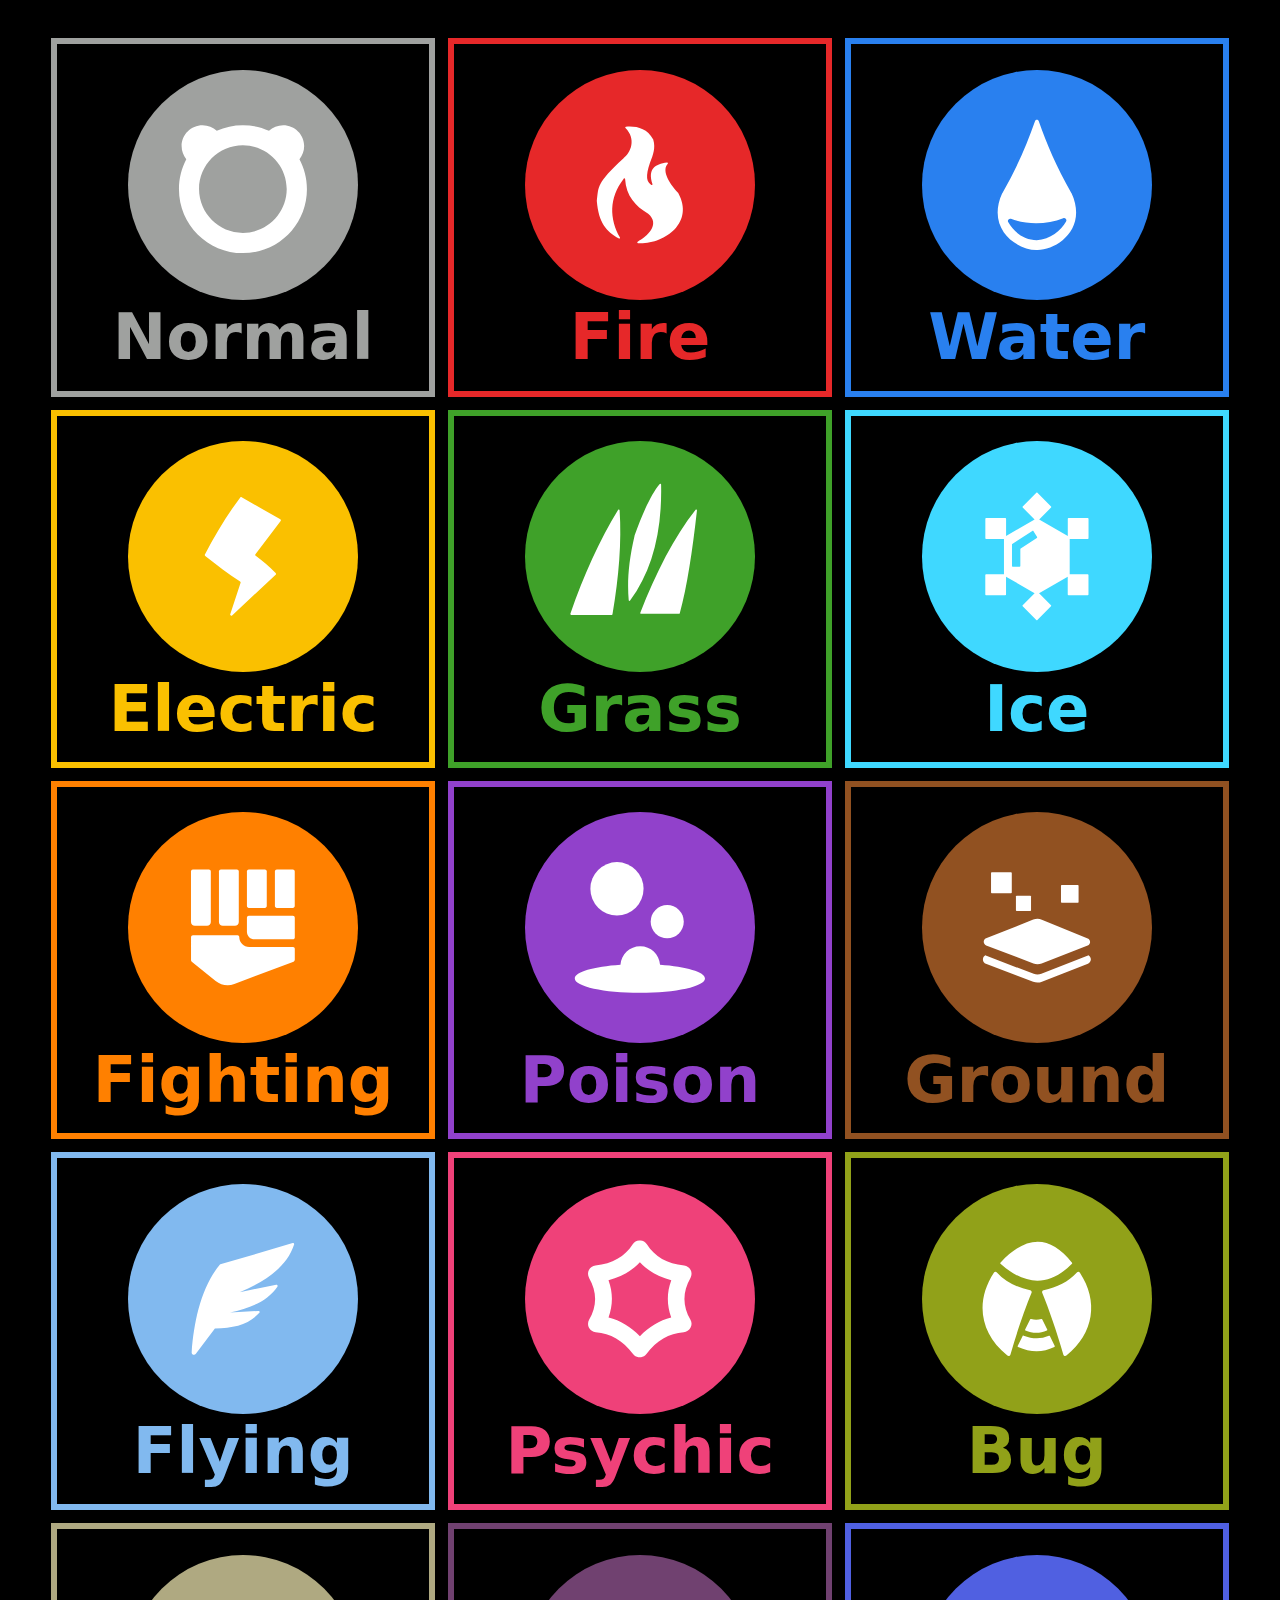
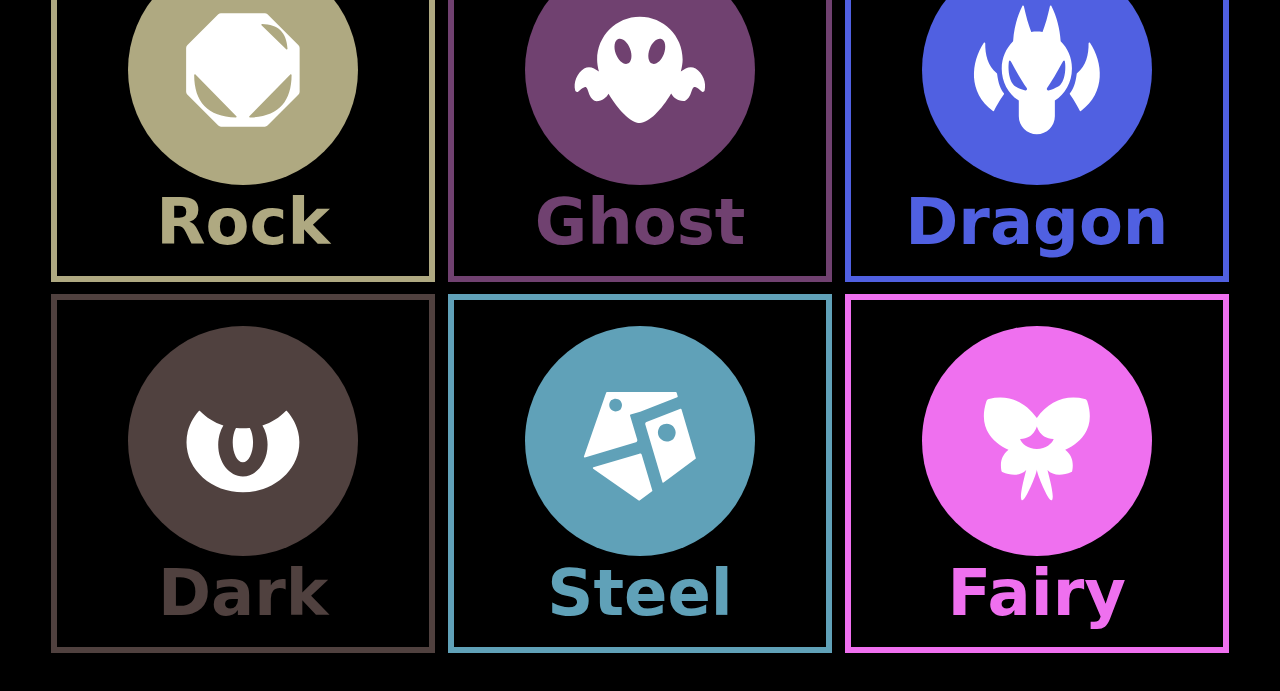
<file: index.html>
<!DOCTYPE html>
<html lang='en'>
<head>
  <meta charset='UTF-8'>
  <meta name='viewport' content='width=device-width, initial-scale=1.0'>
  <title>Gengar's Type Chart</title>
  <!--
  Type Chart data thanks to: https://pokemondb.net/type
  SVG icons thanks to: https://github.com/Elginive/pokemon-type-icons
  -->
  <link rel="icon" href="data:image/svg+xml,<svg xmlns='http://www.w3.org/2000/svg' viewBox='0 0 100 100'><text y='.9em' font-size='90'>😈</text></svg>">
  <link rel='stylesheet' href='style.css'>
</head>
<body>
  <details name='type' class='normal'>
    <summary></summary>
    <div class='details bottom'>
      <div class='scrolldetails'>
        <div class='defending'>
          <div class='strong'>
            <div class='fighting against'></div>
          </div>
          <div class='nothing'>
            <div class='ghost against'></div>
          </div>
        </div>
        <div class='attacking'>
          <div class='weak'>
            <div class='rock against'></div>
            <div class='steel against'></div>
          </div>
          <div class='nothing'>
            <div class='ghost against'></div>
          </div>
        </div>
      </div>
    </div>
  </details>
  <details name='type' class='fire'>
    <summary></summary>
    <div class='details bottom'>
      <div class='scrolldetails'>
        <div class='defending'>
          <div class='strong'>
            <div class='water against'></div>
            <div class='ground against'></div>
            <div class='rock against'></div>
          </div>
          <div class='weak'>
            <div class='fire against'></div>
            <div class='grass against'></div>
            <div class='ice against'></div>
            <div class='bug against'></div>
            <div class='steel against'></div>
            <div class='fairy against'></div>
          </div>
        </div>
        <div class='attacking'>
          <div class='strong'>
            <div class='grass against'></div>
            <div class='ice against'></div>
            <div class='bug against'></div>
            <div class='steel against'></div>
          </div>
          <div class='weak'>
            <div class='fire against'></div>
            <div class='water against'></div>
            <div class='rock against'></div>
            <div class='dragon against'></div>
          </div>
        </div>
      </div>
    </div>
  </details>
  <details name='type' class='water'>
    <summary></summary>
    <div class='details bottom'>
      <div class='scrolldetails'>
        <div class='defending'>
          <div class='strong'>
            <div class='electric against'></div>
            <div class='grass against'></div>
          </div>
          <div class='weak'>
            <div class='fire against'></div>
            <div class='water against'></div>
            <div class='ice against'></div>
            <div class='steel against'></div>
          </div>
        </div>
        <div class='attacking'>
          <div class='strong'>
            <div class='fire against'></div>
            <div class='ground against'></div>
            <div class='rock against'></div>
          </div>
          <div class='weak'>
            <div class='water against'></div>
            <div class='grass against'></div>
            <div class='dragon against'></div>
          </div>
        </div>
      </div>
    </div>
  </details>
  <details name='type' class='electric'>
    <summary></summary>
    <div class='details bottom'>
      <div class='scrolldetails'>
        <div class='defending'>
          <div class='strong'>
            <div class='ground against'></div>
          </div>
          <div class='weak'>
            <div class='electric against'></div>
            <div class='flying against'></div>
            <div class='steel against'></div>
          </div>
        </div>
        <div class='attacking'>
          <div class='strong'>
            <div class='water against'></div>
            <div class='flying against'></div>
          </div>
          <div class='weak'>
            <div class='electric against'></div>
            <div class='grass against'></div>
            <div class='dragon against'></div>
          </div>
          <div class='nothing'>
            <div class='ground against'></div>
          </div>
        </div>
      </div>
    </div>
  </details>
  <details name='type' class='grass'>
    <summary></summary>
    <div class='details bottom'>
      <div class='scrolldetails'>
        <div class='defending'>
          <div class='strong'>
            <div class='fire against'></div>
            <div class='ice against'></div>
            <div class='poison against'></div>
            <div class='flying against'></div>
            <div class='bug against'></div>
          </div>
          <div class='weak'>
            <div class='water against'></div>
            <div class='electric against'></div>
            <div class='grass against'></div>
            <div class='ground against'></div>
          </div>
        </div>
        <div class='attacking'>
          <div class='strong'>
            <div class='water against'></div>
            <div class='ground against'></div>
            <div class='rock against'></div>
          </div>
          <div class='weak'>
            <div class='fire against'></div>
            <div class='grass against'></div>
            <div class='poison against'></div>
            <div class='flying against'></div>
            <div class='bug against'></div>
            <div class='dragon against'></div>
            <div class='steel against'></div>
          </div>
        </div>
      </div>
    </div>
  </details>
  <details name='type' class='ice'>
    <summary></summary>
    <div class='details bottom'>
      <div class='scrolldetails'>
        <div class='defending'>
          <div class='strong'>
            <div class='fire against'></div>
            <div class='fighting against'></div>
            <div class='rock against'></div>
            <div class='steel against'></div>
          </div>
          <div class='weak'>
            <div class='ice against'></div>
          </div>
        </div>
        <div class='attacking'>
          <div class='strong'>
            <div class='grass against'></div>
            <div class='ground against'></div>
            <div class='flying against'></div>
            <div class='dragon against'></div>
          </div>
          <div class='weak'>
            <div class='fire against'></div>
            <div class='water against'></div>
            <div class='ice against'></div>
            <div class='steel against'></div>
          </div>
        </div>
      </div>
    </div>
  </details>
  <details name='type' class='fighting'>
    <summary></summary>
    <div class='details bottom'>
      <div class='scrolldetails'>
        <div class='defending'>
          <div class='strong'>
            <div class='flying against'></div>
            <div class='psychic against'></div>
            <div class='fairy against'></div>
          </div>
          <div class='weak'>
            <div class='bug against'></div>
            <div class='rock against'></div>
            <div class='dark against'></div>
          </div>
        </div>
        <div class='attacking'>
          <div class='strong'>
            <div class='normal against'></div>
            <div class='ice against'></div>
            <div class='rock against'></div>
            <div class='dark against'></div>
            <div class='steel against'></div>
          </div>
          <div class='weak'>
            <div class='poison against'></div>
            <div class='flying against'></div>
            <div class='psychic against'></div>
            <div class='bug against'></div>
            <div class='fairy against'></div>
          </div>
          <div class='nothing'>
            <div class='ghost against'></div>
          </div>
        </div>
      </div>
    </div>
  </details>
  <details name='type' class='poison'>
    <summary></summary>
    <div class='details bottom'>
      <div class='scrolldetails'>
        <div class='defending'>
          <div class='strong'>
            <div class='ground against'></div>
            <div class='psychic against'></div>
          </div>
          <div class='weak'>
            <div class='grass against'></div>
            <div class='fighting against'></div>
            <div class='poison against'></div>
            <div class='bug against'></div>
            <div class='fairy against'></div>
          </div>
        </div>
        <div class='attacking'>
          <div class='strong'>
            <div class='grass against'></div>
            <div class='fairy against'></div>
          </div>
          <div class='weak'>
            <div class='poison against'></div>
            <div class='ground against'></div>
            <div class='rock against'></div>
            <div class='ghost against'></div>
          </div>
          <div class='nothing'>
            <div class='steel against'></div>
          </div>
        </div>
      </div>
    </div>
  </details>
  <details name='type' class='ground'>
    <summary></summary>
    <div class='details bottom'>
      <div class='scrolldetails'>
        <div class='defending'>
          <div class='strong'>
            <div class='water against'></div>
            <div class='grass against'></div>
            <div class='ice against'></div>
          </div>
          <div class='weak'>
            <div class='poison against'></div>
            <div class='rock against'></div>
          </div>
          <div class='nothing'>
            <div class='electric against'></div>
          </div>
        </div>
        <div class='attacking'>
          <div class='strong'>
            <div class='fire against'></div>
            <div class='electric against'></div>
            <div class='poison against'></div>
            <div class='rock against'></div>
            <div class='steel against'></div>
          </div>
          <div class='weak'>
            <div class='grass against'></div>
            <div class='bug against'></div>
          </div>
          <div class='nothing'>
            <div class='flying against'></div>
          </div>
        </div>
      </div>
    </div>
  </details>
  <details name='type' class='flying'>
    <summary></summary>
    <div class='details top'>
      <div class='scrolldetails'>
        <div class='defending'>
          <div class='strong'>
            <div class='electric against'></div>
            <div class='ice against'></div>
            <div class='rock against'></div>
          </div>
          <div class='weak'>
            <div class='grass against'></div>
            <div class='fighting against'></div>
            <div class='bug against'></div>
          </div>
          <div class='nothing'>
            <div class='ground against'></div>
          </div>
        </div>
        <div class='attacking'>
          <div class='strong'>
            <div class='grass against'></div>
            <div class='fighting against'></div>
            <div class='bug against'></div>
          </div>
          <div class='weak'>
            <div class='electric against'></div>
            <div class='rock against'></div>
            <div class='steel against'></div>
          </div>
        </div>
      </div>
    </div>
  </details>
  <details name='type' class='psychic'>
    <summary></summary>
    <div class='details top'>
      <div class='scrolldetails'>
        <div class='defending'>
          <div class='strong'>
            <div class='bug against'></div>
            <div class='ghost against'></div>
            <div class='dark against'></div>
          </div>
          <div class='weak'>
            <div class='fighting against'></div>
            <div class='psychic against'></div>
          </div>
        </div>
        <div class='attacking'>
          <div class='strong'>
            <div class='fighting against'></div>
            <div class='poison against'></div>
          </div>
          <div class='weak'>
            <div class='psychic against'></div>
            <div class='steel against'></div>
          </div>
          <div class='nothing'>
            <div class='dark against'></div>
          </div>
        </div>
      </div>
    </div>
  </details>
  <details name='type' class='bug'>
    <summary></summary>
    <div class='details top'>
      <div class='scrolldetails'>
        <div class='defending'>
          <div class='strong'>
            <div class='fire against'></div>
            <div class='flying against'></div>
            <div class='rock against'></div>
          </div>
          <div class='weak'>
            <div class='grass against'></div>
            <div class='fighting against'></div>
            <div class='ground against'></div>
          </div>
        </div>
        <div class='attacking'>
          <div class='strong'>
            <div class='grass against'></div>
            <div class='psychic against'></div>
            <div class='dark against'></div>
          </div>
          <div class='weak'>
            <div class='fire against'></div>
            <div class='fighting against'></div>
            <div class='poison against'></div>
            <div class='flying against'></div>
            <div class='ghost against'></div>
            <div class='steel against'></div>
            <div class='fairy against'></div>
          </div>
        </div>
      </div>
    </div>
  </details>
  <details name='type' class='rock'>
    <summary></summary>
    <div class='details top'>
      <div class='scrolldetails'>
        <div class='defending'>
          <div class='strong'>
            <div class='water against'></div>
            <div class='grass against'></div>
            <div class='fighting against'></div>
            <div class='ground against'></div>
            <div class='steel against'></div>
          </div>
          <div class='weak'>
            <div class='normal against'></div>
            <div class='fire against'></div>
            <div class='poison against'></div>
            <div class='flying against'></div>
          </div>
        </div>
        <div class='attacking'>
          <div class='strong'>
            <div class='fire against'></div>
            <div class='ice against'></div>
            <div class='flying against'></div>
            <div class='bug against'></div>
          </div>
          <div class='weak'>
            <div class='fighting against'></div>
            <div class='ground against'></div>
            <div class='steel against'></div>
          </div>
        </div>
      </div>
    </div>
  </details>
  <details name='type' class='ghost'>
    <summary></summary>
    <div class='details top'>
      <div class='scrolldetails'>
        <div class='defending'>
          <div class='strong'>
            <div class='ghost against'></div>
            <div class='dark against'></div>
          </div>
          <div class='weak'>
            <div class='poison against'></div>
            <div class='bug against'></div>
          </div>
          <div class='nothing'>
            <div class='normal against'></div>
            <div class='fighting against'></div>
          </div>
        </div>
        <div class='attacking'>
          <div class='strong'>
            <div class='psychic against'></div>
            <div class='ghost against'></div>
          </div>
          <div class='weak'>
            <div class='dark against'></div>
          </div>
          <div class='nothing'>
            <div class='normal against'></div>
          </div>
        </div>
      </div>
    </div>
  </details>
  <details name='type' class='dragon'>
    <summary></summary>
    <div class='details top'>
      <div class='scrolldetails'>
        <div class='defending'>
          <div class='strong'>
            <div class='ice against'></div>
            <div class='dragon against'></div>
            <div class='fairy against'></div>
          </div>
          <div class='weak'>
            <div class='fire against'></div>
            <div class='water against'></div>
            <div class='electric against'></div>
            <div class='grass against'></div>
          </div>
        </div>
        <div class='attacking'>
          <div class='strong'>
            <div class='dragon against'></div>
          </div>
          <div class='weak'>
            <div class='steel against'></div>
          </div>
          <div class='nothing'>
            <div class='fairy against'></div>
          </div>
        </div>
      </div>
    </div>
  </details>
  <details name='type' class='dark'>
    <summary></summary>
    <div class='details top'>
      <div class='scrolldetails'>
        <div class='defending'>
          <div class='strong'>
            <div class='fighting against'></div>
            <div class='bug against'></div>
            <div class='fairy against'></div>
          </div>
          <div class='weak'>
            <div class='ghost against'></div>
            <div class='dark against'></div>
          </div>
          <div class='nothing'>
            <div class='psychic against'></div>
          </div>
        </div>
        <div class='attacking'>
          <div class='strong'>
            <div class='psychic against'></div>
            <div class='ghost against'></div>
          </div>
          <div class='weak'>
            <div class='fighting against'></div>
            <div class='dark against'></div>
            <div class='fairy against'></div>
          </div>
        </div>
      </div>
    </div>
  </details>
  <details name='type' class='steel'>
    <summary></summary>
    <div class='details top'>
      <div class='scrolldetails'>
        <div class='defending'>
          <div class='strong'>
            <div class='fire against'></div>
            <div class='fighting against'></div>
            <div class='ground against'></div>
          </div>
          <div class='weak'>
            <div class='normal against'></div>
            <div class='grass against'></div>
            <div class='ice against'></div>
            <div class='flying against'></div>
            <div class='psychic against'></div>
            <div class='bug against'></div>
            <div class='rock against'></div>
            <div class='dragon against'></div>
            <div class='steel against'></div>
            <div class='fairy against'></div>
          </div>
          <div class='nothing'>
            <div class='poison against'></div>
          </div>
        </div>
        <div class='attacking'>
          <div class='strong'>
            <div class='ice against'></div>
            <div class='rock against'></div>
            <div class='fairy against'></div>
          </div>
          <div class='weak'>
            <div class='fire against'></div>
            <div class='water against'></div>
            <div class='electric against'></div>
            <div class='steel against'></div>
          </div>
        </div>
      </div>
    </div>
  </details>
  <details name='type' class='fairy'>
    <summary></summary>
    <div class='details top'>
      <div class='scrolldetails'>
        <div class='defending'>
          <div class='strong'>
            <div class='poison against'></div>
            <div class='steel against'></div>
          </div>
          <div class='weak'>
            <div class='fighting against'></div>
            <div class='bug against'></div>
            <div class='dark against'></div>
          </div>
          <div class='nothing'>
            <div class='dragon against'></div>
          </div>
        </div>
        <div class='attacking'>
          <div class='strong'>
            <div class='fighting against'></div>
            <div class='dragon against'></div>
            <div class='dark against'></div>
          </div>
          <div class='weak'>
            <div class='fire against'></div>
            <div class='poison against'></div>
            <div class='steel against'></div>
          </div>
        </div>
      </div>
    </div>
  </details>
</body>
</html>
</file>
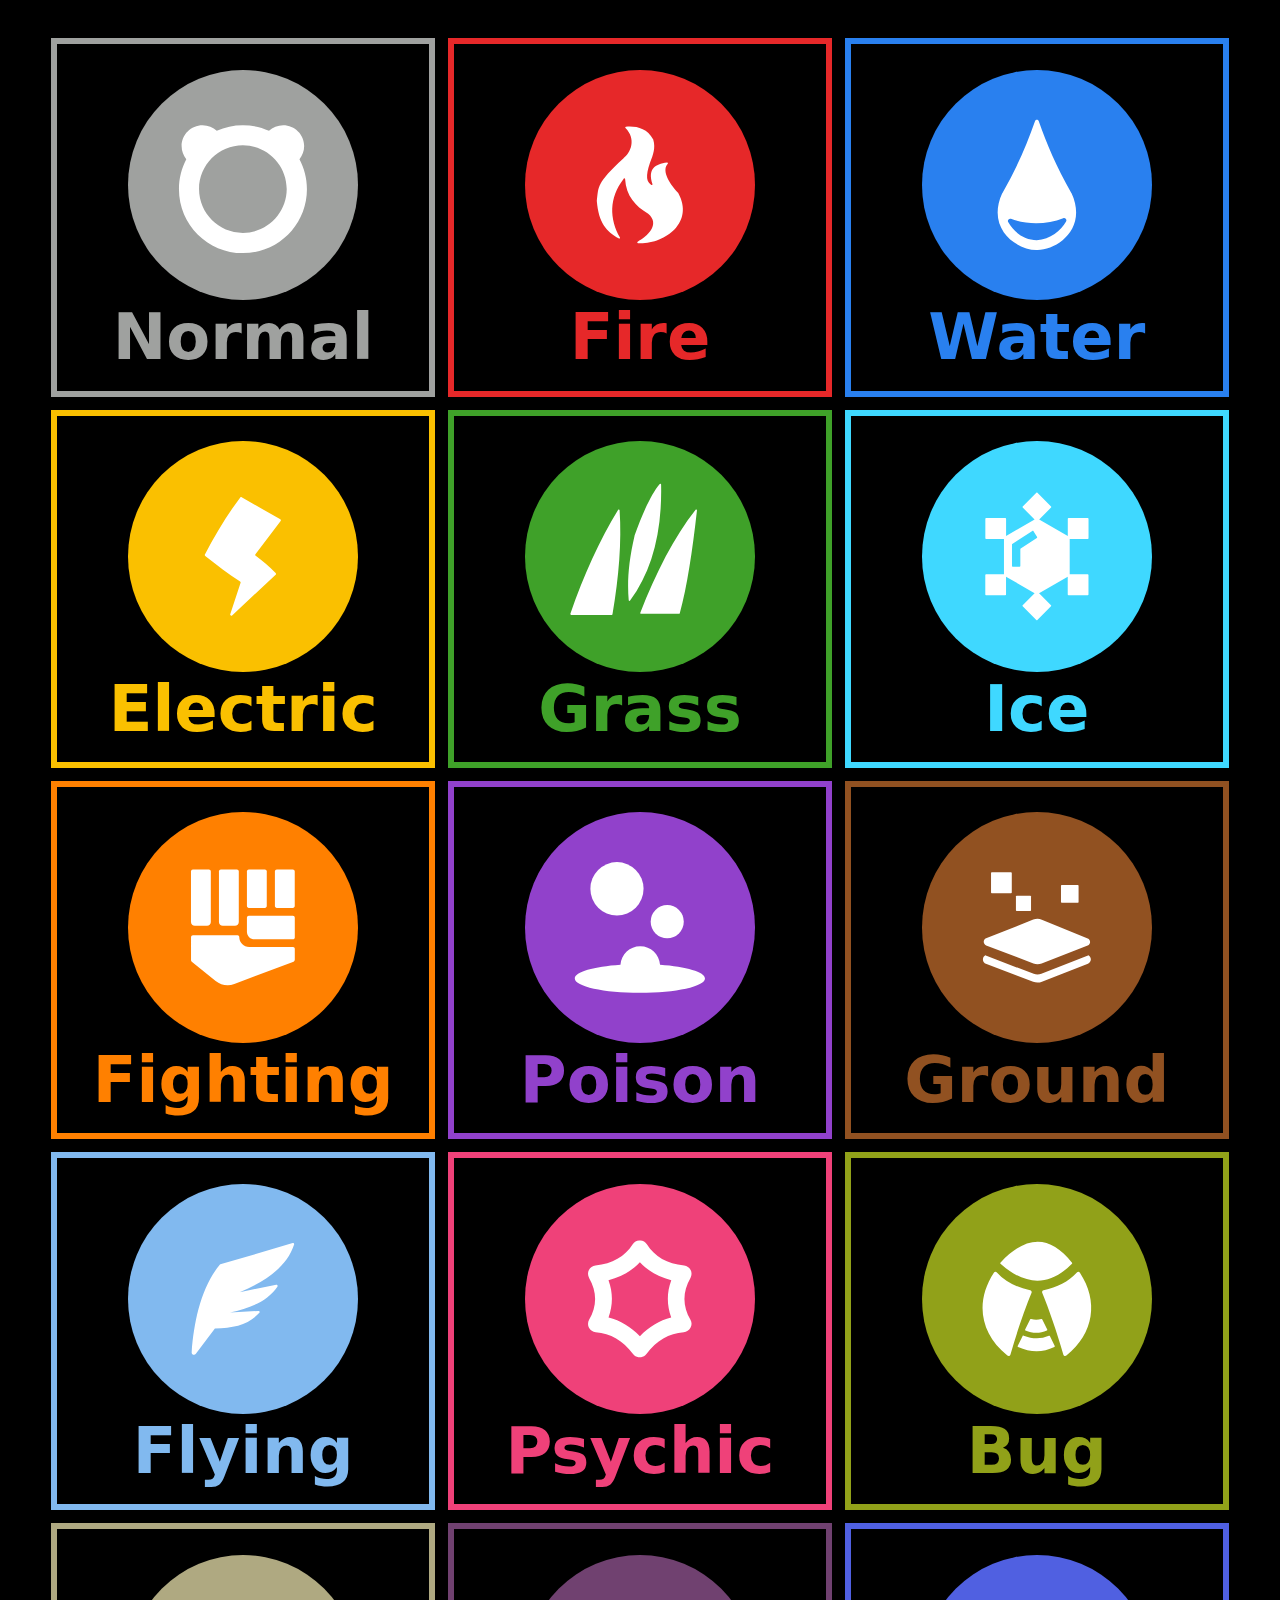
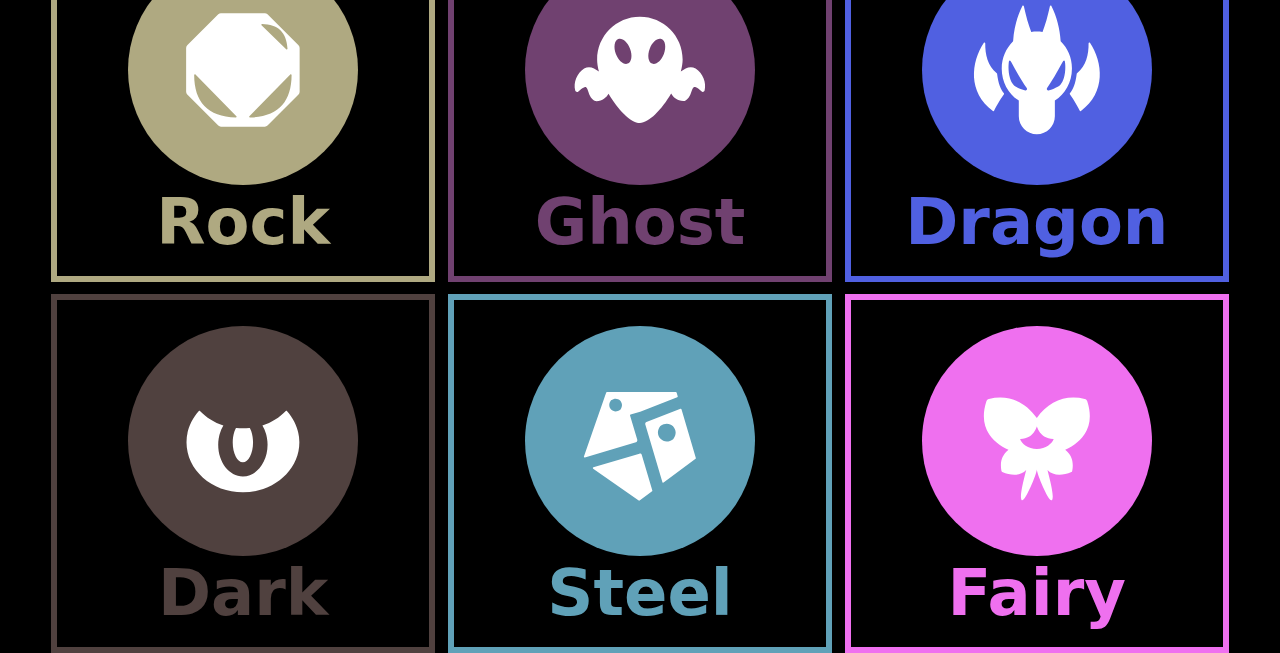
<file: docs/index.html>
<!DOCTYPE html>
<html lang='en'>
<head>
  <meta charset='UTF-8'>
  <meta name='viewport' content='width=device-width, initial-scale=1.0'>
  <title>Gengar's Type Chart</title>
  <!--
  Type Chart data thanks to: https://pokemondb.net/type
  SVG icons thanks to: https://github.com/Elginive/pokemon-type-icons
  -->
  <link rel="icon" href="data:image/svg+xml,<svg xmlns='http://www.w3.org/2000/svg' viewBox='0 0 100 100'><text y='.9em' font-size='90'>😈</text></svg>">
  <style>
*, *::before, *::after {
    box-sizing: border-box;
    font-family: system-ui;
}
body { 
    margin: 0; padding: 0;
    background: black;
    overscroll-behavior: contain;
}
main, section, aside {
    position: absolute;
    top: 0; left: 0;
}
main, section {
    padding-top: 3dvw;
    display: flex;
    flex-direction: row;
    flex-wrap: wrap;
    justify-content: center;
    gap: 1dvw;
}
section {
    display: none;
    --first-name: var(--name);
    --first-color: var(--color);
}
section:target, section:has(aside:target) {
    display: flex;
}
aside {
    display: none;
    width: 100dvw;
    height: 100dvh;
    border: 3dvw solid black;
    padding: 1dvw;
    background: linear-gradient(to bottom right, var(--first-color), var(--color));
    color: white;
    --type: var(--first-name) '/' var(--name)  
}
aside.only {
    --type: var(--first-name)
}
aside:target {
    display: block;
}
a.type {
    display: block;
    text-decoration: none;
    width: 30dvw; height: 28dvw;
    border: 0.5dvw solid var(--color);
    background-color: black;
    color: var(--color);
}
a.type.only {
    background-color: var(--color);
    color: white;
}
a.type::before {
    content: "";
    display: block;
    background-image: var(--icon);
    background-repeat: no-repeat;
    background-position: center;
    background-size: 18dvw;
    width: 20dvw; height: 18dvw;
    margin: 2dvw auto;
}
a.type::after {
    content: var(--name);
    display: block;
    text-align: center;
    font-weight: bold;
    font-size: 5dvw;
    margin-top: -2dvw;
}
a.reset {
    position: absolute;
    display: block;
    top: 1dvw; right: 1dvw;
    width: 6dvw; height: 6dvw;
    background-image: url("data:image/svg+xml,<svg version='1.1' xmlns='http://www.w3.org/2000/svg' viewBox='0 0 64 64'><rect width='64' height='64' fill='black'/><path d='M 12 12 L 52 52 M 52 12 L 12 52' stroke='red' stroke-width='8' stroke-linecap='round'/></svg>");
    background-size: cover;
}
div.defending, div.attacking {
    filter: drop-shadow(0 0 1px black);
}
div.defending::before { content: 'Against ' var(--type) ' Pokémon, these attacks are:' }
div.attacking::before { content: var(--type) ' moves against other Pokémon are:' }
div.defending::before, div.attacking::before {
    display: block;
    color: white;
    font-weight: bold;
    font-size: 3dvw;
    margin-bottom: 2dvw;
}
div.attacking {
    margin-top: 3dvw;
    padding-top: 1dvw;
    border-top: 0.5dvw solid white;
}
div.attacking>div, div.defending>div {
    padding: 1dvw;
    margin-top: 1dvw;
}
div.x400::before { content: "“Super Effective” (quadruple damage)"; }
div.x200::before { content: "“Super Effective” (double damage)"; }
div.x50::before { content: "“Not Very Effective” (half damage)";}
div.x25::before { content: "“Not Very Effective” (quarter damage)";}
div.x0::before { content: "“Have No Effect” (no damage)"; }
div.x400::before, div.x200::before, div.x50::before, div.x25::before, div.x0::before {
    display: block;
    color: white;
    margin-top: -1dvw;
    font-size: 3dvw;
}
a.move {
    display: inline-block;
    width: 14dvw; height: 14dvw;
    background-color: black;
    text-decoration: none;
    margin: 2px 0; padding: 0;
}
a.move::before {
    content: "";
    display: block;
    background-image: var(--icon);
    background-repeat: no-repeat;
    background-position: center;
    background-size: 9dvw;
    width: 9dvw; height: 9dvw;
    margin: 1dvw auto;
}
a.move::after {
    content: var(--name);
    color: var(--color);
    display: block;
    text-align: center;
    font-weight: bold;
    font-size: 2.5dvw;
    margin-top: -1dvw;
}
.normal {
    --name: 'Normal';
    --color: #9fa19f;
    --icon: url([data-uri])
}
.fire {
    --name: 'Fire';
    --color: #e62829;
    --icon: url([data-uri])
}
.water {
    --name: 'Water';
    --color: #2980ef;
    --icon: url([data-uri])
}
.electric {
    --name: 'Electric';
    --color: #fac000;
    --icon: url([data-uri])
}
.grass {
    --name: 'Grass';
    --color: #3fa129;
    --icon: url([data-uri])
}
.ice {
    --name: 'Ice';
    --color: #3fd8ff;
    --icon: url([data-uri])
}
.fighting {
    --name: 'Fighting';
    --color: #ff8000;
    --icon: url([data-uri])
}
.poison {
    --name: 'Poison';
    --color: #9141cb;
    --icon: url([data-uri])
}
.ground {
    --name: 'Ground';
    --color: #915121;
    --icon: url([data-uri])
}
.flying {
    --name: 'Flying';
    --color: #81b9ef;
    --icon: url([data-uri])
}
.psychic {
    --name: 'Psychic';
    --color: #ef4179;
    --icon: url([data-uri])
}
.bug {
    --name: 'Bug';
    --color: #91a119;
    --icon: url([data-uri])
}
.rock {
    --name: 'Rock';
    --color: #afa981;
    --icon: url([data-uri])
}
.ghost {
    --name: 'Ghost';
    --color: #704170;
    --icon: url([data-uri])
}
.dragon {
    --name: 'Dragon';
    --color: #5060e1;
    --icon: url([data-uri])
}
.dark {
    --name: 'Dark';
    --color: #50413f;
    --icon: url([data-uri])
}
.steel {
    --name: 'Steel';
    --color: #60a1b8;
    --icon: url([data-uri])
}
.fairy {
    --name: 'Fairy';
    --color: #ef70ef;
    --icon: url([data-uri])
}
  </style>
</head>
<body>
<main>
  <a class='normal type' href='#normal'></a>
  <a class='fire type' href='#fire'></a>
  <a class='water type' href='#water'></a>
  <a class='electric type' href='#electric'></a>
  <a class='grass type' href='#grass'></a>
  <a class='ice type' href='#ice'></a>
  <a class='fighting type' href='#fighting'></a>
  <a class='poison type' href='#poison'></a>
  <a class='ground type' href='#ground'></a>
  <a class='flying type' href='#flying'></a>
  <a class='psychic type' href='#psychic'></a>
  <a class='bug type' href='#bug'></a>
  <a class='rock type' href='#rock'></a>
  <a class='ghost type' href='#ghost'></a>
  <a class='dragon type' href='#dragon'></a>
  <a class='dark type' href='#dark'></a>
  <a class='steel type' href='#steel'></a>
  <a class='fairy type' href='#fairy'></a>
</main>
<section id='normal' class='normal'>
  <a class='normal only type' href='#normal-normal'></a>
  <aside id='normal-normal' class='normal only'>
    <div class='defending'>
      <div class='x200'>
        <a class='fighting move' href='#fighting-fighting'></a>
      </div>
      <div class='x0'>
        <a class='ghost move' href='#ghost-ghost'></a>
      </div>
    </div>
    <div class='attacking'>
      <div class='x50'>
        <a class='rock move' href='#rock-rock'></a>
        <a class='steel move' href='#steel-steel'></a>
      </div>
      <div class='x0'>
        <a class='ghost move' href='#ghost-ghost'></a>
      </div>
    </div>
    <a class='reset' href='#'></a>
  </aside>
  <a class='fire type' href='#normal-fire'></a>
  <aside id='normal-fire' class='fire'>
    <div class='defending'>
      <div class='x200'>
        <a class='water move' href='#water-water'></a>
        <a class='fighting move' href='#fighting-fighting'></a>
        <a class='ground move' href='#ground-ground'></a>
        <a class='rock move' href='#rock-rock'></a>
      </div>
      <div class='x50'>
        <a class='fire move' href='#fire-fire'></a>
        <a class='grass move' href='#grass-grass'></a>
        <a class='ice move' href='#ice-ice'></a>
        <a class='bug move' href='#bug-bug'></a>
        <a class='steel move' href='#steel-steel'></a>
        <a class='fairy move' href='#fairy-fairy'></a>
      </div>
      <div class='x0'>
        <a class='ghost move' href='#ghost-ghost'></a>
      </div>
    </div>
    <a class='reset' href='#'></a>
  </aside>
  <a class='water type' href='#normal-water'></a>
  <aside id='normal-water' class='water'>
    <div class='defending'>
      <div class='x200'>
        <a class='electric move' href='#electric-electric'></a>
        <a class='grass move' href='#grass-grass'></a>
        <a class='fighting move' href='#fighting-fighting'></a>
      </div>
      <div class='x50'>
        <a class='fire move' href='#fire-fire'></a>
        <a class='water move' href='#water-water'></a>
        <a class='ice move' href='#ice-ice'></a>
        <a class='steel move' href='#steel-steel'></a>
      </div>
      <div class='x0'>
        <a class='ghost move' href='#ghost-ghost'></a>
      </div>
    </div>
    <a class='reset' href='#'></a>
  </aside>
  <a class='electric type' href='#normal-electric'></a>
  <aside id='normal-electric' class='electric'>
    <div class='defending'>
      <div class='x200'>
        <a class='fighting move' href='#fighting-fighting'></a>
        <a class='ground move' href='#ground-ground'></a>
      </div>
      <div class='x50'>
        <a class='electric move' href='#electric-electric'></a>
        <a class='flying move' href='#flying-flying'></a>
        <a class='steel move' href='#steel-steel'></a>
      </div>
      <div class='x0'>
        <a class='ghost move' href='#ghost-ghost'></a>
      </div>
    </div>
    <a class='reset' href='#'></a>
  </aside>
  <a class='grass type' href='#normal-grass'></a>
  <aside id='normal-grass' class='grass'>
    <div class='defending'>
      <div class='x200'>
        <a class='fire move' href='#fire-fire'></a>
        <a class='ice move' href='#ice-ice'></a>
        <a class='fighting move' href='#fighting-fighting'></a>
        <a class='poison move' href='#poison-poison'></a>
        <a class='flying move' href='#flying-flying'></a>
        <a class='bug move' href='#bug-bug'></a>
      </div>
      <div class='x50'>
        <a class='water move' href='#water-water'></a>
        <a class='electric move' href='#electric-electric'></a>
        <a class='grass move' href='#grass-grass'></a>
        <a class='ground move' href='#ground-ground'></a>
      </div>
      <div class='x0'>
        <a class='ghost move' href='#ghost-ghost'></a>
      </div>
    </div>
    <a class='reset' href='#'></a>
  </aside>
  <a class='ice type' href='#normal-ice'></a>
  <aside id='normal-ice' class='ice'>
    <div class='defending'>
      <div class='x400'>
        <a class='fighting move' href='#fighting-fighting'></a>
      </div>
      <div class='x200'>
        <a class='fire move' href='#fire-fire'></a>
        <a class='rock move' href='#rock-rock'></a>
        <a class='steel move' href='#steel-steel'></a>
      </div>
      <div class='x50'>
        <a class='ice move' href='#ice-ice'></a>
      </div>
      <div class='x0'>
        <a class='ghost move' href='#ghost-ghost'></a>
      </div>
    </div>
    <a class='reset' href='#'></a>
  </aside>
  <a class='fighting type' href='#normal-fighting'></a>
  <aside id='normal-fighting' class='fighting'>
    <div class='defending'>
      <div class='x200'>
        <a class='fighting move' href='#fighting-fighting'></a>
        <a class='flying move' href='#flying-flying'></a>
        <a class='psychic move' href='#psychic-psychic'></a>
        <a class='fairy move' href='#fairy-fairy'></a>
      </div>
      <div class='x50'>
        <a class='bug move' href='#bug-bug'></a>
        <a class='rock move' href='#rock-rock'></a>
        <a class='dark move' href='#dark-dark'></a>
      </div>
      <div class='x0'>
        <a class='ghost move' href='#ghost-ghost'></a>
      </div>
    </div>
    <a class='reset' href='#'></a>
  </aside>
  <a class='poison type' href='#normal-poison'></a>
  <aside id='normal-poison' class='poison'>
    <div class='defending'>
      <div class='x200'>
        <a class='ground move' href='#ground-ground'></a>
        <a class='psychic move' href='#psychic-psychic'></a>
      </div>
      <div class='x50'>
        <a class='grass move' href='#grass-grass'></a>
        <a class='poison move' href='#poison-poison'></a>
        <a class='bug move' href='#bug-bug'></a>
        <a class='fairy move' href='#fairy-fairy'></a>
      </div>
      <div class='x0'>
        <a class='ghost move' href='#ghost-ghost'></a>
      </div>
    </div>
    <a class='reset' href='#'></a>
  </aside>
  <a class='ground type' href='#normal-ground'></a>
  <aside id='normal-ground' class='ground'>
    <div class='defending'>
      <div class='x200'>
        <a class='water move' href='#water-water'></a>
        <a class='grass move' href='#grass-grass'></a>
        <a class='ice move' href='#ice-ice'></a>
        <a class='fighting move' href='#fighting-fighting'></a>
      </div>
      <div class='x50'>
        <a class='poison move' href='#poison-poison'></a>
        <a class='rock move' href='#rock-rock'></a>
      </div>
      <div class='x0'>
        <a class='electric move' href='#electric-electric'></a>
        <a class='ghost move' href='#ghost-ghost'></a>
      </div>
    </div>
    <a class='reset' href='#'></a>
  </aside>
  <a class='flying type' href='#normal-flying'></a>
  <aside id='normal-flying' class='flying'>
    <div class='defending'>
      <div class='x200'>
        <a class='electric move' href='#electric-electric'></a>
        <a class='ice move' href='#ice-ice'></a>
        <a class='rock move' href='#rock-rock'></a>
      </div>
      <div class='x50'>
        <a class='grass move' href='#grass-grass'></a>
        <a class='bug move' href='#bug-bug'></a>
      </div>
      <div class='x0'>
        <a class='ground move' href='#ground-ground'></a>
        <a class='ghost move' href='#ghost-ghost'></a>
      </div>
    </div>
    <a class='reset' href='#'></a>
  </aside>
  <a class='psychic type' href='#normal-psychic'></a>
  <aside id='normal-psychic' class='psychic'>
    <div class='defending'>
      <div class='x200'>
        <a class='bug move' href='#bug-bug'></a>
        <a class='dark move' href='#dark-dark'></a>
      </div>
      <div class='x50'>
        <a class='psychic move' href='#psychic-psychic'></a>
      </div>
      <div class='x0'>
        <a class='ghost move' href='#ghost-ghost'></a>
      </div>
    </div>
    <a class='reset' href='#'></a>
  </aside>
  <a class='bug type' href='#normal-bug'></a>
  <aside id='normal-bug' class='bug'>
    <div class='defending'>
      <div class='x200'>
        <a class='fire move' href='#fire-fire'></a>
        <a class='flying move' href='#flying-flying'></a>
        <a class='rock move' href='#rock-rock'></a>
      </div>
      <div class='x50'>
        <a class='grass move' href='#grass-grass'></a>
        <a class='ground move' href='#ground-ground'></a>
      </div>
      <div class='x0'>
        <a class='ghost move' href='#ghost-ghost'></a>
      </div>
    </div>
    <a class='reset' href='#'></a>
  </aside>
  <a class='rock type' href='#normal-rock'></a>
  <aside id='normal-rock' class='rock'>
    <div class='defending'>
      <div class='x400'>
        <a class='fighting move' href='#fighting-fighting'></a>
      </div>
      <div class='x200'>
        <a class='water move' href='#water-water'></a>
        <a class='grass move' href='#grass-grass'></a>
        <a class='ground move' href='#ground-ground'></a>
        <a class='steel move' href='#steel-steel'></a>
      </div>
      <div class='x50'>
        <a class='normal move' href='#normal-normal'></a>
        <a class='fire move' href='#fire-fire'></a>
        <a class='poison move' href='#poison-poison'></a>
        <a class='flying move' href='#flying-flying'></a>
      </div>
      <div class='x0'>
        <a class='ghost move' href='#ghost-ghost'></a>
      </div>
    </div>
    <a class='reset' href='#'></a>
  </aside>
  <a class='ghost type' href='#normal-ghost'></a>
  <aside id='normal-ghost' class='ghost'>
    <div class='defending'>
      <div class='x200'>
        <a class='dark move' href='#dark-dark'></a>
      </div>
      <div class='x50'>
        <a class='poison move' href='#poison-poison'></a>
        <a class='bug move' href='#bug-bug'></a>
      </div>
      <div class='x0'>
        <a class='normal move' href='#normal-normal'></a>
        <a class='fighting move' href='#fighting-fighting'></a>
        <a class='ghost move' href='#ghost-ghost'></a>
      </div>
    </div>
    <a class='reset' href='#'></a>
  </aside>
  <a class='dragon type' href='#normal-dragon'></a>
  <aside id='normal-dragon' class='dragon'>
    <div class='defending'>
      <div class='x200'>
        <a class='ice move' href='#ice-ice'></a>
        <a class='fighting move' href='#fighting-fighting'></a>
        <a class='dragon move' href='#dragon-dragon'></a>
        <a class='fairy move' href='#fairy-fairy'></a>
      </div>
      <div class='x50'>
        <a class='fire move' href='#fire-fire'></a>
        <a class='water move' href='#water-water'></a>
        <a class='electric move' href='#electric-electric'></a>
        <a class='grass move' href='#grass-grass'></a>
      </div>
      <div class='x0'>
        <a class='ghost move' href='#ghost-ghost'></a>
      </div>
    </div>
    <a class='reset' href='#'></a>
  </aside>
  <a class='dark type' href='#normal-dark'></a>
  <aside id='normal-dark' class='dark'>
    <div class='defending'>
      <div class='x400'>
        <a class='fighting move' href='#fighting-fighting'></a>
      </div>
      <div class='x200'>
        <a class='bug move' href='#bug-bug'></a>
        <a class='fairy move' href='#fairy-fairy'></a>
      </div>
      <div class='x50'>
        <a class='dark move' href='#dark-dark'></a>
      </div>
      <div class='x0'>
        <a class='psychic move' href='#psychic-psychic'></a>
        <a class='ghost move' href='#ghost-ghost'></a>
      </div>
    </div>
    <a class='reset' href='#'></a>
  </aside>
  <a class='steel type' href='#normal-steel'></a>
  <aside id='normal-steel' class='steel'>
    <div class='defending'>
      <div class='x400'>
        <a class='fighting move' href='#fighting-fighting'></a>
      </div>
      <div class='x200'>
        <a class='fire move' href='#fire-fire'></a>
        <a class='ground move' href='#ground-ground'></a>
      </div>
      <div class='x50'>
        <a class='normal move' href='#normal-normal'></a>
        <a class='grass move' href='#grass-grass'></a>
        <a class='ice move' href='#ice-ice'></a>
        <a class='flying move' href='#flying-flying'></a>
        <a class='psychic move' href='#psychic-psychic'></a>
        <a class='bug move' href='#bug-bug'></a>
        <a class='rock move' href='#rock-rock'></a>
        <a class='dragon move' href='#dragon-dragon'></a>
        <a class='steel move' href='#steel-steel'></a>
        <a class='fairy move' href='#fairy-fairy'></a>
      </div>
      <div class='x0'>
        <a class='poison move' href='#poison-poison'></a>
        <a class='ghost move' href='#ghost-ghost'></a>
      </div>
    </div>
    <a class='reset' href='#'></a>
  </aside>
  <a class='fairy type' href='#normal-fairy'></a>
  <aside id='normal-fairy' class='fairy'>
    <div class='defending'>
      <div class='x200'>
        <a class='poison move' href='#poison-poison'></a>
        <a class='steel move' href='#steel-steel'></a>
      </div>
      <div class='x50'>
        <a class='bug move' href='#bug-bug'></a>
        <a class='dark move' href='#dark-dark'></a>
      </div>
      <div class='x0'>
        <a class='ghost move' href='#ghost-ghost'></a>
        <a class='dragon move' href='#dragon-dragon'></a>
      </div>
    </div>
    <a class='reset' href='#'></a>
  </aside>
</section>
<section id='fire' class='fire'>
  <a class='normal type' href='#fire-normal'></a>
  <aside id='fire-normal' class='normal'>
    <div class='defending'>
      <div class='x200'>
        <a class='water move' href='#water-water'></a>
        <a class='fighting move' href='#fighting-fighting'></a>
        <a class='ground move' href='#ground-ground'></a>
        <a class='rock move' href='#rock-rock'></a>
      </div>
      <div class='x50'>
        <a class='fire move' href='#fire-fire'></a>
        <a class='grass move' href='#grass-grass'></a>
        <a class='ice move' href='#ice-ice'></a>
        <a class='bug move' href='#bug-bug'></a>
        <a class='steel move' href='#steel-steel'></a>
        <a class='fairy move' href='#fairy-fairy'></a>
      </div>
      <div class='x0'>
        <a class='ghost move' href='#ghost-ghost'></a>
      </div>
    </div>
    <a class='reset' href='#'></a>
  </aside>
  <a class='fire only type' href='#fire-fire'></a>
  <aside id='fire-fire' class='fire only'>
    <div class='defending'>
      <div class='x200'>
        <a class='water move' href='#water-water'></a>
        <a class='ground move' href='#ground-ground'></a>
        <a class='rock move' href='#rock-rock'></a>
      </div>
      <div class='x50'>
        <a class='fire move' href='#fire-fire'></a>
        <a class='grass move' href='#grass-grass'></a>
        <a class='ice move' href='#ice-ice'></a>
        <a class='bug move' href='#bug-bug'></a>
        <a class='steel move' href='#steel-steel'></a>
        <a class='fairy move' href='#fairy-fairy'></a>
      </div>
    </div>
    <div class='attacking'>
      <div class='x200'>
        <a class='grass move' href='#grass-grass'></a>
        <a class='ice move' href='#ice-ice'></a>
        <a class='bug move' href='#bug-bug'></a>
        <a class='steel move' href='#steel-steel'></a>
      </div>
      <div class='x50'>
        <a class='fire move' href='#fire-fire'></a>
        <a class='water move' href='#water-water'></a>
        <a class='rock move' href='#rock-rock'></a>
        <a class='dragon move' href='#dragon-dragon'></a>
      </div>
    </div>
    <a class='reset' href='#'></a>
  </aside>
  <a class='water type' href='#fire-water'></a>
  <aside id='fire-water' class='water'>
    <div class='defending'>
      <div class='x200'>
        <a class='electric move' href='#electric-electric'></a>
        <a class='ground move' href='#ground-ground'></a>
        <a class='rock move' href='#rock-rock'></a>
      </div>
      <div class='x50'>
        <a class='bug move' href='#bug-bug'></a>
        <a class='fairy move' href='#fairy-fairy'></a>
      </div>
      <div class='x25'>
        <a class='fire move' href='#fire-fire'></a>
        <a class='ice move' href='#ice-ice'></a>
        <a class='steel move' href='#steel-steel'></a>
      </div>
    </div>
    <a class='reset' href='#'></a>
  </aside>
  <a class='electric type' href='#fire-electric'></a>
  <aside id='fire-electric' class='electric'>
    <div class='defending'>
      <div class='x400'>
        <a class='ground move' href='#ground-ground'></a>
      </div>
      <div class='x200'>
        <a class='water move' href='#water-water'></a>
        <a class='rock move' href='#rock-rock'></a>
      </div>
      <div class='x50'>
        <a class='fire move' href='#fire-fire'></a>
        <a class='electric move' href='#electric-electric'></a>
        <a class='grass move' href='#grass-grass'></a>
        <a class='ice move' href='#ice-ice'></a>
        <a class='flying move' href='#flying-flying'></a>
        <a class='bug move' href='#bug-bug'></a>
        <a class='fairy move' href='#fairy-fairy'></a>
      </div>
      <div class='x25'>
        <a class='steel move' href='#steel-steel'></a>
      </div>
    </div>
    <a class='reset' href='#'></a>
  </aside>
  <a class='grass type' href='#fire-grass'></a>
  <aside id='fire-grass' class='grass'>
    <div class='defending'>
      <div class='x200'>
        <a class='poison move' href='#poison-poison'></a>
        <a class='flying move' href='#flying-flying'></a>
        <a class='rock move' href='#rock-rock'></a>
      </div>
      <div class='x50'>
        <a class='electric move' href='#electric-electric'></a>
        <a class='steel move' href='#steel-steel'></a>
        <a class='fairy move' href='#fairy-fairy'></a>
      </div>
      <div class='x25'>
        <a class='grass move' href='#grass-grass'></a>
      </div>
    </div>
    <a class='reset' href='#'></a>
  </aside>
  <a class='ice type' href='#fire-ice'></a>
  <aside id='fire-ice' class='ice'>
    <div class='defending'>
      <div class='x400'>
        <a class='rock move' href='#rock-rock'></a>
      </div>
      <div class='x200'>
        <a class='water move' href='#water-water'></a>
        <a class='fighting move' href='#fighting-fighting'></a>
        <a class='ground move' href='#ground-ground'></a>
      </div>
      <div class='x50'>
        <a class='grass move' href='#grass-grass'></a>
        <a class='bug move' href='#bug-bug'></a>
        <a class='fairy move' href='#fairy-fairy'></a>
      </div>
      <div class='x25'>
        <a class='ice move' href='#ice-ice'></a>
      </div>
    </div>
    <a class='reset' href='#'></a>
  </aside>
  <a class='fighting type' href='#fire-fighting'></a>
  <aside id='fire-fighting' class='fighting'>
    <div class='defending'>
      <div class='x200'>
        <a class='water move' href='#water-water'></a>
        <a class='ground move' href='#ground-ground'></a>
        <a class='flying move' href='#flying-flying'></a>
        <a class='psychic move' href='#psychic-psychic'></a>
      </div>
      <div class='x50'>
        <a class='fire move' href='#fire-fire'></a>
        <a class='grass move' href='#grass-grass'></a>
        <a class='ice move' href='#ice-ice'></a>
        <a class='dark move' href='#dark-dark'></a>
        <a class='steel move' href='#steel-steel'></a>
      </div>
      <div class='x25'>
        <a class='bug move' href='#bug-bug'></a>
      </div>
    </div>
    <a class='reset' href='#'></a>
  </aside>
  <a class='poison type' href='#fire-poison'></a>
  <aside id='fire-poison' class='poison'>
    <div class='defending'>
      <div class='x400'>
        <a class='ground move' href='#ground-ground'></a>
      </div>
      <div class='x200'>
        <a class='water move' href='#water-water'></a>
        <a class='psychic move' href='#psychic-psychic'></a>
        <a class='rock move' href='#rock-rock'></a>
      </div>
      <div class='x50'>
        <a class='fire move' href='#fire-fire'></a>
        <a class='ice move' href='#ice-ice'></a>
        <a class='fighting move' href='#fighting-fighting'></a>
        <a class='poison move' href='#poison-poison'></a>
        <a class='steel move' href='#steel-steel'></a>
      </div>
      <div class='x25'>
        <a class='grass move' href='#grass-grass'></a>
        <a class='bug move' href='#bug-bug'></a>
        <a class='fairy move' href='#fairy-fairy'></a>
      </div>
    </div>
    <a class='reset' href='#'></a>
  </aside>
  <a class='ground type' href='#fire-ground'></a>
  <aside id='fire-ground' class='ground'>
    <div class='defending'>
      <div class='x400'>
        <a class='water move' href='#water-water'></a>
      </div>
      <div class='x200'>
        <a class='ground move' href='#ground-ground'></a>
      </div>
      <div class='x50'>
        <a class='fire move' href='#fire-fire'></a>
        <a class='poison move' href='#poison-poison'></a>
        <a class='bug move' href='#bug-bug'></a>
        <a class='steel move' href='#steel-steel'></a>
        <a class='fairy move' href='#fairy-fairy'></a>
      </div>
      <div class='x0'>
        <a class='electric move' href='#electric-electric'></a>
      </div>
    </div>
    <a class='reset' href='#'></a>
  </aside>
  <a class='flying type' href='#fire-flying'></a>
  <aside id='fire-flying' class='flying'>
    <div class='defending'>
      <div class='x400'>
        <a class='rock move' href='#rock-rock'></a>
      </div>
      <div class='x200'>
        <a class='water move' href='#water-water'></a>
        <a class='electric move' href='#electric-electric'></a>
      </div>
      <div class='x50'>
        <a class='fire move' href='#fire-fire'></a>
        <a class='fighting move' href='#fighting-fighting'></a>
        <a class='steel move' href='#steel-steel'></a>
        <a class='fairy move' href='#fairy-fairy'></a>
      </div>
      <div class='x25'>
        <a class='grass move' href='#grass-grass'></a>
        <a class='bug move' href='#bug-bug'></a>
      </div>
      <div class='x0'>
        <a class='ground move' href='#ground-ground'></a>
      </div>
    </div>
    <a class='reset' href='#'></a>
  </aside>
  <a class='psychic type' href='#fire-psychic'></a>
  <aside id='fire-psychic' class='psychic'>
    <div class='defending'>
      <div class='x200'>
        <a class='water move' href='#water-water'></a>
        <a class='ground move' href='#ground-ground'></a>
        <a class='rock move' href='#rock-rock'></a>
        <a class='ghost move' href='#ghost-ghost'></a>
        <a class='dark move' href='#dark-dark'></a>
      </div>
      <div class='x50'>
        <a class='fire move' href='#fire-fire'></a>
        <a class='grass move' href='#grass-grass'></a>
        <a class='ice move' href='#ice-ice'></a>
        <a class='fighting move' href='#fighting-fighting'></a>
        <a class='psychic move' href='#psychic-psychic'></a>
        <a class='steel move' href='#steel-steel'></a>
        <a class='fairy move' href='#fairy-fairy'></a>
      </div>
    </div>
    <a class='reset' href='#'></a>
  </aside>
  <a class='bug type' href='#fire-bug'></a>
  <aside id='fire-bug' class='bug'>
    <div class='defending'>
      <div class='x400'>
        <a class='rock move' href='#rock-rock'></a>
      </div>
      <div class='x200'>
        <a class='water move' href='#water-water'></a>
        <a class='flying move' href='#flying-flying'></a>
      </div>
      <div class='x50'>
        <a class='ice move' href='#ice-ice'></a>
        <a class='fighting move' href='#fighting-fighting'></a>
        <a class='bug move' href='#bug-bug'></a>
        <a class='steel move' href='#steel-steel'></a>
        <a class='fairy move' href='#fairy-fairy'></a>
      </div>
      <div class='x25'>
        <a class='grass move' href='#grass-grass'></a>
      </div>
    </div>
    <a class='reset' href='#'></a>
  </aside>
  <a class='rock type' href='#fire-rock'></a>
  <aside id='fire-rock' class='rock'>
    <div class='defending'>
      <div class='x400'>
        <a class='water move' href='#water-water'></a>
        <a class='ground move' href='#ground-ground'></a>
      </div>
      <div class='x200'>
        <a class='fighting move' href='#fighting-fighting'></a>
        <a class='rock move' href='#rock-rock'></a>
      </div>
      <div class='x50'>
        <a class='normal move' href='#normal-normal'></a>
        <a class='ice move' href='#ice-ice'></a>
        <a class='poison move' href='#poison-poison'></a>
        <a class='flying move' href='#flying-flying'></a>
        <a class='bug move' href='#bug-bug'></a>
        <a class='fairy move' href='#fairy-fairy'></a>
      </div>
      <div class='x25'>
        <a class='fire move' href='#fire-fire'></a>
      </div>
    </div>
    <a class='reset' href='#'></a>
  </aside>
  <a class='ghost type' href='#fire-ghost'></a>
  <aside id='fire-ghost' class='ghost'>
    <div class='defending'>
      <div class='x200'>
        <a class='water move' href='#water-water'></a>
        <a class='ground move' href='#ground-ground'></a>
        <a class='rock move' href='#rock-rock'></a>
        <a class='ghost move' href='#ghost-ghost'></a>
        <a class='dark move' href='#dark-dark'></a>
      </div>
      <div class='x50'>
        <a class='fire move' href='#fire-fire'></a>
        <a class='grass move' href='#grass-grass'></a>
        <a class='ice move' href='#ice-ice'></a>
        <a class='poison move' href='#poison-poison'></a>
        <a class='steel move' href='#steel-steel'></a>
        <a class='fairy move' href='#fairy-fairy'></a>
      </div>
      <div class='x25'>
        <a class='bug move' href='#bug-bug'></a>
      </div>
      <div class='x0'>
        <a class='normal move' href='#normal-normal'></a>
        <a class='fighting move' href='#fighting-fighting'></a>
      </div>
    </div>
    <a class='reset' href='#'></a>
  </aside>
  <a class='dragon type' href='#fire-dragon'></a>
  <aside id='fire-dragon' class='dragon'>
    <div class='defending'>
      <div class='x200'>
        <a class='ground move' href='#ground-ground'></a>
        <a class='rock move' href='#rock-rock'></a>
        <a class='dragon move' href='#dragon-dragon'></a>
      </div>
      <div class='x50'>
        <a class='electric move' href='#electric-electric'></a>
        <a class='bug move' href='#bug-bug'></a>
        <a class='steel move' href='#steel-steel'></a>
      </div>
      <div class='x25'>
        <a class='fire move' href='#fire-fire'></a>
        <a class='grass move' href='#grass-grass'></a>
      </div>
    </div>
    <a class='reset' href='#'></a>
  </aside>
  <a class='dark type' href='#fire-dark'></a>
  <aside id='fire-dark' class='dark'>
    <div class='defending'>
      <div class='x200'>
        <a class='water move' href='#water-water'></a>
        <a class='fighting move' href='#fighting-fighting'></a>
        <a class='ground move' href='#ground-ground'></a>
        <a class='rock move' href='#rock-rock'></a>
      </div>
      <div class='x50'>
        <a class='fire move' href='#fire-fire'></a>
        <a class='grass move' href='#grass-grass'></a>
        <a class='ice move' href='#ice-ice'></a>
        <a class='ghost move' href='#ghost-ghost'></a>
        <a class='dark move' href='#dark-dark'></a>
        <a class='steel move' href='#steel-steel'></a>
      </div>
      <div class='x0'>
        <a class='psychic move' href='#psychic-psychic'></a>
      </div>
    </div>
    <a class='reset' href='#'></a>
  </aside>
  <a class='steel type' href='#fire-steel'></a>
  <aside id='fire-steel' class='steel'>
    <div class='defending'>
      <div class='x400'>
        <a class='ground move' href='#ground-ground'></a>
      </div>
      <div class='x200'>
        <a class='water move' href='#water-water'></a>
        <a class='fighting move' href='#fighting-fighting'></a>
      </div>
      <div class='x50'>
        <a class='normal move' href='#normal-normal'></a>
        <a class='flying move' href='#flying-flying'></a>
        <a class='psychic move' href='#psychic-psychic'></a>
        <a class='dragon move' href='#dragon-dragon'></a>
      </div>
      <div class='x25'>
        <a class='grass move' href='#grass-grass'></a>
        <a class='ice move' href='#ice-ice'></a>
        <a class='bug move' href='#bug-bug'></a>
        <a class='steel move' href='#steel-steel'></a>
        <a class='fairy move' href='#fairy-fairy'></a>
      </div>
      <div class='x0'>
        <a class='poison move' href='#poison-poison'></a>
      </div>
    </div>
    <a class='reset' href='#'></a>
  </aside>
  <a class='fairy type' href='#fire-fairy'></a>
  <aside id='fire-fairy' class='fairy'>
    <div class='defending'>
      <div class='x200'>
        <a class='water move' href='#water-water'></a>
        <a class='poison move' href='#poison-poison'></a>
        <a class='ground move' href='#ground-ground'></a>
        <a class='rock move' href='#rock-rock'></a>
      </div>
      <div class='x50'>
        <a class='fire move' href='#fire-fire'></a>
        <a class='grass move' href='#grass-grass'></a>
        <a class='ice move' href='#ice-ice'></a>
        <a class='fighting move' href='#fighting-fighting'></a>
        <a class='dark move' href='#dark-dark'></a>
        <a class='fairy move' href='#fairy-fairy'></a>
      </div>
      <div class='x25'>
        <a class='bug move' href='#bug-bug'></a>
      </div>
      <div class='x0'>
        <a class='dragon move' href='#dragon-dragon'></a>
      </div>
    </div>
    <a class='reset' href='#'></a>
  </aside>
</section>
<section id='water' class='water'>
  <a class='normal type' href='#water-normal'></a>
  <aside id='water-normal' class='normal'>
    <div class='defending'>
      <div class='x200'>
        <a class='electric move' href='#electric-electric'></a>
        <a class='grass move' href='#grass-grass'></a>
        <a class='fighting move' href='#fighting-fighting'></a>
      </div>
      <div class='x50'>
        <a class='fire move' href='#fire-fire'></a>
        <a class='water move' href='#water-water'></a>
        <a class='ice move' href='#ice-ice'></a>
        <a class='steel move' href='#steel-steel'></a>
      </div>
      <div class='x0'>
        <a class='ghost move' href='#ghost-ghost'></a>
      </div>
    </div>
    <a class='reset' href='#'></a>
  </aside>
  <a class='fire type' href='#water-fire'></a>
  <aside id='water-fire' class='fire'>
    <div class='defending'>
      <div class='x200'>
        <a class='electric move' href='#electric-electric'></a>
        <a class='ground move' href='#ground-ground'></a>
        <a class='rock move' href='#rock-rock'></a>
      </div>
      <div class='x50'>
        <a class='bug move' href='#bug-bug'></a>
        <a class='fairy move' href='#fairy-fairy'></a>
      </div>
      <div class='x25'>
        <a class='fire move' href='#fire-fire'></a>
        <a class='ice move' href='#ice-ice'></a>
        <a class='steel move' href='#steel-steel'></a>
      </div>
    </div>
    <a class='reset' href='#'></a>
  </aside>
  <a class='water only type' href='#water-water'></a>
  <aside id='water-water' class='water only'>
    <div class='defending'>
      <div class='x200'>
        <a class='electric move' href='#electric-electric'></a>
        <a class='grass move' href='#grass-grass'></a>
      </div>
      <div class='x50'>
        <a class='fire move' href='#fire-fire'></a>
        <a class='water move' href='#water-water'></a>
        <a class='ice move' href='#ice-ice'></a>
        <a class='steel move' href='#steel-steel'></a>
      </div>
    </div>
    <div class='attacking'>
      <div class='x200'>
        <a class='fire move' href='#fire-fire'></a>
        <a class='ground move' href='#ground-ground'></a>
        <a class='rock move' href='#rock-rock'></a>
      </div>
      <div class='x50'>
        <a class='water move' href='#water-water'></a>
        <a class='grass move' href='#grass-grass'></a>
        <a class='dragon move' href='#dragon-dragon'></a>
      </div>
    </div>
    <a class='reset' href='#'></a>
  </aside>
  <a class='electric type' href='#water-electric'></a>
  <aside id='water-electric' class='electric'>
    <div class='defending'>
      <div class='x200'>
        <a class='grass move' href='#grass-grass'></a>
        <a class='ground move' href='#ground-ground'></a>
      </div>
      <div class='x50'>
        <a class='fire move' href='#fire-fire'></a>
        <a class='water move' href='#water-water'></a>
        <a class='ice move' href='#ice-ice'></a>
        <a class='flying move' href='#flying-flying'></a>
      </div>
      <div class='x25'>
        <a class='steel move' href='#steel-steel'></a>
      </div>
    </div>
    <a class='reset' href='#'></a>
  </aside>
  <a class='grass type' href='#water-grass'></a>
  <aside id='water-grass' class='grass'>
    <div class='defending'>
      <div class='x200'>
        <a class='poison move' href='#poison-poison'></a>
        <a class='flying move' href='#flying-flying'></a>
        <a class='bug move' href='#bug-bug'></a>
      </div>
      <div class='x50'>
        <a class='ground move' href='#ground-ground'></a>
        <a class='steel move' href='#steel-steel'></a>
      </div>
      <div class='x25'>
        <a class='water move' href='#water-water'></a>
      </div>
    </div>
    <a class='reset' href='#'></a>
  </aside>
  <a class='ice type' href='#water-ice'></a>
  <aside id='water-ice' class='ice'>
    <div class='defending'>
      <div class='x200'>
        <a class='electric move' href='#electric-electric'></a>
        <a class='grass move' href='#grass-grass'></a>
        <a class='fighting move' href='#fighting-fighting'></a>
        <a class='rock move' href='#rock-rock'></a>
      </div>
      <div class='x50'>
        <a class='water move' href='#water-water'></a>
      </div>
      <div class='x25'>
        <a class='ice move' href='#ice-ice'></a>
      </div>
    </div>
    <a class='reset' href='#'></a>
  </aside>
  <a class='fighting type' href='#water-fighting'></a>
  <aside id='water-fighting' class='fighting'>
    <div class='defending'>
      <div class='x200'>
        <a class='electric move' href='#electric-electric'></a>
        <a class='grass move' href='#grass-grass'></a>
        <a class='flying move' href='#flying-flying'></a>
        <a class='psychic move' href='#psychic-psychic'></a>
        <a class='fairy move' href='#fairy-fairy'></a>
      </div>
      <div class='x50'>
        <a class='fire move' href='#fire-fire'></a>
        <a class='water move' href='#water-water'></a>
        <a class='ice move' href='#ice-ice'></a>
        <a class='bug move' href='#bug-bug'></a>
        <a class='rock move' href='#rock-rock'></a>
        <a class='dark move' href='#dark-dark'></a>
        <a class='steel move' href='#steel-steel'></a>
      </div>
    </div>
    <a class='reset' href='#'></a>
  </aside>
  <a class='poison type' href='#water-poison'></a>
  <aside id='water-poison' class='poison'>
    <div class='defending'>
      <div class='x200'>
        <a class='electric move' href='#electric-electric'></a>
        <a class='ground move' href='#ground-ground'></a>
        <a class='psychic move' href='#psychic-psychic'></a>
      </div>
      <div class='x50'>
        <a class='fire move' href='#fire-fire'></a>
        <a class='water move' href='#water-water'></a>
        <a class='ice move' href='#ice-ice'></a>
        <a class='fighting move' href='#fighting-fighting'></a>
        <a class='poison move' href='#poison-poison'></a>
        <a class='bug move' href='#bug-bug'></a>
        <a class='steel move' href='#steel-steel'></a>
        <a class='fairy move' href='#fairy-fairy'></a>
      </div>
    </div>
    <a class='reset' href='#'></a>
  </aside>
  <a class='ground type' href='#water-ground'></a>
  <aside id='water-ground' class='ground'>
    <div class='defending'>
      <div class='x400'>
        <a class='grass move' href='#grass-grass'></a>
      </div>
      <div class='x50'>
        <a class='fire move' href='#fire-fire'></a>
        <a class='poison move' href='#poison-poison'></a>
        <a class='rock move' href='#rock-rock'></a>
        <a class='steel move' href='#steel-steel'></a>
      </div>
      <div class='x0'>
        <a class='electric move' href='#electric-electric'></a>
      </div>
    </div>
    <a class='reset' href='#'></a>
  </aside>
  <a class='flying type' href='#water-flying'></a>
  <aside id='water-flying' class='flying'>
    <div class='defending'>
      <div class='x400'>
        <a class='electric move' href='#electric-electric'></a>
      </div>
      <div class='x200'>
        <a class='rock move' href='#rock-rock'></a>
      </div>
      <div class='x50'>
        <a class='fire move' href='#fire-fire'></a>
        <a class='water move' href='#water-water'></a>
        <a class='fighting move' href='#fighting-fighting'></a>
        <a class='bug move' href='#bug-bug'></a>
        <a class='steel move' href='#steel-steel'></a>
      </div>
      <div class='x0'>
        <a class='ground move' href='#ground-ground'></a>
      </div>
    </div>
    <a class='reset' href='#'></a>
  </aside>
  <a class='psychic type' href='#water-psychic'></a>
  <aside id='water-psychic' class='psychic'>
    <div class='defending'>
      <div class='x200'>
        <a class='electric move' href='#electric-electric'></a>
        <a class='grass move' href='#grass-grass'></a>
        <a class='bug move' href='#bug-bug'></a>
        <a class='ghost move' href='#ghost-ghost'></a>
        <a class='dark move' href='#dark-dark'></a>
      </div>
      <div class='x50'>
        <a class='fire move' href='#fire-fire'></a>
        <a class='water move' href='#water-water'></a>
        <a class='ice move' href='#ice-ice'></a>
        <a class='fighting move' href='#fighting-fighting'></a>
        <a class='psychic move' href='#psychic-psychic'></a>
        <a class='steel move' href='#steel-steel'></a>
      </div>
    </div>
    <a class='reset' href='#'></a>
  </aside>
  <a class='bug type' href='#water-bug'></a>
  <aside id='water-bug' class='bug'>
    <div class='defending'>
      <div class='x200'>
        <a class='electric move' href='#electric-electric'></a>
        <a class='flying move' href='#flying-flying'></a>
        <a class='rock move' href='#rock-rock'></a>
      </div>
      <div class='x50'>
        <a class='water move' href='#water-water'></a>
        <a class='ice move' href='#ice-ice'></a>
        <a class='fighting move' href='#fighting-fighting'></a>
        <a class='ground move' href='#ground-ground'></a>
        <a class='steel move' href='#steel-steel'></a>
      </div>
    </div>
    <a class='reset' href='#'></a>
  </aside>
  <a class='rock type' href='#water-rock'></a>
  <aside id='water-rock' class='rock'>
    <div class='defending'>
      <div class='x400'>
        <a class='grass move' href='#grass-grass'></a>
      </div>
      <div class='x200'>
        <a class='electric move' href='#electric-electric'></a>
        <a class='fighting move' href='#fighting-fighting'></a>
        <a class='ground move' href='#ground-ground'></a>
      </div>
      <div class='x50'>
        <a class='normal move' href='#normal-normal'></a>
        <a class='ice move' href='#ice-ice'></a>
        <a class='poison move' href='#poison-poison'></a>
        <a class='flying move' href='#flying-flying'></a>
      </div>
      <div class='x25'>
        <a class='fire move' href='#fire-fire'></a>
      </div>
    </div>
    <a class='reset' href='#'></a>
  </aside>
  <a class='ghost type' href='#water-ghost'></a>
  <aside id='water-ghost' class='ghost'>
    <div class='defending'>
      <div class='x200'>
        <a class='electric move' href='#electric-electric'></a>
        <a class='grass move' href='#grass-grass'></a>
        <a class='ghost move' href='#ghost-ghost'></a>
        <a class='dark move' href='#dark-dark'></a>
      </div>
      <div class='x50'>
        <a class='fire move' href='#fire-fire'></a>
        <a class='water move' href='#water-water'></a>
        <a class='ice move' href='#ice-ice'></a>
        <a class='poison move' href='#poison-poison'></a>
        <a class='bug move' href='#bug-bug'></a>
        <a class='steel move' href='#steel-steel'></a>
      </div>
      <div class='x0'>
        <a class='normal move' href='#normal-normal'></a>
        <a class='fighting move' href='#fighting-fighting'></a>
      </div>
    </div>
    <a class='reset' href='#'></a>
  </aside>
  <a class='dragon type' href='#water-dragon'></a>
  <aside id='water-dragon' class='dragon'>
    <div class='defending'>
      <div class='x200'>
        <a class='dragon move' href='#dragon-dragon'></a>
        <a class='fairy move' href='#fairy-fairy'></a>
      </div>
      <div class='x50'>
        <a class='steel move' href='#steel-steel'></a>
      </div>
      <div class='x25'>
        <a class='fire move' href='#fire-fire'></a>
        <a class='water move' href='#water-water'></a>
      </div>
    </div>
    <a class='reset' href='#'></a>
  </aside>
  <a class='dark type' href='#water-dark'></a>
  <aside id='water-dark' class='dark'>
    <div class='defending'>
      <div class='x200'>
        <a class='electric move' href='#electric-electric'></a>
        <a class='grass move' href='#grass-grass'></a>
        <a class='fighting move' href='#fighting-fighting'></a>
        <a class='bug move' href='#bug-bug'></a>
        <a class='fairy move' href='#fairy-fairy'></a>
      </div>
      <div class='x50'>
        <a class='fire move' href='#fire-fire'></a>
        <a class='water move' href='#water-water'></a>
        <a class='ice move' href='#ice-ice'></a>
        <a class='ghost move' href='#ghost-ghost'></a>
        <a class='dark move' href='#dark-dark'></a>
        <a class='steel move' href='#steel-steel'></a>
      </div>
      <div class='x0'>
        <a class='psychic move' href='#psychic-psychic'></a>
      </div>
    </div>
    <a class='reset' href='#'></a>
  </aside>
  <a class='steel type' href='#water-steel'></a>
  <aside id='water-steel' class='steel'>
    <div class='defending'>
      <div class='x200'>
        <a class='electric move' href='#electric-electric'></a>
        <a class='fighting move' href='#fighting-fighting'></a>
        <a class='ground move' href='#ground-ground'></a>
      </div>
      <div class='x50'>
        <a class='normal move' href='#normal-normal'></a>
        <a class='water move' href='#water-water'></a>
        <a class='flying move' href='#flying-flying'></a>
        <a class='psychic move' href='#psychic-psychic'></a>
        <a class='bug move' href='#bug-bug'></a>
        <a class='rock move' href='#rock-rock'></a>
        <a class='dragon move' href='#dragon-dragon'></a>
        <a class='fairy move' href='#fairy-fairy'></a>
      </div>
      <div class='x25'>
        <a class='ice move' href='#ice-ice'></a>
        <a class='steel move' href='#steel-steel'></a>
      </div>
      <div class='x0'>
        <a class='poison move' href='#poison-poison'></a>
      </div>
    </div>
    <a class='reset' href='#'></a>
  </aside>
  <a class='fairy type' href='#water-fairy'></a>
  <aside id='water-fairy' class='fairy'>
    <div class='defending'>
      <div class='x200'>
        <a class='electric move' href='#electric-electric'></a>
        <a class='grass move' href='#grass-grass'></a>
        <a class='poison move' href='#poison-poison'></a>
      </div>
      <div class='x50'>
        <a class='fire move' href='#fire-fire'></a>
        <a class='water move' href='#water-water'></a>
        <a class='ice move' href='#ice-ice'></a>
        <a class='fighting move' href='#fighting-fighting'></a>
        <a class='bug move' href='#bug-bug'></a>
        <a class='dark move' href='#dark-dark'></a>
      </div>
      <div class='x0'>
        <a class='dragon move' href='#dragon-dragon'></a>
      </div>
    </div>
    <a class='reset' href='#'></a>
  </aside>
</section>
<section id='electric' class='electric'>
  <a class='normal type' href='#electric-normal'></a>
  <aside id='electric-normal' class='normal'>
    <div class='defending'>
      <div class='x200'>
        <a class='fighting move' href='#fighting-fighting'></a>
        <a class='ground move' href='#ground-ground'></a>
      </div>
      <div class='x50'>
        <a class='electric move' href='#electric-electric'></a>
        <a class='flying move' href='#flying-flying'></a>
        <a class='steel move' href='#steel-steel'></a>
      </div>
      <div class='x0'>
        <a class='ghost move' href='#ghost-ghost'></a>
      </div>
    </div>
    <a class='reset' href='#'></a>
  </aside>
  <a class='fire type' href='#electric-fire'></a>
  <aside id='electric-fire' class='fire'>
    <div class='defending'>
      <div class='x400'>
        <a class='ground move' href='#ground-ground'></a>
      </div>
      <div class='x200'>
        <a class='water move' href='#water-water'></a>
        <a class='rock move' href='#rock-rock'></a>
      </div>
      <div class='x50'>
        <a class='fire move' href='#fire-fire'></a>
        <a class='electric move' href='#electric-electric'></a>
        <a class='grass move' href='#grass-grass'></a>
        <a class='ice move' href='#ice-ice'></a>
        <a class='flying move' href='#flying-flying'></a>
        <a class='bug move' href='#bug-bug'></a>
        <a class='fairy move' href='#fairy-fairy'></a>
      </div>
      <div class='x25'>
        <a class='steel move' href='#steel-steel'></a>
      </div>
    </div>
    <a class='reset' href='#'></a>
  </aside>
  <a class='water type' href='#electric-water'></a>
  <aside id='electric-water' class='water'>
    <div class='defending'>
      <div class='x200'>
        <a class='grass move' href='#grass-grass'></a>
        <a class='ground move' href='#ground-ground'></a>
      </div>
      <div class='x50'>
        <a class='fire move' href='#fire-fire'></a>
        <a class='water move' href='#water-water'></a>
        <a class='ice move' href='#ice-ice'></a>
        <a class='flying move' href='#flying-flying'></a>
      </div>
      <div class='x25'>
        <a class='steel move' href='#steel-steel'></a>
      </div>
    </div>
    <a class='reset' href='#'></a>
  </aside>
  <a class='electric only type' href='#electric-electric'></a>
  <aside id='electric-electric' class='electric only'>
    <div class='defending'>
      <div class='x200'>
        <a class='ground move' href='#ground-ground'></a>
      </div>
      <div class='x50'>
        <a class='electric move' href='#electric-electric'></a>
        <a class='flying move' href='#flying-flying'></a>
        <a class='steel move' href='#steel-steel'></a>
      </div>
    </div>
    <div class='attacking'>
      <div class='x200'>
        <a class='water move' href='#water-water'></a>
        <a class='flying move' href='#flying-flying'></a>
      </div>
      <div class='x50'>
        <a class='electric move' href='#electric-electric'></a>
        <a class='grass move' href='#grass-grass'></a>
        <a class='dragon move' href='#dragon-dragon'></a>
      </div>
      <div class='x0'>
        <a class='ground move' href='#ground-ground'></a>
      </div>
    </div>
    <a class='reset' href='#'></a>
  </aside>
  <a class='grass type' href='#electric-grass'></a>
  <aside id='electric-grass' class='grass'>
    <div class='defending'>
      <div class='x200'>
        <a class='fire move' href='#fire-fire'></a>
        <a class='ice move' href='#ice-ice'></a>
        <a class='poison move' href='#poison-poison'></a>
        <a class='bug move' href='#bug-bug'></a>
      </div>
      <div class='x50'>
        <a class='water move' href='#water-water'></a>
        <a class='grass move' href='#grass-grass'></a>
        <a class='steel move' href='#steel-steel'></a>
      </div>
      <div class='x25'>
        <a class='electric move' href='#electric-electric'></a>
      </div>
    </div>
    <a class='reset' href='#'></a>
  </aside>
  <a class='ice type' href='#electric-ice'></a>
  <aside id='electric-ice' class='ice'>
    <div class='defending'>
      <div class='x200'>
        <a class='fire move' href='#fire-fire'></a>
        <a class='fighting move' href='#fighting-fighting'></a>
        <a class='ground move' href='#ground-ground'></a>
        <a class='rock move' href='#rock-rock'></a>
      </div>
      <div class='x50'>
        <a class='electric move' href='#electric-electric'></a>
        <a class='ice move' href='#ice-ice'></a>
        <a class='flying move' href='#flying-flying'></a>
      </div>
    </div>
    <a class='reset' href='#'></a>
  </aside>
  <a class='fighting type' href='#electric-fighting'></a>
  <aside id='electric-fighting' class='fighting'>
    <div class='defending'>
      <div class='x200'>
        <a class='ground move' href='#ground-ground'></a>
        <a class='psychic move' href='#psychic-psychic'></a>
        <a class='fairy move' href='#fairy-fairy'></a>
      </div>
      <div class='x50'>
        <a class='electric move' href='#electric-electric'></a>
        <a class='bug move' href='#bug-bug'></a>
        <a class='rock move' href='#rock-rock'></a>
        <a class='dark move' href='#dark-dark'></a>
        <a class='steel move' href='#steel-steel'></a>
      </div>
    </div>
    <a class='reset' href='#'></a>
  </aside>
  <a class='poison type' href='#electric-poison'></a>
  <aside id='electric-poison' class='poison'>
    <div class='defending'>
      <div class='x400'>
        <a class='ground move' href='#ground-ground'></a>
      </div>
      <div class='x200'>
        <a class='psychic move' href='#psychic-psychic'></a>
      </div>
      <div class='x50'>
        <a class='electric move' href='#electric-electric'></a>
        <a class='grass move' href='#grass-grass'></a>
        <a class='fighting move' href='#fighting-fighting'></a>
        <a class='poison move' href='#poison-poison'></a>
        <a class='flying move' href='#flying-flying'></a>
        <a class='bug move' href='#bug-bug'></a>
        <a class='steel move' href='#steel-steel'></a>
        <a class='fairy move' href='#fairy-fairy'></a>
      </div>
    </div>
    <a class='reset' href='#'></a>
  </aside>
  <a class='ground type' href='#electric-ground'></a>
  <aside id='electric-ground' class='ground'>
    <div class='defending'>
      <div class='x200'>
        <a class='water move' href='#water-water'></a>
        <a class='grass move' href='#grass-grass'></a>
        <a class='ice move' href='#ice-ice'></a>
        <a class='ground move' href='#ground-ground'></a>
      </div>
      <div class='x50'>
        <a class='poison move' href='#poison-poison'></a>
        <a class='flying move' href='#flying-flying'></a>
        <a class='rock move' href='#rock-rock'></a>
        <a class='steel move' href='#steel-steel'></a>
      </div>
      <div class='x0'>
        <a class='electric move' href='#electric-electric'></a>
      </div>
    </div>
    <a class='reset' href='#'></a>
  </aside>
  <a class='flying type' href='#electric-flying'></a>
  <aside id='electric-flying' class='flying'>
    <div class='defending'>
      <div class='x200'>
        <a class='ice move' href='#ice-ice'></a>
        <a class='rock move' href='#rock-rock'></a>
      </div>
      <div class='x50'>
        <a class='grass move' href='#grass-grass'></a>
        <a class='fighting move' href='#fighting-fighting'></a>
        <a class='flying move' href='#flying-flying'></a>
        <a class='bug move' href='#bug-bug'></a>
        <a class='steel move' href='#steel-steel'></a>
      </div>
      <div class='x0'>
        <a class='ground move' href='#ground-ground'></a>
      </div>
    </div>
    <a class='reset' href='#'></a>
  </aside>
  <a class='psychic type' href='#electric-psychic'></a>
  <aside id='electric-psychic' class='psychic'>
    <div class='defending'>
      <div class='x200'>
        <a class='ground move' href='#ground-ground'></a>
        <a class='bug move' href='#bug-bug'></a>
        <a class='ghost move' href='#ghost-ghost'></a>
        <a class='dark move' href='#dark-dark'></a>
      </div>
      <div class='x50'>
        <a class='electric move' href='#electric-electric'></a>
        <a class='fighting move' href='#fighting-fighting'></a>
        <a class='flying move' href='#flying-flying'></a>
        <a class='psychic move' href='#psychic-psychic'></a>
        <a class='steel move' href='#steel-steel'></a>
      </div>
    </div>
    <a class='reset' href='#'></a>
  </aside>
  <a class='bug type' href='#electric-bug'></a>
  <aside id='electric-bug' class='bug'>
    <div class='defending'>
      <div class='x200'>
        <a class='fire move' href='#fire-fire'></a>
        <a class='rock move' href='#rock-rock'></a>
      </div>
      <div class='x50'>
        <a class='electric move' href='#electric-electric'></a>
        <a class='grass move' href='#grass-grass'></a>
        <a class='fighting move' href='#fighting-fighting'></a>
        <a class='steel move' href='#steel-steel'></a>
      </div>
    </div>
    <a class='reset' href='#'></a>
  </aside>
  <a class='rock type' href='#electric-rock'></a>
  <aside id='electric-rock' class='rock'>
    <div class='defending'>
      <div class='x400'>
        <a class='ground move' href='#ground-ground'></a>
      </div>
      <div class='x200'>
        <a class='water move' href='#water-water'></a>
        <a class='grass move' href='#grass-grass'></a>
        <a class='fighting move' href='#fighting-fighting'></a>
      </div>
      <div class='x50'>
        <a class='normal move' href='#normal-normal'></a>
        <a class='fire move' href='#fire-fire'></a>
        <a class='electric move' href='#electric-electric'></a>
        <a class='poison move' href='#poison-poison'></a>
      </div>
      <div class='x25'>
        <a class='flying move' href='#flying-flying'></a>
      </div>
    </div>
    <a class='reset' href='#'></a>
  </aside>
  <a class='ghost type' href='#electric-ghost'></a>
  <aside id='electric-ghost' class='ghost'>
    <div class='defending'>
      <div class='x200'>
        <a class='ground move' href='#ground-ground'></a>
        <a class='ghost move' href='#ghost-ghost'></a>
        <a class='dark move' href='#dark-dark'></a>
      </div>
      <div class='x50'>
        <a class='electric move' href='#electric-electric'></a>
        <a class='poison move' href='#poison-poison'></a>
        <a class='flying move' href='#flying-flying'></a>
        <a class='bug move' href='#bug-bug'></a>
        <a class='steel move' href='#steel-steel'></a>
      </div>
      <div class='x0'>
        <a class='normal move' href='#normal-normal'></a>
        <a class='fighting move' href='#fighting-fighting'></a>
      </div>
    </div>
    <a class='reset' href='#'></a>
  </aside>
  <a class='dragon type' href='#electric-dragon'></a>
  <aside id='electric-dragon' class='dragon'>
    <div class='defending'>
      <div class='x200'>
        <a class='ice move' href='#ice-ice'></a>
        <a class='ground move' href='#ground-ground'></a>
        <a class='dragon move' href='#dragon-dragon'></a>
        <a class='fairy move' href='#fairy-fairy'></a>
      </div>
      <div class='x50'>
        <a class='fire move' href='#fire-fire'></a>
        <a class='water move' href='#water-water'></a>
        <a class='grass move' href='#grass-grass'></a>
        <a class='flying move' href='#flying-flying'></a>
        <a class='steel move' href='#steel-steel'></a>
      </div>
      <div class='x25'>
        <a class='electric move' href='#electric-electric'></a>
      </div>
    </div>
    <a class='reset' href='#'></a>
  </aside>
  <a class='dark type' href='#electric-dark'></a>
  <aside id='electric-dark' class='dark'>
    <div class='defending'>
      <div class='x200'>
        <a class='fighting move' href='#fighting-fighting'></a>
        <a class='ground move' href='#ground-ground'></a>
        <a class='bug move' href='#bug-bug'></a>
        <a class='fairy move' href='#fairy-fairy'></a>
      </div>
      <div class='x50'>
        <a class='electric move' href='#electric-electric'></a>
        <a class='flying move' href='#flying-flying'></a>
        <a class='ghost move' href='#ghost-ghost'></a>
        <a class='dark move' href='#dark-dark'></a>
        <a class='steel move' href='#steel-steel'></a>
      </div>
      <div class='x0'>
        <a class='psychic move' href='#psychic-psychic'></a>
      </div>
    </div>
    <a class='reset' href='#'></a>
  </aside>
  <a class='steel type' href='#electric-steel'></a>
  <aside id='electric-steel' class='steel'>
    <div class='defending'>
      <div class='x400'>
        <a class='ground move' href='#ground-ground'></a>
      </div>
      <div class='x200'>
        <a class='fire move' href='#fire-fire'></a>
        <a class='fighting move' href='#fighting-fighting'></a>
      </div>
      <div class='x50'>
        <a class='normal move' href='#normal-normal'></a>
        <a class='electric move' href='#electric-electric'></a>
        <a class='grass move' href='#grass-grass'></a>
        <a class='ice move' href='#ice-ice'></a>
        <a class='psychic move' href='#psychic-psychic'></a>
        <a class='bug move' href='#bug-bug'></a>
        <a class='rock move' href='#rock-rock'></a>
        <a class='dragon move' href='#dragon-dragon'></a>
        <a class='fairy move' href='#fairy-fairy'></a>
      </div>
      <div class='x25'>
        <a class='flying move' href='#flying-flying'></a>
        <a class='steel move' href='#steel-steel'></a>
      </div>
      <div class='x0'>
        <a class='poison move' href='#poison-poison'></a>
      </div>
    </div>
    <a class='reset' href='#'></a>
  </aside>
  <a class='fairy type' href='#electric-fairy'></a>
  <aside id='electric-fairy' class='fairy'>
    <div class='defending'>
      <div class='x200'>
        <a class='poison move' href='#poison-poison'></a>
        <a class='ground move' href='#ground-ground'></a>
      </div>
      <div class='x50'>
        <a class='electric move' href='#electric-electric'></a>
        <a class='fighting move' href='#fighting-fighting'></a>
        <a class='flying move' href='#flying-flying'></a>
        <a class='bug move' href='#bug-bug'></a>
        <a class='dark move' href='#dark-dark'></a>
      </div>
      <div class='x0'>
        <a class='dragon move' href='#dragon-dragon'></a>
      </div>
    </div>
    <a class='reset' href='#'></a>
  </aside>
</section>
<section id='grass' class='grass'>
  <a class='normal type' href='#grass-normal'></a>
  <aside id='grass-normal' class='normal'>
    <div class='defending'>
      <div class='x200'>
        <a class='fire move' href='#fire-fire'></a>
        <a class='ice move' href='#ice-ice'></a>
        <a class='fighting move' href='#fighting-fighting'></a>
        <a class='poison move' href='#poison-poison'></a>
        <a class='flying move' href='#flying-flying'></a>
        <a class='bug move' href='#bug-bug'></a>
      </div>
      <div class='x50'>
        <a class='water move' href='#water-water'></a>
        <a class='electric move' href='#electric-electric'></a>
        <a class='grass move' href='#grass-grass'></a>
        <a class='ground move' href='#ground-ground'></a>
      </div>
      <div class='x0'>
        <a class='ghost move' href='#ghost-ghost'></a>
      </div>
    </div>
    <a class='reset' href='#'></a>
  </aside>
  <a class='fire type' href='#grass-fire'></a>
  <aside id='grass-fire' class='fire'>
    <div class='defending'>
      <div class='x200'>
        <a class='poison move' href='#poison-poison'></a>
        <a class='flying move' href='#flying-flying'></a>
        <a class='rock move' href='#rock-rock'></a>
      </div>
      <div class='x50'>
        <a class='electric move' href='#electric-electric'></a>
        <a class='steel move' href='#steel-steel'></a>
        <a class='fairy move' href='#fairy-fairy'></a>
      </div>
      <div class='x25'>
        <a class='grass move' href='#grass-grass'></a>
      </div>
    </div>
    <a class='reset' href='#'></a>
  </aside>
  <a class='water type' href='#grass-water'></a>
  <aside id='grass-water' class='water'>
    <div class='defending'>
      <div class='x200'>
        <a class='poison move' href='#poison-poison'></a>
        <a class='flying move' href='#flying-flying'></a>
        <a class='bug move' href='#bug-bug'></a>
      </div>
      <div class='x50'>
        <a class='ground move' href='#ground-ground'></a>
        <a class='steel move' href='#steel-steel'></a>
      </div>
      <div class='x25'>
        <a class='water move' href='#water-water'></a>
      </div>
    </div>
    <a class='reset' href='#'></a>
  </aside>
  <a class='electric type' href='#grass-electric'></a>
  <aside id='grass-electric' class='electric'>
    <div class='defending'>
      <div class='x200'>
        <a class='fire move' href='#fire-fire'></a>
        <a class='ice move' href='#ice-ice'></a>
        <a class='poison move' href='#poison-poison'></a>
        <a class='bug move' href='#bug-bug'></a>
      </div>
      <div class='x50'>
        <a class='water move' href='#water-water'></a>
        <a class='grass move' href='#grass-grass'></a>
        <a class='steel move' href='#steel-steel'></a>
      </div>
      <div class='x25'>
        <a class='electric move' href='#electric-electric'></a>
      </div>
    </div>
    <a class='reset' href='#'></a>
  </aside>
  <a class='grass only type' href='#grass-grass'></a>
  <aside id='grass-grass' class='grass only'>
    <div class='defending'>
      <div class='x200'>
        <a class='fire move' href='#fire-fire'></a>
        <a class='ice move' href='#ice-ice'></a>
        <a class='poison move' href='#poison-poison'></a>
        <a class='flying move' href='#flying-flying'></a>
        <a class='bug move' href='#bug-bug'></a>
      </div>
      <div class='x50'>
        <a class='water move' href='#water-water'></a>
        <a class='electric move' href='#electric-electric'></a>
        <a class='grass move' href='#grass-grass'></a>
        <a class='ground move' href='#ground-ground'></a>
      </div>
    </div>
    <div class='attacking'>
      <div class='x200'>
        <a class='water move' href='#water-water'></a>
        <a class='ground move' href='#ground-ground'></a>
        <a class='rock move' href='#rock-rock'></a>
      </div>
      <div class='x50'>
        <a class='fire move' href='#fire-fire'></a>
        <a class='grass move' href='#grass-grass'></a>
        <a class='poison move' href='#poison-poison'></a>
        <a class='flying move' href='#flying-flying'></a>
        <a class='bug move' href='#bug-bug'></a>
        <a class='dragon move' href='#dragon-dragon'></a>
        <a class='steel move' href='#steel-steel'></a>
      </div>
    </div>
    <a class='reset' href='#'></a>
  </aside>
  <a class='ice type' href='#grass-ice'></a>
  <aside id='grass-ice' class='ice'>
    <div class='defending'>
      <div class='x400'>
        <a class='fire move' href='#fire-fire'></a>
      </div>
      <div class='x200'>
        <a class='fighting move' href='#fighting-fighting'></a>
        <a class='poison move' href='#poison-poison'></a>
        <a class='flying move' href='#flying-flying'></a>
        <a class='bug move' href='#bug-bug'></a>
        <a class='rock move' href='#rock-rock'></a>
        <a class='steel move' href='#steel-steel'></a>
      </div>
      <div class='x50'>
        <a class='water move' href='#water-water'></a>
        <a class='electric move' href='#electric-electric'></a>
        <a class='grass move' href='#grass-grass'></a>
        <a class='ground move' href='#ground-ground'></a>
      </div>
    </div>
    <a class='reset' href='#'></a>
  </aside>
  <a class='fighting type' href='#grass-fighting'></a>
  <aside id='grass-fighting' class='fighting'>
    <div class='defending'>
      <div class='x400'>
        <a class='flying move' href='#flying-flying'></a>
      </div>
      <div class='x200'>
        <a class='fire move' href='#fire-fire'></a>
        <a class='ice move' href='#ice-ice'></a>
        <a class='poison move' href='#poison-poison'></a>
        <a class='psychic move' href='#psychic-psychic'></a>
        <a class='fairy move' href='#fairy-fairy'></a>
      </div>
      <div class='x50'>
        <a class='water move' href='#water-water'></a>
        <a class='electric move' href='#electric-electric'></a>
        <a class='grass move' href='#grass-grass'></a>
        <a class='ground move' href='#ground-ground'></a>
        <a class='rock move' href='#rock-rock'></a>
        <a class='dark move' href='#dark-dark'></a>
      </div>
    </div>
    <a class='reset' href='#'></a>
  </aside>
  <a class='poison type' href='#grass-poison'></a>
  <aside id='grass-poison' class='poison'>
    <div class='defending'>
      <div class='x200'>
        <a class='fire move' href='#fire-fire'></a>
        <a class='ice move' href='#ice-ice'></a>
        <a class='flying move' href='#flying-flying'></a>
        <a class='psychic move' href='#psychic-psychic'></a>
      </div>
      <div class='x50'>
        <a class='water move' href='#water-water'></a>
        <a class='electric move' href='#electric-electric'></a>
        <a class='fighting move' href='#fighting-fighting'></a>
        <a class='fairy move' href='#fairy-fairy'></a>
      </div>
      <div class='x25'>
        <a class='grass move' href='#grass-grass'></a>
      </div>
    </div>
    <a class='reset' href='#'></a>
  </aside>
  <a class='ground type' href='#grass-ground'></a>
  <aside id='grass-ground' class='ground'>
    <div class='defending'>
      <div class='x400'>
        <a class='ice move' href='#ice-ice'></a>
      </div>
      <div class='x200'>
        <a class='fire move' href='#fire-fire'></a>
        <a class='flying move' href='#flying-flying'></a>
        <a class='bug move' href='#bug-bug'></a>
      </div>
      <div class='x50'>
        <a class='ground move' href='#ground-ground'></a>
        <a class='rock move' href='#rock-rock'></a>
      </div>
      <div class='x0'>
        <a class='electric move' href='#electric-electric'></a>
      </div>
    </div>
    <a class='reset' href='#'></a>
  </aside>
  <a class='flying type' href='#grass-flying'></a>
  <aside id='grass-flying' class='flying'>
    <div class='defending'>
      <div class='x400'>
        <a class='ice move' href='#ice-ice'></a>
      </div>
      <div class='x200'>
        <a class='fire move' href='#fire-fire'></a>
        <a class='poison move' href='#poison-poison'></a>
        <a class='flying move' href='#flying-flying'></a>
        <a class='rock move' href='#rock-rock'></a>
      </div>
      <div class='x50'>
        <a class='water move' href='#water-water'></a>
        <a class='fighting move' href='#fighting-fighting'></a>
      </div>
      <div class='x25'>
        <a class='grass move' href='#grass-grass'></a>
      </div>
      <div class='x0'>
        <a class='ground move' href='#ground-ground'></a>
      </div>
    </div>
    <a class='reset' href='#'></a>
  </aside>
  <a class='psychic type' href='#grass-psychic'></a>
  <aside id='grass-psychic' class='psychic'>
    <div class='defending'>
      <div class='x400'>
        <a class='bug move' href='#bug-bug'></a>
      </div>
      <div class='x200'>
        <a class='fire move' href='#fire-fire'></a>
        <a class='ice move' href='#ice-ice'></a>
        <a class='poison move' href='#poison-poison'></a>
        <a class='flying move' href='#flying-flying'></a>
        <a class='ghost move' href='#ghost-ghost'></a>
        <a class='dark move' href='#dark-dark'></a>
      </div>
      <div class='x50'>
        <a class='water move' href='#water-water'></a>
        <a class='electric move' href='#electric-electric'></a>
        <a class='grass move' href='#grass-grass'></a>
        <a class='fighting move' href='#fighting-fighting'></a>
        <a class='ground move' href='#ground-ground'></a>
        <a class='psychic move' href='#psychic-psychic'></a>
      </div>
    </div>
    <a class='reset' href='#'></a>
  </aside>
  <a class='bug type' href='#grass-bug'></a>
  <aside id='grass-bug' class='bug'>
    <div class='defending'>
      <div class='x400'>
        <a class='fire move' href='#fire-fire'></a>
        <a class='flying move' href='#flying-flying'></a>
      </div>
      <div class='x200'>
        <a class='ice move' href='#ice-ice'></a>
        <a class='poison move' href='#poison-poison'></a>
        <a class='bug move' href='#bug-bug'></a>
        <a class='rock move' href='#rock-rock'></a>
      </div>
      <div class='x50'>
        <a class='water move' href='#water-water'></a>
        <a class='electric move' href='#electric-electric'></a>
        <a class='fighting move' href='#fighting-fighting'></a>
      </div>
      <div class='x25'>
        <a class='grass move' href='#grass-grass'></a>
        <a class='ground move' href='#ground-ground'></a>
      </div>
    </div>
    <a class='reset' href='#'></a>
  </aside>
  <a class='rock type' href='#grass-rock'></a>
  <aside id='grass-rock' class='rock'>
    <div class='defending'>
      <div class='x200'>
        <a class='ice move' href='#ice-ice'></a>
        <a class='fighting move' href='#fighting-fighting'></a>
        <a class='bug move' href='#bug-bug'></a>
        <a class='steel move' href='#steel-steel'></a>
      </div>
      <div class='x50'>
        <a class='normal move' href='#normal-normal'></a>
        <a class='electric move' href='#electric-electric'></a>
      </div>
    </div>
    <a class='reset' href='#'></a>
  </aside>
  <a class='ghost type' href='#grass-ghost'></a>
  <aside id='grass-ghost' class='ghost'>
    <div class='defending'>
      <div class='x200'>
        <a class='fire move' href='#fire-fire'></a>
        <a class='ice move' href='#ice-ice'></a>
        <a class='flying move' href='#flying-flying'></a>
        <a class='ghost move' href='#ghost-ghost'></a>
        <a class='dark move' href='#dark-dark'></a>
      </div>
      <div class='x50'>
        <a class='water move' href='#water-water'></a>
        <a class='electric move' href='#electric-electric'></a>
        <a class='grass move' href='#grass-grass'></a>
        <a class='ground move' href='#ground-ground'></a>
      </div>
      <div class='x0'>
        <a class='normal move' href='#normal-normal'></a>
        <a class='fighting move' href='#fighting-fighting'></a>
      </div>
    </div>
    <a class='reset' href='#'></a>
  </aside>
  <a class='dragon type' href='#grass-dragon'></a>
  <aside id='grass-dragon' class='dragon'>
    <div class='defending'>
      <div class='x400'>
        <a class='ice move' href='#ice-ice'></a>
      </div>
      <div class='x200'>
        <a class='poison move' href='#poison-poison'></a>
        <a class='flying move' href='#flying-flying'></a>
        <a class='bug move' href='#bug-bug'></a>
        <a class='dragon move' href='#dragon-dragon'></a>
        <a class='fairy move' href='#fairy-fairy'></a>
      </div>
      <div class='x50'>
        <a class='ground move' href='#ground-ground'></a>
      </div>
      <div class='x25'>
        <a class='water move' href='#water-water'></a>
        <a class='electric move' href='#electric-electric'></a>
        <a class='grass move' href='#grass-grass'></a>
      </div>
    </div>
    <a class='reset' href='#'></a>
  </aside>
  <a class='dark type' href='#grass-dark'></a>
  <aside id='grass-dark' class='dark'>
    <div class='defending'>
      <div class='x400'>
        <a class='bug move' href='#bug-bug'></a>
      </div>
      <div class='x200'>
        <a class='fire move' href='#fire-fire'></a>
        <a class='ice move' href='#ice-ice'></a>
        <a class='fighting move' href='#fighting-fighting'></a>
        <a class='poison move' href='#poison-poison'></a>
        <a class='flying move' href='#flying-flying'></a>
        <a class='fairy move' href='#fairy-fairy'></a>
      </div>
      <div class='x50'>
        <a class='water move' href='#water-water'></a>
        <a class='electric move' href='#electric-electric'></a>
        <a class='grass move' href='#grass-grass'></a>
        <a class='ground move' href='#ground-ground'></a>
        <a class='ghost move' href='#ghost-ghost'></a>
        <a class='dark move' href='#dark-dark'></a>
      </div>
      <div class='x0'>
        <a class='psychic move' href='#psychic-psychic'></a>
      </div>
    </div>
    <a class='reset' href='#'></a>
  </aside>
  <a class='steel type' href='#grass-steel'></a>
  <aside id='grass-steel' class='steel'>
    <div class='defending'>
      <div class='x400'>
        <a class='fire move' href='#fire-fire'></a>
      </div>
      <div class='x200'>
        <a class='fighting move' href='#fighting-fighting'></a>
      </div>
      <div class='x50'>
        <a class='normal move' href='#normal-normal'></a>
        <a class='water move' href='#water-water'></a>
        <a class='electric move' href='#electric-electric'></a>
        <a class='psychic move' href='#psychic-psychic'></a>
        <a class='rock move' href='#rock-rock'></a>
        <a class='dragon move' href='#dragon-dragon'></a>
        <a class='steel move' href='#steel-steel'></a>
        <a class='fairy move' href='#fairy-fairy'></a>
      </div>
      <div class='x25'>
        <a class='grass move' href='#grass-grass'></a>
      </div>
      <div class='x0'>
        <a class='poison move' href='#poison-poison'></a>
      </div>
    </div>
    <a class='reset' href='#'></a>
  </aside>
  <a class='fairy type' href='#grass-fairy'></a>
  <aside id='grass-fairy' class='fairy'>
    <div class='defending'>
      <div class='x400'>
        <a class='poison move' href='#poison-poison'></a>
      </div>
      <div class='x200'>
        <a class='fire move' href='#fire-fire'></a>
        <a class='ice move' href='#ice-ice'></a>
        <a class='flying move' href='#flying-flying'></a>
        <a class='steel move' href='#steel-steel'></a>
      </div>
      <div class='x50'>
        <a class='water move' href='#water-water'></a>
        <a class='electric move' href='#electric-electric'></a>
        <a class='grass move' href='#grass-grass'></a>
        <a class='fighting move' href='#fighting-fighting'></a>
        <a class='ground move' href='#ground-ground'></a>
        <a class='dark move' href='#dark-dark'></a>
      </div>
      <div class='x0'>
        <a class='dragon move' href='#dragon-dragon'></a>
      </div>
    </div>
    <a class='reset' href='#'></a>
  </aside>
</section>
<section id='ice' class='ice'>
  <a class='normal type' href='#ice-normal'></a>
  <aside id='ice-normal' class='normal'>
    <div class='defending'>
      <div class='x400'>
        <a class='fighting move' href='#fighting-fighting'></a>
      </div>
      <div class='x200'>
        <a class='fire move' href='#fire-fire'></a>
        <a class='rock move' href='#rock-rock'></a>
        <a class='steel move' href='#steel-steel'></a>
      </div>
      <div class='x50'>
        <a class='ice move' href='#ice-ice'></a>
      </div>
      <div class='x0'>
        <a class='ghost move' href='#ghost-ghost'></a>
      </div>
    </div>
    <a class='reset' href='#'></a>
  </aside>
  <a class='fire type' href='#ice-fire'></a>
  <aside id='ice-fire' class='fire'>
    <div class='defending'>
      <div class='x400'>
        <a class='rock move' href='#rock-rock'></a>
      </div>
      <div class='x200'>
        <a class='water move' href='#water-water'></a>
        <a class='fighting move' href='#fighting-fighting'></a>
        <a class='ground move' href='#ground-ground'></a>
      </div>
      <div class='x50'>
        <a class='grass move' href='#grass-grass'></a>
        <a class='bug move' href='#bug-bug'></a>
        <a class='fairy move' href='#fairy-fairy'></a>
      </div>
      <div class='x25'>
        <a class='ice move' href='#ice-ice'></a>
      </div>
    </div>
    <a class='reset' href='#'></a>
  </aside>
  <a class='water type' href='#ice-water'></a>
  <aside id='ice-water' class='water'>
    <div class='defending'>
      <div class='x200'>
        <a class='electric move' href='#electric-electric'></a>
        <a class='grass move' href='#grass-grass'></a>
        <a class='fighting move' href='#fighting-fighting'></a>
        <a class='rock move' href='#rock-rock'></a>
      </div>
      <div class='x50'>
        <a class='water move' href='#water-water'></a>
      </div>
      <div class='x25'>
        <a class='ice move' href='#ice-ice'></a>
      </div>
    </div>
    <a class='reset' href='#'></a>
  </aside>
  <a class='electric type' href='#ice-electric'></a>
  <aside id='ice-electric' class='electric'>
    <div class='defending'>
      <div class='x200'>
        <a class='fire move' href='#fire-fire'></a>
        <a class='fighting move' href='#fighting-fighting'></a>
        <a class='ground move' href='#ground-ground'></a>
        <a class='rock move' href='#rock-rock'></a>
      </div>
      <div class='x50'>
        <a class='electric move' href='#electric-electric'></a>
        <a class='ice move' href='#ice-ice'></a>
        <a class='flying move' href='#flying-flying'></a>
      </div>
    </div>
    <a class='reset' href='#'></a>
  </aside>
  <a class='grass type' href='#ice-grass'></a>
  <aside id='ice-grass' class='grass'>
    <div class='defending'>
      <div class='x400'>
        <a class='fire move' href='#fire-fire'></a>
      </div>
      <div class='x200'>
        <a class='fighting move' href='#fighting-fighting'></a>
        <a class='poison move' href='#poison-poison'></a>
        <a class='flying move' href='#flying-flying'></a>
        <a class='bug move' href='#bug-bug'></a>
        <a class='rock move' href='#rock-rock'></a>
        <a class='steel move' href='#steel-steel'></a>
      </div>
      <div class='x50'>
        <a class='water move' href='#water-water'></a>
        <a class='electric move' href='#electric-electric'></a>
        <a class='grass move' href='#grass-grass'></a>
        <a class='ground move' href='#ground-ground'></a>
      </div>
    </div>
    <a class='reset' href='#'></a>
  </aside>
  <a class='ice only type' href='#ice-ice'></a>
  <aside id='ice-ice' class='ice only'>
    <div class='defending'>
      <div class='x200'>
        <a class='fire move' href='#fire-fire'></a>
        <a class='fighting move' href='#fighting-fighting'></a>
        <a class='rock move' href='#rock-rock'></a>
        <a class='steel move' href='#steel-steel'></a>
      </div>
      <div class='x50'>
        <a class='ice move' href='#ice-ice'></a>
      </div>
    </div>
    <div class='attacking'>
      <div class='x200'>
        <a class='grass move' href='#grass-grass'></a>
        <a class='ground move' href='#ground-ground'></a>
        <a class='flying move' href='#flying-flying'></a>
        <a class='dragon move' href='#dragon-dragon'></a>
      </div>
      <div class='x50'>
        <a class='fire move' href='#fire-fire'></a>
        <a class='water move' href='#water-water'></a>
        <a class='ice move' href='#ice-ice'></a>
        <a class='steel move' href='#steel-steel'></a>
      </div>
    </div>
    <a class='reset' href='#'></a>
  </aside>
  <a class='fighting type' href='#ice-fighting'></a>
  <aside id='ice-fighting' class='fighting'>
    <div class='defending'>
      <div class='x200'>
        <a class='fire move' href='#fire-fire'></a>
        <a class='fighting move' href='#fighting-fighting'></a>
        <a class='flying move' href='#flying-flying'></a>
        <a class='psychic move' href='#psychic-psychic'></a>
        <a class='steel move' href='#steel-steel'></a>
        <a class='fairy move' href='#fairy-fairy'></a>
      </div>
      <div class='x50'>
        <a class='ice move' href='#ice-ice'></a>
        <a class='bug move' href='#bug-bug'></a>
        <a class='dark move' href='#dark-dark'></a>
      </div>
    </div>
    <a class='reset' href='#'></a>
  </aside>
  <a class='poison type' href='#ice-poison'></a>
  <aside id='ice-poison' class='poison'>
    <div class='defending'>
      <div class='x200'>
        <a class='fire move' href='#fire-fire'></a>
        <a class='ground move' href='#ground-ground'></a>
        <a class='psychic move' href='#psychic-psychic'></a>
        <a class='rock move' href='#rock-rock'></a>
        <a class='steel move' href='#steel-steel'></a>
      </div>
      <div class='x50'>
        <a class='grass move' href='#grass-grass'></a>
        <a class='ice move' href='#ice-ice'></a>
        <a class='poison move' href='#poison-poison'></a>
        <a class='bug move' href='#bug-bug'></a>
        <a class='fairy move' href='#fairy-fairy'></a>
      </div>
    </div>
    <a class='reset' href='#'></a>
  </aside>
  <a class='ground type' href='#ice-ground'></a>
  <aside id='ice-ground' class='ground'>
    <div class='defending'>
      <div class='x200'>
        <a class='fire move' href='#fire-fire'></a>
        <a class='water move' href='#water-water'></a>
        <a class='grass move' href='#grass-grass'></a>
        <a class='fighting move' href='#fighting-fighting'></a>
        <a class='steel move' href='#steel-steel'></a>
      </div>
      <div class='x50'>
        <a class='poison move' href='#poison-poison'></a>
      </div>
      <div class='x0'>
        <a class='electric move' href='#electric-electric'></a>
      </div>
    </div>
    <a class='reset' href='#'></a>
  </aside>
  <a class='flying type' href='#ice-flying'></a>
  <aside id='ice-flying' class='flying'>
    <div class='defending'>
      <div class='x400'>
        <a class='rock move' href='#rock-rock'></a>
      </div>
      <div class='x200'>
        <a class='fire move' href='#fire-fire'></a>
        <a class='electric move' href='#electric-electric'></a>
        <a class='steel move' href='#steel-steel'></a>
      </div>
      <div class='x50'>
        <a class='grass move' href='#grass-grass'></a>
        <a class='bug move' href='#bug-bug'></a>
      </div>
      <div class='x0'>
        <a class='ground move' href='#ground-ground'></a>
      </div>
    </div>
    <a class='reset' href='#'></a>
  </aside>
  <a class='psychic type' href='#ice-psychic'></a>
  <aside id='ice-psychic' class='psychic'>
    <div class='defending'>
      <div class='x200'>
        <a class='fire move' href='#fire-fire'></a>
        <a class='bug move' href='#bug-bug'></a>
        <a class='rock move' href='#rock-rock'></a>
        <a class='ghost move' href='#ghost-ghost'></a>
        <a class='dark move' href='#dark-dark'></a>
        <a class='steel move' href='#steel-steel'></a>
      </div>
      <div class='x50'>
        <a class='ice move' href='#ice-ice'></a>
        <a class='psychic move' href='#psychic-psychic'></a>
      </div>
    </div>
    <a class='reset' href='#'></a>
  </aside>
  <a class='bug type' href='#ice-bug'></a>
  <aside id='ice-bug' class='bug'>
    <div class='defending'>
      <div class='x400'>
        <a class='fire move' href='#fire-fire'></a>
        <a class='rock move' href='#rock-rock'></a>
      </div>
      <div class='x200'>
        <a class='flying move' href='#flying-flying'></a>
        <a class='steel move' href='#steel-steel'></a>
      </div>
      <div class='x50'>
        <a class='grass move' href='#grass-grass'></a>
        <a class='ice move' href='#ice-ice'></a>
        <a class='ground move' href='#ground-ground'></a>
      </div>
    </div>
    <a class='reset' href='#'></a>
  </aside>
  <a class='rock type' href='#ice-rock'></a>
  <aside id='ice-rock' class='rock'>
    <div class='defending'>
      <div class='x400'>
        <a class='fighting move' href='#fighting-fighting'></a>
        <a class='steel move' href='#steel-steel'></a>
      </div>
      <div class='x200'>
        <a class='water move' href='#water-water'></a>
        <a class='grass move' href='#grass-grass'></a>
        <a class='ground move' href='#ground-ground'></a>
        <a class='rock move' href='#rock-rock'></a>
      </div>
      <div class='x50'>
        <a class='normal move' href='#normal-normal'></a>
        <a class='ice move' href='#ice-ice'></a>
        <a class='poison move' href='#poison-poison'></a>
        <a class='flying move' href='#flying-flying'></a>
      </div>
    </div>
    <a class='reset' href='#'></a>
  </aside>
  <a class='ghost type' href='#ice-ghost'></a>
  <aside id='ice-ghost' class='ghost'>
    <div class='defending'>
      <div class='x200'>
        <a class='fire move' href='#fire-fire'></a>
        <a class='rock move' href='#rock-rock'></a>
        <a class='ghost move' href='#ghost-ghost'></a>
        <a class='dark move' href='#dark-dark'></a>
        <a class='steel move' href='#steel-steel'></a>
      </div>
      <div class='x50'>
        <a class='ice move' href='#ice-ice'></a>
        <a class='poison move' href='#poison-poison'></a>
        <a class='bug move' href='#bug-bug'></a>
      </div>
      <div class='x0'>
        <a class='normal move' href='#normal-normal'></a>
        <a class='fighting move' href='#fighting-fighting'></a>
      </div>
    </div>
    <a class='reset' href='#'></a>
  </aside>
  <a class='dragon type' href='#ice-dragon'></a>
  <aside id='ice-dragon' class='dragon'>
    <div class='defending'>
      <div class='x200'>
        <a class='fighting move' href='#fighting-fighting'></a>
        <a class='rock move' href='#rock-rock'></a>
        <a class='dragon move' href='#dragon-dragon'></a>
        <a class='steel move' href='#steel-steel'></a>
        <a class='fairy move' href='#fairy-fairy'></a>
      </div>
      <div class='x50'>
        <a class='water move' href='#water-water'></a>
        <a class='electric move' href='#electric-electric'></a>
        <a class='grass move' href='#grass-grass'></a>
      </div>
    </div>
    <a class='reset' href='#'></a>
  </aside>
  <a class='dark type' href='#ice-dark'></a>
  <aside id='ice-dark' class='dark'>
    <div class='defending'>
      <div class='x400'>
        <a class='fighting move' href='#fighting-fighting'></a>
      </div>
      <div class='x200'>
        <a class='fire move' href='#fire-fire'></a>
        <a class='bug move' href='#bug-bug'></a>
        <a class='rock move' href='#rock-rock'></a>
        <a class='steel move' href='#steel-steel'></a>
        <a class='fairy move' href='#fairy-fairy'></a>
      </div>
      <div class='x50'>
        <a class='ice move' href='#ice-ice'></a>
        <a class='ghost move' href='#ghost-ghost'></a>
        <a class='dark move' href='#dark-dark'></a>
      </div>
      <div class='x0'>
        <a class='psychic move' href='#psychic-psychic'></a>
      </div>
    </div>
    <a class='reset' href='#'></a>
  </aside>
  <a class='steel type' href='#ice-steel'></a>
  <aside id='ice-steel' class='steel'>
    <div class='defending'>
      <div class='x400'>
        <a class='fire move' href='#fire-fire'></a>
        <a class='fighting move' href='#fighting-fighting'></a>
      </div>
      <div class='x200'>
        <a class='ground move' href='#ground-ground'></a>
      </div>
      <div class='x50'>
        <a class='normal move' href='#normal-normal'></a>
        <a class='grass move' href='#grass-grass'></a>
        <a class='flying move' href='#flying-flying'></a>
        <a class='psychic move' href='#psychic-psychic'></a>
        <a class='bug move' href='#bug-bug'></a>
        <a class='dragon move' href='#dragon-dragon'></a>
        <a class='fairy move' href='#fairy-fairy'></a>
      </div>
      <div class='x25'>
        <a class='ice move' href='#ice-ice'></a>
      </div>
      <div class='x0'>
        <a class='poison move' href='#poison-poison'></a>
      </div>
    </div>
    <a class='reset' href='#'></a>
  </aside>
  <a class='fairy type' href='#ice-fairy'></a>
  <aside id='ice-fairy' class='fairy'>
    <div class='defending'>
      <div class='x400'>
        <a class='steel move' href='#steel-steel'></a>
      </div>
      <div class='x200'>
        <a class='fire move' href='#fire-fire'></a>
        <a class='poison move' href='#poison-poison'></a>
        <a class='rock move' href='#rock-rock'></a>
      </div>
      <div class='x50'>
        <a class='ice move' href='#ice-ice'></a>
        <a class='bug move' href='#bug-bug'></a>
        <a class='dark move' href='#dark-dark'></a>
      </div>
      <div class='x0'>
        <a class='dragon move' href='#dragon-dragon'></a>
      </div>
    </div>
    <a class='reset' href='#'></a>
  </aside>
</section>
<section id='fighting' class='fighting'>
  <a class='normal type' href='#fighting-normal'></a>
  <aside id='fighting-normal' class='normal'>
    <div class='defending'>
      <div class='x200'>
        <a class='fighting move' href='#fighting-fighting'></a>
        <a class='flying move' href='#flying-flying'></a>
        <a class='psychic move' href='#psychic-psychic'></a>
        <a class='fairy move' href='#fairy-fairy'></a>
      </div>
      <div class='x50'>
        <a class='bug move' href='#bug-bug'></a>
        <a class='rock move' href='#rock-rock'></a>
        <a class='dark move' href='#dark-dark'></a>
      </div>
      <div class='x0'>
        <a class='ghost move' href='#ghost-ghost'></a>
      </div>
    </div>
    <a class='reset' href='#'></a>
  </aside>
  <a class='fire type' href='#fighting-fire'></a>
  <aside id='fighting-fire' class='fire'>
    <div class='defending'>
      <div class='x200'>
        <a class='water move' href='#water-water'></a>
        <a class='ground move' href='#ground-ground'></a>
        <a class='flying move' href='#flying-flying'></a>
        <a class='psychic move' href='#psychic-psychic'></a>
      </div>
      <div class='x50'>
        <a class='fire move' href='#fire-fire'></a>
        <a class='grass move' href='#grass-grass'></a>
        <a class='ice move' href='#ice-ice'></a>
        <a class='dark move' href='#dark-dark'></a>
        <a class='steel move' href='#steel-steel'></a>
      </div>
      <div class='x25'>
        <a class='bug move' href='#bug-bug'></a>
      </div>
    </div>
    <a class='reset' href='#'></a>
  </aside>
  <a class='water type' href='#fighting-water'></a>
  <aside id='fighting-water' class='water'>
    <div class='defending'>
      <div class='x200'>
        <a class='electric move' href='#electric-electric'></a>
        <a class='grass move' href='#grass-grass'></a>
        <a class='flying move' href='#flying-flying'></a>
        <a class='psychic move' href='#psychic-psychic'></a>
        <a class='fairy move' href='#fairy-fairy'></a>
      </div>
      <div class='x50'>
        <a class='fire move' href='#fire-fire'></a>
        <a class='water move' href='#water-water'></a>
        <a class='ice move' href='#ice-ice'></a>
        <a class='bug move' href='#bug-bug'></a>
        <a class='rock move' href='#rock-rock'></a>
        <a class='dark move' href='#dark-dark'></a>
        <a class='steel move' href='#steel-steel'></a>
      </div>
    </div>
    <a class='reset' href='#'></a>
  </aside>
  <a class='electric type' href='#fighting-electric'></a>
  <aside id='fighting-electric' class='electric'>
    <div class='defending'>
      <div class='x200'>
        <a class='ground move' href='#ground-ground'></a>
        <a class='psychic move' href='#psychic-psychic'></a>
        <a class='fairy move' href='#fairy-fairy'></a>
      </div>
      <div class='x50'>
        <a class='electric move' href='#electric-electric'></a>
        <a class='bug move' href='#bug-bug'></a>
        <a class='rock move' href='#rock-rock'></a>
        <a class='dark move' href='#dark-dark'></a>
        <a class='steel move' href='#steel-steel'></a>
      </div>
    </div>
    <a class='reset' href='#'></a>
  </aside>
  <a class='grass type' href='#fighting-grass'></a>
  <aside id='fighting-grass' class='grass'>
    <div class='defending'>
      <div class='x400'>
        <a class='flying move' href='#flying-flying'></a>
      </div>
      <div class='x200'>
        <a class='fire move' href='#fire-fire'></a>
        <a class='ice move' href='#ice-ice'></a>
        <a class='poison move' href='#poison-poison'></a>
        <a class='psychic move' href='#psychic-psychic'></a>
        <a class='fairy move' href='#fairy-fairy'></a>
      </div>
      <div class='x50'>
        <a class='water move' href='#water-water'></a>
        <a class='electric move' href='#electric-electric'></a>
        <a class='grass move' href='#grass-grass'></a>
        <a class='ground move' href='#ground-ground'></a>
        <a class='rock move' href='#rock-rock'></a>
        <a class='dark move' href='#dark-dark'></a>
      </div>
    </div>
    <a class='reset' href='#'></a>
  </aside>
  <a class='ice type' href='#fighting-ice'></a>
  <aside id='fighting-ice' class='ice'>
    <div class='defending'>
      <div class='x200'>
        <a class='fire move' href='#fire-fire'></a>
        <a class='fighting move' href='#fighting-fighting'></a>
        <a class='flying move' href='#flying-flying'></a>
        <a class='psychic move' href='#psychic-psychic'></a>
        <a class='steel move' href='#steel-steel'></a>
        <a class='fairy move' href='#fairy-fairy'></a>
      </div>
      <div class='x50'>
        <a class='ice move' href='#ice-ice'></a>
        <a class='bug move' href='#bug-bug'></a>
        <a class='dark move' href='#dark-dark'></a>
      </div>
    </div>
    <a class='reset' href='#'></a>
  </aside>
  <a class='fighting only type' href='#fighting-fighting'></a>
  <aside id='fighting-fighting' class='fighting only'>
    <div class='defending'>
      <div class='x200'>
        <a class='flying move' href='#flying-flying'></a>
        <a class='psychic move' href='#psychic-psychic'></a>
        <a class='fairy move' href='#fairy-fairy'></a>
      </div>
      <div class='x50'>
        <a class='bug move' href='#bug-bug'></a>
        <a class='rock move' href='#rock-rock'></a>
        <a class='dark move' href='#dark-dark'></a>
      </div>
    </div>
    <div class='attacking'>
      <div class='x200'>
        <a class='normal move' href='#normal-normal'></a>
        <a class='ice move' href='#ice-ice'></a>
        <a class='rock move' href='#rock-rock'></a>
        <a class='dark move' href='#dark-dark'></a>
        <a class='steel move' href='#steel-steel'></a>
      </div>
      <div class='x50'>
        <a class='poison move' href='#poison-poison'></a>
        <a class='flying move' href='#flying-flying'></a>
        <a class='psychic move' href='#psychic-psychic'></a>
        <a class='bug move' href='#bug-bug'></a>
        <a class='fairy move' href='#fairy-fairy'></a>
      </div>
      <div class='x0'>
        <a class='ghost move' href='#ghost-ghost'></a>
      </div>
    </div>
    <a class='reset' href='#'></a>
  </aside>
  <a class='poison type' href='#fighting-poison'></a>
  <aside id='fighting-poison' class='poison'>
    <div class='defending'>
      <div class='x400'>
        <a class='psychic move' href='#psychic-psychic'></a>
      </div>
      <div class='x200'>
        <a class='ground move' href='#ground-ground'></a>
        <a class='flying move' href='#flying-flying'></a>
      </div>
      <div class='x50'>
        <a class='grass move' href='#grass-grass'></a>
        <a class='fighting move' href='#fighting-fighting'></a>
        <a class='poison move' href='#poison-poison'></a>
        <a class='rock move' href='#rock-rock'></a>
        <a class='dark move' href='#dark-dark'></a>
      </div>
      <div class='x25'>
        <a class='bug move' href='#bug-bug'></a>
      </div>
    </div>
    <a class='reset' href='#'></a>
  </aside>
  <a class='ground type' href='#fighting-ground'></a>
  <aside id='fighting-ground' class='ground'>
    <div class='defending'>
      <div class='x200'>
        <a class='water move' href='#water-water'></a>
        <a class='grass move' href='#grass-grass'></a>
        <a class='ice move' href='#ice-ice'></a>
        <a class='flying move' href='#flying-flying'></a>
        <a class='psychic move' href='#psychic-psychic'></a>
        <a class='fairy move' href='#fairy-fairy'></a>
      </div>
      <div class='x50'>
        <a class='poison move' href='#poison-poison'></a>
        <a class='bug move' href='#bug-bug'></a>
        <a class='dark move' href='#dark-dark'></a>
      </div>
      <div class='x25'>
        <a class='rock move' href='#rock-rock'></a>
      </div>
      <div class='x0'>
        <a class='electric move' href='#electric-electric'></a>
      </div>
    </div>
    <a class='reset' href='#'></a>
  </aside>
  <a class='flying type' href='#fighting-flying'></a>
  <aside id='fighting-flying' class='flying'>
    <div class='defending'>
      <div class='x200'>
        <a class='electric move' href='#electric-electric'></a>
        <a class='ice move' href='#ice-ice'></a>
        <a class='flying move' href='#flying-flying'></a>
        <a class='psychic move' href='#psychic-psychic'></a>
        <a class='fairy move' href='#fairy-fairy'></a>
      </div>
      <div class='x50'>
        <a class='grass move' href='#grass-grass'></a>
        <a class='fighting move' href='#fighting-fighting'></a>
        <a class='dark move' href='#dark-dark'></a>
      </div>
      <div class='x25'>
        <a class='bug move' href='#bug-bug'></a>
      </div>
      <div class='x0'>
        <a class='ground move' href='#ground-ground'></a>
      </div>
    </div>
    <a class='reset' href='#'></a>
  </aside>
  <a class='psychic type' href='#fighting-psychic'></a>
  <aside id='fighting-psychic' class='psychic'>
    <div class='defending'>
      <div class='x200'>
        <a class='flying move' href='#flying-flying'></a>
        <a class='ghost move' href='#ghost-ghost'></a>
        <a class='fairy move' href='#fairy-fairy'></a>
      </div>
      <div class='x50'>
        <a class='fighting move' href='#fighting-fighting'></a>
        <a class='rock move' href='#rock-rock'></a>
      </div>
    </div>
    <a class='reset' href='#'></a>
  </aside>
  <a class='bug type' href='#fighting-bug'></a>
  <aside id='fighting-bug' class='bug'>
    <div class='defending'>
      <div class='x400'>
        <a class='flying move' href='#flying-flying'></a>
      </div>
      <div class='x200'>
        <a class='fire move' href='#fire-fire'></a>
        <a class='psychic move' href='#psychic-psychic'></a>
        <a class='fairy move' href='#fairy-fairy'></a>
      </div>
      <div class='x50'>
        <a class='grass move' href='#grass-grass'></a>
        <a class='fighting move' href='#fighting-fighting'></a>
        <a class='ground move' href='#ground-ground'></a>
        <a class='bug move' href='#bug-bug'></a>
        <a class='dark move' href='#dark-dark'></a>
      </div>
    </div>
    <a class='reset' href='#'></a>
  </aside>
  <a class='rock type' href='#fighting-rock'></a>
  <aside id='fighting-rock' class='rock'>
    <div class='defending'>
      <div class='x200'>
        <a class='water move' href='#water-water'></a>
        <a class='grass move' href='#grass-grass'></a>
        <a class='fighting move' href='#fighting-fighting'></a>
        <a class='ground move' href='#ground-ground'></a>
        <a class='psychic move' href='#psychic-psychic'></a>
        <a class='steel move' href='#steel-steel'></a>
        <a class='fairy move' href='#fairy-fairy'></a>
      </div>
      <div class='x50'>
        <a class='normal move' href='#normal-normal'></a>
        <a class='fire move' href='#fire-fire'></a>
        <a class='poison move' href='#poison-poison'></a>
        <a class='bug move' href='#bug-bug'></a>
        <a class='rock move' href='#rock-rock'></a>
        <a class='dark move' href='#dark-dark'></a>
      </div>
    </div>
    <a class='reset' href='#'></a>
  </aside>
  <a class='ghost type' href='#fighting-ghost'></a>
  <aside id='fighting-ghost' class='ghost'>
    <div class='defending'>
      <div class='x200'>
        <a class='flying move' href='#flying-flying'></a>
        <a class='psychic move' href='#psychic-psychic'></a>
        <a class='ghost move' href='#ghost-ghost'></a>
        <a class='fairy move' href='#fairy-fairy'></a>
      </div>
      <div class='x50'>
        <a class='poison move' href='#poison-poison'></a>
        <a class='rock move' href='#rock-rock'></a>
      </div>
      <div class='x25'>
        <a class='bug move' href='#bug-bug'></a>
      </div>
      <div class='x0'>
        <a class='normal move' href='#normal-normal'></a>
        <a class='fighting move' href='#fighting-fighting'></a>
      </div>
    </div>
    <a class='reset' href='#'></a>
  </aside>
  <a class='dragon type' href='#fighting-dragon'></a>
  <aside id='fighting-dragon' class='dragon'>
    <div class='defending'>
      <div class='x400'>
        <a class='fairy move' href='#fairy-fairy'></a>
      </div>
      <div class='x200'>
        <a class='ice move' href='#ice-ice'></a>
        <a class='flying move' href='#flying-flying'></a>
        <a class='psychic move' href='#psychic-psychic'></a>
        <a class='dragon move' href='#dragon-dragon'></a>
      </div>
      <div class='x50'>
        <a class='fire move' href='#fire-fire'></a>
        <a class='water move' href='#water-water'></a>
        <a class='electric move' href='#electric-electric'></a>
        <a class='grass move' href='#grass-grass'></a>
        <a class='bug move' href='#bug-bug'></a>
        <a class='rock move' href='#rock-rock'></a>
        <a class='dark move' href='#dark-dark'></a>
      </div>
    </div>
    <a class='reset' href='#'></a>
  </aside>
  <a class='dark type' href='#fighting-dark'></a>
  <aside id='fighting-dark' class='dark'>
    <div class='defending'>
      <div class='x400'>
        <a class='fairy move' href='#fairy-fairy'></a>
      </div>
      <div class='x200'>
        <a class='fighting move' href='#fighting-fighting'></a>
        <a class='flying move' href='#flying-flying'></a>
      </div>
      <div class='x50'>
        <a class='rock move' href='#rock-rock'></a>
        <a class='ghost move' href='#ghost-ghost'></a>
      </div>
      <div class='x25'>
        <a class='dark move' href='#dark-dark'></a>
      </div>
      <div class='x0'>
        <a class='psychic move' href='#psychic-psychic'></a>
      </div>
    </div>
    <a class='reset' href='#'></a>
  </aside>
  <a class='steel type' href='#fighting-steel'></a>
  <aside id='fighting-steel' class='steel'>
    <div class='defending'>
      <div class='x200'>
        <a class='fire move' href='#fire-fire'></a>
        <a class='fighting move' href='#fighting-fighting'></a>
        <a class='ground move' href='#ground-ground'></a>
      </div>
      <div class='x50'>
        <a class='normal move' href='#normal-normal'></a>
        <a class='grass move' href='#grass-grass'></a>
        <a class='ice move' href='#ice-ice'></a>
        <a class='dragon move' href='#dragon-dragon'></a>
        <a class='dark move' href='#dark-dark'></a>
        <a class='steel move' href='#steel-steel'></a>
      </div>
      <div class='x25'>
        <a class='bug move' href='#bug-bug'></a>
        <a class='rock move' href='#rock-rock'></a>
      </div>
      <div class='x0'>
        <a class='poison move' href='#poison-poison'></a>
      </div>
    </div>
    <a class='reset' href='#'></a>
  </aside>
  <a class='fairy type' href='#fighting-fairy'></a>
  <aside id='fighting-fairy' class='fairy'>
    <div class='defending'>
      <div class='x200'>
        <a class='poison move' href='#poison-poison'></a>
        <a class='flying move' href='#flying-flying'></a>
        <a class='psychic move' href='#psychic-psychic'></a>
        <a class='steel move' href='#steel-steel'></a>
        <a class='fairy move' href='#fairy-fairy'></a>
      </div>
      <div class='x50'>
        <a class='fighting move' href='#fighting-fighting'></a>
        <a class='rock move' href='#rock-rock'></a>
      </div>
      <div class='x25'>
        <a class='bug move' href='#bug-bug'></a>
        <a class='dark move' href='#dark-dark'></a>
      </div>
      <div class='x0'>
        <a class='dragon move' href='#dragon-dragon'></a>
      </div>
    </div>
    <a class='reset' href='#'></a>
  </aside>
</section>
<section id='poison' class='poison'>
  <a class='normal type' href='#poison-normal'></a>
  <aside id='poison-normal' class='normal'>
    <div class='defending'>
      <div class='x200'>
        <a class='ground move' href='#ground-ground'></a>
        <a class='psychic move' href='#psychic-psychic'></a>
      </div>
      <div class='x50'>
        <a class='grass move' href='#grass-grass'></a>
        <a class='poison move' href='#poison-poison'></a>
        <a class='bug move' href='#bug-bug'></a>
        <a class='fairy move' href='#fairy-fairy'></a>
      </div>
      <div class='x0'>
        <a class='ghost move' href='#ghost-ghost'></a>
      </div>
    </div>
    <a class='reset' href='#'></a>
  </aside>
  <a class='fire type' href='#poison-fire'></a>
  <aside id='poison-fire' class='fire'>
    <div class='defending'>
      <div class='x400'>
        <a class='ground move' href='#ground-ground'></a>
      </div>
      <div class='x200'>
        <a class='water move' href='#water-water'></a>
        <a class='psychic move' href='#psychic-psychic'></a>
        <a class='rock move' href='#rock-rock'></a>
      </div>
      <div class='x50'>
        <a class='fire move' href='#fire-fire'></a>
        <a class='ice move' href='#ice-ice'></a>
        <a class='fighting move' href='#fighting-fighting'></a>
        <a class='poison move' href='#poison-poison'></a>
        <a class='steel move' href='#steel-steel'></a>
      </div>
      <div class='x25'>
        <a class='grass move' href='#grass-grass'></a>
        <a class='bug move' href='#bug-bug'></a>
        <a class='fairy move' href='#fairy-fairy'></a>
      </div>
    </div>
    <a class='reset' href='#'></a>
  </aside>
  <a class='water type' href='#poison-water'></a>
  <aside id='poison-water' class='water'>
    <div class='defending'>
      <div class='x200'>
        <a class='electric move' href='#electric-electric'></a>
        <a class='ground move' href='#ground-ground'></a>
        <a class='psychic move' href='#psychic-psychic'></a>
      </div>
      <div class='x50'>
        <a class='fire move' href='#fire-fire'></a>
        <a class='water move' href='#water-water'></a>
        <a class='ice move' href='#ice-ice'></a>
        <a class='fighting move' href='#fighting-fighting'></a>
        <a class='poison move' href='#poison-poison'></a>
        <a class='bug move' href='#bug-bug'></a>
        <a class='steel move' href='#steel-steel'></a>
        <a class='fairy move' href='#fairy-fairy'></a>
      </div>
    </div>
    <a class='reset' href='#'></a>
  </aside>
  <a class='electric type' href='#poison-electric'></a>
  <aside id='poison-electric' class='electric'>
    <div class='defending'>
      <div class='x400'>
        <a class='ground move' href='#ground-ground'></a>
      </div>
      <div class='x200'>
        <a class='psychic move' href='#psychic-psychic'></a>
      </div>
      <div class='x50'>
        <a class='electric move' href='#electric-electric'></a>
        <a class='grass move' href='#grass-grass'></a>
        <a class='fighting move' href='#fighting-fighting'></a>
        <a class='poison move' href='#poison-poison'></a>
        <a class='flying move' href='#flying-flying'></a>
        <a class='bug move' href='#bug-bug'></a>
        <a class='steel move' href='#steel-steel'></a>
        <a class='fairy move' href='#fairy-fairy'></a>
      </div>
    </div>
    <a class='reset' href='#'></a>
  </aside>
  <a class='grass type' href='#poison-grass'></a>
  <aside id='poison-grass' class='grass'>
    <div class='defending'>
      <div class='x200'>
        <a class='fire move' href='#fire-fire'></a>
        <a class='ice move' href='#ice-ice'></a>
        <a class='flying move' href='#flying-flying'></a>
        <a class='psychic move' href='#psychic-psychic'></a>
      </div>
      <div class='x50'>
        <a class='water move' href='#water-water'></a>
        <a class='electric move' href='#electric-electric'></a>
        <a class='fighting move' href='#fighting-fighting'></a>
        <a class='fairy move' href='#fairy-fairy'></a>
      </div>
      <div class='x25'>
        <a class='grass move' href='#grass-grass'></a>
      </div>
    </div>
    <a class='reset' href='#'></a>
  </aside>
  <a class='ice type' href='#poison-ice'></a>
  <aside id='poison-ice' class='ice'>
    <div class='defending'>
      <div class='x200'>
        <a class='fire move' href='#fire-fire'></a>
        <a class='ground move' href='#ground-ground'></a>
        <a class='psychic move' href='#psychic-psychic'></a>
        <a class='rock move' href='#rock-rock'></a>
        <a class='steel move' href='#steel-steel'></a>
      </div>
      <div class='x50'>
        <a class='grass move' href='#grass-grass'></a>
        <a class='ice move' href='#ice-ice'></a>
        <a class='poison move' href='#poison-poison'></a>
        <a class='bug move' href='#bug-bug'></a>
        <a class='fairy move' href='#fairy-fairy'></a>
      </div>
    </div>
    <a class='reset' href='#'></a>
  </aside>
  <a class='fighting type' href='#poison-fighting'></a>
  <aside id='poison-fighting' class='fighting'>
    <div class='defending'>
      <div class='x400'>
        <a class='psychic move' href='#psychic-psychic'></a>
      </div>
      <div class='x200'>
        <a class='ground move' href='#ground-ground'></a>
        <a class='flying move' href='#flying-flying'></a>
      </div>
      <div class='x50'>
        <a class='grass move' href='#grass-grass'></a>
        <a class='fighting move' href='#fighting-fighting'></a>
        <a class='poison move' href='#poison-poison'></a>
        <a class='rock move' href='#rock-rock'></a>
        <a class='dark move' href='#dark-dark'></a>
      </div>
      <div class='x25'>
        <a class='bug move' href='#bug-bug'></a>
      </div>
    </div>
    <a class='reset' href='#'></a>
  </aside>
  <a class='poison only type' href='#poison-poison'></a>
  <aside id='poison-poison' class='poison only'>
    <div class='defending'>
      <div class='x200'>
        <a class='ground move' href='#ground-ground'></a>
        <a class='psychic move' href='#psychic-psychic'></a>
      </div>
      <div class='x50'>
        <a class='grass move' href='#grass-grass'></a>
        <a class='fighting move' href='#fighting-fighting'></a>
        <a class='poison move' href='#poison-poison'></a>
        <a class='bug move' href='#bug-bug'></a>
        <a class='fairy move' href='#fairy-fairy'></a>
      </div>
    </div>
    <div class='attacking'>
      <div class='x200'>
        <a class='grass move' href='#grass-grass'></a>
        <a class='fairy move' href='#fairy-fairy'></a>
      </div>
      <div class='x50'>
        <a class='poison move' href='#poison-poison'></a>
        <a class='ground move' href='#ground-ground'></a>
        <a class='rock move' href='#rock-rock'></a>
        <a class='ghost move' href='#ghost-ghost'></a>
      </div>
      <div class='x0'>
        <a class='steel move' href='#steel-steel'></a>
      </div>
    </div>
    <a class='reset' href='#'></a>
  </aside>
  <a class='ground type' href='#poison-ground'></a>
  <aside id='poison-ground' class='ground'>
    <div class='defending'>
      <div class='x200'>
        <a class='water move' href='#water-water'></a>
        <a class='ice move' href='#ice-ice'></a>
        <a class='ground move' href='#ground-ground'></a>
        <a class='psychic move' href='#psychic-psychic'></a>
      </div>
      <div class='x50'>
        <a class='fighting move' href='#fighting-fighting'></a>
        <a class='bug move' href='#bug-bug'></a>
        <a class='rock move' href='#rock-rock'></a>
        <a class='fairy move' href='#fairy-fairy'></a>
      </div>
      <div class='x25'>
        <a class='poison move' href='#poison-poison'></a>
      </div>
      <div class='x0'>
        <a class='electric move' href='#electric-electric'></a>
      </div>
    </div>
    <a class='reset' href='#'></a>
  </aside>
  <a class='flying type' href='#poison-flying'></a>
  <aside id='poison-flying' class='flying'>
    <div class='defending'>
      <div class='x200'>
        <a class='electric move' href='#electric-electric'></a>
        <a class='ice move' href='#ice-ice'></a>
        <a class='psychic move' href='#psychic-psychic'></a>
        <a class='rock move' href='#rock-rock'></a>
      </div>
      <div class='x50'>
        <a class='poison move' href='#poison-poison'></a>
        <a class='fairy move' href='#fairy-fairy'></a>
      </div>
      <div class='x25'>
        <a class='grass move' href='#grass-grass'></a>
        <a class='fighting move' href='#fighting-fighting'></a>
        <a class='bug move' href='#bug-bug'></a>
      </div>
      <div class='x0'>
        <a class='ground move' href='#ground-ground'></a>
      </div>
    </div>
    <a class='reset' href='#'></a>
  </aside>
  <a class='psychic type' href='#poison-psychic'></a>
  <aside id='poison-psychic' class='psychic'>
    <div class='defending'>
      <div class='x200'>
        <a class='ground move' href='#ground-ground'></a>
        <a class='ghost move' href='#ghost-ghost'></a>
        <a class='dark move' href='#dark-dark'></a>
      </div>
      <div class='x50'>
        <a class='grass move' href='#grass-grass'></a>
        <a class='poison move' href='#poison-poison'></a>
        <a class='fairy move' href='#fairy-fairy'></a>
      </div>
      <div class='x25'>
        <a class='fighting move' href='#fighting-fighting'></a>
      </div>
    </div>
    <a class='reset' href='#'></a>
  </aside>
  <a class='bug type' href='#poison-bug'></a>
  <aside id='poison-bug' class='bug'>
    <div class='defending'>
      <div class='x200'>
        <a class='fire move' href='#fire-fire'></a>
        <a class='flying move' href='#flying-flying'></a>
        <a class='psychic move' href='#psychic-psychic'></a>
        <a class='rock move' href='#rock-rock'></a>
      </div>
      <div class='x50'>
        <a class='poison move' href='#poison-poison'></a>
        <a class='bug move' href='#bug-bug'></a>
        <a class='fairy move' href='#fairy-fairy'></a>
      </div>
      <div class='x25'>
        <a class='grass move' href='#grass-grass'></a>
        <a class='fighting move' href='#fighting-fighting'></a>
      </div>
    </div>
    <a class='reset' href='#'></a>
  </aside>
  <a class='rock type' href='#poison-rock'></a>
  <aside id='poison-rock' class='rock'>
    <div class='defending'>
      <div class='x400'>
        <a class='ground move' href='#ground-ground'></a>
      </div>
      <div class='x200'>
        <a class='water move' href='#water-water'></a>
        <a class='psychic move' href='#psychic-psychic'></a>
        <a class='steel move' href='#steel-steel'></a>
      </div>
      <div class='x50'>
        <a class='normal move' href='#normal-normal'></a>
        <a class='fire move' href='#fire-fire'></a>
        <a class='flying move' href='#flying-flying'></a>
        <a class='bug move' href='#bug-bug'></a>
        <a class='fairy move' href='#fairy-fairy'></a>
      </div>
      <div class='x25'>
        <a class='poison move' href='#poison-poison'></a>
      </div>
    </div>
    <a class='reset' href='#'></a>
  </aside>
  <a class='ghost type' href='#poison-ghost'></a>
  <aside id='poison-ghost' class='ghost'>
    <div class='defending'>
      <div class='x200'>
        <a class='ground move' href='#ground-ground'></a>
        <a class='psychic move' href='#psychic-psychic'></a>
        <a class='ghost move' href='#ghost-ghost'></a>
        <a class='dark move' href='#dark-dark'></a>
      </div>
      <div class='x50'>
        <a class='grass move' href='#grass-grass'></a>
        <a class='fairy move' href='#fairy-fairy'></a>
      </div>
      <div class='x25'>
        <a class='poison move' href='#poison-poison'></a>
        <a class='bug move' href='#bug-bug'></a>
      </div>
      <div class='x0'>
        <a class='normal move' href='#normal-normal'></a>
        <a class='fighting move' href='#fighting-fighting'></a>
      </div>
    </div>
    <a class='reset' href='#'></a>
  </aside>
  <a class='dragon type' href='#poison-dragon'></a>
  <aside id='poison-dragon' class='dragon'>
    <div class='defending'>
      <div class='x200'>
        <a class='ice move' href='#ice-ice'></a>
        <a class='ground move' href='#ground-ground'></a>
        <a class='psychic move' href='#psychic-psychic'></a>
        <a class='dragon move' href='#dragon-dragon'></a>
      </div>
      <div class='x50'>
        <a class='fire move' href='#fire-fire'></a>
        <a class='water move' href='#water-water'></a>
        <a class='electric move' href='#electric-electric'></a>
        <a class='fighting move' href='#fighting-fighting'></a>
        <a class='poison move' href='#poison-poison'></a>
        <a class='bug move' href='#bug-bug'></a>
      </div>
      <div class='x25'>
        <a class='grass move' href='#grass-grass'></a>
      </div>
    </div>
    <a class='reset' href='#'></a>
  </aside>
  <a class='dark type' href='#poison-dark'></a>
  <aside id='poison-dark' class='dark'>
    <div class='defending'>
      <div class='x200'>
        <a class='ground move' href='#ground-ground'></a>
      </div>
      <div class='x50'>
        <a class='grass move' href='#grass-grass'></a>
        <a class='poison move' href='#poison-poison'></a>
        <a class='ghost move' href='#ghost-ghost'></a>
        <a class='dark move' href='#dark-dark'></a>
      </div>
      <div class='x0'>
        <a class='psychic move' href='#psychic-psychic'></a>
      </div>
    </div>
    <a class='reset' href='#'></a>
  </aside>
  <a class='steel type' href='#poison-steel'></a>
  <aside id='poison-steel' class='steel'>
    <div class='defending'>
      <div class='x400'>
        <a class='ground move' href='#ground-ground'></a>
      </div>
      <div class='x200'>
        <a class='fire move' href='#fire-fire'></a>
      </div>
      <div class='x50'>
        <a class='normal move' href='#normal-normal'></a>
        <a class='ice move' href='#ice-ice'></a>
        <a class='flying move' href='#flying-flying'></a>
        <a class='rock move' href='#rock-rock'></a>
        <a class='dragon move' href='#dragon-dragon'></a>
        <a class='steel move' href='#steel-steel'></a>
      </div>
      <div class='x25'>
        <a class='grass move' href='#grass-grass'></a>
        <a class='bug move' href='#bug-bug'></a>
        <a class='fairy move' href='#fairy-fairy'></a>
      </div>
      <div class='x0'>
        <a class='poison move' href='#poison-poison'></a>
      </div>
    </div>
    <a class='reset' href='#'></a>
  </aside>
  <a class='fairy type' href='#poison-fairy'></a>
  <aside id='poison-fairy' class='fairy'>
    <div class='defending'>
      <div class='x200'>
        <a class='ground move' href='#ground-ground'></a>
        <a class='psychic move' href='#psychic-psychic'></a>
        <a class='steel move' href='#steel-steel'></a>
      </div>
      <div class='x50'>
        <a class='grass move' href='#grass-grass'></a>
        <a class='dark move' href='#dark-dark'></a>
        <a class='fairy move' href='#fairy-fairy'></a>
      </div>
      <div class='x25'>
        <a class='fighting move' href='#fighting-fighting'></a>
        <a class='bug move' href='#bug-bug'></a>
      </div>
      <div class='x0'>
        <a class='dragon move' href='#dragon-dragon'></a>
      </div>
    </div>
    <a class='reset' href='#'></a>
  </aside>
</section>
<section id='ground' class='ground'>
  <a class='normal type' href='#ground-normal'></a>
  <aside id='ground-normal' class='normal'>
    <div class='defending'>
      <div class='x200'>
        <a class='water move' href='#water-water'></a>
        <a class='grass move' href='#grass-grass'></a>
        <a class='ice move' href='#ice-ice'></a>
        <a class='fighting move' href='#fighting-fighting'></a>
      </div>
      <div class='x50'>
        <a class='poison move' href='#poison-poison'></a>
        <a class='rock move' href='#rock-rock'></a>
      </div>
      <div class='x0'>
        <a class='electric move' href='#electric-electric'></a>
        <a class='ghost move' href='#ghost-ghost'></a>
      </div>
    </div>
    <a class='reset' href='#'></a>
  </aside>
  <a class='fire type' href='#ground-fire'></a>
  <aside id='ground-fire' class='fire'>
    <div class='defending'>
      <div class='x400'>
        <a class='water move' href='#water-water'></a>
      </div>
      <div class='x200'>
        <a class='ground move' href='#ground-ground'></a>
      </div>
      <div class='x50'>
        <a class='fire move' href='#fire-fire'></a>
        <a class='poison move' href='#poison-poison'></a>
        <a class='bug move' href='#bug-bug'></a>
        <a class='steel move' href='#steel-steel'></a>
        <a class='fairy move' href='#fairy-fairy'></a>
      </div>
      <div class='x0'>
        <a class='electric move' href='#electric-electric'></a>
      </div>
    </div>
    <a class='reset' href='#'></a>
  </aside>
  <a class='water type' href='#ground-water'></a>
  <aside id='ground-water' class='water'>
    <div class='defending'>
      <div class='x400'>
        <a class='grass move' href='#grass-grass'></a>
      </div>
      <div class='x50'>
        <a class='fire move' href='#fire-fire'></a>
        <a class='poison move' href='#poison-poison'></a>
        <a class='rock move' href='#rock-rock'></a>
        <a class='steel move' href='#steel-steel'></a>
      </div>
      <div class='x0'>
        <a class='electric move' href='#electric-electric'></a>
      </div>
    </div>
    <a class='reset' href='#'></a>
  </aside>
  <a class='electric type' href='#ground-electric'></a>
  <aside id='ground-electric' class='electric'>
    <div class='defending'>
      <div class='x200'>
        <a class='water move' href='#water-water'></a>
        <a class='grass move' href='#grass-grass'></a>
        <a class='ice move' href='#ice-ice'></a>
        <a class='ground move' href='#ground-ground'></a>
      </div>
      <div class='x50'>
        <a class='poison move' href='#poison-poison'></a>
        <a class='flying move' href='#flying-flying'></a>
        <a class='rock move' href='#rock-rock'></a>
        <a class='steel move' href='#steel-steel'></a>
      </div>
      <div class='x0'>
        <a class='electric move' href='#electric-electric'></a>
      </div>
    </div>
    <a class='reset' href='#'></a>
  </aside>
  <a class='grass type' href='#ground-grass'></a>
  <aside id='ground-grass' class='grass'>
    <div class='defending'>
      <div class='x400'>
        <a class='ice move' href='#ice-ice'></a>
      </div>
      <div class='x200'>
        <a class='fire move' href='#fire-fire'></a>
        <a class='flying move' href='#flying-flying'></a>
        <a class='bug move' href='#bug-bug'></a>
      </div>
      <div class='x50'>
        <a class='ground move' href='#ground-ground'></a>
        <a class='rock move' href='#rock-rock'></a>
      </div>
      <div class='x0'>
        <a class='electric move' href='#electric-electric'></a>
      </div>
    </div>
    <a class='reset' href='#'></a>
  </aside>
  <a class='ice type' href='#ground-ice'></a>
  <aside id='ground-ice' class='ice'>
    <div class='defending'>
      <div class='x200'>
        <a class='fire move' href='#fire-fire'></a>
        <a class='water move' href='#water-water'></a>
        <a class='grass move' href='#grass-grass'></a>
        <a class='fighting move' href='#fighting-fighting'></a>
        <a class='steel move' href='#steel-steel'></a>
      </div>
      <div class='x50'>
        <a class='poison move' href='#poison-poison'></a>
      </div>
      <div class='x0'>
        <a class='electric move' href='#electric-electric'></a>
      </div>
    </div>
    <a class='reset' href='#'></a>
  </aside>
  <a class='fighting type' href='#ground-fighting'></a>
  <aside id='ground-fighting' class='fighting'>
    <div class='defending'>
      <div class='x200'>
        <a class='water move' href='#water-water'></a>
        <a class='grass move' href='#grass-grass'></a>
        <a class='ice move' href='#ice-ice'></a>
        <a class='flying move' href='#flying-flying'></a>
        <a class='psychic move' href='#psychic-psychic'></a>
        <a class='fairy move' href='#fairy-fairy'></a>
      </div>
      <div class='x50'>
        <a class='poison move' href='#poison-poison'></a>
        <a class='bug move' href='#bug-bug'></a>
        <a class='dark move' href='#dark-dark'></a>
      </div>
      <div class='x25'>
        <a class='rock move' href='#rock-rock'></a>
      </div>
      <div class='x0'>
        <a class='electric move' href='#electric-electric'></a>
      </div>
    </div>
    <a class='reset' href='#'></a>
  </aside>
  <a class='poison type' href='#ground-poison'></a>
  <aside id='ground-poison' class='poison'>
    <div class='defending'>
      <div class='x200'>
        <a class='water move' href='#water-water'></a>
        <a class='ice move' href='#ice-ice'></a>
        <a class='ground move' href='#ground-ground'></a>
        <a class='psychic move' href='#psychic-psychic'></a>
      </div>
      <div class='x50'>
        <a class='fighting move' href='#fighting-fighting'></a>
        <a class='bug move' href='#bug-bug'></a>
        <a class='rock move' href='#rock-rock'></a>
        <a class='fairy move' href='#fairy-fairy'></a>
      </div>
      <div class='x25'>
        <a class='poison move' href='#poison-poison'></a>
      </div>
      <div class='x0'>
        <a class='electric move' href='#electric-electric'></a>
      </div>
    </div>
    <a class='reset' href='#'></a>
  </aside>
  <a class='ground only type' href='#ground-ground'></a>
  <aside id='ground-ground' class='ground only'>
    <div class='defending'>
      <div class='x200'>
        <a class='water move' href='#water-water'></a>
        <a class='grass move' href='#grass-grass'></a>
        <a class='ice move' href='#ice-ice'></a>
      </div>
      <div class='x50'>
        <a class='poison move' href='#poison-poison'></a>
        <a class='rock move' href='#rock-rock'></a>
      </div>
      <div class='x0'>
        <a class='electric move' href='#electric-electric'></a>
      </div>
    </div>
    <div class='attacking'>
      <div class='x200'>
        <a class='fire move' href='#fire-fire'></a>
        <a class='electric move' href='#electric-electric'></a>
        <a class='poison move' href='#poison-poison'></a>
        <a class='rock move' href='#rock-rock'></a>
        <a class='steel move' href='#steel-steel'></a>
      </div>
      <div class='x50'>
        <a class='grass move' href='#grass-grass'></a>
        <a class='bug move' href='#bug-bug'></a>
      </div>
      <div class='x0'>
        <a class='flying move' href='#flying-flying'></a>
      </div>
    </div>
    <a class='reset' href='#'></a>
  </aside>
  <a class='flying type' href='#ground-flying'></a>
  <aside id='ground-flying' class='flying'>
    <div class='defending'>
      <div class='x400'>
        <a class='ice move' href='#ice-ice'></a>
      </div>
      <div class='x200'>
        <a class='water move' href='#water-water'></a>
      </div>
      <div class='x50'>
        <a class='fighting move' href='#fighting-fighting'></a>
        <a class='poison move' href='#poison-poison'></a>
        <a class='bug move' href='#bug-bug'></a>
      </div>
      <div class='x0'>
        <a class='electric move' href='#electric-electric'></a>
        <a class='ground move' href='#ground-ground'></a>
      </div>
    </div>
    <a class='reset' href='#'></a>
  </aside>
  <a class='psychic type' href='#ground-psychic'></a>
  <aside id='ground-psychic' class='psychic'>
    <div class='defending'>
      <div class='x200'>
        <a class='water move' href='#water-water'></a>
        <a class='grass move' href='#grass-grass'></a>
        <a class='ice move' href='#ice-ice'></a>
        <a class='bug move' href='#bug-bug'></a>
        <a class='ghost move' href='#ghost-ghost'></a>
        <a class='dark move' href='#dark-dark'></a>
      </div>
      <div class='x50'>
        <a class='fighting move' href='#fighting-fighting'></a>
        <a class='poison move' href='#poison-poison'></a>
        <a class='psychic move' href='#psychic-psychic'></a>
        <a class='rock move' href='#rock-rock'></a>
      </div>
      <div class='x0'>
        <a class='electric move' href='#electric-electric'></a>
      </div>
    </div>
    <a class='reset' href='#'></a>
  </aside>
  <a class='bug type' href='#ground-bug'></a>
  <aside id='ground-bug' class='bug'>
    <div class='defending'>
      <div class='x200'>
        <a class='fire move' href='#fire-fire'></a>
        <a class='water move' href='#water-water'></a>
        <a class='ice move' href='#ice-ice'></a>
        <a class='flying move' href='#flying-flying'></a>
      </div>
      <div class='x50'>
        <a class='fighting move' href='#fighting-fighting'></a>
        <a class='poison move' href='#poison-poison'></a>
        <a class='ground move' href='#ground-ground'></a>
      </div>
      <div class='x0'>
        <a class='electric move' href='#electric-electric'></a>
      </div>
    </div>
    <a class='reset' href='#'></a>
  </aside>
  <a class='rock type' href='#ground-rock'></a>
  <aside id='ground-rock' class='rock'>
    <div class='defending'>
      <div class='x400'>
        <a class='water move' href='#water-water'></a>
        <a class='grass move' href='#grass-grass'></a>
      </div>
      <div class='x200'>
        <a class='ice move' href='#ice-ice'></a>
        <a class='fighting move' href='#fighting-fighting'></a>
        <a class='ground move' href='#ground-ground'></a>
        <a class='steel move' href='#steel-steel'></a>
      </div>
      <div class='x50'>
        <a class='normal move' href='#normal-normal'></a>
        <a class='fire move' href='#fire-fire'></a>
        <a class='flying move' href='#flying-flying'></a>
        <a class='rock move' href='#rock-rock'></a>
      </div>
      <div class='x25'>
        <a class='poison move' href='#poison-poison'></a>
      </div>
      <div class='x0'>
        <a class='electric move' href='#electric-electric'></a>
      </div>
    </div>
    <a class='reset' href='#'></a>
  </aside>
  <a class='ghost type' href='#ground-ghost'></a>
  <aside id='ground-ghost' class='ghost'>
    <div class='defending'>
      <div class='x200'>
        <a class='water move' href='#water-water'></a>
        <a class='grass move' href='#grass-grass'></a>
        <a class='ice move' href='#ice-ice'></a>
        <a class='ghost move' href='#ghost-ghost'></a>
        <a class='dark move' href='#dark-dark'></a>
      </div>
      <div class='x50'>
        <a class='bug move' href='#bug-bug'></a>
        <a class='rock move' href='#rock-rock'></a>
      </div>
      <div class='x25'>
        <a class='poison move' href='#poison-poison'></a>
      </div>
      <div class='x0'>
        <a class='normal move' href='#normal-normal'></a>
        <a class='electric move' href='#electric-electric'></a>
        <a class='fighting move' href='#fighting-fighting'></a>
      </div>
    </div>
    <a class='reset' href='#'></a>
  </aside>
  <a class='dragon type' href='#ground-dragon'></a>
  <aside id='ground-dragon' class='dragon'>
    <div class='defending'>
      <div class='x400'>
        <a class='ice move' href='#ice-ice'></a>
      </div>
      <div class='x200'>
        <a class='dragon move' href='#dragon-dragon'></a>
        <a class='fairy move' href='#fairy-fairy'></a>
      </div>
      <div class='x50'>
        <a class='fire move' href='#fire-fire'></a>
        <a class='poison move' href='#poison-poison'></a>
        <a class='rock move' href='#rock-rock'></a>
      </div>
      <div class='x0'>
        <a class='electric move' href='#electric-electric'></a>
      </div>
    </div>
    <a class='reset' href='#'></a>
  </aside>
  <a class='dark type' href='#ground-dark'></a>
  <aside id='ground-dark' class='dark'>
    <div class='defending'>
      <div class='x200'>
        <a class='water move' href='#water-water'></a>
        <a class='grass move' href='#grass-grass'></a>
        <a class='ice move' href='#ice-ice'></a>
        <a class='fighting move' href='#fighting-fighting'></a>
        <a class='bug move' href='#bug-bug'></a>
        <a class='fairy move' href='#fairy-fairy'></a>
      </div>
      <div class='x50'>
        <a class='poison move' href='#poison-poison'></a>
        <a class='rock move' href='#rock-rock'></a>
        <a class='ghost move' href='#ghost-ghost'></a>
        <a class='dark move' href='#dark-dark'></a>
      </div>
      <div class='x0'>
        <a class='electric move' href='#electric-electric'></a>
        <a class='psychic move' href='#psychic-psychic'></a>
      </div>
    </div>
    <a class='reset' href='#'></a>
  </aside>
  <a class='steel type' href='#ground-steel'></a>
  <aside id='ground-steel' class='steel'>
    <div class='defending'>
      <div class='x200'>
        <a class='fire move' href='#fire-fire'></a>
        <a class='water move' href='#water-water'></a>
        <a class='fighting move' href='#fighting-fighting'></a>
        <a class='ground move' href='#ground-ground'></a>
      </div>
      <div class='x50'>
        <a class='normal move' href='#normal-normal'></a>
        <a class='flying move' href='#flying-flying'></a>
        <a class='psychic move' href='#psychic-psychic'></a>
        <a class='bug move' href='#bug-bug'></a>
        <a class='dragon move' href='#dragon-dragon'></a>
        <a class='steel move' href='#steel-steel'></a>
        <a class='fairy move' href='#fairy-fairy'></a>
      </div>
      <div class='x25'>
        <a class='rock move' href='#rock-rock'></a>
      </div>
      <div class='x0'>
        <a class='electric move' href='#electric-electric'></a>
        <a class='poison move' href='#poison-poison'></a>
      </div>
    </div>
    <a class='reset' href='#'></a>
  </aside>
  <a class='fairy type' href='#ground-fairy'></a>
  <aside id='ground-fairy' class='fairy'>
    <div class='defending'>
      <div class='x200'>
        <a class='water move' href='#water-water'></a>
        <a class='grass move' href='#grass-grass'></a>
        <a class='ice move' href='#ice-ice'></a>
        <a class='steel move' href='#steel-steel'></a>
      </div>
      <div class='x50'>
        <a class='fighting move' href='#fighting-fighting'></a>
        <a class='bug move' href='#bug-bug'></a>
        <a class='rock move' href='#rock-rock'></a>
        <a class='dark move' href='#dark-dark'></a>
      </div>
      <div class='x0'>
        <a class='electric move' href='#electric-electric'></a>
        <a class='dragon move' href='#dragon-dragon'></a>
      </div>
    </div>
    <a class='reset' href='#'></a>
  </aside>
</section>
<section id='flying' class='flying'>
  <a class='normal type' href='#flying-normal'></a>
  <aside id='flying-normal' class='normal'>
    <div class='defending'>
      <div class='x200'>
        <a class='electric move' href='#electric-electric'></a>
        <a class='ice move' href='#ice-ice'></a>
        <a class='rock move' href='#rock-rock'></a>
      </div>
      <div class='x50'>
        <a class='grass move' href='#grass-grass'></a>
        <a class='bug move' href='#bug-bug'></a>
      </div>
      <div class='x0'>
        <a class='ground move' href='#ground-ground'></a>
        <a class='ghost move' href='#ghost-ghost'></a>
      </div>
    </div>
    <a class='reset' href='#'></a>
  </aside>
  <a class='fire type' href='#flying-fire'></a>
  <aside id='flying-fire' class='fire'>
    <div class='defending'>
      <div class='x400'>
        <a class='rock move' href='#rock-rock'></a>
      </div>
      <div class='x200'>
        <a class='water move' href='#water-water'></a>
        <a class='electric move' href='#electric-electric'></a>
      </div>
      <div class='x50'>
        <a class='fire move' href='#fire-fire'></a>
        <a class='fighting move' href='#fighting-fighting'></a>
        <a class='steel move' href='#steel-steel'></a>
        <a class='fairy move' href='#fairy-fairy'></a>
      </div>
      <div class='x25'>
        <a class='grass move' href='#grass-grass'></a>
        <a class='bug move' href='#bug-bug'></a>
      </div>
      <div class='x0'>
        <a class='ground move' href='#ground-ground'></a>
      </div>
    </div>
    <a class='reset' href='#'></a>
  </aside>
  <a class='water type' href='#flying-water'></a>
  <aside id='flying-water' class='water'>
    <div class='defending'>
      <div class='x400'>
        <a class='electric move' href='#electric-electric'></a>
      </div>
      <div class='x200'>
        <a class='rock move' href='#rock-rock'></a>
      </div>
      <div class='x50'>
        <a class='fire move' href='#fire-fire'></a>
        <a class='water move' href='#water-water'></a>
        <a class='fighting move' href='#fighting-fighting'></a>
        <a class='bug move' href='#bug-bug'></a>
        <a class='steel move' href='#steel-steel'></a>
      </div>
      <div class='x0'>
        <a class='ground move' href='#ground-ground'></a>
      </div>
    </div>
    <a class='reset' href='#'></a>
  </aside>
  <a class='electric type' href='#flying-electric'></a>
  <aside id='flying-electric' class='electric'>
    <div class='defending'>
      <div class='x200'>
        <a class='ice move' href='#ice-ice'></a>
        <a class='rock move' href='#rock-rock'></a>
      </div>
      <div class='x50'>
        <a class='grass move' href='#grass-grass'></a>
        <a class='fighting move' href='#fighting-fighting'></a>
        <a class='flying move' href='#flying-flying'></a>
        <a class='bug move' href='#bug-bug'></a>
        <a class='steel move' href='#steel-steel'></a>
      </div>
      <div class='x0'>
        <a class='ground move' href='#ground-ground'></a>
      </div>
    </div>
    <a class='reset' href='#'></a>
  </aside>
  <a class='grass type' href='#flying-grass'></a>
  <aside id='flying-grass' class='grass'>
    <div class='defending'>
      <div class='x400'>
        <a class='ice move' href='#ice-ice'></a>
      </div>
      <div class='x200'>
        <a class='fire move' href='#fire-fire'></a>
        <a class='poison move' href='#poison-poison'></a>
        <a class='flying move' href='#flying-flying'></a>
        <a class='rock move' href='#rock-rock'></a>
      </div>
      <div class='x50'>
        <a class='water move' href='#water-water'></a>
        <a class='fighting move' href='#fighting-fighting'></a>
      </div>
      <div class='x25'>
        <a class='grass move' href='#grass-grass'></a>
      </div>
      <div class='x0'>
        <a class='ground move' href='#ground-ground'></a>
      </div>
    </div>
    <a class='reset' href='#'></a>
  </aside>
  <a class='ice type' href='#flying-ice'></a>
  <aside id='flying-ice' class='ice'>
    <div class='defending'>
      <div class='x400'>
        <a class='rock move' href='#rock-rock'></a>
      </div>
      <div class='x200'>
        <a class='fire move' href='#fire-fire'></a>
        <a class='electric move' href='#electric-electric'></a>
        <a class='steel move' href='#steel-steel'></a>
      </div>
      <div class='x50'>
        <a class='grass move' href='#grass-grass'></a>
        <a class='bug move' href='#bug-bug'></a>
      </div>
      <div class='x0'>
        <a class='ground move' href='#ground-ground'></a>
      </div>
    </div>
    <a class='reset' href='#'></a>
  </aside>
  <a class='fighting type' href='#flying-fighting'></a>
  <aside id='flying-fighting' class='fighting'>
    <div class='defending'>
      <div class='x200'>
        <a class='electric move' href='#electric-electric'></a>
        <a class='ice move' href='#ice-ice'></a>
        <a class='flying move' href='#flying-flying'></a>
        <a class='psychic move' href='#psychic-psychic'></a>
        <a class='fairy move' href='#fairy-fairy'></a>
      </div>
      <div class='x50'>
        <a class='grass move' href='#grass-grass'></a>
        <a class='fighting move' href='#fighting-fighting'></a>
        <a class='dark move' href='#dark-dark'></a>
      </div>
      <div class='x25'>
        <a class='bug move' href='#bug-bug'></a>
      </div>
      <div class='x0'>
        <a class='ground move' href='#ground-ground'></a>
      </div>
    </div>
    <a class='reset' href='#'></a>
  </aside>
  <a class='poison type' href='#flying-poison'></a>
  <aside id='flying-poison' class='poison'>
    <div class='defending'>
      <div class='x200'>
        <a class='electric move' href='#electric-electric'></a>
        <a class='ice move' href='#ice-ice'></a>
        <a class='psychic move' href='#psychic-psychic'></a>
        <a class='rock move' href='#rock-rock'></a>
      </div>
      <div class='x50'>
        <a class='poison move' href='#poison-poison'></a>
        <a class='fairy move' href='#fairy-fairy'></a>
      </div>
      <div class='x25'>
        <a class='grass move' href='#grass-grass'></a>
        <a class='fighting move' href='#fighting-fighting'></a>
        <a class='bug move' href='#bug-bug'></a>
      </div>
      <div class='x0'>
        <a class='ground move' href='#ground-ground'></a>
      </div>
    </div>
    <a class='reset' href='#'></a>
  </aside>
  <a class='ground type' href='#flying-ground'></a>
  <aside id='flying-ground' class='ground'>
    <div class='defending'>
      <div class='x400'>
        <a class='ice move' href='#ice-ice'></a>
      </div>
      <div class='x200'>
        <a class='water move' href='#water-water'></a>
      </div>
      <div class='x50'>
        <a class='fighting move' href='#fighting-fighting'></a>
        <a class='poison move' href='#poison-poison'></a>
        <a class='bug move' href='#bug-bug'></a>
      </div>
      <div class='x0'>
        <a class='electric move' href='#electric-electric'></a>
        <a class='ground move' href='#ground-ground'></a>
      </div>
    </div>
    <a class='reset' href='#'></a>
  </aside>
  <a class='flying only type' href='#flying-flying'></a>
  <aside id='flying-flying' class='flying only'>
    <div class='defending'>
      <div class='x200'>
        <a class='electric move' href='#electric-electric'></a>
        <a class='ice move' href='#ice-ice'></a>
        <a class='rock move' href='#rock-rock'></a>
      </div>
      <div class='x50'>
        <a class='grass move' href='#grass-grass'></a>
        <a class='fighting move' href='#fighting-fighting'></a>
        <a class='bug move' href='#bug-bug'></a>
      </div>
      <div class='x0'>
        <a class='ground move' href='#ground-ground'></a>
      </div>
    </div>
    <div class='attacking'>
      <div class='x200'>
        <a class='grass move' href='#grass-grass'></a>
        <a class='fighting move' href='#fighting-fighting'></a>
        <a class='bug move' href='#bug-bug'></a>
      </div>
      <div class='x50'>
        <a class='electric move' href='#electric-electric'></a>
        <a class='rock move' href='#rock-rock'></a>
        <a class='steel move' href='#steel-steel'></a>
      </div>
    </div>
    <a class='reset' href='#'></a>
  </aside>
  <a class='psychic type' href='#flying-psychic'></a>
  <aside id='flying-psychic' class='psychic'>
    <div class='defending'>
      <div class='x200'>
        <a class='electric move' href='#electric-electric'></a>
        <a class='ice move' href='#ice-ice'></a>
        <a class='rock move' href='#rock-rock'></a>
        <a class='ghost move' href='#ghost-ghost'></a>
        <a class='dark move' href='#dark-dark'></a>
      </div>
      <div class='x50'>
        <a class='grass move' href='#grass-grass'></a>
        <a class='psychic move' href='#psychic-psychic'></a>
      </div>
      <div class='x25'>
        <a class='fighting move' href='#fighting-fighting'></a>
      </div>
      <div class='x0'>
        <a class='ground move' href='#ground-ground'></a>
      </div>
    </div>
    <a class='reset' href='#'></a>
  </aside>
  <a class='bug type' href='#flying-bug'></a>
  <aside id='flying-bug' class='bug'>
    <div class='defending'>
      <div class='x400'>
        <a class='rock move' href='#rock-rock'></a>
      </div>
      <div class='x200'>
        <a class='fire move' href='#fire-fire'></a>
        <a class='electric move' href='#electric-electric'></a>
        <a class='ice move' href='#ice-ice'></a>
        <a class='flying move' href='#flying-flying'></a>
      </div>
      <div class='x50'>
        <a class='bug move' href='#bug-bug'></a>
      </div>
      <div class='x25'>
        <a class='grass move' href='#grass-grass'></a>
        <a class='fighting move' href='#fighting-fighting'></a>
      </div>
      <div class='x0'>
        <a class='ground move' href='#ground-ground'></a>
      </div>
    </div>
    <a class='reset' href='#'></a>
  </aside>
  <a class='rock type' href='#flying-rock'></a>
  <aside id='flying-rock' class='rock'>
    <div class='defending'>
      <div class='x200'>
        <a class='water move' href='#water-water'></a>
        <a class='electric move' href='#electric-electric'></a>
        <a class='ice move' href='#ice-ice'></a>
        <a class='rock move' href='#rock-rock'></a>
        <a class='steel move' href='#steel-steel'></a>
      </div>
      <div class='x50'>
        <a class='normal move' href='#normal-normal'></a>
        <a class='fire move' href='#fire-fire'></a>
        <a class='poison move' href='#poison-poison'></a>
        <a class='flying move' href='#flying-flying'></a>
        <a class='bug move' href='#bug-bug'></a>
      </div>
      <div class='x0'>
        <a class='ground move' href='#ground-ground'></a>
      </div>
    </div>
    <a class='reset' href='#'></a>
  </aside>
  <a class='ghost type' href='#flying-ghost'></a>
  <aside id='flying-ghost' class='ghost'>
    <div class='defending'>
      <div class='x200'>
        <a class='electric move' href='#electric-electric'></a>
        <a class='ice move' href='#ice-ice'></a>
        <a class='rock move' href='#rock-rock'></a>
        <a class='ghost move' href='#ghost-ghost'></a>
        <a class='dark move' href='#dark-dark'></a>
      </div>
      <div class='x50'>
        <a class='grass move' href='#grass-grass'></a>
        <a class='poison move' href='#poison-poison'></a>
      </div>
      <div class='x25'>
        <a class='bug move' href='#bug-bug'></a>
      </div>
      <div class='x0'>
        <a class='normal move' href='#normal-normal'></a>
        <a class='fighting move' href='#fighting-fighting'></a>
        <a class='ground move' href='#ground-ground'></a>
      </div>
    </div>
    <a class='reset' href='#'></a>
  </aside>
  <a class='dragon type' href='#flying-dragon'></a>
  <aside id='flying-dragon' class='dragon'>
    <div class='defending'>
      <div class='x400'>
        <a class='ice move' href='#ice-ice'></a>
      </div>
      <div class='x200'>
        <a class='rock move' href='#rock-rock'></a>
        <a class='dragon move' href='#dragon-dragon'></a>
        <a class='fairy move' href='#fairy-fairy'></a>
      </div>
      <div class='x50'>
        <a class='fire move' href='#fire-fire'></a>
        <a class='water move' href='#water-water'></a>
        <a class='fighting move' href='#fighting-fighting'></a>
        <a class='bug move' href='#bug-bug'></a>
      </div>
      <div class='x25'>
        <a class='grass move' href='#grass-grass'></a>
      </div>
      <div class='x0'>
        <a class='ground move' href='#ground-ground'></a>
      </div>
    </div>
    <a class='reset' href='#'></a>
  </aside>
  <a class='dark type' href='#flying-dark'></a>
  <aside id='flying-dark' class='dark'>
    <div class='defending'>
      <div class='x200'>
        <a class='electric move' href='#electric-electric'></a>
        <a class='ice move' href='#ice-ice'></a>
        <a class='rock move' href='#rock-rock'></a>
        <a class='fairy move' href='#fairy-fairy'></a>
      </div>
      <div class='x50'>
        <a class='grass move' href='#grass-grass'></a>
        <a class='ghost move' href='#ghost-ghost'></a>
        <a class='dark move' href='#dark-dark'></a>
      </div>
      <div class='x0'>
        <a class='ground move' href='#ground-ground'></a>
        <a class='psychic move' href='#psychic-psychic'></a>
      </div>
    </div>
    <a class='reset' href='#'></a>
  </aside>
  <a class='steel type' href='#flying-steel'></a>
  <aside id='flying-steel' class='steel'>
    <div class='defending'>
      <div class='x200'>
        <a class='fire move' href='#fire-fire'></a>
        <a class='electric move' href='#electric-electric'></a>
      </div>
      <div class='x50'>
        <a class='normal move' href='#normal-normal'></a>
        <a class='flying move' href='#flying-flying'></a>
        <a class='psychic move' href='#psychic-psychic'></a>
        <a class='dragon move' href='#dragon-dragon'></a>
        <a class='steel move' href='#steel-steel'></a>
        <a class='fairy move' href='#fairy-fairy'></a>
      </div>
      <div class='x25'>
        <a class='grass move' href='#grass-grass'></a>
        <a class='bug move' href='#bug-bug'></a>
      </div>
      <div class='x0'>
        <a class='poison move' href='#poison-poison'></a>
        <a class='ground move' href='#ground-ground'></a>
      </div>
    </div>
    <a class='reset' href='#'></a>
  </aside>
  <a class='fairy type' href='#flying-fairy'></a>
  <aside id='flying-fairy' class='fairy'>
    <div class='defending'>
      <div class='x200'>
        <a class='electric move' href='#electric-electric'></a>
        <a class='ice move' href='#ice-ice'></a>
        <a class='poison move' href='#poison-poison'></a>
        <a class='rock move' href='#rock-rock'></a>
        <a class='steel move' href='#steel-steel'></a>
      </div>
      <div class='x50'>
        <a class='grass move' href='#grass-grass'></a>
        <a class='dark move' href='#dark-dark'></a>
      </div>
      <div class='x25'>
        <a class='fighting move' href='#fighting-fighting'></a>
        <a class='bug move' href='#bug-bug'></a>
      </div>
      <div class='x0'>
        <a class='ground move' href='#ground-ground'></a>
        <a class='dragon move' href='#dragon-dragon'></a>
      </div>
    </div>
    <a class='reset' href='#'></a>
  </aside>
</section>
<section id='psychic' class='psychic'>
  <a class='normal type' href='#psychic-normal'></a>
  <aside id='psychic-normal' class='normal'>
    <div class='defending'>
      <div class='x200'>
        <a class='bug move' href='#bug-bug'></a>
        <a class='dark move' href='#dark-dark'></a>
      </div>
      <div class='x50'>
        <a class='psychic move' href='#psychic-psychic'></a>
      </div>
      <div class='x0'>
        <a class='ghost move' href='#ghost-ghost'></a>
      </div>
    </div>
    <a class='reset' href='#'></a>
  </aside>
  <a class='fire type' href='#psychic-fire'></a>
  <aside id='psychic-fire' class='fire'>
    <div class='defending'>
      <div class='x200'>
        <a class='water move' href='#water-water'></a>
        <a class='ground move' href='#ground-ground'></a>
        <a class='rock move' href='#rock-rock'></a>
        <a class='ghost move' href='#ghost-ghost'></a>
        <a class='dark move' href='#dark-dark'></a>
      </div>
      <div class='x50'>
        <a class='fire move' href='#fire-fire'></a>
        <a class='grass move' href='#grass-grass'></a>
        <a class='ice move' href='#ice-ice'></a>
        <a class='fighting move' href='#fighting-fighting'></a>
        <a class='psychic move' href='#psychic-psychic'></a>
        <a class='steel move' href='#steel-steel'></a>
        <a class='fairy move' href='#fairy-fairy'></a>
      </div>
    </div>
    <a class='reset' href='#'></a>
  </aside>
  <a class='water type' href='#psychic-water'></a>
  <aside id='psychic-water' class='water'>
    <div class='defending'>
      <div class='x200'>
        <a class='electric move' href='#electric-electric'></a>
        <a class='grass move' href='#grass-grass'></a>
        <a class='bug move' href='#bug-bug'></a>
        <a class='ghost move' href='#ghost-ghost'></a>
        <a class='dark move' href='#dark-dark'></a>
      </div>
      <div class='x50'>
        <a class='fire move' href='#fire-fire'></a>
        <a class='water move' href='#water-water'></a>
        <a class='ice move' href='#ice-ice'></a>
        <a class='fighting move' href='#fighting-fighting'></a>
        <a class='psychic move' href='#psychic-psychic'></a>
        <a class='steel move' href='#steel-steel'></a>
      </div>
    </div>
    <a class='reset' href='#'></a>
  </aside>
  <a class='electric type' href='#psychic-electric'></a>
  <aside id='psychic-electric' class='electric'>
    <div class='defending'>
      <div class='x200'>
        <a class='ground move' href='#ground-ground'></a>
        <a class='bug move' href='#bug-bug'></a>
        <a class='ghost move' href='#ghost-ghost'></a>
        <a class='dark move' href='#dark-dark'></a>
      </div>
      <div class='x50'>
        <a class='electric move' href='#electric-electric'></a>
        <a class='fighting move' href='#fighting-fighting'></a>
        <a class='flying move' href='#flying-flying'></a>
        <a class='psychic move' href='#psychic-psychic'></a>
        <a class='steel move' href='#steel-steel'></a>
      </div>
    </div>
    <a class='reset' href='#'></a>
  </aside>
  <a class='grass type' href='#psychic-grass'></a>
  <aside id='psychic-grass' class='grass'>
    <div class='defending'>
      <div class='x400'>
        <a class='bug move' href='#bug-bug'></a>
      </div>
      <div class='x200'>
        <a class='fire move' href='#fire-fire'></a>
        <a class='ice move' href='#ice-ice'></a>
        <a class='poison move' href='#poison-poison'></a>
        <a class='flying move' href='#flying-flying'></a>
        <a class='ghost move' href='#ghost-ghost'></a>
        <a class='dark move' href='#dark-dark'></a>
      </div>
      <div class='x50'>
        <a class='water move' href='#water-water'></a>
        <a class='electric move' href='#electric-electric'></a>
        <a class='grass move' href='#grass-grass'></a>
        <a class='fighting move' href='#fighting-fighting'></a>
        <a class='ground move' href='#ground-ground'></a>
        <a class='psychic move' href='#psychic-psychic'></a>
      </div>
    </div>
    <a class='reset' href='#'></a>
  </aside>
  <a class='ice type' href='#psychic-ice'></a>
  <aside id='psychic-ice' class='ice'>
    <div class='defending'>
      <div class='x200'>
        <a class='fire move' href='#fire-fire'></a>
        <a class='bug move' href='#bug-bug'></a>
        <a class='rock move' href='#rock-rock'></a>
        <a class='ghost move' href='#ghost-ghost'></a>
        <a class='dark move' href='#dark-dark'></a>
        <a class='steel move' href='#steel-steel'></a>
      </div>
      <div class='x50'>
        <a class='ice move' href='#ice-ice'></a>
        <a class='psychic move' href='#psychic-psychic'></a>
      </div>
    </div>
    <a class='reset' href='#'></a>
  </aside>
  <a class='fighting type' href='#psychic-fighting'></a>
  <aside id='psychic-fighting' class='fighting'>
    <div class='defending'>
      <div class='x200'>
        <a class='flying move' href='#flying-flying'></a>
        <a class='ghost move' href='#ghost-ghost'></a>
        <a class='fairy move' href='#fairy-fairy'></a>
      </div>
      <div class='x50'>
        <a class='fighting move' href='#fighting-fighting'></a>
        <a class='rock move' href='#rock-rock'></a>
      </div>
    </div>
    <a class='reset' href='#'></a>
  </aside>
  <a class='poison type' href='#psychic-poison'></a>
  <aside id='psychic-poison' class='poison'>
    <div class='defending'>
      <div class='x200'>
        <a class='ground move' href='#ground-ground'></a>
        <a class='ghost move' href='#ghost-ghost'></a>
        <a class='dark move' href='#dark-dark'></a>
      </div>
      <div class='x50'>
        <a class='grass move' href='#grass-grass'></a>
        <a class='poison move' href='#poison-poison'></a>
        <a class='fairy move' href='#fairy-fairy'></a>
      </div>
      <div class='x25'>
        <a class='fighting move' href='#fighting-fighting'></a>
      </div>
    </div>
    <a class='reset' href='#'></a>
  </aside>
  <a class='ground type' href='#psychic-ground'></a>
  <aside id='psychic-ground' class='ground'>
    <div class='defending'>
      <div class='x200'>
        <a class='water move' href='#water-water'></a>
        <a class='grass move' href='#grass-grass'></a>
        <a class='ice move' href='#ice-ice'></a>
        <a class='bug move' href='#bug-bug'></a>
        <a class='ghost move' href='#ghost-ghost'></a>
        <a class='dark move' href='#dark-dark'></a>
      </div>
      <div class='x50'>
        <a class='fighting move' href='#fighting-fighting'></a>
        <a class='poison move' href='#poison-poison'></a>
        <a class='psychic move' href='#psychic-psychic'></a>
        <a class='rock move' href='#rock-rock'></a>
      </div>
      <div class='x0'>
        <a class='electric move' href='#electric-electric'></a>
      </div>
    </div>
    <a class='reset' href='#'></a>
  </aside>
  <a class='flying type' href='#psychic-flying'></a>
  <aside id='psychic-flying' class='flying'>
    <div class='defending'>
      <div class='x200'>
        <a class='electric move' href='#electric-electric'></a>
        <a class='ice move' href='#ice-ice'></a>
        <a class='rock move' href='#rock-rock'></a>
        <a class='ghost move' href='#ghost-ghost'></a>
        <a class='dark move' href='#dark-dark'></a>
      </div>
      <div class='x50'>
        <a class='grass move' href='#grass-grass'></a>
        <a class='psychic move' href='#psychic-psychic'></a>
      </div>
      <div class='x25'>
        <a class='fighting move' href='#fighting-fighting'></a>
      </div>
      <div class='x0'>
        <a class='ground move' href='#ground-ground'></a>
      </div>
    </div>
    <a class='reset' href='#'></a>
  </aside>
  <a class='psychic only type' href='#psychic-psychic'></a>
  <aside id='psychic-psychic' class='psychic only'>
    <div class='defending'>
      <div class='x200'>
        <a class='bug move' href='#bug-bug'></a>
        <a class='ghost move' href='#ghost-ghost'></a>
        <a class='dark move' href='#dark-dark'></a>
      </div>
      <div class='x50'>
        <a class='fighting move' href='#fighting-fighting'></a>
        <a class='psychic move' href='#psychic-psychic'></a>
      </div>
    </div>
    <div class='attacking'>
      <div class='x200'>
        <a class='fighting move' href='#fighting-fighting'></a>
        <a class='poison move' href='#poison-poison'></a>
      </div>
      <div class='x50'>
        <a class='psychic move' href='#psychic-psychic'></a>
        <a class='steel move' href='#steel-steel'></a>
      </div>
      <div class='x0'>
        <a class='dark move' href='#dark-dark'></a>
      </div>
    </div>
    <a class='reset' href='#'></a>
  </aside>
  <a class='bug type' href='#psychic-bug'></a>
  <aside id='psychic-bug' class='bug'>
    <div class='defending'>
      <div class='x200'>
        <a class='fire move' href='#fire-fire'></a>
        <a class='flying move' href='#flying-flying'></a>
        <a class='bug move' href='#bug-bug'></a>
        <a class='rock move' href='#rock-rock'></a>
        <a class='ghost move' href='#ghost-ghost'></a>
        <a class='dark move' href='#dark-dark'></a>
      </div>
      <div class='x50'>
        <a class='grass move' href='#grass-grass'></a>
        <a class='ground move' href='#ground-ground'></a>
        <a class='psychic move' href='#psychic-psychic'></a>
      </div>
      <div class='x25'>
        <a class='fighting move' href='#fighting-fighting'></a>
      </div>
    </div>
    <a class='reset' href='#'></a>
  </aside>
  <a class='rock type' href='#psychic-rock'></a>
  <aside id='psychic-rock' class='rock'>
    <div class='defending'>
      <div class='x200'>
        <a class='water move' href='#water-water'></a>
        <a class='grass move' href='#grass-grass'></a>
        <a class='ground move' href='#ground-ground'></a>
        <a class='bug move' href='#bug-bug'></a>
        <a class='ghost move' href='#ghost-ghost'></a>
        <a class='dark move' href='#dark-dark'></a>
        <a class='steel move' href='#steel-steel'></a>
      </div>
      <div class='x50'>
        <a class='normal move' href='#normal-normal'></a>
        <a class='fire move' href='#fire-fire'></a>
        <a class='poison move' href='#poison-poison'></a>
        <a class='flying move' href='#flying-flying'></a>
        <a class='psychic move' href='#psychic-psychic'></a>
      </div>
    </div>
    <a class='reset' href='#'></a>
  </aside>
  <a class='ghost type' href='#psychic-ghost'></a>
  <aside id='psychic-ghost' class='ghost'>
    <div class='defending'>
      <div class='x400'>
        <a class='ghost move' href='#ghost-ghost'></a>
        <a class='dark move' href='#dark-dark'></a>
      </div>
      <div class='x50'>
        <a class='poison move' href='#poison-poison'></a>
        <a class='psychic move' href='#psychic-psychic'></a>
      </div>
      <div class='x0'>
        <a class='normal move' href='#normal-normal'></a>
        <a class='fighting move' href='#fighting-fighting'></a>
      </div>
    </div>
    <a class='reset' href='#'></a>
  </aside>
  <a class='dragon type' href='#psychic-dragon'></a>
  <aside id='psychic-dragon' class='dragon'>
    <div class='defending'>
      <div class='x200'>
        <a class='ice move' href='#ice-ice'></a>
        <a class='bug move' href='#bug-bug'></a>
        <a class='ghost move' href='#ghost-ghost'></a>
        <a class='dragon move' href='#dragon-dragon'></a>
        <a class='dark move' href='#dark-dark'></a>
        <a class='fairy move' href='#fairy-fairy'></a>
      </div>
      <div class='x50'>
        <a class='fire move' href='#fire-fire'></a>
        <a class='water move' href='#water-water'></a>
        <a class='electric move' href='#electric-electric'></a>
        <a class='grass move' href='#grass-grass'></a>
        <a class='fighting move' href='#fighting-fighting'></a>
        <a class='psychic move' href='#psychic-psychic'></a>
      </div>
    </div>
    <a class='reset' href='#'></a>
  </aside>
  <a class='dark type' href='#psychic-dark'></a>
  <aside id='psychic-dark' class='dark'>
    <div class='defending'>
      <div class='x400'>
        <a class='bug move' href='#bug-bug'></a>
      </div>
      <div class='x200'>
        <a class='fairy move' href='#fairy-fairy'></a>
      </div>
      <div class='x0'>
        <a class='psychic move' href='#psychic-psychic'></a>
      </div>
    </div>
    <a class='reset' href='#'></a>
  </aside>
  <a class='steel type' href='#psychic-steel'></a>
  <aside id='psychic-steel' class='steel'>
    <div class='defending'>
      <div class='x200'>
        <a class='fire move' href='#fire-fire'></a>
        <a class='ground move' href='#ground-ground'></a>
        <a class='ghost move' href='#ghost-ghost'></a>
        <a class='dark move' href='#dark-dark'></a>
      </div>
      <div class='x50'>
        <a class='normal move' href='#normal-normal'></a>
        <a class='grass move' href='#grass-grass'></a>
        <a class='ice move' href='#ice-ice'></a>
        <a class='flying move' href='#flying-flying'></a>
        <a class='rock move' href='#rock-rock'></a>
        <a class='dragon move' href='#dragon-dragon'></a>
        <a class='steel move' href='#steel-steel'></a>
        <a class='fairy move' href='#fairy-fairy'></a>
      </div>
      <div class='x25'>
        <a class='psychic move' href='#psychic-psychic'></a>
      </div>
      <div class='x0'>
        <a class='poison move' href='#poison-poison'></a>
      </div>
    </div>
    <a class='reset' href='#'></a>
  </aside>
  <a class='fairy type' href='#psychic-fairy'></a>
  <aside id='psychic-fairy' class='fairy'>
    <div class='defending'>
      <div class='x200'>
        <a class='poison move' href='#poison-poison'></a>
        <a class='ghost move' href='#ghost-ghost'></a>
        <a class='steel move' href='#steel-steel'></a>
      </div>
      <div class='x50'>
        <a class='psychic move' href='#psychic-psychic'></a>
      </div>
      <div class='x25'>
        <a class='fighting move' href='#fighting-fighting'></a>
      </div>
      <div class='x0'>
        <a class='dragon move' href='#dragon-dragon'></a>
      </div>
    </div>
    <a class='reset' href='#'></a>
  </aside>
</section>
<section id='bug' class='bug'>
  <a class='normal type' href='#bug-normal'></a>
  <aside id='bug-normal' class='normal'>
    <div class='defending'>
      <div class='x200'>
        <a class='fire move' href='#fire-fire'></a>
        <a class='flying move' href='#flying-flying'></a>
        <a class='rock move' href='#rock-rock'></a>
      </div>
      <div class='x50'>
        <a class='grass move' href='#grass-grass'></a>
        <a class='ground move' href='#ground-ground'></a>
      </div>
      <div class='x0'>
        <a class='ghost move' href='#ghost-ghost'></a>
      </div>
    </div>
    <a class='reset' href='#'></a>
  </aside>
  <a class='fire type' href='#bug-fire'></a>
  <aside id='bug-fire' class='fire'>
    <div class='defending'>
      <div class='x400'>
        <a class='rock move' href='#rock-rock'></a>
      </div>
      <div class='x200'>
        <a class='water move' href='#water-water'></a>
        <a class='flying move' href='#flying-flying'></a>
      </div>
      <div class='x50'>
        <a class='ice move' href='#ice-ice'></a>
        <a class='fighting move' href='#fighting-fighting'></a>
        <a class='bug move' href='#bug-bug'></a>
        <a class='steel move' href='#steel-steel'></a>
        <a class='fairy move' href='#fairy-fairy'></a>
      </div>
      <div class='x25'>
        <a class='grass move' href='#grass-grass'></a>
      </div>
    </div>
    <a class='reset' href='#'></a>
  </aside>
  <a class='water type' href='#bug-water'></a>
  <aside id='bug-water' class='water'>
    <div class='defending'>
      <div class='x200'>
        <a class='electric move' href='#electric-electric'></a>
        <a class='flying move' href='#flying-flying'></a>
        <a class='rock move' href='#rock-rock'></a>
      </div>
      <div class='x50'>
        <a class='water move' href='#water-water'></a>
        <a class='ice move' href='#ice-ice'></a>
        <a class='fighting move' href='#fighting-fighting'></a>
        <a class='ground move' href='#ground-ground'></a>
        <a class='steel move' href='#steel-steel'></a>
      </div>
    </div>
    <a class='reset' href='#'></a>
  </aside>
  <a class='electric type' href='#bug-electric'></a>
  <aside id='bug-electric' class='electric'>
    <div class='defending'>
      <div class='x200'>
        <a class='fire move' href='#fire-fire'></a>
        <a class='rock move' href='#rock-rock'></a>
      </div>
      <div class='x50'>
        <a class='electric move' href='#electric-electric'></a>
        <a class='grass move' href='#grass-grass'></a>
        <a class='fighting move' href='#fighting-fighting'></a>
        <a class='steel move' href='#steel-steel'></a>
      </div>
    </div>
    <a class='reset' href='#'></a>
  </aside>
  <a class='grass type' href='#bug-grass'></a>
  <aside id='bug-grass' class='grass'>
    <div class='defending'>
      <div class='x400'>
        <a class='fire move' href='#fire-fire'></a>
        <a class='flying move' href='#flying-flying'></a>
      </div>
      <div class='x200'>
        <a class='ice move' href='#ice-ice'></a>
        <a class='poison move' href='#poison-poison'></a>
        <a class='bug move' href='#bug-bug'></a>
        <a class='rock move' href='#rock-rock'></a>
      </div>
      <div class='x50'>
        <a class='water move' href='#water-water'></a>
        <a class='electric move' href='#electric-electric'></a>
        <a class='fighting move' href='#fighting-fighting'></a>
      </div>
      <div class='x25'>
        <a class='grass move' href='#grass-grass'></a>
        <a class='ground move' href='#ground-ground'></a>
      </div>
    </div>
    <a class='reset' href='#'></a>
  </aside>
  <a class='ice type' href='#bug-ice'></a>
  <aside id='bug-ice' class='ice'>
    <div class='defending'>
      <div class='x400'>
        <a class='fire move' href='#fire-fire'></a>
        <a class='rock move' href='#rock-rock'></a>
      </div>
      <div class='x200'>
        <a class='flying move' href='#flying-flying'></a>
        <a class='steel move' href='#steel-steel'></a>
      </div>
      <div class='x50'>
        <a class='grass move' href='#grass-grass'></a>
        <a class='ice move' href='#ice-ice'></a>
        <a class='ground move' href='#ground-ground'></a>
      </div>
    </div>
    <a class='reset' href='#'></a>
  </aside>
  <a class='fighting type' href='#bug-fighting'></a>
  <aside id='bug-fighting' class='fighting'>
    <div class='defending'>
      <div class='x400'>
        <a class='flying move' href='#flying-flying'></a>
      </div>
      <div class='x200'>
        <a class='fire move' href='#fire-fire'></a>
        <a class='psychic move' href='#psychic-psychic'></a>
        <a class='fairy move' href='#fairy-fairy'></a>
      </div>
      <div class='x50'>
        <a class='grass move' href='#grass-grass'></a>
        <a class='fighting move' href='#fighting-fighting'></a>
        <a class='ground move' href='#ground-ground'></a>
        <a class='bug move' href='#bug-bug'></a>
        <a class='dark move' href='#dark-dark'></a>
      </div>
    </div>
    <a class='reset' href='#'></a>
  </aside>
  <a class='poison type' href='#bug-poison'></a>
  <aside id='bug-poison' class='poison'>
    <div class='defending'>
      <div class='x200'>
        <a class='fire move' href='#fire-fire'></a>
        <a class='flying move' href='#flying-flying'></a>
        <a class='psychic move' href='#psychic-psychic'></a>
        <a class='rock move' href='#rock-rock'></a>
      </div>
      <div class='x50'>
        <a class='poison move' href='#poison-poison'></a>
        <a class='bug move' href='#bug-bug'></a>
        <a class='fairy move' href='#fairy-fairy'></a>
      </div>
      <div class='x25'>
        <a class='grass move' href='#grass-grass'></a>
        <a class='fighting move' href='#fighting-fighting'></a>
      </div>
    </div>
    <a class='reset' href='#'></a>
  </aside>
  <a class='ground type' href='#bug-ground'></a>
  <aside id='bug-ground' class='ground'>
    <div class='defending'>
      <div class='x200'>
        <a class='fire move' href='#fire-fire'></a>
        <a class='water move' href='#water-water'></a>
        <a class='ice move' href='#ice-ice'></a>
        <a class='flying move' href='#flying-flying'></a>
      </div>
      <div class='x50'>
        <a class='fighting move' href='#fighting-fighting'></a>
        <a class='poison move' href='#poison-poison'></a>
        <a class='ground move' href='#ground-ground'></a>
      </div>
      <div class='x0'>
        <a class='electric move' href='#electric-electric'></a>
      </div>
    </div>
    <a class='reset' href='#'></a>
  </aside>
  <a class='flying type' href='#bug-flying'></a>
  <aside id='bug-flying' class='flying'>
    <div class='defending'>
      <div class='x400'>
        <a class='rock move' href='#rock-rock'></a>
      </div>
      <div class='x200'>
        <a class='fire move' href='#fire-fire'></a>
        <a class='electric move' href='#electric-electric'></a>
        <a class='ice move' href='#ice-ice'></a>
        <a class='flying move' href='#flying-flying'></a>
      </div>
      <div class='x50'>
        <a class='bug move' href='#bug-bug'></a>
      </div>
      <div class='x25'>
        <a class='grass move' href='#grass-grass'></a>
        <a class='fighting move' href='#fighting-fighting'></a>
      </div>
      <div class='x0'>
        <a class='ground move' href='#ground-ground'></a>
      </div>
    </div>
    <a class='reset' href='#'></a>
  </aside>
  <a class='psychic type' href='#bug-psychic'></a>
  <aside id='bug-psychic' class='psychic'>
    <div class='defending'>
      <div class='x200'>
        <a class='fire move' href='#fire-fire'></a>
        <a class='flying move' href='#flying-flying'></a>
        <a class='bug move' href='#bug-bug'></a>
        <a class='rock move' href='#rock-rock'></a>
        <a class='ghost move' href='#ghost-ghost'></a>
        <a class='dark move' href='#dark-dark'></a>
      </div>
      <div class='x50'>
        <a class='grass move' href='#grass-grass'></a>
        <a class='ground move' href='#ground-ground'></a>
        <a class='psychic move' href='#psychic-psychic'></a>
      </div>
      <div class='x25'>
        <a class='fighting move' href='#fighting-fighting'></a>
      </div>
    </div>
    <a class='reset' href='#'></a>
  </aside>
  <a class='bug only type' href='#bug-bug'></a>
  <aside id='bug-bug' class='bug only'>
    <div class='defending'>
      <div class='x200'>
        <a class='fire move' href='#fire-fire'></a>
        <a class='flying move' href='#flying-flying'></a>
        <a class='rock move' href='#rock-rock'></a>
      </div>
      <div class='x50'>
        <a class='grass move' href='#grass-grass'></a>
        <a class='fighting move' href='#fighting-fighting'></a>
        <a class='ground move' href='#ground-ground'></a>
      </div>
    </div>
    <div class='attacking'>
      <div class='x200'>
        <a class='grass move' href='#grass-grass'></a>
        <a class='psychic move' href='#psychic-psychic'></a>
        <a class='dark move' href='#dark-dark'></a>
      </div>
      <div class='x50'>
        <a class='fire move' href='#fire-fire'></a>
        <a class='fighting move' href='#fighting-fighting'></a>
        <a class='poison move' href='#poison-poison'></a>
        <a class='flying move' href='#flying-flying'></a>
        <a class='ghost move' href='#ghost-ghost'></a>
        <a class='steel move' href='#steel-steel'></a>
        <a class='fairy move' href='#fairy-fairy'></a>
      </div>
    </div>
    <a class='reset' href='#'></a>
  </aside>
  <a class='rock type' href='#bug-rock'></a>
  <aside id='bug-rock' class='rock'>
    <div class='defending'>
      <div class='x200'>
        <a class='water move' href='#water-water'></a>
        <a class='rock move' href='#rock-rock'></a>
        <a class='steel move' href='#steel-steel'></a>
      </div>
      <div class='x50'>
        <a class='normal move' href='#normal-normal'></a>
        <a class='poison move' href='#poison-poison'></a>
      </div>
    </div>
    <a class='reset' href='#'></a>
  </aside>
  <a class='ghost type' href='#bug-ghost'></a>
  <aside id='bug-ghost' class='ghost'>
    <div class='defending'>
      <div class='x200'>
        <a class='fire move' href='#fire-fire'></a>
        <a class='flying move' href='#flying-flying'></a>
        <a class='rock move' href='#rock-rock'></a>
        <a class='ghost move' href='#ghost-ghost'></a>
        <a class='dark move' href='#dark-dark'></a>
      </div>
      <div class='x50'>
        <a class='grass move' href='#grass-grass'></a>
        <a class='poison move' href='#poison-poison'></a>
        <a class='ground move' href='#ground-ground'></a>
        <a class='bug move' href='#bug-bug'></a>
      </div>
      <div class='x0'>
        <a class='normal move' href='#normal-normal'></a>
        <a class='fighting move' href='#fighting-fighting'></a>
      </div>
    </div>
    <a class='reset' href='#'></a>
  </aside>
  <a class='dragon type' href='#bug-dragon'></a>
  <aside id='bug-dragon' class='dragon'>
    <div class='defending'>
      <div class='x200'>
        <a class='ice move' href='#ice-ice'></a>
        <a class='flying move' href='#flying-flying'></a>
        <a class='rock move' href='#rock-rock'></a>
        <a class='dragon move' href='#dragon-dragon'></a>
        <a class='fairy move' href='#fairy-fairy'></a>
      </div>
      <div class='x50'>
        <a class='water move' href='#water-water'></a>
        <a class='electric move' href='#electric-electric'></a>
        <a class='fighting move' href='#fighting-fighting'></a>
        <a class='ground move' href='#ground-ground'></a>
      </div>
      <div class='x25'>
        <a class='grass move' href='#grass-grass'></a>
      </div>
    </div>
    <a class='reset' href='#'></a>
  </aside>
  <a class='dark type' href='#bug-dark'></a>
  <aside id='bug-dark' class='dark'>
    <div class='defending'>
      <div class='x200'>
        <a class='fire move' href='#fire-fire'></a>
        <a class='flying move' href='#flying-flying'></a>
        <a class='bug move' href='#bug-bug'></a>
        <a class='rock move' href='#rock-rock'></a>
        <a class='fairy move' href='#fairy-fairy'></a>
      </div>
      <div class='x50'>
        <a class='grass move' href='#grass-grass'></a>
        <a class='ground move' href='#ground-ground'></a>
        <a class='ghost move' href='#ghost-ghost'></a>
        <a class='dark move' href='#dark-dark'></a>
      </div>
      <div class='x0'>
        <a class='psychic move' href='#psychic-psychic'></a>
      </div>
    </div>
    <a class='reset' href='#'></a>
  </aside>
  <a class='steel type' href='#bug-steel'></a>
  <aside id='bug-steel' class='steel'>
    <div class='defending'>
      <div class='x400'>
        <a class='fire move' href='#fire-fire'></a>
      </div>
      <div class='x50'>
        <a class='normal move' href='#normal-normal'></a>
        <a class='ice move' href='#ice-ice'></a>
        <a class='psychic move' href='#psychic-psychic'></a>
        <a class='bug move' href='#bug-bug'></a>
        <a class='dragon move' href='#dragon-dragon'></a>
        <a class='steel move' href='#steel-steel'></a>
        <a class='fairy move' href='#fairy-fairy'></a>
      </div>
      <div class='x25'>
        <a class='grass move' href='#grass-grass'></a>
      </div>
      <div class='x0'>
        <a class='poison move' href='#poison-poison'></a>
      </div>
    </div>
    <a class='reset' href='#'></a>
  </aside>
  <a class='fairy type' href='#bug-fairy'></a>
  <aside id='bug-fairy' class='fairy'>
    <div class='defending'>
      <div class='x200'>
        <a class='fire move' href='#fire-fire'></a>
        <a class='poison move' href='#poison-poison'></a>
        <a class='flying move' href='#flying-flying'></a>
        <a class='rock move' href='#rock-rock'></a>
        <a class='steel move' href='#steel-steel'></a>
      </div>
      <div class='x50'>
        <a class='grass move' href='#grass-grass'></a>
        <a class='ground move' href='#ground-ground'></a>
        <a class='bug move' href='#bug-bug'></a>
        <a class='dark move' href='#dark-dark'></a>
      </div>
      <div class='x25'>
        <a class='fighting move' href='#fighting-fighting'></a>
      </div>
      <div class='x0'>
        <a class='dragon move' href='#dragon-dragon'></a>
      </div>
    </div>
    <a class='reset' href='#'></a>
  </aside>
</section>
<section id='rock' class='rock'>
  <a class='normal type' href='#rock-normal'></a>
  <aside id='rock-normal' class='normal'>
    <div class='defending'>
      <div class='x400'>
        <a class='fighting move' href='#fighting-fighting'></a>
      </div>
      <div class='x200'>
        <a class='water move' href='#water-water'></a>
        <a class='grass move' href='#grass-grass'></a>
        <a class='ground move' href='#ground-ground'></a>
        <a class='steel move' href='#steel-steel'></a>
      </div>
      <div class='x50'>
        <a class='normal move' href='#normal-normal'></a>
        <a class='fire move' href='#fire-fire'></a>
        <a class='poison move' href='#poison-poison'></a>
        <a class='flying move' href='#flying-flying'></a>
      </div>
      <div class='x0'>
        <a class='ghost move' href='#ghost-ghost'></a>
      </div>
    </div>
    <a class='reset' href='#'></a>
  </aside>
  <a class='fire type' href='#rock-fire'></a>
  <aside id='rock-fire' class='fire'>
    <div class='defending'>
      <div class='x400'>
        <a class='water move' href='#water-water'></a>
        <a class='ground move' href='#ground-ground'></a>
      </div>
      <div class='x200'>
        <a class='fighting move' href='#fighting-fighting'></a>
        <a class='rock move' href='#rock-rock'></a>
      </div>
      <div class='x50'>
        <a class='normal move' href='#normal-normal'></a>
        <a class='ice move' href='#ice-ice'></a>
        <a class='poison move' href='#poison-poison'></a>
        <a class='flying move' href='#flying-flying'></a>
        <a class='bug move' href='#bug-bug'></a>
        <a class='fairy move' href='#fairy-fairy'></a>
      </div>
      <div class='x25'>
        <a class='fire move' href='#fire-fire'></a>
      </div>
    </div>
    <a class='reset' href='#'></a>
  </aside>
  <a class='water type' href='#rock-water'></a>
  <aside id='rock-water' class='water'>
    <div class='defending'>
      <div class='x400'>
        <a class='grass move' href='#grass-grass'></a>
      </div>
      <div class='x200'>
        <a class='electric move' href='#electric-electric'></a>
        <a class='fighting move' href='#fighting-fighting'></a>
        <a class='ground move' href='#ground-ground'></a>
      </div>
      <div class='x50'>
        <a class='normal move' href='#normal-normal'></a>
        <a class='ice move' href='#ice-ice'></a>
        <a class='poison move' href='#poison-poison'></a>
        <a class='flying move' href='#flying-flying'></a>
      </div>
      <div class='x25'>
        <a class='fire move' href='#fire-fire'></a>
      </div>
    </div>
    <a class='reset' href='#'></a>
  </aside>
  <a class='electric type' href='#rock-electric'></a>
  <aside id='rock-electric' class='electric'>
    <div class='defending'>
      <div class='x400'>
        <a class='ground move' href='#ground-ground'></a>
      </div>
      <div class='x200'>
        <a class='water move' href='#water-water'></a>
        <a class='grass move' href='#grass-grass'></a>
        <a class='fighting move' href='#fighting-fighting'></a>
      </div>
      <div class='x50'>
        <a class='normal move' href='#normal-normal'></a>
        <a class='fire move' href='#fire-fire'></a>
        <a class='electric move' href='#electric-electric'></a>
        <a class='poison move' href='#poison-poison'></a>
      </div>
      <div class='x25'>
        <a class='flying move' href='#flying-flying'></a>
      </div>
    </div>
    <a class='reset' href='#'></a>
  </aside>
  <a class='grass type' href='#rock-grass'></a>
  <aside id='rock-grass' class='grass'>
    <div class='defending'>
      <div class='x200'>
        <a class='ice move' href='#ice-ice'></a>
        <a class='fighting move' href='#fighting-fighting'></a>
        <a class='bug move' href='#bug-bug'></a>
        <a class='steel move' href='#steel-steel'></a>
      </div>
      <div class='x50'>
        <a class='normal move' href='#normal-normal'></a>
        <a class='electric move' href='#electric-electric'></a>
      </div>
    </div>
    <a class='reset' href='#'></a>
  </aside>
  <a class='ice type' href='#rock-ice'></a>
  <aside id='rock-ice' class='ice'>
    <div class='defending'>
      <div class='x400'>
        <a class='fighting move' href='#fighting-fighting'></a>
        <a class='steel move' href='#steel-steel'></a>
      </div>
      <div class='x200'>
        <a class='water move' href='#water-water'></a>
        <a class='grass move' href='#grass-grass'></a>
        <a class='ground move' href='#ground-ground'></a>
        <a class='rock move' href='#rock-rock'></a>
      </div>
      <div class='x50'>
        <a class='normal move' href='#normal-normal'></a>
        <a class='ice move' href='#ice-ice'></a>
        <a class='poison move' href='#poison-poison'></a>
        <a class='flying move' href='#flying-flying'></a>
      </div>
    </div>
    <a class='reset' href='#'></a>
  </aside>
  <a class='fighting type' href='#rock-fighting'></a>
  <aside id='rock-fighting' class='fighting'>
    <div class='defending'>
      <div class='x200'>
        <a class='water move' href='#water-water'></a>
        <a class='grass move' href='#grass-grass'></a>
        <a class='fighting move' href='#fighting-fighting'></a>
        <a class='ground move' href='#ground-ground'></a>
        <a class='psychic move' href='#psychic-psychic'></a>
        <a class='steel move' href='#steel-steel'></a>
        <a class='fairy move' href='#fairy-fairy'></a>
      </div>
      <div class='x50'>
        <a class='normal move' href='#normal-normal'></a>
        <a class='fire move' href='#fire-fire'></a>
        <a class='poison move' href='#poison-poison'></a>
        <a class='bug move' href='#bug-bug'></a>
        <a class='rock move' href='#rock-rock'></a>
        <a class='dark move' href='#dark-dark'></a>
      </div>
    </div>
    <a class='reset' href='#'></a>
  </aside>
  <a class='poison type' href='#rock-poison'></a>
  <aside id='rock-poison' class='poison'>
    <div class='defending'>
      <div class='x400'>
        <a class='ground move' href='#ground-ground'></a>
      </div>
      <div class='x200'>
        <a class='water move' href='#water-water'></a>
        <a class='psychic move' href='#psychic-psychic'></a>
        <a class='steel move' href='#steel-steel'></a>
      </div>
      <div class='x50'>
        <a class='normal move' href='#normal-normal'></a>
        <a class='fire move' href='#fire-fire'></a>
        <a class='flying move' href='#flying-flying'></a>
        <a class='bug move' href='#bug-bug'></a>
        <a class='fairy move' href='#fairy-fairy'></a>
      </div>
      <div class='x25'>
        <a class='poison move' href='#poison-poison'></a>
      </div>
    </div>
    <a class='reset' href='#'></a>
  </aside>
  <a class='ground type' href='#rock-ground'></a>
  <aside id='rock-ground' class='ground'>
    <div class='defending'>
      <div class='x400'>
        <a class='water move' href='#water-water'></a>
        <a class='grass move' href='#grass-grass'></a>
      </div>
      <div class='x200'>
        <a class='ice move' href='#ice-ice'></a>
        <a class='fighting move' href='#fighting-fighting'></a>
        <a class='ground move' href='#ground-ground'></a>
        <a class='steel move' href='#steel-steel'></a>
      </div>
      <div class='x50'>
        <a class='normal move' href='#normal-normal'></a>
        <a class='fire move' href='#fire-fire'></a>
        <a class='flying move' href='#flying-flying'></a>
        <a class='rock move' href='#rock-rock'></a>
      </div>
      <div class='x25'>
        <a class='poison move' href='#poison-poison'></a>
      </div>
      <div class='x0'>
        <a class='electric move' href='#electric-electric'></a>
      </div>
    </div>
    <a class='reset' href='#'></a>
  </aside>
  <a class='flying type' href='#rock-flying'></a>
  <aside id='rock-flying' class='flying'>
    <div class='defending'>
      <div class='x200'>
        <a class='water move' href='#water-water'></a>
        <a class='electric move' href='#electric-electric'></a>
        <a class='ice move' href='#ice-ice'></a>
        <a class='rock move' href='#rock-rock'></a>
        <a class='steel move' href='#steel-steel'></a>
      </div>
      <div class='x50'>
        <a class='normal move' href='#normal-normal'></a>
        <a class='fire move' href='#fire-fire'></a>
        <a class='poison move' href='#poison-poison'></a>
        <a class='flying move' href='#flying-flying'></a>
        <a class='bug move' href='#bug-bug'></a>
      </div>
      <div class='x0'>
        <a class='ground move' href='#ground-ground'></a>
      </div>
    </div>
    <a class='reset' href='#'></a>
  </aside>
  <a class='psychic type' href='#rock-psychic'></a>
  <aside id='rock-psychic' class='psychic'>
    <div class='defending'>
      <div class='x200'>
        <a class='water move' href='#water-water'></a>
        <a class='grass move' href='#grass-grass'></a>
        <a class='ground move' href='#ground-ground'></a>
        <a class='bug move' href='#bug-bug'></a>
        <a class='ghost move' href='#ghost-ghost'></a>
        <a class='dark move' href='#dark-dark'></a>
        <a class='steel move' href='#steel-steel'></a>
      </div>
      <div class='x50'>
        <a class='normal move' href='#normal-normal'></a>
        <a class='fire move' href='#fire-fire'></a>
        <a class='poison move' href='#poison-poison'></a>
        <a class='flying move' href='#flying-flying'></a>
        <a class='psychic move' href='#psychic-psychic'></a>
      </div>
    </div>
    <a class='reset' href='#'></a>
  </aside>
  <a class='bug type' href='#rock-bug'></a>
  <aside id='rock-bug' class='bug'>
    <div class='defending'>
      <div class='x200'>
        <a class='water move' href='#water-water'></a>
        <a class='rock move' href='#rock-rock'></a>
        <a class='steel move' href='#steel-steel'></a>
      </div>
      <div class='x50'>
        <a class='normal move' href='#normal-normal'></a>
        <a class='poison move' href='#poison-poison'></a>
      </div>
    </div>
    <a class='reset' href='#'></a>
  </aside>
  <a class='rock only type' href='#rock-rock'></a>
  <aside id='rock-rock' class='rock only'>
    <div class='defending'>
      <div class='x200'>
        <a class='water move' href='#water-water'></a>
        <a class='grass move' href='#grass-grass'></a>
        <a class='fighting move' href='#fighting-fighting'></a>
        <a class='ground move' href='#ground-ground'></a>
        <a class='steel move' href='#steel-steel'></a>
      </div>
      <div class='x50'>
        <a class='normal move' href='#normal-normal'></a>
        <a class='fire move' href='#fire-fire'></a>
        <a class='poison move' href='#poison-poison'></a>
        <a class='flying move' href='#flying-flying'></a>
      </div>
    </div>
    <div class='attacking'>
      <div class='x200'>
        <a class='fire move' href='#fire-fire'></a>
        <a class='ice move' href='#ice-ice'></a>
        <a class='flying move' href='#flying-flying'></a>
        <a class='bug move' href='#bug-bug'></a>
      </div>
      <div class='x50'>
        <a class='fighting move' href='#fighting-fighting'></a>
        <a class='ground move' href='#ground-ground'></a>
        <a class='steel move' href='#steel-steel'></a>
      </div>
    </div>
    <a class='reset' href='#'></a>
  </aside>
  <a class='ghost type' href='#rock-ghost'></a>
  <aside id='rock-ghost' class='ghost'>
    <div class='defending'>
      <div class='x200'>
        <a class='water move' href='#water-water'></a>
        <a class='grass move' href='#grass-grass'></a>
        <a class='ground move' href='#ground-ground'></a>
        <a class='ghost move' href='#ghost-ghost'></a>
        <a class='dark move' href='#dark-dark'></a>
        <a class='steel move' href='#steel-steel'></a>
      </div>
      <div class='x50'>
        <a class='fire move' href='#fire-fire'></a>
        <a class='flying move' href='#flying-flying'></a>
        <a class='bug move' href='#bug-bug'></a>
      </div>
      <div class='x25'>
        <a class='poison move' href='#poison-poison'></a>
      </div>
      <div class='x0'>
        <a class='normal move' href='#normal-normal'></a>
        <a class='fighting move' href='#fighting-fighting'></a>
      </div>
    </div>
    <a class='reset' href='#'></a>
  </aside>
  <a class='dragon type' href='#rock-dragon'></a>
  <aside id='rock-dragon' class='dragon'>
    <div class='defending'>
      <div class='x200'>
        <a class='ice move' href='#ice-ice'></a>
        <a class='fighting move' href='#fighting-fighting'></a>
        <a class='ground move' href='#ground-ground'></a>
        <a class='dragon move' href='#dragon-dragon'></a>
        <a class='steel move' href='#steel-steel'></a>
        <a class='fairy move' href='#fairy-fairy'></a>
      </div>
      <div class='x50'>
        <a class='normal move' href='#normal-normal'></a>
        <a class='electric move' href='#electric-electric'></a>
        <a class='poison move' href='#poison-poison'></a>
        <a class='flying move' href='#flying-flying'></a>
      </div>
      <div class='x25'>
        <a class='fire move' href='#fire-fire'></a>
      </div>
    </div>
    <a class='reset' href='#'></a>
  </aside>
  <a class='dark type' href='#rock-dark'></a>
  <aside id='rock-dark' class='dark'>
    <div class='defending'>
      <div class='x400'>
        <a class='fighting move' href='#fighting-fighting'></a>
      </div>
      <div class='x200'>
        <a class='water move' href='#water-water'></a>
        <a class='grass move' href='#grass-grass'></a>
        <a class='ground move' href='#ground-ground'></a>
        <a class='bug move' href='#bug-bug'></a>
        <a class='steel move' href='#steel-steel'></a>
        <a class='fairy move' href='#fairy-fairy'></a>
      </div>
      <div class='x50'>
        <a class='normal move' href='#normal-normal'></a>
        <a class='fire move' href='#fire-fire'></a>
        <a class='poison move' href='#poison-poison'></a>
        <a class='flying move' href='#flying-flying'></a>
        <a class='ghost move' href='#ghost-ghost'></a>
        <a class='dark move' href='#dark-dark'></a>
      </div>
      <div class='x0'>
        <a class='psychic move' href='#psychic-psychic'></a>
      </div>
    </div>
    <a class='reset' href='#'></a>
  </aside>
  <a class='steel type' href='#rock-steel'></a>
  <aside id='rock-steel' class='steel'>
    <div class='defending'>
      <div class='x400'>
        <a class='fighting move' href='#fighting-fighting'></a>
        <a class='ground move' href='#ground-ground'></a>
      </div>
      <div class='x200'>
        <a class='water move' href='#water-water'></a>
      </div>
      <div class='x50'>
        <a class='ice move' href='#ice-ice'></a>
        <a class='psychic move' href='#psychic-psychic'></a>
        <a class='bug move' href='#bug-bug'></a>
        <a class='rock move' href='#rock-rock'></a>
        <a class='dragon move' href='#dragon-dragon'></a>
        <a class='fairy move' href='#fairy-fairy'></a>
      </div>
      <div class='x25'>
        <a class='normal move' href='#normal-normal'></a>
        <a class='flying move' href='#flying-flying'></a>
      </div>
      <div class='x0'>
        <a class='poison move' href='#poison-poison'></a>
      </div>
    </div>
    <a class='reset' href='#'></a>
  </aside>
  <a class='fairy type' href='#rock-fairy'></a>
  <aside id='rock-fairy' class='fairy'>
    <div class='defending'>
      <div class='x400'>
        <a class='steel move' href='#steel-steel'></a>
      </div>
      <div class='x200'>
        <a class='water move' href='#water-water'></a>
        <a class='grass move' href='#grass-grass'></a>
        <a class='ground move' href='#ground-ground'></a>
      </div>
      <div class='x50'>
        <a class='normal move' href='#normal-normal'></a>
        <a class='fire move' href='#fire-fire'></a>
        <a class='flying move' href='#flying-flying'></a>
        <a class='bug move' href='#bug-bug'></a>
        <a class='dark move' href='#dark-dark'></a>
      </div>
      <div class='x0'>
        <a class='dragon move' href='#dragon-dragon'></a>
      </div>
    </div>
    <a class='reset' href='#'></a>
  </aside>
</section>
<section id='ghost' class='ghost'>
  <a class='normal type' href='#ghost-normal'></a>
  <aside id='ghost-normal' class='normal'>
    <div class='defending'>
      <div class='x200'>
        <a class='dark move' href='#dark-dark'></a>
      </div>
      <div class='x50'>
        <a class='poison move' href='#poison-poison'></a>
        <a class='bug move' href='#bug-bug'></a>
      </div>
      <div class='x0'>
        <a class='normal move' href='#normal-normal'></a>
        <a class='fighting move' href='#fighting-fighting'></a>
        <a class='ghost move' href='#ghost-ghost'></a>
      </div>
    </div>
    <a class='reset' href='#'></a>
  </aside>
  <a class='fire type' href='#ghost-fire'></a>
  <aside id='ghost-fire' class='fire'>
    <div class='defending'>
      <div class='x200'>
        <a class='water move' href='#water-water'></a>
        <a class='ground move' href='#ground-ground'></a>
        <a class='rock move' href='#rock-rock'></a>
        <a class='ghost move' href='#ghost-ghost'></a>
        <a class='dark move' href='#dark-dark'></a>
      </div>
      <div class='x50'>
        <a class='fire move' href='#fire-fire'></a>
        <a class='grass move' href='#grass-grass'></a>
        <a class='ice move' href='#ice-ice'></a>
        <a class='poison move' href='#poison-poison'></a>
        <a class='steel move' href='#steel-steel'></a>
        <a class='fairy move' href='#fairy-fairy'></a>
      </div>
      <div class='x25'>
        <a class='bug move' href='#bug-bug'></a>
      </div>
      <div class='x0'>
        <a class='normal move' href='#normal-normal'></a>
        <a class='fighting move' href='#fighting-fighting'></a>
      </div>
    </div>
    <a class='reset' href='#'></a>
  </aside>
  <a class='water type' href='#ghost-water'></a>
  <aside id='ghost-water' class='water'>
    <div class='defending'>
      <div class='x200'>
        <a class='electric move' href='#electric-electric'></a>
        <a class='grass move' href='#grass-grass'></a>
        <a class='ghost move' href='#ghost-ghost'></a>
        <a class='dark move' href='#dark-dark'></a>
      </div>
      <div class='x50'>
        <a class='fire move' href='#fire-fire'></a>
        <a class='water move' href='#water-water'></a>
        <a class='ice move' href='#ice-ice'></a>
        <a class='poison move' href='#poison-poison'></a>
        <a class='bug move' href='#bug-bug'></a>
        <a class='steel move' href='#steel-steel'></a>
      </div>
      <div class='x0'>
        <a class='normal move' href='#normal-normal'></a>
        <a class='fighting move' href='#fighting-fighting'></a>
      </div>
    </div>
    <a class='reset' href='#'></a>
  </aside>
  <a class='electric type' href='#ghost-electric'></a>
  <aside id='ghost-electric' class='electric'>
    <div class='defending'>
      <div class='x200'>
        <a class='ground move' href='#ground-ground'></a>
        <a class='ghost move' href='#ghost-ghost'></a>
        <a class='dark move' href='#dark-dark'></a>
      </div>
      <div class='x50'>
        <a class='electric move' href='#electric-electric'></a>
        <a class='poison move' href='#poison-poison'></a>
        <a class='flying move' href='#flying-flying'></a>
        <a class='bug move' href='#bug-bug'></a>
        <a class='steel move' href='#steel-steel'></a>
      </div>
      <div class='x0'>
        <a class='normal move' href='#normal-normal'></a>
        <a class='fighting move' href='#fighting-fighting'></a>
      </div>
    </div>
    <a class='reset' href='#'></a>
  </aside>
  <a class='grass type' href='#ghost-grass'></a>
  <aside id='ghost-grass' class='grass'>
    <div class='defending'>
      <div class='x200'>
        <a class='fire move' href='#fire-fire'></a>
        <a class='ice move' href='#ice-ice'></a>
        <a class='flying move' href='#flying-flying'></a>
        <a class='ghost move' href='#ghost-ghost'></a>
        <a class='dark move' href='#dark-dark'></a>
      </div>
      <div class='x50'>
        <a class='water move' href='#water-water'></a>
        <a class='electric move' href='#electric-electric'></a>
        <a class='grass move' href='#grass-grass'></a>
        <a class='ground move' href='#ground-ground'></a>
      </div>
      <div class='x0'>
        <a class='normal move' href='#normal-normal'></a>
        <a class='fighting move' href='#fighting-fighting'></a>
      </div>
    </div>
    <a class='reset' href='#'></a>
  </aside>
  <a class='ice type' href='#ghost-ice'></a>
  <aside id='ghost-ice' class='ice'>
    <div class='defending'>
      <div class='x200'>
        <a class='fire move' href='#fire-fire'></a>
        <a class='rock move' href='#rock-rock'></a>
        <a class='ghost move' href='#ghost-ghost'></a>
        <a class='dark move' href='#dark-dark'></a>
        <a class='steel move' href='#steel-steel'></a>
      </div>
      <div class='x50'>
        <a class='ice move' href='#ice-ice'></a>
        <a class='poison move' href='#poison-poison'></a>
        <a class='bug move' href='#bug-bug'></a>
      </div>
      <div class='x0'>
        <a class='normal move' href='#normal-normal'></a>
        <a class='fighting move' href='#fighting-fighting'></a>
      </div>
    </div>
    <a class='reset' href='#'></a>
  </aside>
  <a class='fighting type' href='#ghost-fighting'></a>
  <aside id='ghost-fighting' class='fighting'>
    <div class='defending'>
      <div class='x200'>
        <a class='flying move' href='#flying-flying'></a>
        <a class='psychic move' href='#psychic-psychic'></a>
        <a class='ghost move' href='#ghost-ghost'></a>
        <a class='fairy move' href='#fairy-fairy'></a>
      </div>
      <div class='x50'>
        <a class='poison move' href='#poison-poison'></a>
        <a class='rock move' href='#rock-rock'></a>
      </div>
      <div class='x25'>
        <a class='bug move' href='#bug-bug'></a>
      </div>
      <div class='x0'>
        <a class='normal move' href='#normal-normal'></a>
        <a class='fighting move' href='#fighting-fighting'></a>
      </div>
    </div>
    <a class='reset' href='#'></a>
  </aside>
  <a class='poison type' href='#ghost-poison'></a>
  <aside id='ghost-poison' class='poison'>
    <div class='defending'>
      <div class='x200'>
        <a class='ground move' href='#ground-ground'></a>
        <a class='psychic move' href='#psychic-psychic'></a>
        <a class='ghost move' href='#ghost-ghost'></a>
        <a class='dark move' href='#dark-dark'></a>
      </div>
      <div class='x50'>
        <a class='grass move' href='#grass-grass'></a>
        <a class='fairy move' href='#fairy-fairy'></a>
      </div>
      <div class='x25'>
        <a class='poison move' href='#poison-poison'></a>
        <a class='bug move' href='#bug-bug'></a>
      </div>
      <div class='x0'>
        <a class='normal move' href='#normal-normal'></a>
        <a class='fighting move' href='#fighting-fighting'></a>
      </div>
    </div>
    <a class='reset' href='#'></a>
  </aside>
  <a class='ground type' href='#ghost-ground'></a>
  <aside id='ghost-ground' class='ground'>
    <div class='defending'>
      <div class='x200'>
        <a class='water move' href='#water-water'></a>
        <a class='grass move' href='#grass-grass'></a>
        <a class='ice move' href='#ice-ice'></a>
        <a class='ghost move' href='#ghost-ghost'></a>
        <a class='dark move' href='#dark-dark'></a>
      </div>
      <div class='x50'>
        <a class='bug move' href='#bug-bug'></a>
        <a class='rock move' href='#rock-rock'></a>
      </div>
      <div class='x25'>
        <a class='poison move' href='#poison-poison'></a>
      </div>
      <div class='x0'>
        <a class='normal move' href='#normal-normal'></a>
        <a class='electric move' href='#electric-electric'></a>
        <a class='fighting move' href='#fighting-fighting'></a>
      </div>
    </div>
    <a class='reset' href='#'></a>
  </aside>
  <a class='flying type' href='#ghost-flying'></a>
  <aside id='ghost-flying' class='flying'>
    <div class='defending'>
      <div class='x200'>
        <a class='electric move' href='#electric-electric'></a>
        <a class='ice move' href='#ice-ice'></a>
        <a class='rock move' href='#rock-rock'></a>
        <a class='ghost move' href='#ghost-ghost'></a>
        <a class='dark move' href='#dark-dark'></a>
      </div>
      <div class='x50'>
        <a class='grass move' href='#grass-grass'></a>
        <a class='poison move' href='#poison-poison'></a>
      </div>
      <div class='x25'>
        <a class='bug move' href='#bug-bug'></a>
      </div>
      <div class='x0'>
        <a class='normal move' href='#normal-normal'></a>
        <a class='fighting move' href='#fighting-fighting'></a>
        <a class='ground move' href='#ground-ground'></a>
      </div>
    </div>
    <a class='reset' href='#'></a>
  </aside>
  <a class='psychic type' href='#ghost-psychic'></a>
  <aside id='ghost-psychic' class='psychic'>
    <div class='defending'>
      <div class='x400'>
        <a class='ghost move' href='#ghost-ghost'></a>
        <a class='dark move' href='#dark-dark'></a>
      </div>
      <div class='x50'>
        <a class='poison move' href='#poison-poison'></a>
        <a class='psychic move' href='#psychic-psychic'></a>
      </div>
      <div class='x0'>
        <a class='normal move' href='#normal-normal'></a>
        <a class='fighting move' href='#fighting-fighting'></a>
      </div>
    </div>
    <a class='reset' href='#'></a>
  </aside>
  <a class='bug type' href='#ghost-bug'></a>
  <aside id='ghost-bug' class='bug'>
    <div class='defending'>
      <div class='x200'>
        <a class='fire move' href='#fire-fire'></a>
        <a class='flying move' href='#flying-flying'></a>
        <a class='rock move' href='#rock-rock'></a>
        <a class='ghost move' href='#ghost-ghost'></a>
        <a class='dark move' href='#dark-dark'></a>
      </div>
      <div class='x50'>
        <a class='grass move' href='#grass-grass'></a>
        <a class='poison move' href='#poison-poison'></a>
        <a class='ground move' href='#ground-ground'></a>
        <a class='bug move' href='#bug-bug'></a>
      </div>
      <div class='x0'>
        <a class='normal move' href='#normal-normal'></a>
        <a class='fighting move' href='#fighting-fighting'></a>
      </div>
    </div>
    <a class='reset' href='#'></a>
  </aside>
  <a class='rock type' href='#ghost-rock'></a>
  <aside id='ghost-rock' class='rock'>
    <div class='defending'>
      <div class='x200'>
        <a class='water move' href='#water-water'></a>
        <a class='grass move' href='#grass-grass'></a>
        <a class='ground move' href='#ground-ground'></a>
        <a class='ghost move' href='#ghost-ghost'></a>
        <a class='dark move' href='#dark-dark'></a>
        <a class='steel move' href='#steel-steel'></a>
      </div>
      <div class='x50'>
        <a class='fire move' href='#fire-fire'></a>
        <a class='flying move' href='#flying-flying'></a>
        <a class='bug move' href='#bug-bug'></a>
      </div>
      <div class='x25'>
        <a class='poison move' href='#poison-poison'></a>
      </div>
      <div class='x0'>
        <a class='normal move' href='#normal-normal'></a>
        <a class='fighting move' href='#fighting-fighting'></a>
      </div>
    </div>
    <a class='reset' href='#'></a>
  </aside>
  <a class='ghost only type' href='#ghost-ghost'></a>
  <aside id='ghost-ghost' class='ghost only'>
    <div class='defending'>
      <div class='x200'>
        <a class='ghost move' href='#ghost-ghost'></a>
        <a class='dark move' href='#dark-dark'></a>
      </div>
      <div class='x50'>
        <a class='poison move' href='#poison-poison'></a>
        <a class='bug move' href='#bug-bug'></a>
      </div>
      <div class='x0'>
        <a class='normal move' href='#normal-normal'></a>
        <a class='fighting move' href='#fighting-fighting'></a>
      </div>
    </div>
    <div class='attacking'>
      <div class='x200'>
        <a class='psychic move' href='#psychic-psychic'></a>
        <a class='ghost move' href='#ghost-ghost'></a>
      </div>
      <div class='x50'>
        <a class='dark move' href='#dark-dark'></a>
      </div>
      <div class='x0'>
        <a class='normal move' href='#normal-normal'></a>
      </div>
    </div>
    <a class='reset' href='#'></a>
  </aside>
  <a class='dragon type' href='#ghost-dragon'></a>
  <aside id='ghost-dragon' class='dragon'>
    <div class='defending'>
      <div class='x200'>
        <a class='ice move' href='#ice-ice'></a>
        <a class='ghost move' href='#ghost-ghost'></a>
        <a class='dragon move' href='#dragon-dragon'></a>
        <a class='dark move' href='#dark-dark'></a>
        <a class='fairy move' href='#fairy-fairy'></a>
      </div>
      <div class='x50'>
        <a class='fire move' href='#fire-fire'></a>
        <a class='water move' href='#water-water'></a>
        <a class='electric move' href='#electric-electric'></a>
        <a class='grass move' href='#grass-grass'></a>
        <a class='poison move' href='#poison-poison'></a>
        <a class='bug move' href='#bug-bug'></a>
      </div>
      <div class='x0'>
        <a class='normal move' href='#normal-normal'></a>
        <a class='fighting move' href='#fighting-fighting'></a>
      </div>
    </div>
    <a class='reset' href='#'></a>
  </aside>
  <a class='dark type' href='#ghost-dark'></a>
  <aside id='ghost-dark' class='dark'>
    <div class='defending'>
      <div class='x200'>
        <a class='fairy move' href='#fairy-fairy'></a>
      </div>
      <div class='x50'>
        <a class='poison move' href='#poison-poison'></a>
      </div>
      <div class='x0'>
        <a class='normal move' href='#normal-normal'></a>
        <a class='fighting move' href='#fighting-fighting'></a>
        <a class='psychic move' href='#psychic-psychic'></a>
      </div>
    </div>
    <a class='reset' href='#'></a>
  </aside>
  <a class='steel type' href='#ghost-steel'></a>
  <aside id='ghost-steel' class='steel'>
    <div class='defending'>
      <div class='x200'>
        <a class='fire move' href='#fire-fire'></a>
        <a class='ground move' href='#ground-ground'></a>
        <a class='ghost move' href='#ghost-ghost'></a>
        <a class='dark move' href='#dark-dark'></a>
      </div>
      <div class='x50'>
        <a class='grass move' href='#grass-grass'></a>
        <a class='ice move' href='#ice-ice'></a>
        <a class='flying move' href='#flying-flying'></a>
        <a class='psychic move' href='#psychic-psychic'></a>
        <a class='rock move' href='#rock-rock'></a>
        <a class='dragon move' href='#dragon-dragon'></a>
        <a class='steel move' href='#steel-steel'></a>
        <a class='fairy move' href='#fairy-fairy'></a>
      </div>
      <div class='x25'>
        <a class='bug move' href='#bug-bug'></a>
      </div>
      <div class='x0'>
        <a class='normal move' href='#normal-normal'></a>
        <a class='fighting move' href='#fighting-fighting'></a>
        <a class='poison move' href='#poison-poison'></a>
      </div>
    </div>
    <a class='reset' href='#'></a>
  </aside>
  <a class='fairy type' href='#ghost-fairy'></a>
  <aside id='ghost-fairy' class='fairy'>
    <div class='defending'>
      <div class='x200'>
        <a class='ghost move' href='#ghost-ghost'></a>
        <a class='steel move' href='#steel-steel'></a>
      </div>
      <div class='x25'>
        <a class='bug move' href='#bug-bug'></a>
      </div>
      <div class='x0'>
        <a class='normal move' href='#normal-normal'></a>
        <a class='fighting move' href='#fighting-fighting'></a>
        <a class='dragon move' href='#dragon-dragon'></a>
      </div>
    </div>
    <a class='reset' href='#'></a>
  </aside>
</section>
<section id='dragon' class='dragon'>
  <a class='normal type' href='#dragon-normal'></a>
  <aside id='dragon-normal' class='normal'>
    <div class='defending'>
      <div class='x200'>
        <a class='ice move' href='#ice-ice'></a>
        <a class='fighting move' href='#fighting-fighting'></a>
        <a class='dragon move' href='#dragon-dragon'></a>
        <a class='fairy move' href='#fairy-fairy'></a>
      </div>
      <div class='x50'>
        <a class='fire move' href='#fire-fire'></a>
        <a class='water move' href='#water-water'></a>
        <a class='electric move' href='#electric-electric'></a>
        <a class='grass move' href='#grass-grass'></a>
      </div>
      <div class='x0'>
        <a class='ghost move' href='#ghost-ghost'></a>
      </div>
    </div>
    <a class='reset' href='#'></a>
  </aside>
  <a class='fire type' href='#dragon-fire'></a>
  <aside id='dragon-fire' class='fire'>
    <div class='defending'>
      <div class='x200'>
        <a class='ground move' href='#ground-ground'></a>
        <a class='rock move' href='#rock-rock'></a>
        <a class='dragon move' href='#dragon-dragon'></a>
      </div>
      <div class='x50'>
        <a class='electric move' href='#electric-electric'></a>
        <a class='bug move' href='#bug-bug'></a>
        <a class='steel move' href='#steel-steel'></a>
      </div>
      <div class='x25'>
        <a class='fire move' href='#fire-fire'></a>
        <a class='grass move' href='#grass-grass'></a>
      </div>
    </div>
    <a class='reset' href='#'></a>
  </aside>
  <a class='water type' href='#dragon-water'></a>
  <aside id='dragon-water' class='water'>
    <div class='defending'>
      <div class='x200'>
        <a class='dragon move' href='#dragon-dragon'></a>
        <a class='fairy move' href='#fairy-fairy'></a>
      </div>
      <div class='x50'>
        <a class='steel move' href='#steel-steel'></a>
      </div>
      <div class='x25'>
        <a class='fire move' href='#fire-fire'></a>
        <a class='water move' href='#water-water'></a>
      </div>
    </div>
    <a class='reset' href='#'></a>
  </aside>
  <a class='electric type' href='#dragon-electric'></a>
  <aside id='dragon-electric' class='electric'>
    <div class='defending'>
      <div class='x200'>
        <a class='ice move' href='#ice-ice'></a>
        <a class='ground move' href='#ground-ground'></a>
        <a class='dragon move' href='#dragon-dragon'></a>
        <a class='fairy move' href='#fairy-fairy'></a>
      </div>
      <div class='x50'>
        <a class='fire move' href='#fire-fire'></a>
        <a class='water move' href='#water-water'></a>
        <a class='grass move' href='#grass-grass'></a>
        <a class='flying move' href='#flying-flying'></a>
        <a class='steel move' href='#steel-steel'></a>
      </div>
      <div class='x25'>
        <a class='electric move' href='#electric-electric'></a>
      </div>
    </div>
    <a class='reset' href='#'></a>
  </aside>
  <a class='grass type' href='#dragon-grass'></a>
  <aside id='dragon-grass' class='grass'>
    <div class='defending'>
      <div class='x400'>
        <a class='ice move' href='#ice-ice'></a>
      </div>
      <div class='x200'>
        <a class='poison move' href='#poison-poison'></a>
        <a class='flying move' href='#flying-flying'></a>
        <a class='bug move' href='#bug-bug'></a>
        <a class='dragon move' href='#dragon-dragon'></a>
        <a class='fairy move' href='#fairy-fairy'></a>
      </div>
      <div class='x50'>
        <a class='ground move' href='#ground-ground'></a>
      </div>
      <div class='x25'>
        <a class='water move' href='#water-water'></a>
        <a class='electric move' href='#electric-electric'></a>
        <a class='grass move' href='#grass-grass'></a>
      </div>
    </div>
    <a class='reset' href='#'></a>
  </aside>
  <a class='ice type' href='#dragon-ice'></a>
  <aside id='dragon-ice' class='ice'>
    <div class='defending'>
      <div class='x200'>
        <a class='fighting move' href='#fighting-fighting'></a>
        <a class='rock move' href='#rock-rock'></a>
        <a class='dragon move' href='#dragon-dragon'></a>
        <a class='steel move' href='#steel-steel'></a>
        <a class='fairy move' href='#fairy-fairy'></a>
      </div>
      <div class='x50'>
        <a class='water move' href='#water-water'></a>
        <a class='electric move' href='#electric-electric'></a>
        <a class='grass move' href='#grass-grass'></a>
      </div>
    </div>
    <a class='reset' href='#'></a>
  </aside>
  <a class='fighting type' href='#dragon-fighting'></a>
  <aside id='dragon-fighting' class='fighting'>
    <div class='defending'>
      <div class='x400'>
        <a class='fairy move' href='#fairy-fairy'></a>
      </div>
      <div class='x200'>
        <a class='ice move' href='#ice-ice'></a>
        <a class='flying move' href='#flying-flying'></a>
        <a class='psychic move' href='#psychic-psychic'></a>
        <a class='dragon move' href='#dragon-dragon'></a>
      </div>
      <div class='x50'>
        <a class='fire move' href='#fire-fire'></a>
        <a class='water move' href='#water-water'></a>
        <a class='electric move' href='#electric-electric'></a>
        <a class='grass move' href='#grass-grass'></a>
        <a class='bug move' href='#bug-bug'></a>
        <a class='rock move' href='#rock-rock'></a>
        <a class='dark move' href='#dark-dark'></a>
      </div>
    </div>
    <a class='reset' href='#'></a>
  </aside>
  <a class='poison type' href='#dragon-poison'></a>
  <aside id='dragon-poison' class='poison'>
    <div class='defending'>
      <div class='x200'>
        <a class='ice move' href='#ice-ice'></a>
        <a class='ground move' href='#ground-ground'></a>
        <a class='psychic move' href='#psychic-psychic'></a>
        <a class='dragon move' href='#dragon-dragon'></a>
      </div>
      <div class='x50'>
        <a class='fire move' href='#fire-fire'></a>
        <a class='water move' href='#water-water'></a>
        <a class='electric move' href='#electric-electric'></a>
        <a class='fighting move' href='#fighting-fighting'></a>
        <a class='poison move' href='#poison-poison'></a>
        <a class='bug move' href='#bug-bug'></a>
      </div>
      <div class='x25'>
        <a class='grass move' href='#grass-grass'></a>
      </div>
    </div>
    <a class='reset' href='#'></a>
  </aside>
  <a class='ground type' href='#dragon-ground'></a>
  <aside id='dragon-ground' class='ground'>
    <div class='defending'>
      <div class='x400'>
        <a class='ice move' href='#ice-ice'></a>
      </div>
      <div class='x200'>
        <a class='dragon move' href='#dragon-dragon'></a>
        <a class='fairy move' href='#fairy-fairy'></a>
      </div>
      <div class='x50'>
        <a class='fire move' href='#fire-fire'></a>
        <a class='poison move' href='#poison-poison'></a>
        <a class='rock move' href='#rock-rock'></a>
      </div>
      <div class='x0'>
        <a class='electric move' href='#electric-electric'></a>
      </div>
    </div>
    <a class='reset' href='#'></a>
  </aside>
  <a class='flying type' href='#dragon-flying'></a>
  <aside id='dragon-flying' class='flying'>
    <div class='defending'>
      <div class='x400'>
        <a class='ice move' href='#ice-ice'></a>
      </div>
      <div class='x200'>
        <a class='rock move' href='#rock-rock'></a>
        <a class='dragon move' href='#dragon-dragon'></a>
        <a class='fairy move' href='#fairy-fairy'></a>
      </div>
      <div class='x50'>
        <a class='fire move' href='#fire-fire'></a>
        <a class='water move' href='#water-water'></a>
        <a class='fighting move' href='#fighting-fighting'></a>
        <a class='bug move' href='#bug-bug'></a>
      </div>
      <div class='x25'>
        <a class='grass move' href='#grass-grass'></a>
      </div>
      <div class='x0'>
        <a class='ground move' href='#ground-ground'></a>
      </div>
    </div>
    <a class='reset' href='#'></a>
  </aside>
  <a class='psychic type' href='#dragon-psychic'></a>
  <aside id='dragon-psychic' class='psychic'>
    <div class='defending'>
      <div class='x200'>
        <a class='ice move' href='#ice-ice'></a>
        <a class='bug move' href='#bug-bug'></a>
        <a class='ghost move' href='#ghost-ghost'></a>
        <a class='dragon move' href='#dragon-dragon'></a>
        <a class='dark move' href='#dark-dark'></a>
        <a class='fairy move' href='#fairy-fairy'></a>
      </div>
      <div class='x50'>
        <a class='fire move' href='#fire-fire'></a>
        <a class='water move' href='#water-water'></a>
        <a class='electric move' href='#electric-electric'></a>
        <a class='grass move' href='#grass-grass'></a>
        <a class='fighting move' href='#fighting-fighting'></a>
        <a class='psychic move' href='#psychic-psychic'></a>
      </div>
    </div>
    <a class='reset' href='#'></a>
  </aside>
  <a class='bug type' href='#dragon-bug'></a>
  <aside id='dragon-bug' class='bug'>
    <div class='defending'>
      <div class='x200'>
        <a class='ice move' href='#ice-ice'></a>
        <a class='flying move' href='#flying-flying'></a>
        <a class='rock move' href='#rock-rock'></a>
        <a class='dragon move' href='#dragon-dragon'></a>
        <a class='fairy move' href='#fairy-fairy'></a>
      </div>
      <div class='x50'>
        <a class='water move' href='#water-water'></a>
        <a class='electric move' href='#electric-electric'></a>
        <a class='fighting move' href='#fighting-fighting'></a>
        <a class='ground move' href='#ground-ground'></a>
      </div>
      <div class='x25'>
        <a class='grass move' href='#grass-grass'></a>
      </div>
    </div>
    <a class='reset' href='#'></a>
  </aside>
  <a class='rock type' href='#dragon-rock'></a>
  <aside id='dragon-rock' class='rock'>
    <div class='defending'>
      <div class='x200'>
        <a class='ice move' href='#ice-ice'></a>
        <a class='fighting move' href='#fighting-fighting'></a>
        <a class='ground move' href='#ground-ground'></a>
        <a class='dragon move' href='#dragon-dragon'></a>
        <a class='steel move' href='#steel-steel'></a>
        <a class='fairy move' href='#fairy-fairy'></a>
      </div>
      <div class='x50'>
        <a class='normal move' href='#normal-normal'></a>
        <a class='electric move' href='#electric-electric'></a>
        <a class='poison move' href='#poison-poison'></a>
        <a class='flying move' href='#flying-flying'></a>
      </div>
      <div class='x25'>
        <a class='fire move' href='#fire-fire'></a>
      </div>
    </div>
    <a class='reset' href='#'></a>
  </aside>
  <a class='ghost type' href='#dragon-ghost'></a>
  <aside id='dragon-ghost' class='ghost'>
    <div class='defending'>
      <div class='x200'>
        <a class='ice move' href='#ice-ice'></a>
        <a class='ghost move' href='#ghost-ghost'></a>
        <a class='dragon move' href='#dragon-dragon'></a>
        <a class='dark move' href='#dark-dark'></a>
        <a class='fairy move' href='#fairy-fairy'></a>
      </div>
      <div class='x50'>
        <a class='fire move' href='#fire-fire'></a>
        <a class='water move' href='#water-water'></a>
        <a class='electric move' href='#electric-electric'></a>
        <a class='grass move' href='#grass-grass'></a>
        <a class='poison move' href='#poison-poison'></a>
        <a class='bug move' href='#bug-bug'></a>
      </div>
      <div class='x0'>
        <a class='normal move' href='#normal-normal'></a>
        <a class='fighting move' href='#fighting-fighting'></a>
      </div>
    </div>
    <a class='reset' href='#'></a>
  </aside>
  <a class='dragon only type' href='#dragon-dragon'></a>
  <aside id='dragon-dragon' class='dragon only'>
    <div class='defending'>
      <div class='x200'>
        <a class='ice move' href='#ice-ice'></a>
        <a class='dragon move' href='#dragon-dragon'></a>
        <a class='fairy move' href='#fairy-fairy'></a>
      </div>
      <div class='x50'>
        <a class='fire move' href='#fire-fire'></a>
        <a class='water move' href='#water-water'></a>
        <a class='electric move' href='#electric-electric'></a>
        <a class='grass move' href='#grass-grass'></a>
      </div>
    </div>
    <div class='attacking'>
      <div class='x200'>
        <a class='dragon move' href='#dragon-dragon'></a>
      </div>
      <div class='x50'>
        <a class='steel move' href='#steel-steel'></a>
      </div>
      <div class='x0'>
        <a class='fairy move' href='#fairy-fairy'></a>
      </div>
    </div>
    <a class='reset' href='#'></a>
  </aside>
  <a class='dark type' href='#dragon-dark'></a>
  <aside id='dragon-dark' class='dark'>
    <div class='defending'>
      <div class='x400'>
        <a class='fairy move' href='#fairy-fairy'></a>
      </div>
      <div class='x200'>
        <a class='ice move' href='#ice-ice'></a>
        <a class='fighting move' href='#fighting-fighting'></a>
        <a class='bug move' href='#bug-bug'></a>
        <a class='dragon move' href='#dragon-dragon'></a>
      </div>
      <div class='x50'>
        <a class='fire move' href='#fire-fire'></a>
        <a class='water move' href='#water-water'></a>
        <a class='electric move' href='#electric-electric'></a>
        <a class='grass move' href='#grass-grass'></a>
        <a class='ghost move' href='#ghost-ghost'></a>
        <a class='dark move' href='#dark-dark'></a>
      </div>
      <div class='x0'>
        <a class='psychic move' href='#psychic-psychic'></a>
      </div>
    </div>
    <a class='reset' href='#'></a>
  </aside>
  <a class='steel type' href='#dragon-steel'></a>
  <aside id='dragon-steel' class='steel'>
    <div class='defending'>
      <div class='x200'>
        <a class='fighting move' href='#fighting-fighting'></a>
        <a class='ground move' href='#ground-ground'></a>
      </div>
      <div class='x50'>
        <a class='normal move' href='#normal-normal'></a>
        <a class='water move' href='#water-water'></a>
        <a class='electric move' href='#electric-electric'></a>
        <a class='flying move' href='#flying-flying'></a>
        <a class='psychic move' href='#psychic-psychic'></a>
        <a class='bug move' href='#bug-bug'></a>
        <a class='rock move' href='#rock-rock'></a>
        <a class='steel move' href='#steel-steel'></a>
      </div>
      <div class='x25'>
        <a class='grass move' href='#grass-grass'></a>
      </div>
      <div class='x0'>
        <a class='poison move' href='#poison-poison'></a>
      </div>
    </div>
    <a class='reset' href='#'></a>
  </aside>
  <a class='fairy type' href='#dragon-fairy'></a>
  <aside id='dragon-fairy' class='fairy'>
    <div class='defending'>
      <div class='x200'>
        <a class='ice move' href='#ice-ice'></a>
        <a class='poison move' href='#poison-poison'></a>
        <a class='steel move' href='#steel-steel'></a>
        <a class='fairy move' href='#fairy-fairy'></a>
      </div>
      <div class='x50'>
        <a class='fire move' href='#fire-fire'></a>
        <a class='water move' href='#water-water'></a>
        <a class='electric move' href='#electric-electric'></a>
        <a class='grass move' href='#grass-grass'></a>
        <a class='fighting move' href='#fighting-fighting'></a>
        <a class='bug move' href='#bug-bug'></a>
        <a class='dark move' href='#dark-dark'></a>
      </div>
      <div class='x0'>
        <a class='dragon move' href='#dragon-dragon'></a>
      </div>
    </div>
    <a class='reset' href='#'></a>
  </aside>
</section>
<section id='dark' class='dark'>
  <a class='normal type' href='#dark-normal'></a>
  <aside id='dark-normal' class='normal'>
    <div class='defending'>
      <div class='x400'>
        <a class='fighting move' href='#fighting-fighting'></a>
      </div>
      <div class='x200'>
        <a class='bug move' href='#bug-bug'></a>
        <a class='fairy move' href='#fairy-fairy'></a>
      </div>
      <div class='x50'>
        <a class='dark move' href='#dark-dark'></a>
      </div>
      <div class='x0'>
        <a class='psychic move' href='#psychic-psychic'></a>
        <a class='ghost move' href='#ghost-ghost'></a>
      </div>
    </div>
    <a class='reset' href='#'></a>
  </aside>
  <a class='fire type' href='#dark-fire'></a>
  <aside id='dark-fire' class='fire'>
    <div class='defending'>
      <div class='x200'>
        <a class='water move' href='#water-water'></a>
        <a class='fighting move' href='#fighting-fighting'></a>
        <a class='ground move' href='#ground-ground'></a>
        <a class='rock move' href='#rock-rock'></a>
      </div>
      <div class='x50'>
        <a class='fire move' href='#fire-fire'></a>
        <a class='grass move' href='#grass-grass'></a>
        <a class='ice move' href='#ice-ice'></a>
        <a class='ghost move' href='#ghost-ghost'></a>
        <a class='dark move' href='#dark-dark'></a>
        <a class='steel move' href='#steel-steel'></a>
      </div>
      <div class='x0'>
        <a class='psychic move' href='#psychic-psychic'></a>
      </div>
    </div>
    <a class='reset' href='#'></a>
  </aside>
  <a class='water type' href='#dark-water'></a>
  <aside id='dark-water' class='water'>
    <div class='defending'>
      <div class='x200'>
        <a class='electric move' href='#electric-electric'></a>
        <a class='grass move' href='#grass-grass'></a>
        <a class='fighting move' href='#fighting-fighting'></a>
        <a class='bug move' href='#bug-bug'></a>
        <a class='fairy move' href='#fairy-fairy'></a>
      </div>
      <div class='x50'>
        <a class='fire move' href='#fire-fire'></a>
        <a class='water move' href='#water-water'></a>
        <a class='ice move' href='#ice-ice'></a>
        <a class='ghost move' href='#ghost-ghost'></a>
        <a class='dark move' href='#dark-dark'></a>
        <a class='steel move' href='#steel-steel'></a>
      </div>
      <div class='x0'>
        <a class='psychic move' href='#psychic-psychic'></a>
      </div>
    </div>
    <a class='reset' href='#'></a>
  </aside>
  <a class='electric type' href='#dark-electric'></a>
  <aside id='dark-electric' class='electric'>
    <div class='defending'>
      <div class='x200'>
        <a class='fighting move' href='#fighting-fighting'></a>
        <a class='ground move' href='#ground-ground'></a>
        <a class='bug move' href='#bug-bug'></a>
        <a class='fairy move' href='#fairy-fairy'></a>
      </div>
      <div class='x50'>
        <a class='electric move' href='#electric-electric'></a>
        <a class='flying move' href='#flying-flying'></a>
        <a class='ghost move' href='#ghost-ghost'></a>
        <a class='dark move' href='#dark-dark'></a>
        <a class='steel move' href='#steel-steel'></a>
      </div>
      <div class='x0'>
        <a class='psychic move' href='#psychic-psychic'></a>
      </div>
    </div>
    <a class='reset' href='#'></a>
  </aside>
  <a class='grass type' href='#dark-grass'></a>
  <aside id='dark-grass' class='grass'>
    <div class='defending'>
      <div class='x400'>
        <a class='bug move' href='#bug-bug'></a>
      </div>
      <div class='x200'>
        <a class='fire move' href='#fire-fire'></a>
        <a class='ice move' href='#ice-ice'></a>
        <a class='fighting move' href='#fighting-fighting'></a>
        <a class='poison move' href='#poison-poison'></a>
        <a class='flying move' href='#flying-flying'></a>
        <a class='fairy move' href='#fairy-fairy'></a>
      </div>
      <div class='x50'>
        <a class='water move' href='#water-water'></a>
        <a class='electric move' href='#electric-electric'></a>
        <a class='grass move' href='#grass-grass'></a>
        <a class='ground move' href='#ground-ground'></a>
        <a class='ghost move' href='#ghost-ghost'></a>
        <a class='dark move' href='#dark-dark'></a>
      </div>
      <div class='x0'>
        <a class='psychic move' href='#psychic-psychic'></a>
      </div>
    </div>
    <a class='reset' href='#'></a>
  </aside>
  <a class='ice type' href='#dark-ice'></a>
  <aside id='dark-ice' class='ice'>
    <div class='defending'>
      <div class='x400'>
        <a class='fighting move' href='#fighting-fighting'></a>
      </div>
      <div class='x200'>
        <a class='fire move' href='#fire-fire'></a>
        <a class='bug move' href='#bug-bug'></a>
        <a class='rock move' href='#rock-rock'></a>
        <a class='steel move' href='#steel-steel'></a>
        <a class='fairy move' href='#fairy-fairy'></a>
      </div>
      <div class='x50'>
        <a class='ice move' href='#ice-ice'></a>
        <a class='ghost move' href='#ghost-ghost'></a>
        <a class='dark move' href='#dark-dark'></a>
      </div>
      <div class='x0'>
        <a class='psychic move' href='#psychic-psychic'></a>
      </div>
    </div>
    <a class='reset' href='#'></a>
  </aside>
  <a class='fighting type' href='#dark-fighting'></a>
  <aside id='dark-fighting' class='fighting'>
    <div class='defending'>
      <div class='x400'>
        <a class='fairy move' href='#fairy-fairy'></a>
      </div>
      <div class='x200'>
        <a class='fighting move' href='#fighting-fighting'></a>
        <a class='flying move' href='#flying-flying'></a>
      </div>
      <div class='x50'>
        <a class='rock move' href='#rock-rock'></a>
        <a class='ghost move' href='#ghost-ghost'></a>
      </div>
      <div class='x25'>
        <a class='dark move' href='#dark-dark'></a>
      </div>
      <div class='x0'>
        <a class='psychic move' href='#psychic-psychic'></a>
      </div>
    </div>
    <a class='reset' href='#'></a>
  </aside>
  <a class='poison type' href='#dark-poison'></a>
  <aside id='dark-poison' class='poison'>
    <div class='defending'>
      <div class='x200'>
        <a class='ground move' href='#ground-ground'></a>
      </div>
      <div class='x50'>
        <a class='grass move' href='#grass-grass'></a>
        <a class='poison move' href='#poison-poison'></a>
        <a class='ghost move' href='#ghost-ghost'></a>
        <a class='dark move' href='#dark-dark'></a>
      </div>
      <div class='x0'>
        <a class='psychic move' href='#psychic-psychic'></a>
      </div>
    </div>
    <a class='reset' href='#'></a>
  </aside>
  <a class='ground type' href='#dark-ground'></a>
  <aside id='dark-ground' class='ground'>
    <div class='defending'>
      <div class='x200'>
        <a class='water move' href='#water-water'></a>
        <a class='grass move' href='#grass-grass'></a>
        <a class='ice move' href='#ice-ice'></a>
        <a class='fighting move' href='#fighting-fighting'></a>
        <a class='bug move' href='#bug-bug'></a>
        <a class='fairy move' href='#fairy-fairy'></a>
      </div>
      <div class='x50'>
        <a class='poison move' href='#poison-poison'></a>
        <a class='rock move' href='#rock-rock'></a>
        <a class='ghost move' href='#ghost-ghost'></a>
        <a class='dark move' href='#dark-dark'></a>
      </div>
      <div class='x0'>
        <a class='electric move' href='#electric-electric'></a>
        <a class='psychic move' href='#psychic-psychic'></a>
      </div>
    </div>
    <a class='reset' href='#'></a>
  </aside>
  <a class='flying type' href='#dark-flying'></a>
  <aside id='dark-flying' class='flying'>
    <div class='defending'>
      <div class='x200'>
        <a class='electric move' href='#electric-electric'></a>
        <a class='ice move' href='#ice-ice'></a>
        <a class='rock move' href='#rock-rock'></a>
        <a class='fairy move' href='#fairy-fairy'></a>
      </div>
      <div class='x50'>
        <a class='grass move' href='#grass-grass'></a>
        <a class='ghost move' href='#ghost-ghost'></a>
        <a class='dark move' href='#dark-dark'></a>
      </div>
      <div class='x0'>
        <a class='ground move' href='#ground-ground'></a>
        <a class='psychic move' href='#psychic-psychic'></a>
      </div>
    </div>
    <a class='reset' href='#'></a>
  </aside>
  <a class='psychic type' href='#dark-psychic'></a>
  <aside id='dark-psychic' class='psychic'>
    <div class='defending'>
      <div class='x400'>
        <a class='bug move' href='#bug-bug'></a>
      </div>
      <div class='x200'>
        <a class='fairy move' href='#fairy-fairy'></a>
      </div>
      <div class='x0'>
        <a class='psychic move' href='#psychic-psychic'></a>
      </div>
    </div>
    <a class='reset' href='#'></a>
  </aside>
  <a class='bug type' href='#dark-bug'></a>
  <aside id='dark-bug' class='bug'>
    <div class='defending'>
      <div class='x200'>
        <a class='fire move' href='#fire-fire'></a>
        <a class='flying move' href='#flying-flying'></a>
        <a class='bug move' href='#bug-bug'></a>
        <a class='rock move' href='#rock-rock'></a>
        <a class='fairy move' href='#fairy-fairy'></a>
      </div>
      <div class='x50'>
        <a class='grass move' href='#grass-grass'></a>
        <a class='ground move' href='#ground-ground'></a>
        <a class='ghost move' href='#ghost-ghost'></a>
        <a class='dark move' href='#dark-dark'></a>
      </div>
      <div class='x0'>
        <a class='psychic move' href='#psychic-psychic'></a>
      </div>
    </div>
    <a class='reset' href='#'></a>
  </aside>
  <a class='rock type' href='#dark-rock'></a>
  <aside id='dark-rock' class='rock'>
    <div class='defending'>
      <div class='x400'>
        <a class='fighting move' href='#fighting-fighting'></a>
      </div>
      <div class='x200'>
        <a class='water move' href='#water-water'></a>
        <a class='grass move' href='#grass-grass'></a>
        <a class='ground move' href='#ground-ground'></a>
        <a class='bug move' href='#bug-bug'></a>
        <a class='steel move' href='#steel-steel'></a>
        <a class='fairy move' href='#fairy-fairy'></a>
      </div>
      <div class='x50'>
        <a class='normal move' href='#normal-normal'></a>
        <a class='fire move' href='#fire-fire'></a>
        <a class='poison move' href='#poison-poison'></a>
        <a class='flying move' href='#flying-flying'></a>
        <a class='ghost move' href='#ghost-ghost'></a>
        <a class='dark move' href='#dark-dark'></a>
      </div>
      <div class='x0'>
        <a class='psychic move' href='#psychic-psychic'></a>
      </div>
    </div>
    <a class='reset' href='#'></a>
  </aside>
  <a class='ghost type' href='#dark-ghost'></a>
  <aside id='dark-ghost' class='ghost'>
    <div class='defending'>
      <div class='x200'>
        <a class='fairy move' href='#fairy-fairy'></a>
      </div>
      <div class='x50'>
        <a class='poison move' href='#poison-poison'></a>
      </div>
      <div class='x0'>
        <a class='normal move' href='#normal-normal'></a>
        <a class='fighting move' href='#fighting-fighting'></a>
        <a class='psychic move' href='#psychic-psychic'></a>
      </div>
    </div>
    <a class='reset' href='#'></a>
  </aside>
  <a class='dragon type' href='#dark-dragon'></a>
  <aside id='dark-dragon' class='dragon'>
    <div class='defending'>
      <div class='x400'>
        <a class='fairy move' href='#fairy-fairy'></a>
      </div>
      <div class='x200'>
        <a class='ice move' href='#ice-ice'></a>
        <a class='fighting move' href='#fighting-fighting'></a>
        <a class='bug move' href='#bug-bug'></a>
        <a class='dragon move' href='#dragon-dragon'></a>
      </div>
      <div class='x50'>
        <a class='fire move' href='#fire-fire'></a>
        <a class='water move' href='#water-water'></a>
        <a class='electric move' href='#electric-electric'></a>
        <a class='grass move' href='#grass-grass'></a>
        <a class='ghost move' href='#ghost-ghost'></a>
        <a class='dark move' href='#dark-dark'></a>
      </div>
      <div class='x0'>
        <a class='psychic move' href='#psychic-psychic'></a>
      </div>
    </div>
    <a class='reset' href='#'></a>
  </aside>
  <a class='dark only type' href='#dark-dark'></a>
  <aside id='dark-dark' class='dark only'>
    <div class='defending'>
      <div class='x200'>
        <a class='fighting move' href='#fighting-fighting'></a>
        <a class='bug move' href='#bug-bug'></a>
        <a class='fairy move' href='#fairy-fairy'></a>
      </div>
      <div class='x50'>
        <a class='ghost move' href='#ghost-ghost'></a>
        <a class='dark move' href='#dark-dark'></a>
      </div>
      <div class='x0'>
        <a class='psychic move' href='#psychic-psychic'></a>
      </div>
    </div>
    <div class='attacking'>
      <div class='x200'>
        <a class='psychic move' href='#psychic-psychic'></a>
        <a class='ghost move' href='#ghost-ghost'></a>
      </div>
      <div class='x50'>
        <a class='fighting move' href='#fighting-fighting'></a>
        <a class='dark move' href='#dark-dark'></a>
        <a class='fairy move' href='#fairy-fairy'></a>
      </div>
    </div>
    <a class='reset' href='#'></a>
  </aside>
  <a class='steel type' href='#dark-steel'></a>
  <aside id='dark-steel' class='steel'>
    <div class='defending'>
      <div class='x400'>
        <a class='fighting move' href='#fighting-fighting'></a>
      </div>
      <div class='x200'>
        <a class='fire move' href='#fire-fire'></a>
        <a class='ground move' href='#ground-ground'></a>
      </div>
      <div class='x50'>
        <a class='normal move' href='#normal-normal'></a>
        <a class='grass move' href='#grass-grass'></a>
        <a class='ice move' href='#ice-ice'></a>
        <a class='flying move' href='#flying-flying'></a>
        <a class='rock move' href='#rock-rock'></a>
        <a class='ghost move' href='#ghost-ghost'></a>
        <a class='dragon move' href='#dragon-dragon'></a>
        <a class='dark move' href='#dark-dark'></a>
        <a class='steel move' href='#steel-steel'></a>
      </div>
      <div class='x0'>
        <a class='poison move' href='#poison-poison'></a>
        <a class='psychic move' href='#psychic-psychic'></a>
      </div>
    </div>
    <a class='reset' href='#'></a>
  </aside>
  <a class='fairy type' href='#dark-fairy'></a>
  <aside id='dark-fairy' class='fairy'>
    <div class='defending'>
      <div class='x200'>
        <a class='poison move' href='#poison-poison'></a>
        <a class='steel move' href='#steel-steel'></a>
        <a class='fairy move' href='#fairy-fairy'></a>
      </div>
      <div class='x50'>
        <a class='ghost move' href='#ghost-ghost'></a>
      </div>
      <div class='x25'>
        <a class='dark move' href='#dark-dark'></a>
      </div>
      <div class='x0'>
        <a class='psychic move' href='#psychic-psychic'></a>
        <a class='dragon move' href='#dragon-dragon'></a>
      </div>
    </div>
    <a class='reset' href='#'></a>
  </aside>
</section>
<section id='steel' class='steel'>
  <a class='normal type' href='#steel-normal'></a>
  <aside id='steel-normal' class='normal'>
    <div class='defending'>
      <div class='x400'>
        <a class='fighting move' href='#fighting-fighting'></a>
      </div>
      <div class='x200'>
        <a class='fire move' href='#fire-fire'></a>
        <a class='ground move' href='#ground-ground'></a>
      </div>
      <div class='x50'>
        <a class='normal move' href='#normal-normal'></a>
        <a class='grass move' href='#grass-grass'></a>
        <a class='ice move' href='#ice-ice'></a>
        <a class='flying move' href='#flying-flying'></a>
        <a class='psychic move' href='#psychic-psychic'></a>
        <a class='bug move' href='#bug-bug'></a>
        <a class='rock move' href='#rock-rock'></a>
        <a class='dragon move' href='#dragon-dragon'></a>
        <a class='steel move' href='#steel-steel'></a>
        <a class='fairy move' href='#fairy-fairy'></a>
      </div>
      <div class='x0'>
        <a class='poison move' href='#poison-poison'></a>
        <a class='ghost move' href='#ghost-ghost'></a>
      </div>
    </div>
    <a class='reset' href='#'></a>
  </aside>
  <a class='fire type' href='#steel-fire'></a>
  <aside id='steel-fire' class='fire'>
    <div class='defending'>
      <div class='x400'>
        <a class='ground move' href='#ground-ground'></a>
      </div>
      <div class='x200'>
        <a class='water move' href='#water-water'></a>
        <a class='fighting move' href='#fighting-fighting'></a>
      </div>
      <div class='x50'>
        <a class='normal move' href='#normal-normal'></a>
        <a class='flying move' href='#flying-flying'></a>
        <a class='psychic move' href='#psychic-psychic'></a>
        <a class='dragon move' href='#dragon-dragon'></a>
      </div>
      <div class='x25'>
        <a class='grass move' href='#grass-grass'></a>
        <a class='ice move' href='#ice-ice'></a>
        <a class='bug move' href='#bug-bug'></a>
        <a class='steel move' href='#steel-steel'></a>
        <a class='fairy move' href='#fairy-fairy'></a>
      </div>
      <div class='x0'>
        <a class='poison move' href='#poison-poison'></a>
      </div>
    </div>
    <a class='reset' href='#'></a>
  </aside>
  <a class='water type' href='#steel-water'></a>
  <aside id='steel-water' class='water'>
    <div class='defending'>
      <div class='x200'>
        <a class='electric move' href='#electric-electric'></a>
        <a class='fighting move' href='#fighting-fighting'></a>
        <a class='ground move' href='#ground-ground'></a>
      </div>
      <div class='x50'>
        <a class='normal move' href='#normal-normal'></a>
        <a class='water move' href='#water-water'></a>
        <a class='flying move' href='#flying-flying'></a>
        <a class='psychic move' href='#psychic-psychic'></a>
        <a class='bug move' href='#bug-bug'></a>
        <a class='rock move' href='#rock-rock'></a>
        <a class='dragon move' href='#dragon-dragon'></a>
        <a class='fairy move' href='#fairy-fairy'></a>
      </div>
      <div class='x25'>
        <a class='ice move' href='#ice-ice'></a>
        <a class='steel move' href='#steel-steel'></a>
      </div>
      <div class='x0'>
        <a class='poison move' href='#poison-poison'></a>
      </div>
    </div>
    <a class='reset' href='#'></a>
  </aside>
  <a class='electric type' href='#steel-electric'></a>
  <aside id='steel-electric' class='electric'>
    <div class='defending'>
      <div class='x400'>
        <a class='ground move' href='#ground-ground'></a>
      </div>
      <div class='x200'>
        <a class='fire move' href='#fire-fire'></a>
        <a class='fighting move' href='#fighting-fighting'></a>
      </div>
      <div class='x50'>
        <a class='normal move' href='#normal-normal'></a>
        <a class='electric move' href='#electric-electric'></a>
        <a class='grass move' href='#grass-grass'></a>
        <a class='ice move' href='#ice-ice'></a>
        <a class='psychic move' href='#psychic-psychic'></a>
        <a class='bug move' href='#bug-bug'></a>
        <a class='rock move' href='#rock-rock'></a>
        <a class='dragon move' href='#dragon-dragon'></a>
        <a class='fairy move' href='#fairy-fairy'></a>
      </div>
      <div class='x25'>
        <a class='flying move' href='#flying-flying'></a>
        <a class='steel move' href='#steel-steel'></a>
      </div>
      <div class='x0'>
        <a class='poison move' href='#poison-poison'></a>
      </div>
    </div>
    <a class='reset' href='#'></a>
  </aside>
  <a class='grass type' href='#steel-grass'></a>
  <aside id='steel-grass' class='grass'>
    <div class='defending'>
      <div class='x400'>
        <a class='fire move' href='#fire-fire'></a>
      </div>
      <div class='x200'>
        <a class='fighting move' href='#fighting-fighting'></a>
      </div>
      <div class='x50'>
        <a class='normal move' href='#normal-normal'></a>
        <a class='water move' href='#water-water'></a>
        <a class='electric move' href='#electric-electric'></a>
        <a class='psychic move' href='#psychic-psychic'></a>
        <a class='rock move' href='#rock-rock'></a>
        <a class='dragon move' href='#dragon-dragon'></a>
        <a class='steel move' href='#steel-steel'></a>
        <a class='fairy move' href='#fairy-fairy'></a>
      </div>
      <div class='x25'>
        <a class='grass move' href='#grass-grass'></a>
      </div>
      <div class='x0'>
        <a class='poison move' href='#poison-poison'></a>
      </div>
    </div>
    <a class='reset' href='#'></a>
  </aside>
  <a class='ice type' href='#steel-ice'></a>
  <aside id='steel-ice' class='ice'>
    <div class='defending'>
      <div class='x400'>
        <a class='fire move' href='#fire-fire'></a>
        <a class='fighting move' href='#fighting-fighting'></a>
      </div>
      <div class='x200'>
        <a class='ground move' href='#ground-ground'></a>
      </div>
      <div class='x50'>
        <a class='normal move' href='#normal-normal'></a>
        <a class='grass move' href='#grass-grass'></a>
        <a class='flying move' href='#flying-flying'></a>
        <a class='psychic move' href='#psychic-psychic'></a>
        <a class='bug move' href='#bug-bug'></a>
        <a class='dragon move' href='#dragon-dragon'></a>
        <a class='fairy move' href='#fairy-fairy'></a>
      </div>
      <div class='x25'>
        <a class='ice move' href='#ice-ice'></a>
      </div>
      <div class='x0'>
        <a class='poison move' href='#poison-poison'></a>
      </div>
    </div>
    <a class='reset' href='#'></a>
  </aside>
  <a class='fighting type' href='#steel-fighting'></a>
  <aside id='steel-fighting' class='fighting'>
    <div class='defending'>
      <div class='x200'>
        <a class='fire move' href='#fire-fire'></a>
        <a class='fighting move' href='#fighting-fighting'></a>
        <a class='ground move' href='#ground-ground'></a>
      </div>
      <div class='x50'>
        <a class='normal move' href='#normal-normal'></a>
        <a class='grass move' href='#grass-grass'></a>
        <a class='ice move' href='#ice-ice'></a>
        <a class='dragon move' href='#dragon-dragon'></a>
        <a class='dark move' href='#dark-dark'></a>
        <a class='steel move' href='#steel-steel'></a>
      </div>
      <div class='x25'>
        <a class='bug move' href='#bug-bug'></a>
        <a class='rock move' href='#rock-rock'></a>
      </div>
      <div class='x0'>
        <a class='poison move' href='#poison-poison'></a>
      </div>
    </div>
    <a class='reset' href='#'></a>
  </aside>
  <a class='poison type' href='#steel-poison'></a>
  <aside id='steel-poison' class='poison'>
    <div class='defending'>
      <div class='x400'>
        <a class='ground move' href='#ground-ground'></a>
      </div>
      <div class='x200'>
        <a class='fire move' href='#fire-fire'></a>
      </div>
      <div class='x50'>
        <a class='normal move' href='#normal-normal'></a>
        <a class='ice move' href='#ice-ice'></a>
        <a class='flying move' href='#flying-flying'></a>
        <a class='rock move' href='#rock-rock'></a>
        <a class='dragon move' href='#dragon-dragon'></a>
        <a class='steel move' href='#steel-steel'></a>
      </div>
      <div class='x25'>
        <a class='grass move' href='#grass-grass'></a>
        <a class='bug move' href='#bug-bug'></a>
        <a class='fairy move' href='#fairy-fairy'></a>
      </div>
      <div class='x0'>
        <a class='poison move' href='#poison-poison'></a>
      </div>
    </div>
    <a class='reset' href='#'></a>
  </aside>
  <a class='ground type' href='#steel-ground'></a>
  <aside id='steel-ground' class='ground'>
    <div class='defending'>
      <div class='x200'>
        <a class='fire move' href='#fire-fire'></a>
        <a class='water move' href='#water-water'></a>
        <a class='fighting move' href='#fighting-fighting'></a>
        <a class='ground move' href='#ground-ground'></a>
      </div>
      <div class='x50'>
        <a class='normal move' href='#normal-normal'></a>
        <a class='flying move' href='#flying-flying'></a>
        <a class='psychic move' href='#psychic-psychic'></a>
        <a class='bug move' href='#bug-bug'></a>
        <a class='dragon move' href='#dragon-dragon'></a>
        <a class='steel move' href='#steel-steel'></a>
        <a class='fairy move' href='#fairy-fairy'></a>
      </div>
      <div class='x25'>
        <a class='rock move' href='#rock-rock'></a>
      </div>
      <div class='x0'>
        <a class='electric move' href='#electric-electric'></a>
        <a class='poison move' href='#poison-poison'></a>
      </div>
    </div>
    <a class='reset' href='#'></a>
  </aside>
  <a class='flying type' href='#steel-flying'></a>
  <aside id='steel-flying' class='flying'>
    <div class='defending'>
      <div class='x200'>
        <a class='fire move' href='#fire-fire'></a>
        <a class='electric move' href='#electric-electric'></a>
      </div>
      <div class='x50'>
        <a class='normal move' href='#normal-normal'></a>
        <a class='flying move' href='#flying-flying'></a>
        <a class='psychic move' href='#psychic-psychic'></a>
        <a class='dragon move' href='#dragon-dragon'></a>
        <a class='steel move' href='#steel-steel'></a>
        <a class='fairy move' href='#fairy-fairy'></a>
      </div>
      <div class='x25'>
        <a class='grass move' href='#grass-grass'></a>
        <a class='bug move' href='#bug-bug'></a>
      </div>
      <div class='x0'>
        <a class='poison move' href='#poison-poison'></a>
        <a class='ground move' href='#ground-ground'></a>
      </div>
    </div>
    <a class='reset' href='#'></a>
  </aside>
  <a class='psychic type' href='#steel-psychic'></a>
  <aside id='steel-psychic' class='psychic'>
    <div class='defending'>
      <div class='x200'>
        <a class='fire move' href='#fire-fire'></a>
        <a class='ground move' href='#ground-ground'></a>
        <a class='ghost move' href='#ghost-ghost'></a>
        <a class='dark move' href='#dark-dark'></a>
      </div>
      <div class='x50'>
        <a class='normal move' href='#normal-normal'></a>
        <a class='grass move' href='#grass-grass'></a>
        <a class='ice move' href='#ice-ice'></a>
        <a class='flying move' href='#flying-flying'></a>
        <a class='rock move' href='#rock-rock'></a>
        <a class='dragon move' href='#dragon-dragon'></a>
        <a class='steel move' href='#steel-steel'></a>
        <a class='fairy move' href='#fairy-fairy'></a>
      </div>
      <div class='x25'>
        <a class='psychic move' href='#psychic-psychic'></a>
      </div>
      <div class='x0'>
        <a class='poison move' href='#poison-poison'></a>
      </div>
    </div>
    <a class='reset' href='#'></a>
  </aside>
  <a class='bug type' href='#steel-bug'></a>
  <aside id='steel-bug' class='bug'>
    <div class='defending'>
      <div class='x400'>
        <a class='fire move' href='#fire-fire'></a>
      </div>
      <div class='x50'>
        <a class='normal move' href='#normal-normal'></a>
        <a class='ice move' href='#ice-ice'></a>
        <a class='psychic move' href='#psychic-psychic'></a>
        <a class='bug move' href='#bug-bug'></a>
        <a class='dragon move' href='#dragon-dragon'></a>
        <a class='steel move' href='#steel-steel'></a>
        <a class='fairy move' href='#fairy-fairy'></a>
      </div>
      <div class='x25'>
        <a class='grass move' href='#grass-grass'></a>
      </div>
      <div class='x0'>
        <a class='poison move' href='#poison-poison'></a>
      </div>
    </div>
    <a class='reset' href='#'></a>
  </aside>
  <a class='rock type' href='#steel-rock'></a>
  <aside id='steel-rock' class='rock'>
    <div class='defending'>
      <div class='x400'>
        <a class='fighting move' href='#fighting-fighting'></a>
        <a class='ground move' href='#ground-ground'></a>
      </div>
      <div class='x200'>
        <a class='water move' href='#water-water'></a>
      </div>
      <div class='x50'>
        <a class='ice move' href='#ice-ice'></a>
        <a class='psychic move' href='#psychic-psychic'></a>
        <a class='bug move' href='#bug-bug'></a>
        <a class='rock move' href='#rock-rock'></a>
        <a class='dragon move' href='#dragon-dragon'></a>
        <a class='fairy move' href='#fairy-fairy'></a>
      </div>
      <div class='x25'>
        <a class='normal move' href='#normal-normal'></a>
        <a class='flying move' href='#flying-flying'></a>
      </div>
      <div class='x0'>
        <a class='poison move' href='#poison-poison'></a>
      </div>
    </div>
    <a class='reset' href='#'></a>
  </aside>
  <a class='ghost type' href='#steel-ghost'></a>
  <aside id='steel-ghost' class='ghost'>
    <div class='defending'>
      <div class='x200'>
        <a class='fire move' href='#fire-fire'></a>
        <a class='ground move' href='#ground-ground'></a>
        <a class='ghost move' href='#ghost-ghost'></a>
        <a class='dark move' href='#dark-dark'></a>
      </div>
      <div class='x50'>
        <a class='grass move' href='#grass-grass'></a>
        <a class='ice move' href='#ice-ice'></a>
        <a class='flying move' href='#flying-flying'></a>
        <a class='psychic move' href='#psychic-psychic'></a>
        <a class='rock move' href='#rock-rock'></a>
        <a class='dragon move' href='#dragon-dragon'></a>
        <a class='steel move' href='#steel-steel'></a>
        <a class='fairy move' href='#fairy-fairy'></a>
      </div>
      <div class='x25'>
        <a class='bug move' href='#bug-bug'></a>
      </div>
      <div class='x0'>
        <a class='normal move' href='#normal-normal'></a>
        <a class='fighting move' href='#fighting-fighting'></a>
        <a class='poison move' href='#poison-poison'></a>
      </div>
    </div>
    <a class='reset' href='#'></a>
  </aside>
  <a class='dragon type' href='#steel-dragon'></a>
  <aside id='steel-dragon' class='dragon'>
    <div class='defending'>
      <div class='x200'>
        <a class='fighting move' href='#fighting-fighting'></a>
        <a class='ground move' href='#ground-ground'></a>
      </div>
      <div class='x50'>
        <a class='normal move' href='#normal-normal'></a>
        <a class='water move' href='#water-water'></a>
        <a class='electric move' href='#electric-electric'></a>
        <a class='flying move' href='#flying-flying'></a>
        <a class='psychic move' href='#psychic-psychic'></a>
        <a class='bug move' href='#bug-bug'></a>
        <a class='rock move' href='#rock-rock'></a>
        <a class='steel move' href='#steel-steel'></a>
      </div>
      <div class='x25'>
        <a class='grass move' href='#grass-grass'></a>
      </div>
      <div class='x0'>
        <a class='poison move' href='#poison-poison'></a>
      </div>
    </div>
    <a class='reset' href='#'></a>
  </aside>
  <a class='dark type' href='#steel-dark'></a>
  <aside id='steel-dark' class='dark'>
    <div class='defending'>
      <div class='x400'>
        <a class='fighting move' href='#fighting-fighting'></a>
      </div>
      <div class='x200'>
        <a class='fire move' href='#fire-fire'></a>
        <a class='ground move' href='#ground-ground'></a>
      </div>
      <div class='x50'>
        <a class='normal move' href='#normal-normal'></a>
        <a class='grass move' href='#grass-grass'></a>
        <a class='ice move' href='#ice-ice'></a>
        <a class='flying move' href='#flying-flying'></a>
        <a class='rock move' href='#rock-rock'></a>
        <a class='ghost move' href='#ghost-ghost'></a>
        <a class='dragon move' href='#dragon-dragon'></a>
        <a class='dark move' href='#dark-dark'></a>
        <a class='steel move' href='#steel-steel'></a>
      </div>
      <div class='x0'>
        <a class='poison move' href='#poison-poison'></a>
        <a class='psychic move' href='#psychic-psychic'></a>
      </div>
    </div>
    <a class='reset' href='#'></a>
  </aside>
  <a class='steel only type' href='#steel-steel'></a>
  <aside id='steel-steel' class='steel only'>
    <div class='defending'>
      <div class='x200'>
        <a class='fire move' href='#fire-fire'></a>
        <a class='fighting move' href='#fighting-fighting'></a>
        <a class='ground move' href='#ground-ground'></a>
      </div>
      <div class='x50'>
        <a class='normal move' href='#normal-normal'></a>
        <a class='grass move' href='#grass-grass'></a>
        <a class='ice move' href='#ice-ice'></a>
        <a class='flying move' href='#flying-flying'></a>
        <a class='psychic move' href='#psychic-psychic'></a>
        <a class='bug move' href='#bug-bug'></a>
        <a class='rock move' href='#rock-rock'></a>
        <a class='dragon move' href='#dragon-dragon'></a>
        <a class='steel move' href='#steel-steel'></a>
        <a class='fairy move' href='#fairy-fairy'></a>
      </div>
      <div class='x0'>
        <a class='poison move' href='#poison-poison'></a>
      </div>
    </div>
    <div class='attacking'>
      <div class='x200'>
        <a class='ice move' href='#ice-ice'></a>
        <a class='rock move' href='#rock-rock'></a>
        <a class='fairy move' href='#fairy-fairy'></a>
      </div>
      <div class='x50'>
        <a class='fire move' href='#fire-fire'></a>
        <a class='water move' href='#water-water'></a>
        <a class='electric move' href='#electric-electric'></a>
        <a class='steel move' href='#steel-steel'></a>
      </div>
    </div>
    <a class='reset' href='#'></a>
  </aside>
  <a class='fairy type' href='#steel-fairy'></a>
  <aside id='steel-fairy' class='fairy'>
    <div class='defending'>
      <div class='x200'>
        <a class='fire move' href='#fire-fire'></a>
        <a class='ground move' href='#ground-ground'></a>
      </div>
      <div class='x50'>
        <a class='normal move' href='#normal-normal'></a>
        <a class='grass move' href='#grass-grass'></a>
        <a class='ice move' href='#ice-ice'></a>
        <a class='flying move' href='#flying-flying'></a>
        <a class='psychic move' href='#psychic-psychic'></a>
        <a class='rock move' href='#rock-rock'></a>
        <a class='dark move' href='#dark-dark'></a>
        <a class='fairy move' href='#fairy-fairy'></a>
      </div>
      <div class='x25'>
        <a class='bug move' href='#bug-bug'></a>
      </div>
      <div class='x0'>
        <a class='poison move' href='#poison-poison'></a>
        <a class='dragon move' href='#dragon-dragon'></a>
      </div>
    </div>
    <a class='reset' href='#'></a>
  </aside>
</section>
<section id='fairy' class='fairy'>
  <a class='normal type' href='#fairy-normal'></a>
  <aside id='fairy-normal' class='normal'>
    <div class='defending'>
      <div class='x200'>
        <a class='poison move' href='#poison-poison'></a>
        <a class='steel move' href='#steel-steel'></a>
      </div>
      <div class='x50'>
        <a class='bug move' href='#bug-bug'></a>
        <a class='dark move' href='#dark-dark'></a>
      </div>
      <div class='x0'>
        <a class='ghost move' href='#ghost-ghost'></a>
        <a class='dragon move' href='#dragon-dragon'></a>
      </div>
    </div>
    <a class='reset' href='#'></a>
  </aside>
  <a class='fire type' href='#fairy-fire'></a>
  <aside id='fairy-fire' class='fire'>
    <div class='defending'>
      <div class='x200'>
        <a class='water move' href='#water-water'></a>
        <a class='poison move' href='#poison-poison'></a>
        <a class='ground move' href='#ground-ground'></a>
        <a class='rock move' href='#rock-rock'></a>
      </div>
      <div class='x50'>
        <a class='fire move' href='#fire-fire'></a>
        <a class='grass move' href='#grass-grass'></a>
        <a class='ice move' href='#ice-ice'></a>
        <a class='fighting move' href='#fighting-fighting'></a>
        <a class='dark move' href='#dark-dark'></a>
        <a class='fairy move' href='#fairy-fairy'></a>
      </div>
      <div class='x25'>
        <a class='bug move' href='#bug-bug'></a>
      </div>
      <div class='x0'>
        <a class='dragon move' href='#dragon-dragon'></a>
      </div>
    </div>
    <a class='reset' href='#'></a>
  </aside>
  <a class='water type' href='#fairy-water'></a>
  <aside id='fairy-water' class='water'>
    <div class='defending'>
      <div class='x200'>
        <a class='electric move' href='#electric-electric'></a>
        <a class='grass move' href='#grass-grass'></a>
        <a class='poison move' href='#poison-poison'></a>
      </div>
      <div class='x50'>
        <a class='fire move' href='#fire-fire'></a>
        <a class='water move' href='#water-water'></a>
        <a class='ice move' href='#ice-ice'></a>
        <a class='fighting move' href='#fighting-fighting'></a>
        <a class='bug move' href='#bug-bug'></a>
        <a class='dark move' href='#dark-dark'></a>
      </div>
      <div class='x0'>
        <a class='dragon move' href='#dragon-dragon'></a>
      </div>
    </div>
    <a class='reset' href='#'></a>
  </aside>
  <a class='electric type' href='#fairy-electric'></a>
  <aside id='fairy-electric' class='electric'>
    <div class='defending'>
      <div class='x200'>
        <a class='poison move' href='#poison-poison'></a>
        <a class='ground move' href='#ground-ground'></a>
      </div>
      <div class='x50'>
        <a class='electric move' href='#electric-electric'></a>
        <a class='fighting move' href='#fighting-fighting'></a>
        <a class='flying move' href='#flying-flying'></a>
        <a class='bug move' href='#bug-bug'></a>
        <a class='dark move' href='#dark-dark'></a>
      </div>
      <div class='x0'>
        <a class='dragon move' href='#dragon-dragon'></a>
      </div>
    </div>
    <a class='reset' href='#'></a>
  </aside>
  <a class='grass type' href='#fairy-grass'></a>
  <aside id='fairy-grass' class='grass'>
    <div class='defending'>
      <div class='x400'>
        <a class='poison move' href='#poison-poison'></a>
      </div>
      <div class='x200'>
        <a class='fire move' href='#fire-fire'></a>
        <a class='ice move' href='#ice-ice'></a>
        <a class='flying move' href='#flying-flying'></a>
        <a class='steel move' href='#steel-steel'></a>
      </div>
      <div class='x50'>
        <a class='water move' href='#water-water'></a>
        <a class='electric move' href='#electric-electric'></a>
        <a class='grass move' href='#grass-grass'></a>
        <a class='fighting move' href='#fighting-fighting'></a>
        <a class='ground move' href='#ground-ground'></a>
        <a class='dark move' href='#dark-dark'></a>
      </div>
      <div class='x0'>
        <a class='dragon move' href='#dragon-dragon'></a>
      </div>
    </div>
    <a class='reset' href='#'></a>
  </aside>
  <a class='ice type' href='#fairy-ice'></a>
  <aside id='fairy-ice' class='ice'>
    <div class='defending'>
      <div class='x400'>
        <a class='steel move' href='#steel-steel'></a>
      </div>
      <div class='x200'>
        <a class='fire move' href='#fire-fire'></a>
        <a class='poison move' href='#poison-poison'></a>
        <a class='rock move' href='#rock-rock'></a>
      </div>
      <div class='x50'>
        <a class='ice move' href='#ice-ice'></a>
        <a class='bug move' href='#bug-bug'></a>
        <a class='dark move' href='#dark-dark'></a>
      </div>
      <div class='x0'>
        <a class='dragon move' href='#dragon-dragon'></a>
      </div>
    </div>
    <a class='reset' href='#'></a>
  </aside>
  <a class='fighting type' href='#fairy-fighting'></a>
  <aside id='fairy-fighting' class='fighting'>
    <div class='defending'>
      <div class='x200'>
        <a class='poison move' href='#poison-poison'></a>
        <a class='flying move' href='#flying-flying'></a>
        <a class='psychic move' href='#psychic-psychic'></a>
        <a class='steel move' href='#steel-steel'></a>
        <a class='fairy move' href='#fairy-fairy'></a>
      </div>
      <div class='x50'>
        <a class='fighting move' href='#fighting-fighting'></a>
        <a class='rock move' href='#rock-rock'></a>
      </div>
      <div class='x25'>
        <a class='bug move' href='#bug-bug'></a>
        <a class='dark move' href='#dark-dark'></a>
      </div>
      <div class='x0'>
        <a class='dragon move' href='#dragon-dragon'></a>
      </div>
    </div>
    <a class='reset' href='#'></a>
  </aside>
  <a class='poison type' href='#fairy-poison'></a>
  <aside id='fairy-poison' class='poison'>
    <div class='defending'>
      <div class='x200'>
        <a class='ground move' href='#ground-ground'></a>
        <a class='psychic move' href='#psychic-psychic'></a>
        <a class='steel move' href='#steel-steel'></a>
      </div>
      <div class='x50'>
        <a class='grass move' href='#grass-grass'></a>
        <a class='dark move' href='#dark-dark'></a>
        <a class='fairy move' href='#fairy-fairy'></a>
      </div>
      <div class='x25'>
        <a class='fighting move' href='#fighting-fighting'></a>
        <a class='bug move' href='#bug-bug'></a>
      </div>
      <div class='x0'>
        <a class='dragon move' href='#dragon-dragon'></a>
      </div>
    </div>
    <a class='reset' href='#'></a>
  </aside>
  <a class='ground type' href='#fairy-ground'></a>
  <aside id='fairy-ground' class='ground'>
    <div class='defending'>
      <div class='x200'>
        <a class='water move' href='#water-water'></a>
        <a class='grass move' href='#grass-grass'></a>
        <a class='ice move' href='#ice-ice'></a>
        <a class='steel move' href='#steel-steel'></a>
      </div>
      <div class='x50'>
        <a class='fighting move' href='#fighting-fighting'></a>
        <a class='bug move' href='#bug-bug'></a>
        <a class='rock move' href='#rock-rock'></a>
        <a class='dark move' href='#dark-dark'></a>
      </div>
      <div class='x0'>
        <a class='electric move' href='#electric-electric'></a>
        <a class='dragon move' href='#dragon-dragon'></a>
      </div>
    </div>
    <a class='reset' href='#'></a>
  </aside>
  <a class='flying type' href='#fairy-flying'></a>
  <aside id='fairy-flying' class='flying'>
    <div class='defending'>
      <div class='x200'>
        <a class='electric move' href='#electric-electric'></a>
        <a class='ice move' href='#ice-ice'></a>
        <a class='poison move' href='#poison-poison'></a>
        <a class='rock move' href='#rock-rock'></a>
        <a class='steel move' href='#steel-steel'></a>
      </div>
      <div class='x50'>
        <a class='grass move' href='#grass-grass'></a>
        <a class='dark move' href='#dark-dark'></a>
      </div>
      <div class='x25'>
        <a class='fighting move' href='#fighting-fighting'></a>
        <a class='bug move' href='#bug-bug'></a>
      </div>
      <div class='x0'>
        <a class='ground move' href='#ground-ground'></a>
        <a class='dragon move' href='#dragon-dragon'></a>
      </div>
    </div>
    <a class='reset' href='#'></a>
  </aside>
  <a class='psychic type' href='#fairy-psychic'></a>
  <aside id='fairy-psychic' class='psychic'>
    <div class='defending'>
      <div class='x200'>
        <a class='poison move' href='#poison-poison'></a>
        <a class='ghost move' href='#ghost-ghost'></a>
        <a class='steel move' href='#steel-steel'></a>
      </div>
      <div class='x50'>
        <a class='psychic move' href='#psychic-psychic'></a>
      </div>
      <div class='x25'>
        <a class='fighting move' href='#fighting-fighting'></a>
      </div>
      <div class='x0'>
        <a class='dragon move' href='#dragon-dragon'></a>
      </div>
    </div>
    <a class='reset' href='#'></a>
  </aside>
  <a class='bug type' href='#fairy-bug'></a>
  <aside id='fairy-bug' class='bug'>
    <div class='defending'>
      <div class='x200'>
        <a class='fire move' href='#fire-fire'></a>
        <a class='poison move' href='#poison-poison'></a>
        <a class='flying move' href='#flying-flying'></a>
        <a class='rock move' href='#rock-rock'></a>
        <a class='steel move' href='#steel-steel'></a>
      </div>
      <div class='x50'>
        <a class='grass move' href='#grass-grass'></a>
        <a class='ground move' href='#ground-ground'></a>
        <a class='bug move' href='#bug-bug'></a>
        <a class='dark move' href='#dark-dark'></a>
      </div>
      <div class='x25'>
        <a class='fighting move' href='#fighting-fighting'></a>
      </div>
      <div class='x0'>
        <a class='dragon move' href='#dragon-dragon'></a>
      </div>
    </div>
    <a class='reset' href='#'></a>
  </aside>
  <a class='rock type' href='#fairy-rock'></a>
  <aside id='fairy-rock' class='rock'>
    <div class='defending'>
      <div class='x400'>
        <a class='steel move' href='#steel-steel'></a>
      </div>
      <div class='x200'>
        <a class='water move' href='#water-water'></a>
        <a class='grass move' href='#grass-grass'></a>
        <a class='ground move' href='#ground-ground'></a>
      </div>
      <div class='x50'>
        <a class='normal move' href='#normal-normal'></a>
        <a class='fire move' href='#fire-fire'></a>
        <a class='flying move' href='#flying-flying'></a>
        <a class='bug move' href='#bug-bug'></a>
        <a class='dark move' href='#dark-dark'></a>
      </div>
      <div class='x0'>
        <a class='dragon move' href='#dragon-dragon'></a>
      </div>
    </div>
    <a class='reset' href='#'></a>
  </aside>
  <a class='ghost type' href='#fairy-ghost'></a>
  <aside id='fairy-ghost' class='ghost'>
    <div class='defending'>
      <div class='x200'>
        <a class='ghost move' href='#ghost-ghost'></a>
        <a class='steel move' href='#steel-steel'></a>
      </div>
      <div class='x25'>
        <a class='bug move' href='#bug-bug'></a>
      </div>
      <div class='x0'>
        <a class='normal move' href='#normal-normal'></a>
        <a class='fighting move' href='#fighting-fighting'></a>
        <a class='dragon move' href='#dragon-dragon'></a>
      </div>
    </div>
    <a class='reset' href='#'></a>
  </aside>
  <a class='dragon type' href='#fairy-dragon'></a>
  <aside id='fairy-dragon' class='dragon'>
    <div class='defending'>
      <div class='x200'>
        <a class='ice move' href='#ice-ice'></a>
        <a class='poison move' href='#poison-poison'></a>
        <a class='steel move' href='#steel-steel'></a>
        <a class='fairy move' href='#fairy-fairy'></a>
      </div>
      <div class='x50'>
        <a class='fire move' href='#fire-fire'></a>
        <a class='water move' href='#water-water'></a>
        <a class='electric move' href='#electric-electric'></a>
        <a class='grass move' href='#grass-grass'></a>
        <a class='fighting move' href='#fighting-fighting'></a>
        <a class='bug move' href='#bug-bug'></a>
        <a class='dark move' href='#dark-dark'></a>
      </div>
      <div class='x0'>
        <a class='dragon move' href='#dragon-dragon'></a>
      </div>
    </div>
    <a class='reset' href='#'></a>
  </aside>
  <a class='dark type' href='#fairy-dark'></a>
  <aside id='fairy-dark' class='dark'>
    <div class='defending'>
      <div class='x200'>
        <a class='poison move' href='#poison-poison'></a>
        <a class='steel move' href='#steel-steel'></a>
        <a class='fairy move' href='#fairy-fairy'></a>
      </div>
      <div class='x50'>
        <a class='ghost move' href='#ghost-ghost'></a>
      </div>
      <div class='x25'>
        <a class='dark move' href='#dark-dark'></a>
      </div>
      <div class='x0'>
        <a class='psychic move' href='#psychic-psychic'></a>
        <a class='dragon move' href='#dragon-dragon'></a>
      </div>
    </div>
    <a class='reset' href='#'></a>
  </aside>
  <a class='steel type' href='#fairy-steel'></a>
  <aside id='fairy-steel' class='steel'>
    <div class='defending'>
      <div class='x200'>
        <a class='fire move' href='#fire-fire'></a>
        <a class='ground move' href='#ground-ground'></a>
      </div>
      <div class='x50'>
        <a class='normal move' href='#normal-normal'></a>
        <a class='grass move' href='#grass-grass'></a>
        <a class='ice move' href='#ice-ice'></a>
        <a class='flying move' href='#flying-flying'></a>
        <a class='psychic move' href='#psychic-psychic'></a>
        <a class='rock move' href='#rock-rock'></a>
        <a class='dark move' href='#dark-dark'></a>
        <a class='fairy move' href='#fairy-fairy'></a>
      </div>
      <div class='x25'>
        <a class='bug move' href='#bug-bug'></a>
      </div>
      <div class='x0'>
        <a class='poison move' href='#poison-poison'></a>
        <a class='dragon move' href='#dragon-dragon'></a>
      </div>
    </div>
    <a class='reset' href='#'></a>
  </aside>
  <a class='fairy only type' href='#fairy-fairy'></a>
  <aside id='fairy-fairy' class='fairy only'>
    <div class='defending'>
      <div class='x200'>
        <a class='poison move' href='#poison-poison'></a>
        <a class='steel move' href='#steel-steel'></a>
      </div>
      <div class='x50'>
        <a class='fighting move' href='#fighting-fighting'></a>
        <a class='bug move' href='#bug-bug'></a>
        <a class='dark move' href='#dark-dark'></a>
      </div>
      <div class='x0'>
        <a class='dragon move' href='#dragon-dragon'></a>
      </div>
    </div>
    <div class='attacking'>
      <div class='x200'>
        <a class='fighting move' href='#fighting-fighting'></a>
        <a class='dragon move' href='#dragon-dragon'></a>
        <a class='dark move' href='#dark-dark'></a>
      </div>
      <div class='x50'>
        <a class='fire move' href='#fire-fire'></a>
        <a class='poison move' href='#poison-poison'></a>
        <a class='steel move' href='#steel-steel'></a>
      </div>
    </div>
    <a class='reset' href='#'></a>
  </aside>
</section>
</body>
</html>
</file>
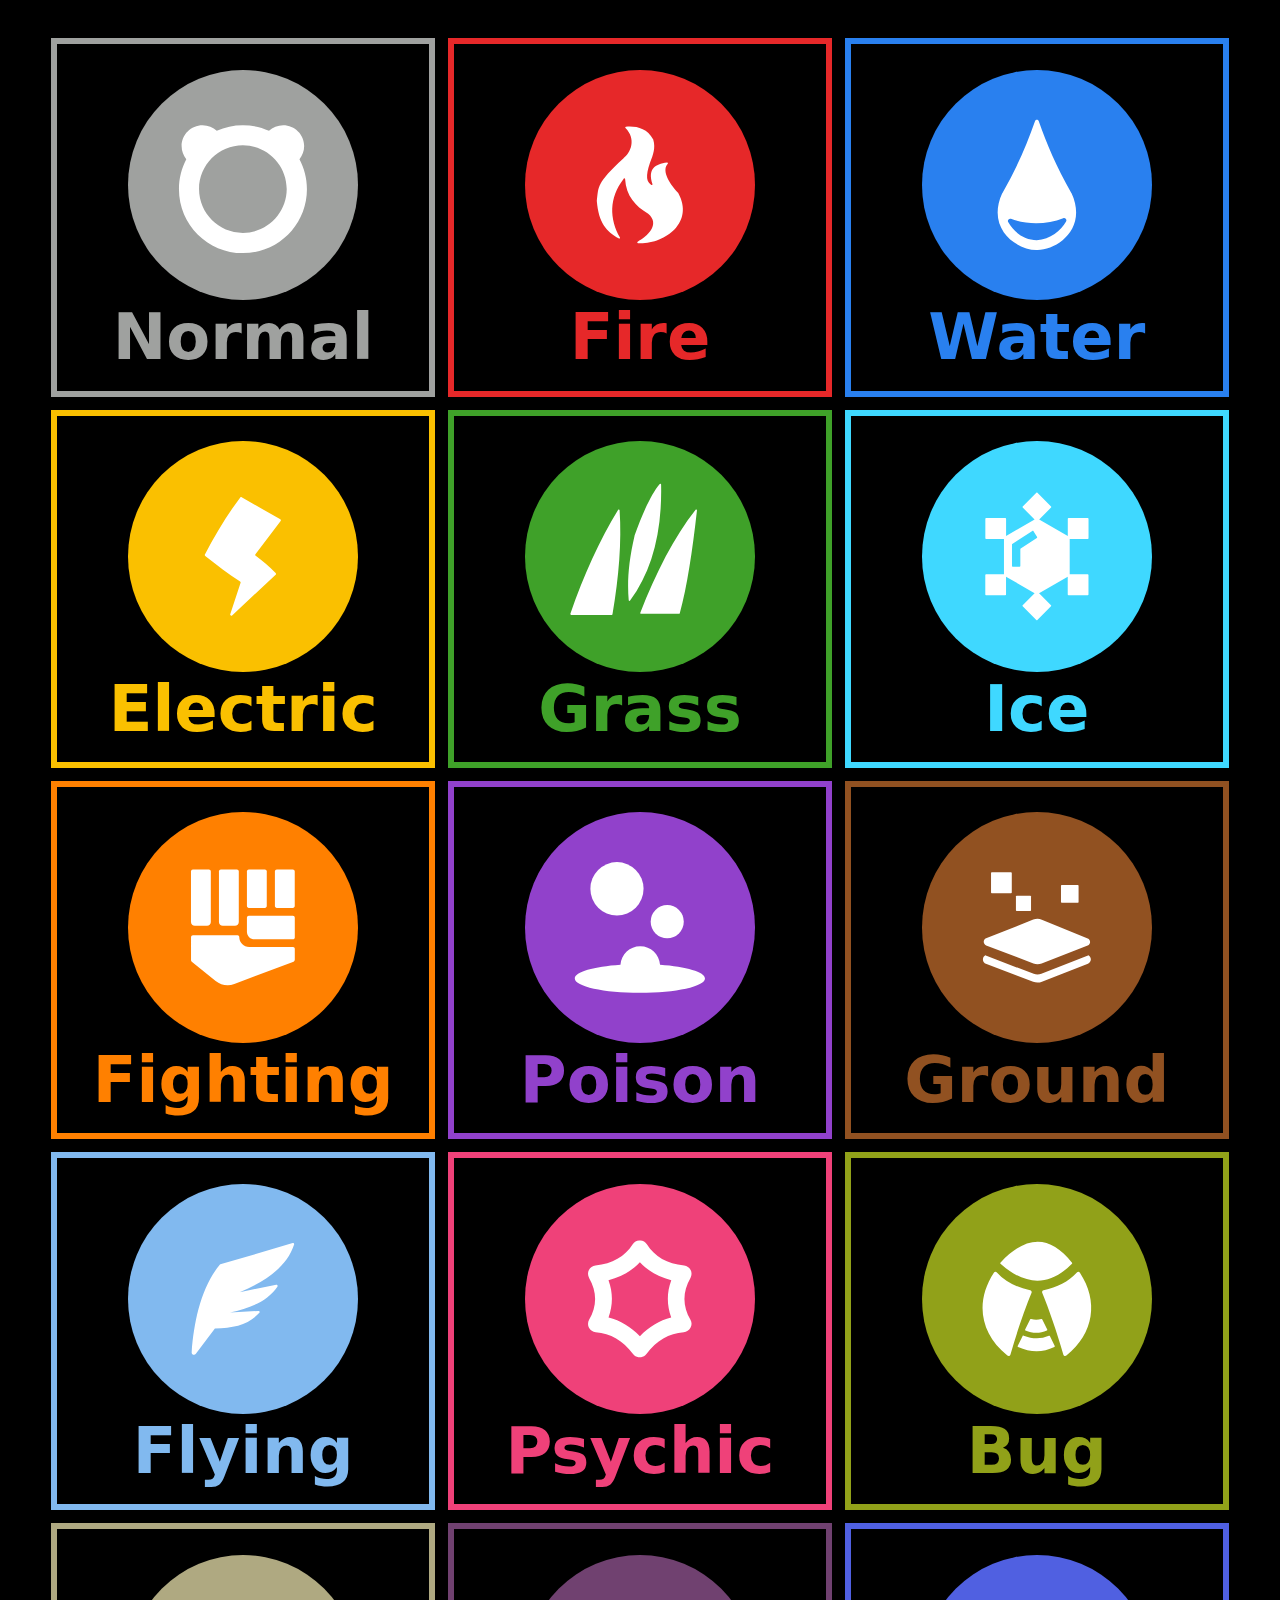
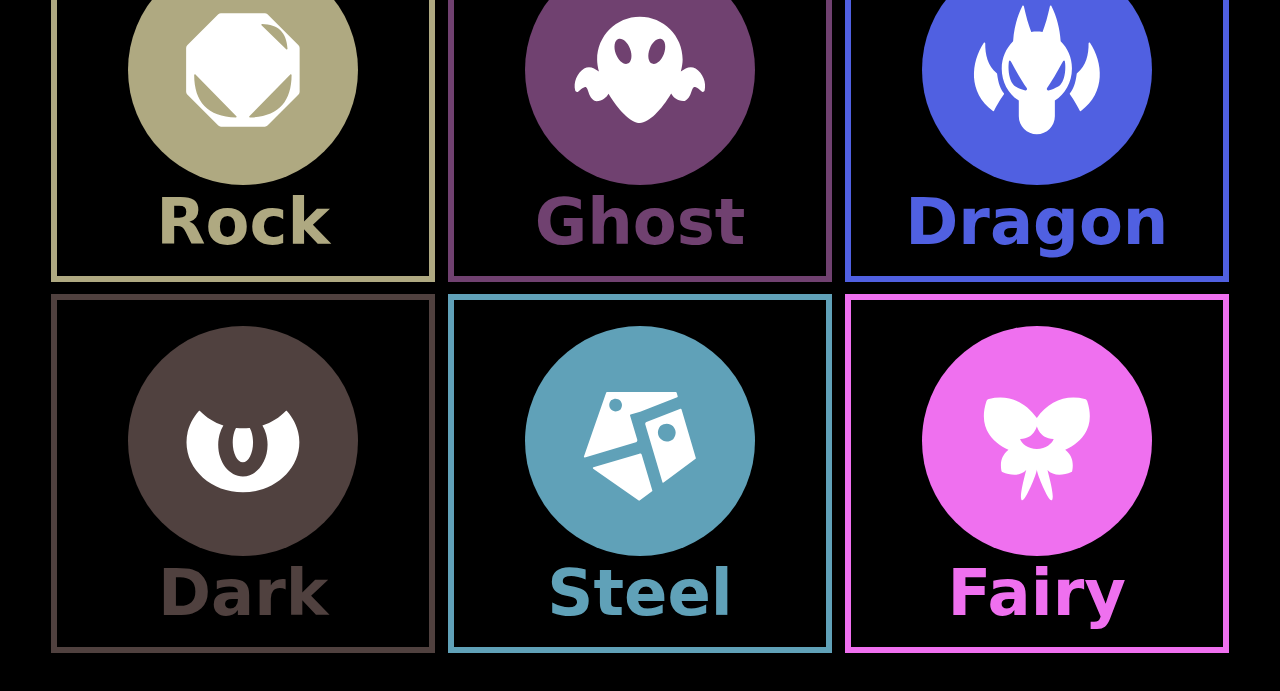
<file: webroot/index.html>
<!DOCTYPE html>
<html lang='en'>
<head>
  <meta charset='UTF-8'>
  <meta name='viewport' content='width=device-width, initial-scale=1.0'>
  <title>Gengar's Type Chart</title>
  <!--
  Type Chart data thanks to: https://pokemondb.net/type
  SVG icons thanks to: https://github.com/Elginive/pokemon-type-icons
  -->
  <link rel="icon" href="data:image/svg+xml,<svg xmlns='http://www.w3.org/2000/svg' viewBox='0 0 100 100'><text y='.9em' font-size='90'>😈</text></svg>">
  <style>
*, *::before, *::after {
    box-sizing: border-box;
    font-family: system-ui;
}
body { 
    margin: 3dvw 0; padding: 0;
    background: black;
    display: flex;
    flex-direction: row;
    flex-wrap: wrap;
    justify-content: center;
    gap: 1dvw;
    overscroll-behavior: contain;
}
summary {
    display: block;
    list-style: none;
    cursor: pointer;
    width: 30dvw; height: 28dvw;
    border: 0.5dvw solid var(--color);
    background-color: black;
    color: var(--color);
}
details[open] > summary {
    background-color: lightgray;
    background-color: var(--color);
    color: white;
}
summary::before {
    content: "";
    display: block;
    background-image: var(--icon);
    background-repeat: no-repeat;
    background-position: center;
    background-size: 18dvw;
    width: 20dvw; height: 18dvw;
    margin: 2dvw auto;
}
summary::after {
    content: var(--name);
    display: block;
    text-align: center;
    font-weight: bold;
    font-size: 5dvw;
    margin-top: -2dvw;
}
div.details {
    position: absolute;
    left: 5dvw;
    width: 90dvw; height: 84dvw;
    background: var(--color);
    border: 1dvw solid black;
    padding: 1dvw;
    overflow-x: scroll;
    overflow-y: hidden;
    scrollbar-width: none;
}
div.details::-webkit-scrollbar {
    display: none;
}
div.scrolldetails {
    width: 165dvw;
    display: flex;
    flex: row nowrap;
    gap: 1dvw;
    overscroll-behavior: contain;
}
div.top { top: 4dvw; }
div.bottom { top: 91dvw; }
div.defending, div.attacking {
    width: 82.5dvw;
}
div.defending::before { content: 'These attacks against ' var(--name) ' Pokémon are:' }
div.attacking::before { content: var(--name) ' moves against other Pokémon are:' }
div.defending::before, div.attacking::before {
    display: block;
    color: white;
    font-weight: bold;
    font-weight: bold;
    font-size: 3dvw;
    margin-top: -1dvw;
    margin-bottom: 1dvw;
}
div.strong, div.weak, div.nothing {
    padding: 1dvw;
    margin-top: 1dvw;
}
div.strong::before { content: "“Super Effective” (double damage)"; }
div.weak::before { content: "“Not Very Effective” (half damage)";}
div.nothing::before { content: "“Have No Effect” (no damage)"; }
div.strong::before, div.weak::before, div.nothing::before {
    display: block;
    color: white;
    margin-top: -1dvw;
    font-size: 3dvw;
}
div.against {
    display: inline-block;
    width: 14dvw; height: 14dvw;
    background-color: black;
    margin: 2px 0; padding: 0;
}
div.against::before {
    content: "";
    display: block;
    background-image: var(--icon);
    background-repeat: no-repeat;
    background-position: center;
    background-size: 9dvw;
    width: 9dvw; height: 9dvw;
    margin: 1dvw auto;
}
div.against::after {
    content: var(--name);
    color: var(--color);
    display: block;
    text-align: center;
    font-weight: bold;
    font-size: 2.5dvw;
    margin-top: -1dvw;
}
.normal {
    --name: 'Normal';
    --color: #9fa19f;
    --icon: url([data-uri])
}
.fire {
    --name: 'Fire';
    --color: #e62829;
    --icon: url([data-uri])
}
.water {
    --name: 'Water';
    --color: #2980ef;
    --icon: url([data-uri])
}
.electric {
    --name: 'Electric';
    --color: #fac000;
    --icon: url([data-uri])
}
.grass {
    --name: 'Grass';
    --color: #3fa129;
    --icon: url([data-uri])
}
.ice {
    --name: 'Ice';
    --color: #3fd8ff;
    --icon: url([data-uri])
}
.fighting {
    --name: 'Fighting';
    --color: #ff8000;
    --icon: url([data-uri])
}
.poison {
    --name: 'Poison';
    --color: #9141cb;
    --icon: url([data-uri])
}
.ground {
    --name: 'Ground';
    --color: #915121;
    --icon: url([data-uri])
}
.flying {
    --name: 'Flying';
    --color: #81b9ef;
    --icon: url([data-uri])
}
.psychic {
    --name: 'Psychic';
    --color: #ef4179;
    --icon: url([data-uri])
}
.bug {
    --name: 'Bug';
    --color: #91a119;
    --icon: url([data-uri])
}
.rock {
    --name: 'Rock';
    --color: #afa981;
    --icon: url([data-uri])
}
.ghost {
    --name: 'Ghost';
    --color: #704170;
    --icon: url([data-uri])
}
.dragon {
    --name: 'Dragon';
    --color: #5060e1;
    --icon: url([data-uri])
}
.dark {
    --name: 'Dark';
    --color: #50413f;
    --icon: url([data-uri])
}
.steel {
    --name: 'Steel';
    --color: #60a1b8;
    --icon: url([data-uri])
}
.fairy {
    --name: 'Fairy';
    --color: #ef70ef;
    --icon: url([data-uri])
}
  </style>
</head>
<body>
  <details name='type' class='normal'>
    <summary></summary>
    <div class='details bottom'>
      <div class='scrolldetails'>
        <div class='defending'>
          <div class='strong'>
            <div class='fighting against'></div>
          </div>
          <div class='nothing'>
            <div class='ghost against'></div>
          </div>
        </div>
        <div class='attacking'>
          <div class='weak'>
            <div class='rock against'></div>
            <div class='steel against'></div>
          </div>
          <div class='nothing'>
            <div class='ghost against'></div>
          </div>
        </div>
      </div>
    </div>
  </details>
  <details name='type' class='fire'>
    <summary></summary>
    <div class='details bottom'>
      <div class='scrolldetails'>
        <div class='defending'>
          <div class='strong'>
            <div class='water against'></div>
            <div class='ground against'></div>
            <div class='rock against'></div>
          </div>
          <div class='weak'>
            <div class='fire against'></div>
            <div class='grass against'></div>
            <div class='ice against'></div>
            <div class='bug against'></div>
            <div class='steel against'></div>
            <div class='fairy against'></div>
          </div>
        </div>
        <div class='attacking'>
          <div class='strong'>
            <div class='grass against'></div>
            <div class='ice against'></div>
            <div class='bug against'></div>
            <div class='steel against'></div>
          </div>
          <div class='weak'>
            <div class='fire against'></div>
            <div class='water against'></div>
            <div class='rock against'></div>
            <div class='dragon against'></div>
          </div>
        </div>
      </div>
    </div>
  </details>
  <details name='type' class='water'>
    <summary></summary>
    <div class='details bottom'>
      <div class='scrolldetails'>
        <div class='defending'>
          <div class='strong'>
            <div class='electric against'></div>
            <div class='grass against'></div>
          </div>
          <div class='weak'>
            <div class='fire against'></div>
            <div class='water against'></div>
            <div class='ice against'></div>
            <div class='steel against'></div>
          </div>
        </div>
        <div class='attacking'>
          <div class='strong'>
            <div class='fire against'></div>
            <div class='ground against'></div>
            <div class='rock against'></div>
          </div>
          <div class='weak'>
            <div class='water against'></div>
            <div class='grass against'></div>
            <div class='dragon against'></div>
          </div>
        </div>
      </div>
    </div>
  </details>
  <details name='type' class='electric'>
    <summary></summary>
    <div class='details bottom'>
      <div class='scrolldetails'>
        <div class='defending'>
          <div class='strong'>
            <div class='ground against'></div>
          </div>
          <div class='weak'>
            <div class='electric against'></div>
            <div class='flying against'></div>
            <div class='steel against'></div>
          </div>
        </div>
        <div class='attacking'>
          <div class='strong'>
            <div class='water against'></div>
            <div class='flying against'></div>
          </div>
          <div class='weak'>
            <div class='electric against'></div>
            <div class='grass against'></div>
            <div class='dragon against'></div>
          </div>
          <div class='nothing'>
            <div class='ground against'></div>
          </div>
        </div>
      </div>
    </div>
  </details>
  <details name='type' class='grass'>
    <summary></summary>
    <div class='details bottom'>
      <div class='scrolldetails'>
        <div class='defending'>
          <div class='strong'>
            <div class='fire against'></div>
            <div class='ice against'></div>
            <div class='poison against'></div>
            <div class='flying against'></div>
            <div class='bug against'></div>
          </div>
          <div class='weak'>
            <div class='water against'></div>
            <div class='electric against'></div>
            <div class='grass against'></div>
            <div class='ground against'></div>
          </div>
        </div>
        <div class='attacking'>
          <div class='strong'>
            <div class='water against'></div>
            <div class='ground against'></div>
            <div class='rock against'></div>
          </div>
          <div class='weak'>
            <div class='fire against'></div>
            <div class='grass against'></div>
            <div class='poison against'></div>
            <div class='flying against'></div>
            <div class='bug against'></div>
            <div class='dragon against'></div>
            <div class='steel against'></div>
          </div>
        </div>
      </div>
    </div>
  </details>
  <details name='type' class='ice'>
    <summary></summary>
    <div class='details bottom'>
      <div class='scrolldetails'>
        <div class='defending'>
          <div class='strong'>
            <div class='fire against'></div>
            <div class='fighting against'></div>
            <div class='rock against'></div>
            <div class='steel against'></div>
          </div>
          <div class='weak'>
            <div class='ice against'></div>
          </div>
        </div>
        <div class='attacking'>
          <div class='strong'>
            <div class='grass against'></div>
            <div class='ground against'></div>
            <div class='flying against'></div>
            <div class='dragon against'></div>
          </div>
          <div class='weak'>
            <div class='fire against'></div>
            <div class='water against'></div>
            <div class='ice against'></div>
            <div class='steel against'></div>
          </div>
        </div>
      </div>
    </div>
  </details>
  <details name='type' class='fighting'>
    <summary></summary>
    <div class='details bottom'>
      <div class='scrolldetails'>
        <div class='defending'>
          <div class='strong'>
            <div class='flying against'></div>
            <div class='psychic against'></div>
            <div class='fairy against'></div>
          </div>
          <div class='weak'>
            <div class='bug against'></div>
            <div class='rock against'></div>
            <div class='dark against'></div>
          </div>
        </div>
        <div class='attacking'>
          <div class='strong'>
            <div class='normal against'></div>
            <div class='ice against'></div>
            <div class='rock against'></div>
            <div class='dark against'></div>
            <div class='steel against'></div>
          </div>
          <div class='weak'>
            <div class='poison against'></div>
            <div class='flying against'></div>
            <div class='psychic against'></div>
            <div class='bug against'></div>
            <div class='fairy against'></div>
          </div>
          <div class='nothing'>
            <div class='ghost against'></div>
          </div>
        </div>
      </div>
    </div>
  </details>
  <details name='type' class='poison'>
    <summary></summary>
    <div class='details bottom'>
      <div class='scrolldetails'>
        <div class='defending'>
          <div class='strong'>
            <div class='ground against'></div>
            <div class='psychic against'></div>
          </div>
          <div class='weak'>
            <div class='grass against'></div>
            <div class='fighting against'></div>
            <div class='poison against'></div>
            <div class='bug against'></div>
            <div class='fairy against'></div>
          </div>
        </div>
        <div class='attacking'>
          <div class='strong'>
            <div class='grass against'></div>
            <div class='fairy against'></div>
          </div>
          <div class='weak'>
            <div class='poison against'></div>
            <div class='ground against'></div>
            <div class='rock against'></div>
            <div class='ghost against'></div>
          </div>
          <div class='nothing'>
            <div class='steel against'></div>
          </div>
        </div>
      </div>
    </div>
  </details>
  <details name='type' class='ground'>
    <summary></summary>
    <div class='details bottom'>
      <div class='scrolldetails'>
        <div class='defending'>
          <div class='strong'>
            <div class='water against'></div>
            <div class='grass against'></div>
            <div class='ice against'></div>
          </div>
          <div class='weak'>
            <div class='poison against'></div>
            <div class='rock against'></div>
          </div>
          <div class='nothing'>
            <div class='electric against'></div>
          </div>
        </div>
        <div class='attacking'>
          <div class='strong'>
            <div class='fire against'></div>
            <div class='electric against'></div>
            <div class='poison against'></div>
            <div class='rock against'></div>
            <div class='steel against'></div>
          </div>
          <div class='weak'>
            <div class='grass against'></div>
            <div class='bug against'></div>
          </div>
          <div class='nothing'>
            <div class='flying against'></div>
          </div>
        </div>
      </div>
    </div>
  </details>
  <details name='type' class='flying'>
    <summary></summary>
    <div class='details top'>
      <div class='scrolldetails'>
        <div class='defending'>
          <div class='strong'>
            <div class='electric against'></div>
            <div class='ice against'></div>
            <div class='rock against'></div>
          </div>
          <div class='weak'>
            <div class='grass against'></div>
            <div class='fighting against'></div>
            <div class='bug against'></div>
          </div>
          <div class='nothing'>
            <div class='ground against'></div>
          </div>
        </div>
        <div class='attacking'>
          <div class='strong'>
            <div class='grass against'></div>
            <div class='fighting against'></div>
            <div class='bug against'></div>
          </div>
          <div class='weak'>
            <div class='electric against'></div>
            <div class='rock against'></div>
            <div class='steel against'></div>
          </div>
        </div>
      </div>
    </div>
  </details>
  <details name='type' class='psychic'>
    <summary></summary>
    <div class='details top'>
      <div class='scrolldetails'>
        <div class='defending'>
          <div class='strong'>
            <div class='bug against'></div>
            <div class='ghost against'></div>
            <div class='dark against'></div>
          </div>
          <div class='weak'>
            <div class='fighting against'></div>
            <div class='psychic against'></div>
          </div>
        </div>
        <div class='attacking'>
          <div class='strong'>
            <div class='fighting against'></div>
            <div class='poison against'></div>
          </div>
          <div class='weak'>
            <div class='psychic against'></div>
            <div class='steel against'></div>
          </div>
          <div class='nothing'>
            <div class='dark against'></div>
          </div>
        </div>
      </div>
    </div>
  </details>
  <details name='type' class='bug'>
    <summary></summary>
    <div class='details top'>
      <div class='scrolldetails'>
        <div class='defending'>
          <div class='strong'>
            <div class='fire against'></div>
            <div class='flying against'></div>
            <div class='rock against'></div>
          </div>
          <div class='weak'>
            <div class='grass against'></div>
            <div class='fighting against'></div>
            <div class='ground against'></div>
          </div>
        </div>
        <div class='attacking'>
          <div class='strong'>
            <div class='grass against'></div>
            <div class='psychic against'></div>
            <div class='dark against'></div>
          </div>
          <div class='weak'>
            <div class='fire against'></div>
            <div class='fighting against'></div>
            <div class='poison against'></div>
            <div class='flying against'></div>
            <div class='ghost against'></div>
            <div class='steel against'></div>
            <div class='fairy against'></div>
          </div>
        </div>
      </div>
    </div>
  </details>
  <details name='type' class='rock'>
    <summary></summary>
    <div class='details top'>
      <div class='scrolldetails'>
        <div class='defending'>
          <div class='strong'>
            <div class='water against'></div>
            <div class='grass against'></div>
            <div class='fighting against'></div>
            <div class='ground against'></div>
            <div class='steel against'></div>
          </div>
          <div class='weak'>
            <div class='normal against'></div>
            <div class='fire against'></div>
            <div class='poison against'></div>
            <div class='flying against'></div>
          </div>
        </div>
        <div class='attacking'>
          <div class='strong'>
            <div class='fire against'></div>
            <div class='ice against'></div>
            <div class='flying against'></div>
            <div class='bug against'></div>
          </div>
          <div class='weak'>
            <div class='fighting against'></div>
            <div class='ground against'></div>
            <div class='steel against'></div>
          </div>
        </div>
      </div>
    </div>
  </details>
  <details name='type' class='ghost'>
    <summary></summary>
    <div class='details top'>
      <div class='scrolldetails'>
        <div class='defending'>
          <div class='strong'>
            <div class='ghost against'></div>
            <div class='dark against'></div>
          </div>
          <div class='weak'>
            <div class='poison against'></div>
            <div class='bug against'></div>
          </div>
          <div class='nothing'>
            <div class='normal against'></div>
            <div class='fighting against'></div>
          </div>
        </div>
        <div class='attacking'>
          <div class='strong'>
            <div class='psychic against'></div>
            <div class='ghost against'></div>
          </div>
          <div class='weak'>
            <div class='dark against'></div>
          </div>
          <div class='nothing'>
            <div class='normal against'></div>
          </div>
        </div>
      </div>
    </div>
  </details>
  <details name='type' class='dragon'>
    <summary></summary>
    <div class='details top'>
      <div class='scrolldetails'>
        <div class='defending'>
          <div class='strong'>
            <div class='ice against'></div>
            <div class='dragon against'></div>
            <div class='fairy against'></div>
          </div>
          <div class='weak'>
            <div class='fire against'></div>
            <div class='water against'></div>
            <div class='electric against'></div>
            <div class='grass against'></div>
          </div>
        </div>
        <div class='attacking'>
          <div class='strong'>
            <div class='dragon against'></div>
          </div>
          <div class='weak'>
            <div class='steel against'></div>
          </div>
          <div class='nothing'>
            <div class='fairy against'></div>
          </div>
        </div>
      </div>
    </div>
  </details>
  <details name='type' class='dark'>
    <summary></summary>
    <div class='details top'>
      <div class='scrolldetails'>
        <div class='defending'>
          <div class='strong'>
            <div class='fighting against'></div>
            <div class='bug against'></div>
            <div class='fairy against'></div>
          </div>
          <div class='weak'>
            <div class='ghost against'></div>
            <div class='dark against'></div>
          </div>
          <div class='nothing'>
            <div class='psychic against'></div>
          </div>
        </div>
        <div class='attacking'>
          <div class='strong'>
            <div class='psychic against'></div>
            <div class='ghost against'></div>
          </div>
          <div class='weak'>
            <div class='fighting against'></div>
            <div class='dark against'></div>
            <div class='fairy against'></div>
          </div>
        </div>
      </div>
    </div>
  </details>
  <details name='type' class='steel'>
    <summary></summary>
    <div class='details top'>
      <div class='scrolldetails'>
        <div class='defending'>
          <div class='strong'>
            <div class='fire against'></div>
            <div class='fighting against'></div>
            <div class='ground against'></div>
          </div>
          <div class='weak'>
            <div class='normal against'></div>
            <div class='grass against'></div>
            <div class='ice against'></div>
            <div class='flying against'></div>
            <div class='psychic against'></div>
            <div class='bug against'></div>
            <div class='rock against'></div>
            <div class='dragon against'></div>
            <div class='steel against'></div>
            <div class='fairy against'></div>
          </div>
          <div class='nothing'>
            <div class='poison against'></div>
          </div>
        </div>
        <div class='attacking'>
          <div class='strong'>
            <div class='ice against'></div>
            <div class='rock against'></div>
            <div class='fairy against'></div>
          </div>
          <div class='weak'>
            <div class='fire against'></div>
            <div class='water against'></div>
            <div class='electric against'></div>
            <div class='steel against'></div>
          </div>
        </div>
      </div>
    </div>
  </details>
  <details name='type' class='fairy'>
    <summary></summary>
    <div class='details top'>
      <div class='scrolldetails'>
        <div class='defending'>
          <div class='strong'>
            <div class='poison against'></div>
            <div class='steel against'></div>
          </div>
          <div class='weak'>
            <div class='fighting against'></div>
            <div class='bug against'></div>
            <div class='dark against'></div>
          </div>
          <div class='nothing'>
            <div class='dragon against'></div>
          </div>
        </div>
        <div class='attacking'>
          <div class='strong'>
            <div class='fighting against'></div>
            <div class='dragon against'></div>
            <div class='dark against'></div>
          </div>
          <div class='weak'>
            <div class='fire against'></div>
            <div class='poison against'></div>
            <div class='steel against'></div>
          </div>
        </div>
      </div>
    </div>
  </details>
</body>
</html>
</file>
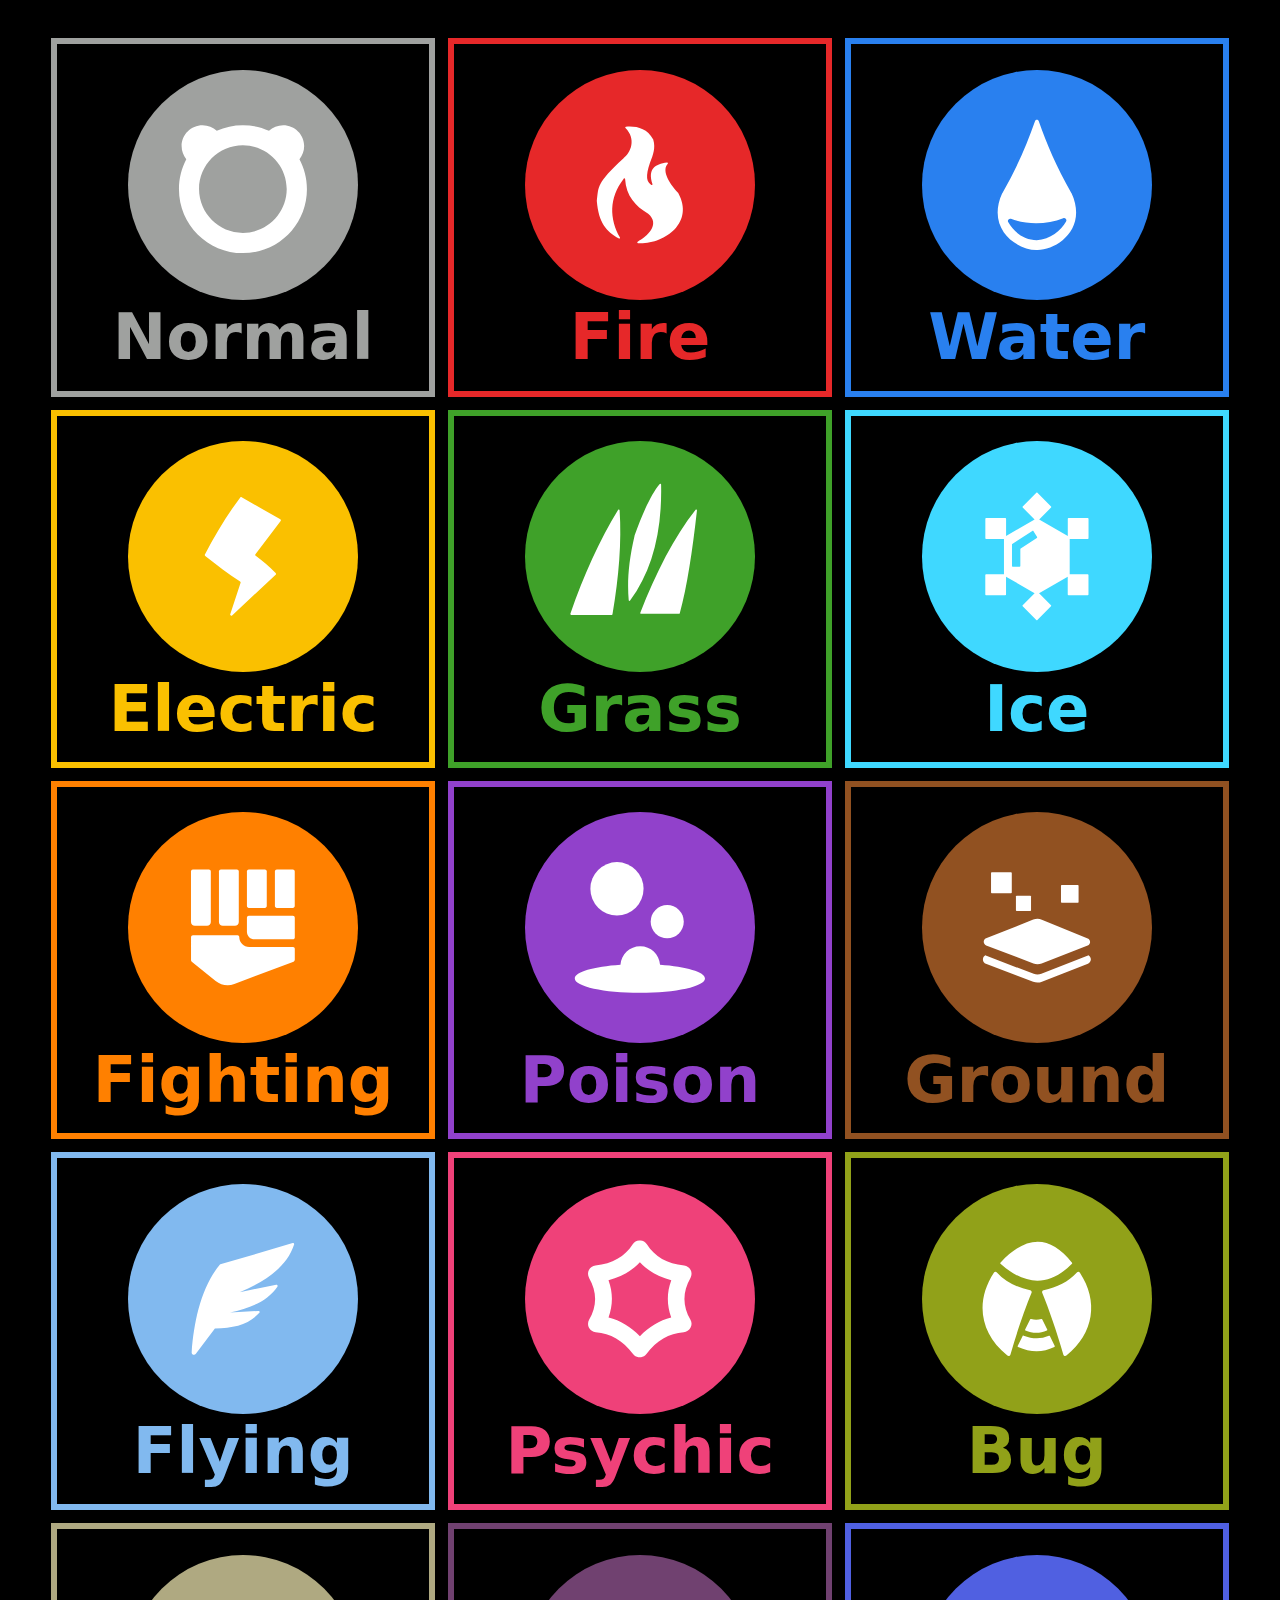
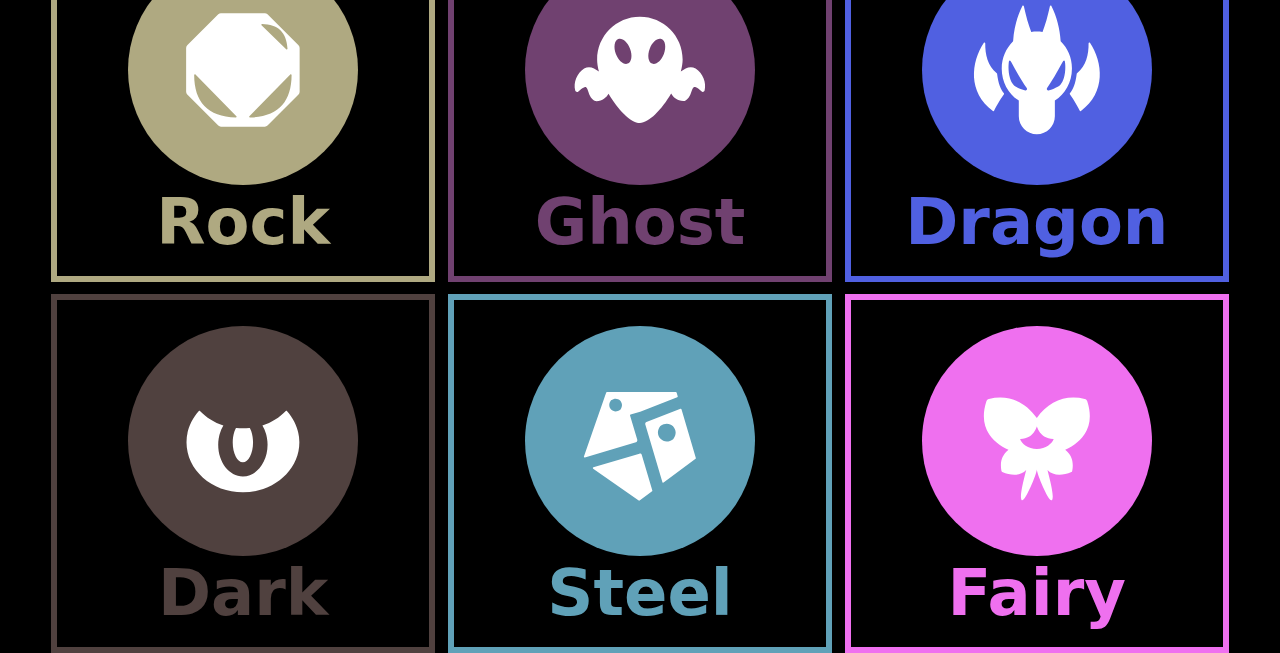
<file: dual.html>
<!DOCTYPE html>
<html lang='en'>
<head>
  <meta charset='UTF-8'>
  <meta name='viewport' content='width=device-width, initial-scale=1.0'>
  <title>Gengar's Type Chart</title>
  <!--
  Type Chart data thanks to: https://pokemondb.net/type
  SVG icons thanks to: https://github.com/Elginive/pokemon-type-icons
  -->
  <link rel="icon" href="data:image/svg+xml,<svg xmlns='http://www.w3.org/2000/svg' viewBox='0 0 100 100'><text y='.9em' font-size='90'>😈</text></svg>">
  <link rel='stylesheet' href='dual.css'>
</head>
<body>
<main>
  <a class='normal type' href='#normal'></a>
  <a class='fire type' href='#fire'></a>
  <a class='water type' href='#water'></a>
  <a class='electric type' href='#electric'></a>
  <a class='grass type' href='#grass'></a>
  <a class='ice type' href='#ice'></a>
  <a class='fighting type' href='#fighting'></a>
  <a class='poison type' href='#poison'></a>
  <a class='ground type' href='#ground'></a>
  <a class='flying type' href='#flying'></a>
  <a class='psychic type' href='#psychic'></a>
  <a class='bug type' href='#bug'></a>
  <a class='rock type' href='#rock'></a>
  <a class='ghost type' href='#ghost'></a>
  <a class='dragon type' href='#dragon'></a>
  <a class='dark type' href='#dark'></a>
  <a class='steel type' href='#steel'></a>
  <a class='fairy type' href='#fairy'></a>
</main>
<section id='normal' class='normal'>
  <a class='normal only type' href='#normal-normal'></a>
  <aside id='normal-normal' class='normal only'>
    <div class='defending'>
      <div class='x200'>
        <a class='fighting move' href='#fighting-fighting'></a>
      </div>
      <div class='x0'>
        <a class='ghost move' href='#ghost-ghost'></a>
      </div>
    </div>
    <div class='attacking'>
      <div class='x50'>
        <a class='rock move' href='#rock-rock'></a>
        <a class='steel move' href='#steel-steel'></a>
      </div>
      <div class='x0'>
        <a class='ghost move' href='#ghost-ghost'></a>
      </div>
    </div>
    <a class='reset' href='#'></a>
  </aside>
  <a class='fire type' href='#normal-fire'></a>
  <aside id='normal-fire' class='fire'>
    <div class='defending'>
      <div class='x200'>
        <a class='water move' href='#water-water'></a>
        <a class='fighting move' href='#fighting-fighting'></a>
        <a class='ground move' href='#ground-ground'></a>
        <a class='rock move' href='#rock-rock'></a>
      </div>
      <div class='x50'>
        <a class='fire move' href='#fire-fire'></a>
        <a class='grass move' href='#grass-grass'></a>
        <a class='ice move' href='#ice-ice'></a>
        <a class='bug move' href='#bug-bug'></a>
        <a class='steel move' href='#steel-steel'></a>
        <a class='fairy move' href='#fairy-fairy'></a>
      </div>
      <div class='x0'>
        <a class='ghost move' href='#ghost-ghost'></a>
      </div>
    </div>
    <a class='reset' href='#'></a>
  </aside>
  <a class='water type' href='#normal-water'></a>
  <aside id='normal-water' class='water'>
    <div class='defending'>
      <div class='x200'>
        <a class='electric move' href='#electric-electric'></a>
        <a class='grass move' href='#grass-grass'></a>
        <a class='fighting move' href='#fighting-fighting'></a>
      </div>
      <div class='x50'>
        <a class='fire move' href='#fire-fire'></a>
        <a class='water move' href='#water-water'></a>
        <a class='ice move' href='#ice-ice'></a>
        <a class='steel move' href='#steel-steel'></a>
      </div>
      <div class='x0'>
        <a class='ghost move' href='#ghost-ghost'></a>
      </div>
    </div>
    <a class='reset' href='#'></a>
  </aside>
  <a class='electric type' href='#normal-electric'></a>
  <aside id='normal-electric' class='electric'>
    <div class='defending'>
      <div class='x200'>
        <a class='fighting move' href='#fighting-fighting'></a>
        <a class='ground move' href='#ground-ground'></a>
      </div>
      <div class='x50'>
        <a class='electric move' href='#electric-electric'></a>
        <a class='flying move' href='#flying-flying'></a>
        <a class='steel move' href='#steel-steel'></a>
      </div>
      <div class='x0'>
        <a class='ghost move' href='#ghost-ghost'></a>
      </div>
    </div>
    <a class='reset' href='#'></a>
  </aside>
  <a class='grass type' href='#normal-grass'></a>
  <aside id='normal-grass' class='grass'>
    <div class='defending'>
      <div class='x200'>
        <a class='fire move' href='#fire-fire'></a>
        <a class='ice move' href='#ice-ice'></a>
        <a class='fighting move' href='#fighting-fighting'></a>
        <a class='poison move' href='#poison-poison'></a>
        <a class='flying move' href='#flying-flying'></a>
        <a class='bug move' href='#bug-bug'></a>
      </div>
      <div class='x50'>
        <a class='water move' href='#water-water'></a>
        <a class='electric move' href='#electric-electric'></a>
        <a class='grass move' href='#grass-grass'></a>
        <a class='ground move' href='#ground-ground'></a>
      </div>
      <div class='x0'>
        <a class='ghost move' href='#ghost-ghost'></a>
      </div>
    </div>
    <a class='reset' href='#'></a>
  </aside>
  <a class='ice type' href='#normal-ice'></a>
  <aside id='normal-ice' class='ice'>
    <div class='defending'>
      <div class='x400'>
        <a class='fighting move' href='#fighting-fighting'></a>
      </div>
      <div class='x200'>
        <a class='fire move' href='#fire-fire'></a>
        <a class='rock move' href='#rock-rock'></a>
        <a class='steel move' href='#steel-steel'></a>
      </div>
      <div class='x50'>
        <a class='ice move' href='#ice-ice'></a>
      </div>
      <div class='x0'>
        <a class='ghost move' href='#ghost-ghost'></a>
      </div>
    </div>
    <a class='reset' href='#'></a>
  </aside>
  <a class='fighting type' href='#normal-fighting'></a>
  <aside id='normal-fighting' class='fighting'>
    <div class='defending'>
      <div class='x200'>
        <a class='fighting move' href='#fighting-fighting'></a>
        <a class='flying move' href='#flying-flying'></a>
        <a class='psychic move' href='#psychic-psychic'></a>
        <a class='fairy move' href='#fairy-fairy'></a>
      </div>
      <div class='x50'>
        <a class='bug move' href='#bug-bug'></a>
        <a class='rock move' href='#rock-rock'></a>
        <a class='dark move' href='#dark-dark'></a>
      </div>
      <div class='x0'>
        <a class='ghost move' href='#ghost-ghost'></a>
      </div>
    </div>
    <a class='reset' href='#'></a>
  </aside>
  <a class='poison type' href='#normal-poison'></a>
  <aside id='normal-poison' class='poison'>
    <div class='defending'>
      <div class='x200'>
        <a class='ground move' href='#ground-ground'></a>
        <a class='psychic move' href='#psychic-psychic'></a>
      </div>
      <div class='x50'>
        <a class='grass move' href='#grass-grass'></a>
        <a class='poison move' href='#poison-poison'></a>
        <a class='bug move' href='#bug-bug'></a>
        <a class='fairy move' href='#fairy-fairy'></a>
      </div>
      <div class='x0'>
        <a class='ghost move' href='#ghost-ghost'></a>
      </div>
    </div>
    <a class='reset' href='#'></a>
  </aside>
  <a class='ground type' href='#normal-ground'></a>
  <aside id='normal-ground' class='ground'>
    <div class='defending'>
      <div class='x200'>
        <a class='water move' href='#water-water'></a>
        <a class='grass move' href='#grass-grass'></a>
        <a class='ice move' href='#ice-ice'></a>
        <a class='fighting move' href='#fighting-fighting'></a>
      </div>
      <div class='x50'>
        <a class='poison move' href='#poison-poison'></a>
        <a class='rock move' href='#rock-rock'></a>
      </div>
      <div class='x0'>
        <a class='electric move' href='#electric-electric'></a>
        <a class='ghost move' href='#ghost-ghost'></a>
      </div>
    </div>
    <a class='reset' href='#'></a>
  </aside>
  <a class='flying type' href='#normal-flying'></a>
  <aside id='normal-flying' class='flying'>
    <div class='defending'>
      <div class='x200'>
        <a class='electric move' href='#electric-electric'></a>
        <a class='ice move' href='#ice-ice'></a>
        <a class='rock move' href='#rock-rock'></a>
      </div>
      <div class='x50'>
        <a class='grass move' href='#grass-grass'></a>
        <a class='bug move' href='#bug-bug'></a>
      </div>
      <div class='x0'>
        <a class='ground move' href='#ground-ground'></a>
        <a class='ghost move' href='#ghost-ghost'></a>
      </div>
    </div>
    <a class='reset' href='#'></a>
  </aside>
  <a class='psychic type' href='#normal-psychic'></a>
  <aside id='normal-psychic' class='psychic'>
    <div class='defending'>
      <div class='x200'>
        <a class='bug move' href='#bug-bug'></a>
        <a class='dark move' href='#dark-dark'></a>
      </div>
      <div class='x50'>
        <a class='psychic move' href='#psychic-psychic'></a>
      </div>
      <div class='x0'>
        <a class='ghost move' href='#ghost-ghost'></a>
      </div>
    </div>
    <a class='reset' href='#'></a>
  </aside>
  <a class='bug type' href='#normal-bug'></a>
  <aside id='normal-bug' class='bug'>
    <div class='defending'>
      <div class='x200'>
        <a class='fire move' href='#fire-fire'></a>
        <a class='flying move' href='#flying-flying'></a>
        <a class='rock move' href='#rock-rock'></a>
      </div>
      <div class='x50'>
        <a class='grass move' href='#grass-grass'></a>
        <a class='ground move' href='#ground-ground'></a>
      </div>
      <div class='x0'>
        <a class='ghost move' href='#ghost-ghost'></a>
      </div>
    </div>
    <a class='reset' href='#'></a>
  </aside>
  <a class='rock type' href='#normal-rock'></a>
  <aside id='normal-rock' class='rock'>
    <div class='defending'>
      <div class='x400'>
        <a class='fighting move' href='#fighting-fighting'></a>
      </div>
      <div class='x200'>
        <a class='water move' href='#water-water'></a>
        <a class='grass move' href='#grass-grass'></a>
        <a class='ground move' href='#ground-ground'></a>
        <a class='steel move' href='#steel-steel'></a>
      </div>
      <div class='x50'>
        <a class='normal move' href='#normal-normal'></a>
        <a class='fire move' href='#fire-fire'></a>
        <a class='poison move' href='#poison-poison'></a>
        <a class='flying move' href='#flying-flying'></a>
      </div>
      <div class='x0'>
        <a class='ghost move' href='#ghost-ghost'></a>
      </div>
    </div>
    <a class='reset' href='#'></a>
  </aside>
  <a class='ghost type' href='#normal-ghost'></a>
  <aside id='normal-ghost' class='ghost'>
    <div class='defending'>
      <div class='x200'>
        <a class='dark move' href='#dark-dark'></a>
      </div>
      <div class='x50'>
        <a class='poison move' href='#poison-poison'></a>
        <a class='bug move' href='#bug-bug'></a>
      </div>
      <div class='x0'>
        <a class='normal move' href='#normal-normal'></a>
        <a class='fighting move' href='#fighting-fighting'></a>
        <a class='ghost move' href='#ghost-ghost'></a>
      </div>
    </div>
    <a class='reset' href='#'></a>
  </aside>
  <a class='dragon type' href='#normal-dragon'></a>
  <aside id='normal-dragon' class='dragon'>
    <div class='defending'>
      <div class='x200'>
        <a class='ice move' href='#ice-ice'></a>
        <a class='fighting move' href='#fighting-fighting'></a>
        <a class='dragon move' href='#dragon-dragon'></a>
        <a class='fairy move' href='#fairy-fairy'></a>
      </div>
      <div class='x50'>
        <a class='fire move' href='#fire-fire'></a>
        <a class='water move' href='#water-water'></a>
        <a class='electric move' href='#electric-electric'></a>
        <a class='grass move' href='#grass-grass'></a>
      </div>
      <div class='x0'>
        <a class='ghost move' href='#ghost-ghost'></a>
      </div>
    </div>
    <a class='reset' href='#'></a>
  </aside>
  <a class='dark type' href='#normal-dark'></a>
  <aside id='normal-dark' class='dark'>
    <div class='defending'>
      <div class='x400'>
        <a class='fighting move' href='#fighting-fighting'></a>
      </div>
      <div class='x200'>
        <a class='bug move' href='#bug-bug'></a>
        <a class='fairy move' href='#fairy-fairy'></a>
      </div>
      <div class='x50'>
        <a class='dark move' href='#dark-dark'></a>
      </div>
      <div class='x0'>
        <a class='psychic move' href='#psychic-psychic'></a>
        <a class='ghost move' href='#ghost-ghost'></a>
      </div>
    </div>
    <a class='reset' href='#'></a>
  </aside>
  <a class='steel type' href='#normal-steel'></a>
  <aside id='normal-steel' class='steel'>
    <div class='defending'>
      <div class='x400'>
        <a class='fighting move' href='#fighting-fighting'></a>
      </div>
      <div class='x200'>
        <a class='fire move' href='#fire-fire'></a>
        <a class='ground move' href='#ground-ground'></a>
      </div>
      <div class='x50'>
        <a class='normal move' href='#normal-normal'></a>
        <a class='grass move' href='#grass-grass'></a>
        <a class='ice move' href='#ice-ice'></a>
        <a class='flying move' href='#flying-flying'></a>
        <a class='psychic move' href='#psychic-psychic'></a>
        <a class='bug move' href='#bug-bug'></a>
        <a class='rock move' href='#rock-rock'></a>
        <a class='dragon move' href='#dragon-dragon'></a>
        <a class='steel move' href='#steel-steel'></a>
        <a class='fairy move' href='#fairy-fairy'></a>
      </div>
      <div class='x0'>
        <a class='poison move' href='#poison-poison'></a>
        <a class='ghost move' href='#ghost-ghost'></a>
      </div>
    </div>
    <a class='reset' href='#'></a>
  </aside>
  <a class='fairy type' href='#normal-fairy'></a>
  <aside id='normal-fairy' class='fairy'>
    <div class='defending'>
      <div class='x200'>
        <a class='poison move' href='#poison-poison'></a>
        <a class='steel move' href='#steel-steel'></a>
      </div>
      <div class='x50'>
        <a class='bug move' href='#bug-bug'></a>
        <a class='dark move' href='#dark-dark'></a>
      </div>
      <div class='x0'>
        <a class='ghost move' href='#ghost-ghost'></a>
        <a class='dragon move' href='#dragon-dragon'></a>
      </div>
    </div>
    <a class='reset' href='#'></a>
  </aside>
</section>
<section id='fire' class='fire'>
  <a class='normal type' href='#fire-normal'></a>
  <aside id='fire-normal' class='normal'>
    <div class='defending'>
      <div class='x200'>
        <a class='water move' href='#water-water'></a>
        <a class='fighting move' href='#fighting-fighting'></a>
        <a class='ground move' href='#ground-ground'></a>
        <a class='rock move' href='#rock-rock'></a>
      </div>
      <div class='x50'>
        <a class='fire move' href='#fire-fire'></a>
        <a class='grass move' href='#grass-grass'></a>
        <a class='ice move' href='#ice-ice'></a>
        <a class='bug move' href='#bug-bug'></a>
        <a class='steel move' href='#steel-steel'></a>
        <a class='fairy move' href='#fairy-fairy'></a>
      </div>
      <div class='x0'>
        <a class='ghost move' href='#ghost-ghost'></a>
      </div>
    </div>
    <a class='reset' href='#'></a>
  </aside>
  <a class='fire only type' href='#fire-fire'></a>
  <aside id='fire-fire' class='fire only'>
    <div class='defending'>
      <div class='x200'>
        <a class='water move' href='#water-water'></a>
        <a class='ground move' href='#ground-ground'></a>
        <a class='rock move' href='#rock-rock'></a>
      </div>
      <div class='x50'>
        <a class='fire move' href='#fire-fire'></a>
        <a class='grass move' href='#grass-grass'></a>
        <a class='ice move' href='#ice-ice'></a>
        <a class='bug move' href='#bug-bug'></a>
        <a class='steel move' href='#steel-steel'></a>
        <a class='fairy move' href='#fairy-fairy'></a>
      </div>
    </div>
    <div class='attacking'>
      <div class='x200'>
        <a class='grass move' href='#grass-grass'></a>
        <a class='ice move' href='#ice-ice'></a>
        <a class='bug move' href='#bug-bug'></a>
        <a class='steel move' href='#steel-steel'></a>
      </div>
      <div class='x50'>
        <a class='fire move' href='#fire-fire'></a>
        <a class='water move' href='#water-water'></a>
        <a class='rock move' href='#rock-rock'></a>
        <a class='dragon move' href='#dragon-dragon'></a>
      </div>
    </div>
    <a class='reset' href='#'></a>
  </aside>
  <a class='water type' href='#fire-water'></a>
  <aside id='fire-water' class='water'>
    <div class='defending'>
      <div class='x200'>
        <a class='electric move' href='#electric-electric'></a>
        <a class='ground move' href='#ground-ground'></a>
        <a class='rock move' href='#rock-rock'></a>
      </div>
      <div class='x50'>
        <a class='bug move' href='#bug-bug'></a>
        <a class='fairy move' href='#fairy-fairy'></a>
      </div>
      <div class='x25'>
        <a class='fire move' href='#fire-fire'></a>
        <a class='ice move' href='#ice-ice'></a>
        <a class='steel move' href='#steel-steel'></a>
      </div>
    </div>
    <a class='reset' href='#'></a>
  </aside>
  <a class='electric type' href='#fire-electric'></a>
  <aside id='fire-electric' class='electric'>
    <div class='defending'>
      <div class='x400'>
        <a class='ground move' href='#ground-ground'></a>
      </div>
      <div class='x200'>
        <a class='water move' href='#water-water'></a>
        <a class='rock move' href='#rock-rock'></a>
      </div>
      <div class='x50'>
        <a class='fire move' href='#fire-fire'></a>
        <a class='electric move' href='#electric-electric'></a>
        <a class='grass move' href='#grass-grass'></a>
        <a class='ice move' href='#ice-ice'></a>
        <a class='flying move' href='#flying-flying'></a>
        <a class='bug move' href='#bug-bug'></a>
        <a class='fairy move' href='#fairy-fairy'></a>
      </div>
      <div class='x25'>
        <a class='steel move' href='#steel-steel'></a>
      </div>
    </div>
    <a class='reset' href='#'></a>
  </aside>
  <a class='grass type' href='#fire-grass'></a>
  <aside id='fire-grass' class='grass'>
    <div class='defending'>
      <div class='x200'>
        <a class='poison move' href='#poison-poison'></a>
        <a class='flying move' href='#flying-flying'></a>
        <a class='rock move' href='#rock-rock'></a>
      </div>
      <div class='x50'>
        <a class='electric move' href='#electric-electric'></a>
        <a class='steel move' href='#steel-steel'></a>
        <a class='fairy move' href='#fairy-fairy'></a>
      </div>
      <div class='x25'>
        <a class='grass move' href='#grass-grass'></a>
      </div>
    </div>
    <a class='reset' href='#'></a>
  </aside>
  <a class='ice type' href='#fire-ice'></a>
  <aside id='fire-ice' class='ice'>
    <div class='defending'>
      <div class='x400'>
        <a class='rock move' href='#rock-rock'></a>
      </div>
      <div class='x200'>
        <a class='water move' href='#water-water'></a>
        <a class='fighting move' href='#fighting-fighting'></a>
        <a class='ground move' href='#ground-ground'></a>
      </div>
      <div class='x50'>
        <a class='grass move' href='#grass-grass'></a>
        <a class='bug move' href='#bug-bug'></a>
        <a class='fairy move' href='#fairy-fairy'></a>
      </div>
      <div class='x25'>
        <a class='ice move' href='#ice-ice'></a>
      </div>
    </div>
    <a class='reset' href='#'></a>
  </aside>
  <a class='fighting type' href='#fire-fighting'></a>
  <aside id='fire-fighting' class='fighting'>
    <div class='defending'>
      <div class='x200'>
        <a class='water move' href='#water-water'></a>
        <a class='ground move' href='#ground-ground'></a>
        <a class='flying move' href='#flying-flying'></a>
        <a class='psychic move' href='#psychic-psychic'></a>
      </div>
      <div class='x50'>
        <a class='fire move' href='#fire-fire'></a>
        <a class='grass move' href='#grass-grass'></a>
        <a class='ice move' href='#ice-ice'></a>
        <a class='dark move' href='#dark-dark'></a>
        <a class='steel move' href='#steel-steel'></a>
      </div>
      <div class='x25'>
        <a class='bug move' href='#bug-bug'></a>
      </div>
    </div>
    <a class='reset' href='#'></a>
  </aside>
  <a class='poison type' href='#fire-poison'></a>
  <aside id='fire-poison' class='poison'>
    <div class='defending'>
      <div class='x400'>
        <a class='ground move' href='#ground-ground'></a>
      </div>
      <div class='x200'>
        <a class='water move' href='#water-water'></a>
        <a class='psychic move' href='#psychic-psychic'></a>
        <a class='rock move' href='#rock-rock'></a>
      </div>
      <div class='x50'>
        <a class='fire move' href='#fire-fire'></a>
        <a class='ice move' href='#ice-ice'></a>
        <a class='fighting move' href='#fighting-fighting'></a>
        <a class='poison move' href='#poison-poison'></a>
        <a class='steel move' href='#steel-steel'></a>
      </div>
      <div class='x25'>
        <a class='grass move' href='#grass-grass'></a>
        <a class='bug move' href='#bug-bug'></a>
        <a class='fairy move' href='#fairy-fairy'></a>
      </div>
    </div>
    <a class='reset' href='#'></a>
  </aside>
  <a class='ground type' href='#fire-ground'></a>
  <aside id='fire-ground' class='ground'>
    <div class='defending'>
      <div class='x400'>
        <a class='water move' href='#water-water'></a>
      </div>
      <div class='x200'>
        <a class='ground move' href='#ground-ground'></a>
      </div>
      <div class='x50'>
        <a class='fire move' href='#fire-fire'></a>
        <a class='poison move' href='#poison-poison'></a>
        <a class='bug move' href='#bug-bug'></a>
        <a class='steel move' href='#steel-steel'></a>
        <a class='fairy move' href='#fairy-fairy'></a>
      </div>
      <div class='x0'>
        <a class='electric move' href='#electric-electric'></a>
      </div>
    </div>
    <a class='reset' href='#'></a>
  </aside>
  <a class='flying type' href='#fire-flying'></a>
  <aside id='fire-flying' class='flying'>
    <div class='defending'>
      <div class='x400'>
        <a class='rock move' href='#rock-rock'></a>
      </div>
      <div class='x200'>
        <a class='water move' href='#water-water'></a>
        <a class='electric move' href='#electric-electric'></a>
      </div>
      <div class='x50'>
        <a class='fire move' href='#fire-fire'></a>
        <a class='fighting move' href='#fighting-fighting'></a>
        <a class='steel move' href='#steel-steel'></a>
        <a class='fairy move' href='#fairy-fairy'></a>
      </div>
      <div class='x25'>
        <a class='grass move' href='#grass-grass'></a>
        <a class='bug move' href='#bug-bug'></a>
      </div>
      <div class='x0'>
        <a class='ground move' href='#ground-ground'></a>
      </div>
    </div>
    <a class='reset' href='#'></a>
  </aside>
  <a class='psychic type' href='#fire-psychic'></a>
  <aside id='fire-psychic' class='psychic'>
    <div class='defending'>
      <div class='x200'>
        <a class='water move' href='#water-water'></a>
        <a class='ground move' href='#ground-ground'></a>
        <a class='rock move' href='#rock-rock'></a>
        <a class='ghost move' href='#ghost-ghost'></a>
        <a class='dark move' href='#dark-dark'></a>
      </div>
      <div class='x50'>
        <a class='fire move' href='#fire-fire'></a>
        <a class='grass move' href='#grass-grass'></a>
        <a class='ice move' href='#ice-ice'></a>
        <a class='fighting move' href='#fighting-fighting'></a>
        <a class='psychic move' href='#psychic-psychic'></a>
        <a class='steel move' href='#steel-steel'></a>
        <a class='fairy move' href='#fairy-fairy'></a>
      </div>
    </div>
    <a class='reset' href='#'></a>
  </aside>
  <a class='bug type' href='#fire-bug'></a>
  <aside id='fire-bug' class='bug'>
    <div class='defending'>
      <div class='x400'>
        <a class='rock move' href='#rock-rock'></a>
      </div>
      <div class='x200'>
        <a class='water move' href='#water-water'></a>
        <a class='flying move' href='#flying-flying'></a>
      </div>
      <div class='x50'>
        <a class='ice move' href='#ice-ice'></a>
        <a class='fighting move' href='#fighting-fighting'></a>
        <a class='bug move' href='#bug-bug'></a>
        <a class='steel move' href='#steel-steel'></a>
        <a class='fairy move' href='#fairy-fairy'></a>
      </div>
      <div class='x25'>
        <a class='grass move' href='#grass-grass'></a>
      </div>
    </div>
    <a class='reset' href='#'></a>
  </aside>
  <a class='rock type' href='#fire-rock'></a>
  <aside id='fire-rock' class='rock'>
    <div class='defending'>
      <div class='x400'>
        <a class='water move' href='#water-water'></a>
        <a class='ground move' href='#ground-ground'></a>
      </div>
      <div class='x200'>
        <a class='fighting move' href='#fighting-fighting'></a>
        <a class='rock move' href='#rock-rock'></a>
      </div>
      <div class='x50'>
        <a class='normal move' href='#normal-normal'></a>
        <a class='ice move' href='#ice-ice'></a>
        <a class='poison move' href='#poison-poison'></a>
        <a class='flying move' href='#flying-flying'></a>
        <a class='bug move' href='#bug-bug'></a>
        <a class='fairy move' href='#fairy-fairy'></a>
      </div>
      <div class='x25'>
        <a class='fire move' href='#fire-fire'></a>
      </div>
    </div>
    <a class='reset' href='#'></a>
  </aside>
  <a class='ghost type' href='#fire-ghost'></a>
  <aside id='fire-ghost' class='ghost'>
    <div class='defending'>
      <div class='x200'>
        <a class='water move' href='#water-water'></a>
        <a class='ground move' href='#ground-ground'></a>
        <a class='rock move' href='#rock-rock'></a>
        <a class='ghost move' href='#ghost-ghost'></a>
        <a class='dark move' href='#dark-dark'></a>
      </div>
      <div class='x50'>
        <a class='fire move' href='#fire-fire'></a>
        <a class='grass move' href='#grass-grass'></a>
        <a class='ice move' href='#ice-ice'></a>
        <a class='poison move' href='#poison-poison'></a>
        <a class='steel move' href='#steel-steel'></a>
        <a class='fairy move' href='#fairy-fairy'></a>
      </div>
      <div class='x25'>
        <a class='bug move' href='#bug-bug'></a>
      </div>
      <div class='x0'>
        <a class='normal move' href='#normal-normal'></a>
        <a class='fighting move' href='#fighting-fighting'></a>
      </div>
    </div>
    <a class='reset' href='#'></a>
  </aside>
  <a class='dragon type' href='#fire-dragon'></a>
  <aside id='fire-dragon' class='dragon'>
    <div class='defending'>
      <div class='x200'>
        <a class='ground move' href='#ground-ground'></a>
        <a class='rock move' href='#rock-rock'></a>
        <a class='dragon move' href='#dragon-dragon'></a>
      </div>
      <div class='x50'>
        <a class='electric move' href='#electric-electric'></a>
        <a class='bug move' href='#bug-bug'></a>
        <a class='steel move' href='#steel-steel'></a>
      </div>
      <div class='x25'>
        <a class='fire move' href='#fire-fire'></a>
        <a class='grass move' href='#grass-grass'></a>
      </div>
    </div>
    <a class='reset' href='#'></a>
  </aside>
  <a class='dark type' href='#fire-dark'></a>
  <aside id='fire-dark' class='dark'>
    <div class='defending'>
      <div class='x200'>
        <a class='water move' href='#water-water'></a>
        <a class='fighting move' href='#fighting-fighting'></a>
        <a class='ground move' href='#ground-ground'></a>
        <a class='rock move' href='#rock-rock'></a>
      </div>
      <div class='x50'>
        <a class='fire move' href='#fire-fire'></a>
        <a class='grass move' href='#grass-grass'></a>
        <a class='ice move' href='#ice-ice'></a>
        <a class='ghost move' href='#ghost-ghost'></a>
        <a class='dark move' href='#dark-dark'></a>
        <a class='steel move' href='#steel-steel'></a>
      </div>
      <div class='x0'>
        <a class='psychic move' href='#psychic-psychic'></a>
      </div>
    </div>
    <a class='reset' href='#'></a>
  </aside>
  <a class='steel type' href='#fire-steel'></a>
  <aside id='fire-steel' class='steel'>
    <div class='defending'>
      <div class='x400'>
        <a class='ground move' href='#ground-ground'></a>
      </div>
      <div class='x200'>
        <a class='water move' href='#water-water'></a>
        <a class='fighting move' href='#fighting-fighting'></a>
      </div>
      <div class='x50'>
        <a class='normal move' href='#normal-normal'></a>
        <a class='flying move' href='#flying-flying'></a>
        <a class='psychic move' href='#psychic-psychic'></a>
        <a class='dragon move' href='#dragon-dragon'></a>
      </div>
      <div class='x25'>
        <a class='grass move' href='#grass-grass'></a>
        <a class='ice move' href='#ice-ice'></a>
        <a class='bug move' href='#bug-bug'></a>
        <a class='steel move' href='#steel-steel'></a>
        <a class='fairy move' href='#fairy-fairy'></a>
      </div>
      <div class='x0'>
        <a class='poison move' href='#poison-poison'></a>
      </div>
    </div>
    <a class='reset' href='#'></a>
  </aside>
  <a class='fairy type' href='#fire-fairy'></a>
  <aside id='fire-fairy' class='fairy'>
    <div class='defending'>
      <div class='x200'>
        <a class='water move' href='#water-water'></a>
        <a class='poison move' href='#poison-poison'></a>
        <a class='ground move' href='#ground-ground'></a>
        <a class='rock move' href='#rock-rock'></a>
      </div>
      <div class='x50'>
        <a class='fire move' href='#fire-fire'></a>
        <a class='grass move' href='#grass-grass'></a>
        <a class='ice move' href='#ice-ice'></a>
        <a class='fighting move' href='#fighting-fighting'></a>
        <a class='dark move' href='#dark-dark'></a>
        <a class='fairy move' href='#fairy-fairy'></a>
      </div>
      <div class='x25'>
        <a class='bug move' href='#bug-bug'></a>
      </div>
      <div class='x0'>
        <a class='dragon move' href='#dragon-dragon'></a>
      </div>
    </div>
    <a class='reset' href='#'></a>
  </aside>
</section>
<section id='water' class='water'>
  <a class='normal type' href='#water-normal'></a>
  <aside id='water-normal' class='normal'>
    <div class='defending'>
      <div class='x200'>
        <a class='electric move' href='#electric-electric'></a>
        <a class='grass move' href='#grass-grass'></a>
        <a class='fighting move' href='#fighting-fighting'></a>
      </div>
      <div class='x50'>
        <a class='fire move' href='#fire-fire'></a>
        <a class='water move' href='#water-water'></a>
        <a class='ice move' href='#ice-ice'></a>
        <a class='steel move' href='#steel-steel'></a>
      </div>
      <div class='x0'>
        <a class='ghost move' href='#ghost-ghost'></a>
      </div>
    </div>
    <a class='reset' href='#'></a>
  </aside>
  <a class='fire type' href='#water-fire'></a>
  <aside id='water-fire' class='fire'>
    <div class='defending'>
      <div class='x200'>
        <a class='electric move' href='#electric-electric'></a>
        <a class='ground move' href='#ground-ground'></a>
        <a class='rock move' href='#rock-rock'></a>
      </div>
      <div class='x50'>
        <a class='bug move' href='#bug-bug'></a>
        <a class='fairy move' href='#fairy-fairy'></a>
      </div>
      <div class='x25'>
        <a class='fire move' href='#fire-fire'></a>
        <a class='ice move' href='#ice-ice'></a>
        <a class='steel move' href='#steel-steel'></a>
      </div>
    </div>
    <a class='reset' href='#'></a>
  </aside>
  <a class='water only type' href='#water-water'></a>
  <aside id='water-water' class='water only'>
    <div class='defending'>
      <div class='x200'>
        <a class='electric move' href='#electric-electric'></a>
        <a class='grass move' href='#grass-grass'></a>
      </div>
      <div class='x50'>
        <a class='fire move' href='#fire-fire'></a>
        <a class='water move' href='#water-water'></a>
        <a class='ice move' href='#ice-ice'></a>
        <a class='steel move' href='#steel-steel'></a>
      </div>
    </div>
    <div class='attacking'>
      <div class='x200'>
        <a class='fire move' href='#fire-fire'></a>
        <a class='ground move' href='#ground-ground'></a>
        <a class='rock move' href='#rock-rock'></a>
      </div>
      <div class='x50'>
        <a class='water move' href='#water-water'></a>
        <a class='grass move' href='#grass-grass'></a>
        <a class='dragon move' href='#dragon-dragon'></a>
      </div>
    </div>
    <a class='reset' href='#'></a>
  </aside>
  <a class='electric type' href='#water-electric'></a>
  <aside id='water-electric' class='electric'>
    <div class='defending'>
      <div class='x200'>
        <a class='grass move' href='#grass-grass'></a>
        <a class='ground move' href='#ground-ground'></a>
      </div>
      <div class='x50'>
        <a class='fire move' href='#fire-fire'></a>
        <a class='water move' href='#water-water'></a>
        <a class='ice move' href='#ice-ice'></a>
        <a class='flying move' href='#flying-flying'></a>
      </div>
      <div class='x25'>
        <a class='steel move' href='#steel-steel'></a>
      </div>
    </div>
    <a class='reset' href='#'></a>
  </aside>
  <a class='grass type' href='#water-grass'></a>
  <aside id='water-grass' class='grass'>
    <div class='defending'>
      <div class='x200'>
        <a class='poison move' href='#poison-poison'></a>
        <a class='flying move' href='#flying-flying'></a>
        <a class='bug move' href='#bug-bug'></a>
      </div>
      <div class='x50'>
        <a class='ground move' href='#ground-ground'></a>
        <a class='steel move' href='#steel-steel'></a>
      </div>
      <div class='x25'>
        <a class='water move' href='#water-water'></a>
      </div>
    </div>
    <a class='reset' href='#'></a>
  </aside>
  <a class='ice type' href='#water-ice'></a>
  <aside id='water-ice' class='ice'>
    <div class='defending'>
      <div class='x200'>
        <a class='electric move' href='#electric-electric'></a>
        <a class='grass move' href='#grass-grass'></a>
        <a class='fighting move' href='#fighting-fighting'></a>
        <a class='rock move' href='#rock-rock'></a>
      </div>
      <div class='x50'>
        <a class='water move' href='#water-water'></a>
      </div>
      <div class='x25'>
        <a class='ice move' href='#ice-ice'></a>
      </div>
    </div>
    <a class='reset' href='#'></a>
  </aside>
  <a class='fighting type' href='#water-fighting'></a>
  <aside id='water-fighting' class='fighting'>
    <div class='defending'>
      <div class='x200'>
        <a class='electric move' href='#electric-electric'></a>
        <a class='grass move' href='#grass-grass'></a>
        <a class='flying move' href='#flying-flying'></a>
        <a class='psychic move' href='#psychic-psychic'></a>
        <a class='fairy move' href='#fairy-fairy'></a>
      </div>
      <div class='x50'>
        <a class='fire move' href='#fire-fire'></a>
        <a class='water move' href='#water-water'></a>
        <a class='ice move' href='#ice-ice'></a>
        <a class='bug move' href='#bug-bug'></a>
        <a class='rock move' href='#rock-rock'></a>
        <a class='dark move' href='#dark-dark'></a>
        <a class='steel move' href='#steel-steel'></a>
      </div>
    </div>
    <a class='reset' href='#'></a>
  </aside>
  <a class='poison type' href='#water-poison'></a>
  <aside id='water-poison' class='poison'>
    <div class='defending'>
      <div class='x200'>
        <a class='electric move' href='#electric-electric'></a>
        <a class='ground move' href='#ground-ground'></a>
        <a class='psychic move' href='#psychic-psychic'></a>
      </div>
      <div class='x50'>
        <a class='fire move' href='#fire-fire'></a>
        <a class='water move' href='#water-water'></a>
        <a class='ice move' href='#ice-ice'></a>
        <a class='fighting move' href='#fighting-fighting'></a>
        <a class='poison move' href='#poison-poison'></a>
        <a class='bug move' href='#bug-bug'></a>
        <a class='steel move' href='#steel-steel'></a>
        <a class='fairy move' href='#fairy-fairy'></a>
      </div>
    </div>
    <a class='reset' href='#'></a>
  </aside>
  <a class='ground type' href='#water-ground'></a>
  <aside id='water-ground' class='ground'>
    <div class='defending'>
      <div class='x400'>
        <a class='grass move' href='#grass-grass'></a>
      </div>
      <div class='x50'>
        <a class='fire move' href='#fire-fire'></a>
        <a class='poison move' href='#poison-poison'></a>
        <a class='rock move' href='#rock-rock'></a>
        <a class='steel move' href='#steel-steel'></a>
      </div>
      <div class='x0'>
        <a class='electric move' href='#electric-electric'></a>
      </div>
    </div>
    <a class='reset' href='#'></a>
  </aside>
  <a class='flying type' href='#water-flying'></a>
  <aside id='water-flying' class='flying'>
    <div class='defending'>
      <div class='x400'>
        <a class='electric move' href='#electric-electric'></a>
      </div>
      <div class='x200'>
        <a class='rock move' href='#rock-rock'></a>
      </div>
      <div class='x50'>
        <a class='fire move' href='#fire-fire'></a>
        <a class='water move' href='#water-water'></a>
        <a class='fighting move' href='#fighting-fighting'></a>
        <a class='bug move' href='#bug-bug'></a>
        <a class='steel move' href='#steel-steel'></a>
      </div>
      <div class='x0'>
        <a class='ground move' href='#ground-ground'></a>
      </div>
    </div>
    <a class='reset' href='#'></a>
  </aside>
  <a class='psychic type' href='#water-psychic'></a>
  <aside id='water-psychic' class='psychic'>
    <div class='defending'>
      <div class='x200'>
        <a class='electric move' href='#electric-electric'></a>
        <a class='grass move' href='#grass-grass'></a>
        <a class='bug move' href='#bug-bug'></a>
        <a class='ghost move' href='#ghost-ghost'></a>
        <a class='dark move' href='#dark-dark'></a>
      </div>
      <div class='x50'>
        <a class='fire move' href='#fire-fire'></a>
        <a class='water move' href='#water-water'></a>
        <a class='ice move' href='#ice-ice'></a>
        <a class='fighting move' href='#fighting-fighting'></a>
        <a class='psychic move' href='#psychic-psychic'></a>
        <a class='steel move' href='#steel-steel'></a>
      </div>
    </div>
    <a class='reset' href='#'></a>
  </aside>
  <a class='bug type' href='#water-bug'></a>
  <aside id='water-bug' class='bug'>
    <div class='defending'>
      <div class='x200'>
        <a class='electric move' href='#electric-electric'></a>
        <a class='flying move' href='#flying-flying'></a>
        <a class='rock move' href='#rock-rock'></a>
      </div>
      <div class='x50'>
        <a class='water move' href='#water-water'></a>
        <a class='ice move' href='#ice-ice'></a>
        <a class='fighting move' href='#fighting-fighting'></a>
        <a class='ground move' href='#ground-ground'></a>
        <a class='steel move' href='#steel-steel'></a>
      </div>
    </div>
    <a class='reset' href='#'></a>
  </aside>
  <a class='rock type' href='#water-rock'></a>
  <aside id='water-rock' class='rock'>
    <div class='defending'>
      <div class='x400'>
        <a class='grass move' href='#grass-grass'></a>
      </div>
      <div class='x200'>
        <a class='electric move' href='#electric-electric'></a>
        <a class='fighting move' href='#fighting-fighting'></a>
        <a class='ground move' href='#ground-ground'></a>
      </div>
      <div class='x50'>
        <a class='normal move' href='#normal-normal'></a>
        <a class='ice move' href='#ice-ice'></a>
        <a class='poison move' href='#poison-poison'></a>
        <a class='flying move' href='#flying-flying'></a>
      </div>
      <div class='x25'>
        <a class='fire move' href='#fire-fire'></a>
      </div>
    </div>
    <a class='reset' href='#'></a>
  </aside>
  <a class='ghost type' href='#water-ghost'></a>
  <aside id='water-ghost' class='ghost'>
    <div class='defending'>
      <div class='x200'>
        <a class='electric move' href='#electric-electric'></a>
        <a class='grass move' href='#grass-grass'></a>
        <a class='ghost move' href='#ghost-ghost'></a>
        <a class='dark move' href='#dark-dark'></a>
      </div>
      <div class='x50'>
        <a class='fire move' href='#fire-fire'></a>
        <a class='water move' href='#water-water'></a>
        <a class='ice move' href='#ice-ice'></a>
        <a class='poison move' href='#poison-poison'></a>
        <a class='bug move' href='#bug-bug'></a>
        <a class='steel move' href='#steel-steel'></a>
      </div>
      <div class='x0'>
        <a class='normal move' href='#normal-normal'></a>
        <a class='fighting move' href='#fighting-fighting'></a>
      </div>
    </div>
    <a class='reset' href='#'></a>
  </aside>
  <a class='dragon type' href='#water-dragon'></a>
  <aside id='water-dragon' class='dragon'>
    <div class='defending'>
      <div class='x200'>
        <a class='dragon move' href='#dragon-dragon'></a>
        <a class='fairy move' href='#fairy-fairy'></a>
      </div>
      <div class='x50'>
        <a class='steel move' href='#steel-steel'></a>
      </div>
      <div class='x25'>
        <a class='fire move' href='#fire-fire'></a>
        <a class='water move' href='#water-water'></a>
      </div>
    </div>
    <a class='reset' href='#'></a>
  </aside>
  <a class='dark type' href='#water-dark'></a>
  <aside id='water-dark' class='dark'>
    <div class='defending'>
      <div class='x200'>
        <a class='electric move' href='#electric-electric'></a>
        <a class='grass move' href='#grass-grass'></a>
        <a class='fighting move' href='#fighting-fighting'></a>
        <a class='bug move' href='#bug-bug'></a>
        <a class='fairy move' href='#fairy-fairy'></a>
      </div>
      <div class='x50'>
        <a class='fire move' href='#fire-fire'></a>
        <a class='water move' href='#water-water'></a>
        <a class='ice move' href='#ice-ice'></a>
        <a class='ghost move' href='#ghost-ghost'></a>
        <a class='dark move' href='#dark-dark'></a>
        <a class='steel move' href='#steel-steel'></a>
      </div>
      <div class='x0'>
        <a class='psychic move' href='#psychic-psychic'></a>
      </div>
    </div>
    <a class='reset' href='#'></a>
  </aside>
  <a class='steel type' href='#water-steel'></a>
  <aside id='water-steel' class='steel'>
    <div class='defending'>
      <div class='x200'>
        <a class='electric move' href='#electric-electric'></a>
        <a class='fighting move' href='#fighting-fighting'></a>
        <a class='ground move' href='#ground-ground'></a>
      </div>
      <div class='x50'>
        <a class='normal move' href='#normal-normal'></a>
        <a class='water move' href='#water-water'></a>
        <a class='flying move' href='#flying-flying'></a>
        <a class='psychic move' href='#psychic-psychic'></a>
        <a class='bug move' href='#bug-bug'></a>
        <a class='rock move' href='#rock-rock'></a>
        <a class='dragon move' href='#dragon-dragon'></a>
        <a class='fairy move' href='#fairy-fairy'></a>
      </div>
      <div class='x25'>
        <a class='ice move' href='#ice-ice'></a>
        <a class='steel move' href='#steel-steel'></a>
      </div>
      <div class='x0'>
        <a class='poison move' href='#poison-poison'></a>
      </div>
    </div>
    <a class='reset' href='#'></a>
  </aside>
  <a class='fairy type' href='#water-fairy'></a>
  <aside id='water-fairy' class='fairy'>
    <div class='defending'>
      <div class='x200'>
        <a class='electric move' href='#electric-electric'></a>
        <a class='grass move' href='#grass-grass'></a>
        <a class='poison move' href='#poison-poison'></a>
      </div>
      <div class='x50'>
        <a class='fire move' href='#fire-fire'></a>
        <a class='water move' href='#water-water'></a>
        <a class='ice move' href='#ice-ice'></a>
        <a class='fighting move' href='#fighting-fighting'></a>
        <a class='bug move' href='#bug-bug'></a>
        <a class='dark move' href='#dark-dark'></a>
      </div>
      <div class='x0'>
        <a class='dragon move' href='#dragon-dragon'></a>
      </div>
    </div>
    <a class='reset' href='#'></a>
  </aside>
</section>
<section id='electric' class='electric'>
  <a class='normal type' href='#electric-normal'></a>
  <aside id='electric-normal' class='normal'>
    <div class='defending'>
      <div class='x200'>
        <a class='fighting move' href='#fighting-fighting'></a>
        <a class='ground move' href='#ground-ground'></a>
      </div>
      <div class='x50'>
        <a class='electric move' href='#electric-electric'></a>
        <a class='flying move' href='#flying-flying'></a>
        <a class='steel move' href='#steel-steel'></a>
      </div>
      <div class='x0'>
        <a class='ghost move' href='#ghost-ghost'></a>
      </div>
    </div>
    <a class='reset' href='#'></a>
  </aside>
  <a class='fire type' href='#electric-fire'></a>
  <aside id='electric-fire' class='fire'>
    <div class='defending'>
      <div class='x400'>
        <a class='ground move' href='#ground-ground'></a>
      </div>
      <div class='x200'>
        <a class='water move' href='#water-water'></a>
        <a class='rock move' href='#rock-rock'></a>
      </div>
      <div class='x50'>
        <a class='fire move' href='#fire-fire'></a>
        <a class='electric move' href='#electric-electric'></a>
        <a class='grass move' href='#grass-grass'></a>
        <a class='ice move' href='#ice-ice'></a>
        <a class='flying move' href='#flying-flying'></a>
        <a class='bug move' href='#bug-bug'></a>
        <a class='fairy move' href='#fairy-fairy'></a>
      </div>
      <div class='x25'>
        <a class='steel move' href='#steel-steel'></a>
      </div>
    </div>
    <a class='reset' href='#'></a>
  </aside>
  <a class='water type' href='#electric-water'></a>
  <aside id='electric-water' class='water'>
    <div class='defending'>
      <div class='x200'>
        <a class='grass move' href='#grass-grass'></a>
        <a class='ground move' href='#ground-ground'></a>
      </div>
      <div class='x50'>
        <a class='fire move' href='#fire-fire'></a>
        <a class='water move' href='#water-water'></a>
        <a class='ice move' href='#ice-ice'></a>
        <a class='flying move' href='#flying-flying'></a>
      </div>
      <div class='x25'>
        <a class='steel move' href='#steel-steel'></a>
      </div>
    </div>
    <a class='reset' href='#'></a>
  </aside>
  <a class='electric only type' href='#electric-electric'></a>
  <aside id='electric-electric' class='electric only'>
    <div class='defending'>
      <div class='x200'>
        <a class='ground move' href='#ground-ground'></a>
      </div>
      <div class='x50'>
        <a class='electric move' href='#electric-electric'></a>
        <a class='flying move' href='#flying-flying'></a>
        <a class='steel move' href='#steel-steel'></a>
      </div>
    </div>
    <div class='attacking'>
      <div class='x200'>
        <a class='water move' href='#water-water'></a>
        <a class='flying move' href='#flying-flying'></a>
      </div>
      <div class='x50'>
        <a class='electric move' href='#electric-electric'></a>
        <a class='grass move' href='#grass-grass'></a>
        <a class='dragon move' href='#dragon-dragon'></a>
      </div>
      <div class='x0'>
        <a class='ground move' href='#ground-ground'></a>
      </div>
    </div>
    <a class='reset' href='#'></a>
  </aside>
  <a class='grass type' href='#electric-grass'></a>
  <aside id='electric-grass' class='grass'>
    <div class='defending'>
      <div class='x200'>
        <a class='fire move' href='#fire-fire'></a>
        <a class='ice move' href='#ice-ice'></a>
        <a class='poison move' href='#poison-poison'></a>
        <a class='bug move' href='#bug-bug'></a>
      </div>
      <div class='x50'>
        <a class='water move' href='#water-water'></a>
        <a class='grass move' href='#grass-grass'></a>
        <a class='steel move' href='#steel-steel'></a>
      </div>
      <div class='x25'>
        <a class='electric move' href='#electric-electric'></a>
      </div>
    </div>
    <a class='reset' href='#'></a>
  </aside>
  <a class='ice type' href='#electric-ice'></a>
  <aside id='electric-ice' class='ice'>
    <div class='defending'>
      <div class='x200'>
        <a class='fire move' href='#fire-fire'></a>
        <a class='fighting move' href='#fighting-fighting'></a>
        <a class='ground move' href='#ground-ground'></a>
        <a class='rock move' href='#rock-rock'></a>
      </div>
      <div class='x50'>
        <a class='electric move' href='#electric-electric'></a>
        <a class='ice move' href='#ice-ice'></a>
        <a class='flying move' href='#flying-flying'></a>
      </div>
    </div>
    <a class='reset' href='#'></a>
  </aside>
  <a class='fighting type' href='#electric-fighting'></a>
  <aside id='electric-fighting' class='fighting'>
    <div class='defending'>
      <div class='x200'>
        <a class='ground move' href='#ground-ground'></a>
        <a class='psychic move' href='#psychic-psychic'></a>
        <a class='fairy move' href='#fairy-fairy'></a>
      </div>
      <div class='x50'>
        <a class='electric move' href='#electric-electric'></a>
        <a class='bug move' href='#bug-bug'></a>
        <a class='rock move' href='#rock-rock'></a>
        <a class='dark move' href='#dark-dark'></a>
        <a class='steel move' href='#steel-steel'></a>
      </div>
    </div>
    <a class='reset' href='#'></a>
  </aside>
  <a class='poison type' href='#electric-poison'></a>
  <aside id='electric-poison' class='poison'>
    <div class='defending'>
      <div class='x400'>
        <a class='ground move' href='#ground-ground'></a>
      </div>
      <div class='x200'>
        <a class='psychic move' href='#psychic-psychic'></a>
      </div>
      <div class='x50'>
        <a class='electric move' href='#electric-electric'></a>
        <a class='grass move' href='#grass-grass'></a>
        <a class='fighting move' href='#fighting-fighting'></a>
        <a class='poison move' href='#poison-poison'></a>
        <a class='flying move' href='#flying-flying'></a>
        <a class='bug move' href='#bug-bug'></a>
        <a class='steel move' href='#steel-steel'></a>
        <a class='fairy move' href='#fairy-fairy'></a>
      </div>
    </div>
    <a class='reset' href='#'></a>
  </aside>
  <a class='ground type' href='#electric-ground'></a>
  <aside id='electric-ground' class='ground'>
    <div class='defending'>
      <div class='x200'>
        <a class='water move' href='#water-water'></a>
        <a class='grass move' href='#grass-grass'></a>
        <a class='ice move' href='#ice-ice'></a>
        <a class='ground move' href='#ground-ground'></a>
      </div>
      <div class='x50'>
        <a class='poison move' href='#poison-poison'></a>
        <a class='flying move' href='#flying-flying'></a>
        <a class='rock move' href='#rock-rock'></a>
        <a class='steel move' href='#steel-steel'></a>
      </div>
      <div class='x0'>
        <a class='electric move' href='#electric-electric'></a>
      </div>
    </div>
    <a class='reset' href='#'></a>
  </aside>
  <a class='flying type' href='#electric-flying'></a>
  <aside id='electric-flying' class='flying'>
    <div class='defending'>
      <div class='x200'>
        <a class='ice move' href='#ice-ice'></a>
        <a class='rock move' href='#rock-rock'></a>
      </div>
      <div class='x50'>
        <a class='grass move' href='#grass-grass'></a>
        <a class='fighting move' href='#fighting-fighting'></a>
        <a class='flying move' href='#flying-flying'></a>
        <a class='bug move' href='#bug-bug'></a>
        <a class='steel move' href='#steel-steel'></a>
      </div>
      <div class='x0'>
        <a class='ground move' href='#ground-ground'></a>
      </div>
    </div>
    <a class='reset' href='#'></a>
  </aside>
  <a class='psychic type' href='#electric-psychic'></a>
  <aside id='electric-psychic' class='psychic'>
    <div class='defending'>
      <div class='x200'>
        <a class='ground move' href='#ground-ground'></a>
        <a class='bug move' href='#bug-bug'></a>
        <a class='ghost move' href='#ghost-ghost'></a>
        <a class='dark move' href='#dark-dark'></a>
      </div>
      <div class='x50'>
        <a class='electric move' href='#electric-electric'></a>
        <a class='fighting move' href='#fighting-fighting'></a>
        <a class='flying move' href='#flying-flying'></a>
        <a class='psychic move' href='#psychic-psychic'></a>
        <a class='steel move' href='#steel-steel'></a>
      </div>
    </div>
    <a class='reset' href='#'></a>
  </aside>
  <a class='bug type' href='#electric-bug'></a>
  <aside id='electric-bug' class='bug'>
    <div class='defending'>
      <div class='x200'>
        <a class='fire move' href='#fire-fire'></a>
        <a class='rock move' href='#rock-rock'></a>
      </div>
      <div class='x50'>
        <a class='electric move' href='#electric-electric'></a>
        <a class='grass move' href='#grass-grass'></a>
        <a class='fighting move' href='#fighting-fighting'></a>
        <a class='steel move' href='#steel-steel'></a>
      </div>
    </div>
    <a class='reset' href='#'></a>
  </aside>
  <a class='rock type' href='#electric-rock'></a>
  <aside id='electric-rock' class='rock'>
    <div class='defending'>
      <div class='x400'>
        <a class='ground move' href='#ground-ground'></a>
      </div>
      <div class='x200'>
        <a class='water move' href='#water-water'></a>
        <a class='grass move' href='#grass-grass'></a>
        <a class='fighting move' href='#fighting-fighting'></a>
      </div>
      <div class='x50'>
        <a class='normal move' href='#normal-normal'></a>
        <a class='fire move' href='#fire-fire'></a>
        <a class='electric move' href='#electric-electric'></a>
        <a class='poison move' href='#poison-poison'></a>
      </div>
      <div class='x25'>
        <a class='flying move' href='#flying-flying'></a>
      </div>
    </div>
    <a class='reset' href='#'></a>
  </aside>
  <a class='ghost type' href='#electric-ghost'></a>
  <aside id='electric-ghost' class='ghost'>
    <div class='defending'>
      <div class='x200'>
        <a class='ground move' href='#ground-ground'></a>
        <a class='ghost move' href='#ghost-ghost'></a>
        <a class='dark move' href='#dark-dark'></a>
      </div>
      <div class='x50'>
        <a class='electric move' href='#electric-electric'></a>
        <a class='poison move' href='#poison-poison'></a>
        <a class='flying move' href='#flying-flying'></a>
        <a class='bug move' href='#bug-bug'></a>
        <a class='steel move' href='#steel-steel'></a>
      </div>
      <div class='x0'>
        <a class='normal move' href='#normal-normal'></a>
        <a class='fighting move' href='#fighting-fighting'></a>
      </div>
    </div>
    <a class='reset' href='#'></a>
  </aside>
  <a class='dragon type' href='#electric-dragon'></a>
  <aside id='electric-dragon' class='dragon'>
    <div class='defending'>
      <div class='x200'>
        <a class='ice move' href='#ice-ice'></a>
        <a class='ground move' href='#ground-ground'></a>
        <a class='dragon move' href='#dragon-dragon'></a>
        <a class='fairy move' href='#fairy-fairy'></a>
      </div>
      <div class='x50'>
        <a class='fire move' href='#fire-fire'></a>
        <a class='water move' href='#water-water'></a>
        <a class='grass move' href='#grass-grass'></a>
        <a class='flying move' href='#flying-flying'></a>
        <a class='steel move' href='#steel-steel'></a>
      </div>
      <div class='x25'>
        <a class='electric move' href='#electric-electric'></a>
      </div>
    </div>
    <a class='reset' href='#'></a>
  </aside>
  <a class='dark type' href='#electric-dark'></a>
  <aside id='electric-dark' class='dark'>
    <div class='defending'>
      <div class='x200'>
        <a class='fighting move' href='#fighting-fighting'></a>
        <a class='ground move' href='#ground-ground'></a>
        <a class='bug move' href='#bug-bug'></a>
        <a class='fairy move' href='#fairy-fairy'></a>
      </div>
      <div class='x50'>
        <a class='electric move' href='#electric-electric'></a>
        <a class='flying move' href='#flying-flying'></a>
        <a class='ghost move' href='#ghost-ghost'></a>
        <a class='dark move' href='#dark-dark'></a>
        <a class='steel move' href='#steel-steel'></a>
      </div>
      <div class='x0'>
        <a class='psychic move' href='#psychic-psychic'></a>
      </div>
    </div>
    <a class='reset' href='#'></a>
  </aside>
  <a class='steel type' href='#electric-steel'></a>
  <aside id='electric-steel' class='steel'>
    <div class='defending'>
      <div class='x400'>
        <a class='ground move' href='#ground-ground'></a>
      </div>
      <div class='x200'>
        <a class='fire move' href='#fire-fire'></a>
        <a class='fighting move' href='#fighting-fighting'></a>
      </div>
      <div class='x50'>
        <a class='normal move' href='#normal-normal'></a>
        <a class='electric move' href='#electric-electric'></a>
        <a class='grass move' href='#grass-grass'></a>
        <a class='ice move' href='#ice-ice'></a>
        <a class='psychic move' href='#psychic-psychic'></a>
        <a class='bug move' href='#bug-bug'></a>
        <a class='rock move' href='#rock-rock'></a>
        <a class='dragon move' href='#dragon-dragon'></a>
        <a class='fairy move' href='#fairy-fairy'></a>
      </div>
      <div class='x25'>
        <a class='flying move' href='#flying-flying'></a>
        <a class='steel move' href='#steel-steel'></a>
      </div>
      <div class='x0'>
        <a class='poison move' href='#poison-poison'></a>
      </div>
    </div>
    <a class='reset' href='#'></a>
  </aside>
  <a class='fairy type' href='#electric-fairy'></a>
  <aside id='electric-fairy' class='fairy'>
    <div class='defending'>
      <div class='x200'>
        <a class='poison move' href='#poison-poison'></a>
        <a class='ground move' href='#ground-ground'></a>
      </div>
      <div class='x50'>
        <a class='electric move' href='#electric-electric'></a>
        <a class='fighting move' href='#fighting-fighting'></a>
        <a class='flying move' href='#flying-flying'></a>
        <a class='bug move' href='#bug-bug'></a>
        <a class='dark move' href='#dark-dark'></a>
      </div>
      <div class='x0'>
        <a class='dragon move' href='#dragon-dragon'></a>
      </div>
    </div>
    <a class='reset' href='#'></a>
  </aside>
</section>
<section id='grass' class='grass'>
  <a class='normal type' href='#grass-normal'></a>
  <aside id='grass-normal' class='normal'>
    <div class='defending'>
      <div class='x200'>
        <a class='fire move' href='#fire-fire'></a>
        <a class='ice move' href='#ice-ice'></a>
        <a class='fighting move' href='#fighting-fighting'></a>
        <a class='poison move' href='#poison-poison'></a>
        <a class='flying move' href='#flying-flying'></a>
        <a class='bug move' href='#bug-bug'></a>
      </div>
      <div class='x50'>
        <a class='water move' href='#water-water'></a>
        <a class='electric move' href='#electric-electric'></a>
        <a class='grass move' href='#grass-grass'></a>
        <a class='ground move' href='#ground-ground'></a>
      </div>
      <div class='x0'>
        <a class='ghost move' href='#ghost-ghost'></a>
      </div>
    </div>
    <a class='reset' href='#'></a>
  </aside>
  <a class='fire type' href='#grass-fire'></a>
  <aside id='grass-fire' class='fire'>
    <div class='defending'>
      <div class='x200'>
        <a class='poison move' href='#poison-poison'></a>
        <a class='flying move' href='#flying-flying'></a>
        <a class='rock move' href='#rock-rock'></a>
      </div>
      <div class='x50'>
        <a class='electric move' href='#electric-electric'></a>
        <a class='steel move' href='#steel-steel'></a>
        <a class='fairy move' href='#fairy-fairy'></a>
      </div>
      <div class='x25'>
        <a class='grass move' href='#grass-grass'></a>
      </div>
    </div>
    <a class='reset' href='#'></a>
  </aside>
  <a class='water type' href='#grass-water'></a>
  <aside id='grass-water' class='water'>
    <div class='defending'>
      <div class='x200'>
        <a class='poison move' href='#poison-poison'></a>
        <a class='flying move' href='#flying-flying'></a>
        <a class='bug move' href='#bug-bug'></a>
      </div>
      <div class='x50'>
        <a class='ground move' href='#ground-ground'></a>
        <a class='steel move' href='#steel-steel'></a>
      </div>
      <div class='x25'>
        <a class='water move' href='#water-water'></a>
      </div>
    </div>
    <a class='reset' href='#'></a>
  </aside>
  <a class='electric type' href='#grass-electric'></a>
  <aside id='grass-electric' class='electric'>
    <div class='defending'>
      <div class='x200'>
        <a class='fire move' href='#fire-fire'></a>
        <a class='ice move' href='#ice-ice'></a>
        <a class='poison move' href='#poison-poison'></a>
        <a class='bug move' href='#bug-bug'></a>
      </div>
      <div class='x50'>
        <a class='water move' href='#water-water'></a>
        <a class='grass move' href='#grass-grass'></a>
        <a class='steel move' href='#steel-steel'></a>
      </div>
      <div class='x25'>
        <a class='electric move' href='#electric-electric'></a>
      </div>
    </div>
    <a class='reset' href='#'></a>
  </aside>
  <a class='grass only type' href='#grass-grass'></a>
  <aside id='grass-grass' class='grass only'>
    <div class='defending'>
      <div class='x200'>
        <a class='fire move' href='#fire-fire'></a>
        <a class='ice move' href='#ice-ice'></a>
        <a class='poison move' href='#poison-poison'></a>
        <a class='flying move' href='#flying-flying'></a>
        <a class='bug move' href='#bug-bug'></a>
      </div>
      <div class='x50'>
        <a class='water move' href='#water-water'></a>
        <a class='electric move' href='#electric-electric'></a>
        <a class='grass move' href='#grass-grass'></a>
        <a class='ground move' href='#ground-ground'></a>
      </div>
    </div>
    <div class='attacking'>
      <div class='x200'>
        <a class='water move' href='#water-water'></a>
        <a class='ground move' href='#ground-ground'></a>
        <a class='rock move' href='#rock-rock'></a>
      </div>
      <div class='x50'>
        <a class='fire move' href='#fire-fire'></a>
        <a class='grass move' href='#grass-grass'></a>
        <a class='poison move' href='#poison-poison'></a>
        <a class='flying move' href='#flying-flying'></a>
        <a class='bug move' href='#bug-bug'></a>
        <a class='dragon move' href='#dragon-dragon'></a>
        <a class='steel move' href='#steel-steel'></a>
      </div>
    </div>
    <a class='reset' href='#'></a>
  </aside>
  <a class='ice type' href='#grass-ice'></a>
  <aside id='grass-ice' class='ice'>
    <div class='defending'>
      <div class='x400'>
        <a class='fire move' href='#fire-fire'></a>
      </div>
      <div class='x200'>
        <a class='fighting move' href='#fighting-fighting'></a>
        <a class='poison move' href='#poison-poison'></a>
        <a class='flying move' href='#flying-flying'></a>
        <a class='bug move' href='#bug-bug'></a>
        <a class='rock move' href='#rock-rock'></a>
        <a class='steel move' href='#steel-steel'></a>
      </div>
      <div class='x50'>
        <a class='water move' href='#water-water'></a>
        <a class='electric move' href='#electric-electric'></a>
        <a class='grass move' href='#grass-grass'></a>
        <a class='ground move' href='#ground-ground'></a>
      </div>
    </div>
    <a class='reset' href='#'></a>
  </aside>
  <a class='fighting type' href='#grass-fighting'></a>
  <aside id='grass-fighting' class='fighting'>
    <div class='defending'>
      <div class='x400'>
        <a class='flying move' href='#flying-flying'></a>
      </div>
      <div class='x200'>
        <a class='fire move' href='#fire-fire'></a>
        <a class='ice move' href='#ice-ice'></a>
        <a class='poison move' href='#poison-poison'></a>
        <a class='psychic move' href='#psychic-psychic'></a>
        <a class='fairy move' href='#fairy-fairy'></a>
      </div>
      <div class='x50'>
        <a class='water move' href='#water-water'></a>
        <a class='electric move' href='#electric-electric'></a>
        <a class='grass move' href='#grass-grass'></a>
        <a class='ground move' href='#ground-ground'></a>
        <a class='rock move' href='#rock-rock'></a>
        <a class='dark move' href='#dark-dark'></a>
      </div>
    </div>
    <a class='reset' href='#'></a>
  </aside>
  <a class='poison type' href='#grass-poison'></a>
  <aside id='grass-poison' class='poison'>
    <div class='defending'>
      <div class='x200'>
        <a class='fire move' href='#fire-fire'></a>
        <a class='ice move' href='#ice-ice'></a>
        <a class='flying move' href='#flying-flying'></a>
        <a class='psychic move' href='#psychic-psychic'></a>
      </div>
      <div class='x50'>
        <a class='water move' href='#water-water'></a>
        <a class='electric move' href='#electric-electric'></a>
        <a class='fighting move' href='#fighting-fighting'></a>
        <a class='fairy move' href='#fairy-fairy'></a>
      </div>
      <div class='x25'>
        <a class='grass move' href='#grass-grass'></a>
      </div>
    </div>
    <a class='reset' href='#'></a>
  </aside>
  <a class='ground type' href='#grass-ground'></a>
  <aside id='grass-ground' class='ground'>
    <div class='defending'>
      <div class='x400'>
        <a class='ice move' href='#ice-ice'></a>
      </div>
      <div class='x200'>
        <a class='fire move' href='#fire-fire'></a>
        <a class='flying move' href='#flying-flying'></a>
        <a class='bug move' href='#bug-bug'></a>
      </div>
      <div class='x50'>
        <a class='ground move' href='#ground-ground'></a>
        <a class='rock move' href='#rock-rock'></a>
      </div>
      <div class='x0'>
        <a class='electric move' href='#electric-electric'></a>
      </div>
    </div>
    <a class='reset' href='#'></a>
  </aside>
  <a class='flying type' href='#grass-flying'></a>
  <aside id='grass-flying' class='flying'>
    <div class='defending'>
      <div class='x400'>
        <a class='ice move' href='#ice-ice'></a>
      </div>
      <div class='x200'>
        <a class='fire move' href='#fire-fire'></a>
        <a class='poison move' href='#poison-poison'></a>
        <a class='flying move' href='#flying-flying'></a>
        <a class='rock move' href='#rock-rock'></a>
      </div>
      <div class='x50'>
        <a class='water move' href='#water-water'></a>
        <a class='fighting move' href='#fighting-fighting'></a>
      </div>
      <div class='x25'>
        <a class='grass move' href='#grass-grass'></a>
      </div>
      <div class='x0'>
        <a class='ground move' href='#ground-ground'></a>
      </div>
    </div>
    <a class='reset' href='#'></a>
  </aside>
  <a class='psychic type' href='#grass-psychic'></a>
  <aside id='grass-psychic' class='psychic'>
    <div class='defending'>
      <div class='x400'>
        <a class='bug move' href='#bug-bug'></a>
      </div>
      <div class='x200'>
        <a class='fire move' href='#fire-fire'></a>
        <a class='ice move' href='#ice-ice'></a>
        <a class='poison move' href='#poison-poison'></a>
        <a class='flying move' href='#flying-flying'></a>
        <a class='ghost move' href='#ghost-ghost'></a>
        <a class='dark move' href='#dark-dark'></a>
      </div>
      <div class='x50'>
        <a class='water move' href='#water-water'></a>
        <a class='electric move' href='#electric-electric'></a>
        <a class='grass move' href='#grass-grass'></a>
        <a class='fighting move' href='#fighting-fighting'></a>
        <a class='ground move' href='#ground-ground'></a>
        <a class='psychic move' href='#psychic-psychic'></a>
      </div>
    </div>
    <a class='reset' href='#'></a>
  </aside>
  <a class='bug type' href='#grass-bug'></a>
  <aside id='grass-bug' class='bug'>
    <div class='defending'>
      <div class='x400'>
        <a class='fire move' href='#fire-fire'></a>
        <a class='flying move' href='#flying-flying'></a>
      </div>
      <div class='x200'>
        <a class='ice move' href='#ice-ice'></a>
        <a class='poison move' href='#poison-poison'></a>
        <a class='bug move' href='#bug-bug'></a>
        <a class='rock move' href='#rock-rock'></a>
      </div>
      <div class='x50'>
        <a class='water move' href='#water-water'></a>
        <a class='electric move' href='#electric-electric'></a>
        <a class='fighting move' href='#fighting-fighting'></a>
      </div>
      <div class='x25'>
        <a class='grass move' href='#grass-grass'></a>
        <a class='ground move' href='#ground-ground'></a>
      </div>
    </div>
    <a class='reset' href='#'></a>
  </aside>
  <a class='rock type' href='#grass-rock'></a>
  <aside id='grass-rock' class='rock'>
    <div class='defending'>
      <div class='x200'>
        <a class='ice move' href='#ice-ice'></a>
        <a class='fighting move' href='#fighting-fighting'></a>
        <a class='bug move' href='#bug-bug'></a>
        <a class='steel move' href='#steel-steel'></a>
      </div>
      <div class='x50'>
        <a class='normal move' href='#normal-normal'></a>
        <a class='electric move' href='#electric-electric'></a>
      </div>
    </div>
    <a class='reset' href='#'></a>
  </aside>
  <a class='ghost type' href='#grass-ghost'></a>
  <aside id='grass-ghost' class='ghost'>
    <div class='defending'>
      <div class='x200'>
        <a class='fire move' href='#fire-fire'></a>
        <a class='ice move' href='#ice-ice'></a>
        <a class='flying move' href='#flying-flying'></a>
        <a class='ghost move' href='#ghost-ghost'></a>
        <a class='dark move' href='#dark-dark'></a>
      </div>
      <div class='x50'>
        <a class='water move' href='#water-water'></a>
        <a class='electric move' href='#electric-electric'></a>
        <a class='grass move' href='#grass-grass'></a>
        <a class='ground move' href='#ground-ground'></a>
      </div>
      <div class='x0'>
        <a class='normal move' href='#normal-normal'></a>
        <a class='fighting move' href='#fighting-fighting'></a>
      </div>
    </div>
    <a class='reset' href='#'></a>
  </aside>
  <a class='dragon type' href='#grass-dragon'></a>
  <aside id='grass-dragon' class='dragon'>
    <div class='defending'>
      <div class='x400'>
        <a class='ice move' href='#ice-ice'></a>
      </div>
      <div class='x200'>
        <a class='poison move' href='#poison-poison'></a>
        <a class='flying move' href='#flying-flying'></a>
        <a class='bug move' href='#bug-bug'></a>
        <a class='dragon move' href='#dragon-dragon'></a>
        <a class='fairy move' href='#fairy-fairy'></a>
      </div>
      <div class='x50'>
        <a class='ground move' href='#ground-ground'></a>
      </div>
      <div class='x25'>
        <a class='water move' href='#water-water'></a>
        <a class='electric move' href='#electric-electric'></a>
        <a class='grass move' href='#grass-grass'></a>
      </div>
    </div>
    <a class='reset' href='#'></a>
  </aside>
  <a class='dark type' href='#grass-dark'></a>
  <aside id='grass-dark' class='dark'>
    <div class='defending'>
      <div class='x400'>
        <a class='bug move' href='#bug-bug'></a>
      </div>
      <div class='x200'>
        <a class='fire move' href='#fire-fire'></a>
        <a class='ice move' href='#ice-ice'></a>
        <a class='fighting move' href='#fighting-fighting'></a>
        <a class='poison move' href='#poison-poison'></a>
        <a class='flying move' href='#flying-flying'></a>
        <a class='fairy move' href='#fairy-fairy'></a>
      </div>
      <div class='x50'>
        <a class='water move' href='#water-water'></a>
        <a class='electric move' href='#electric-electric'></a>
        <a class='grass move' href='#grass-grass'></a>
        <a class='ground move' href='#ground-ground'></a>
        <a class='ghost move' href='#ghost-ghost'></a>
        <a class='dark move' href='#dark-dark'></a>
      </div>
      <div class='x0'>
        <a class='psychic move' href='#psychic-psychic'></a>
      </div>
    </div>
    <a class='reset' href='#'></a>
  </aside>
  <a class='steel type' href='#grass-steel'></a>
  <aside id='grass-steel' class='steel'>
    <div class='defending'>
      <div class='x400'>
        <a class='fire move' href='#fire-fire'></a>
      </div>
      <div class='x200'>
        <a class='fighting move' href='#fighting-fighting'></a>
      </div>
      <div class='x50'>
        <a class='normal move' href='#normal-normal'></a>
        <a class='water move' href='#water-water'></a>
        <a class='electric move' href='#electric-electric'></a>
        <a class='psychic move' href='#psychic-psychic'></a>
        <a class='rock move' href='#rock-rock'></a>
        <a class='dragon move' href='#dragon-dragon'></a>
        <a class='steel move' href='#steel-steel'></a>
        <a class='fairy move' href='#fairy-fairy'></a>
      </div>
      <div class='x25'>
        <a class='grass move' href='#grass-grass'></a>
      </div>
      <div class='x0'>
        <a class='poison move' href='#poison-poison'></a>
      </div>
    </div>
    <a class='reset' href='#'></a>
  </aside>
  <a class='fairy type' href='#grass-fairy'></a>
  <aside id='grass-fairy' class='fairy'>
    <div class='defending'>
      <div class='x400'>
        <a class='poison move' href='#poison-poison'></a>
      </div>
      <div class='x200'>
        <a class='fire move' href='#fire-fire'></a>
        <a class='ice move' href='#ice-ice'></a>
        <a class='flying move' href='#flying-flying'></a>
        <a class='steel move' href='#steel-steel'></a>
      </div>
      <div class='x50'>
        <a class='water move' href='#water-water'></a>
        <a class='electric move' href='#electric-electric'></a>
        <a class='grass move' href='#grass-grass'></a>
        <a class='fighting move' href='#fighting-fighting'></a>
        <a class='ground move' href='#ground-ground'></a>
        <a class='dark move' href='#dark-dark'></a>
      </div>
      <div class='x0'>
        <a class='dragon move' href='#dragon-dragon'></a>
      </div>
    </div>
    <a class='reset' href='#'></a>
  </aside>
</section>
<section id='ice' class='ice'>
  <a class='normal type' href='#ice-normal'></a>
  <aside id='ice-normal' class='normal'>
    <div class='defending'>
      <div class='x400'>
        <a class='fighting move' href='#fighting-fighting'></a>
      </div>
      <div class='x200'>
        <a class='fire move' href='#fire-fire'></a>
        <a class='rock move' href='#rock-rock'></a>
        <a class='steel move' href='#steel-steel'></a>
      </div>
      <div class='x50'>
        <a class='ice move' href='#ice-ice'></a>
      </div>
      <div class='x0'>
        <a class='ghost move' href='#ghost-ghost'></a>
      </div>
    </div>
    <a class='reset' href='#'></a>
  </aside>
  <a class='fire type' href='#ice-fire'></a>
  <aside id='ice-fire' class='fire'>
    <div class='defending'>
      <div class='x400'>
        <a class='rock move' href='#rock-rock'></a>
      </div>
      <div class='x200'>
        <a class='water move' href='#water-water'></a>
        <a class='fighting move' href='#fighting-fighting'></a>
        <a class='ground move' href='#ground-ground'></a>
      </div>
      <div class='x50'>
        <a class='grass move' href='#grass-grass'></a>
        <a class='bug move' href='#bug-bug'></a>
        <a class='fairy move' href='#fairy-fairy'></a>
      </div>
      <div class='x25'>
        <a class='ice move' href='#ice-ice'></a>
      </div>
    </div>
    <a class='reset' href='#'></a>
  </aside>
  <a class='water type' href='#ice-water'></a>
  <aside id='ice-water' class='water'>
    <div class='defending'>
      <div class='x200'>
        <a class='electric move' href='#electric-electric'></a>
        <a class='grass move' href='#grass-grass'></a>
        <a class='fighting move' href='#fighting-fighting'></a>
        <a class='rock move' href='#rock-rock'></a>
      </div>
      <div class='x50'>
        <a class='water move' href='#water-water'></a>
      </div>
      <div class='x25'>
        <a class='ice move' href='#ice-ice'></a>
      </div>
    </div>
    <a class='reset' href='#'></a>
  </aside>
  <a class='electric type' href='#ice-electric'></a>
  <aside id='ice-electric' class='electric'>
    <div class='defending'>
      <div class='x200'>
        <a class='fire move' href='#fire-fire'></a>
        <a class='fighting move' href='#fighting-fighting'></a>
        <a class='ground move' href='#ground-ground'></a>
        <a class='rock move' href='#rock-rock'></a>
      </div>
      <div class='x50'>
        <a class='electric move' href='#electric-electric'></a>
        <a class='ice move' href='#ice-ice'></a>
        <a class='flying move' href='#flying-flying'></a>
      </div>
    </div>
    <a class='reset' href='#'></a>
  </aside>
  <a class='grass type' href='#ice-grass'></a>
  <aside id='ice-grass' class='grass'>
    <div class='defending'>
      <div class='x400'>
        <a class='fire move' href='#fire-fire'></a>
      </div>
      <div class='x200'>
        <a class='fighting move' href='#fighting-fighting'></a>
        <a class='poison move' href='#poison-poison'></a>
        <a class='flying move' href='#flying-flying'></a>
        <a class='bug move' href='#bug-bug'></a>
        <a class='rock move' href='#rock-rock'></a>
        <a class='steel move' href='#steel-steel'></a>
      </div>
      <div class='x50'>
        <a class='water move' href='#water-water'></a>
        <a class='electric move' href='#electric-electric'></a>
        <a class='grass move' href='#grass-grass'></a>
        <a class='ground move' href='#ground-ground'></a>
      </div>
    </div>
    <a class='reset' href='#'></a>
  </aside>
  <a class='ice only type' href='#ice-ice'></a>
  <aside id='ice-ice' class='ice only'>
    <div class='defending'>
      <div class='x200'>
        <a class='fire move' href='#fire-fire'></a>
        <a class='fighting move' href='#fighting-fighting'></a>
        <a class='rock move' href='#rock-rock'></a>
        <a class='steel move' href='#steel-steel'></a>
      </div>
      <div class='x50'>
        <a class='ice move' href='#ice-ice'></a>
      </div>
    </div>
    <div class='attacking'>
      <div class='x200'>
        <a class='grass move' href='#grass-grass'></a>
        <a class='ground move' href='#ground-ground'></a>
        <a class='flying move' href='#flying-flying'></a>
        <a class='dragon move' href='#dragon-dragon'></a>
      </div>
      <div class='x50'>
        <a class='fire move' href='#fire-fire'></a>
        <a class='water move' href='#water-water'></a>
        <a class='ice move' href='#ice-ice'></a>
        <a class='steel move' href='#steel-steel'></a>
      </div>
    </div>
    <a class='reset' href='#'></a>
  </aside>
  <a class='fighting type' href='#ice-fighting'></a>
  <aside id='ice-fighting' class='fighting'>
    <div class='defending'>
      <div class='x200'>
        <a class='fire move' href='#fire-fire'></a>
        <a class='fighting move' href='#fighting-fighting'></a>
        <a class='flying move' href='#flying-flying'></a>
        <a class='psychic move' href='#psychic-psychic'></a>
        <a class='steel move' href='#steel-steel'></a>
        <a class='fairy move' href='#fairy-fairy'></a>
      </div>
      <div class='x50'>
        <a class='ice move' href='#ice-ice'></a>
        <a class='bug move' href='#bug-bug'></a>
        <a class='dark move' href='#dark-dark'></a>
      </div>
    </div>
    <a class='reset' href='#'></a>
  </aside>
  <a class='poison type' href='#ice-poison'></a>
  <aside id='ice-poison' class='poison'>
    <div class='defending'>
      <div class='x200'>
        <a class='fire move' href='#fire-fire'></a>
        <a class='ground move' href='#ground-ground'></a>
        <a class='psychic move' href='#psychic-psychic'></a>
        <a class='rock move' href='#rock-rock'></a>
        <a class='steel move' href='#steel-steel'></a>
      </div>
      <div class='x50'>
        <a class='grass move' href='#grass-grass'></a>
        <a class='ice move' href='#ice-ice'></a>
        <a class='poison move' href='#poison-poison'></a>
        <a class='bug move' href='#bug-bug'></a>
        <a class='fairy move' href='#fairy-fairy'></a>
      </div>
    </div>
    <a class='reset' href='#'></a>
  </aside>
  <a class='ground type' href='#ice-ground'></a>
  <aside id='ice-ground' class='ground'>
    <div class='defending'>
      <div class='x200'>
        <a class='fire move' href='#fire-fire'></a>
        <a class='water move' href='#water-water'></a>
        <a class='grass move' href='#grass-grass'></a>
        <a class='fighting move' href='#fighting-fighting'></a>
        <a class='steel move' href='#steel-steel'></a>
      </div>
      <div class='x50'>
        <a class='poison move' href='#poison-poison'></a>
      </div>
      <div class='x0'>
        <a class='electric move' href='#electric-electric'></a>
      </div>
    </div>
    <a class='reset' href='#'></a>
  </aside>
  <a class='flying type' href='#ice-flying'></a>
  <aside id='ice-flying' class='flying'>
    <div class='defending'>
      <div class='x400'>
        <a class='rock move' href='#rock-rock'></a>
      </div>
      <div class='x200'>
        <a class='fire move' href='#fire-fire'></a>
        <a class='electric move' href='#electric-electric'></a>
        <a class='steel move' href='#steel-steel'></a>
      </div>
      <div class='x50'>
        <a class='grass move' href='#grass-grass'></a>
        <a class='bug move' href='#bug-bug'></a>
      </div>
      <div class='x0'>
        <a class='ground move' href='#ground-ground'></a>
      </div>
    </div>
    <a class='reset' href='#'></a>
  </aside>
  <a class='psychic type' href='#ice-psychic'></a>
  <aside id='ice-psychic' class='psychic'>
    <div class='defending'>
      <div class='x200'>
        <a class='fire move' href='#fire-fire'></a>
        <a class='bug move' href='#bug-bug'></a>
        <a class='rock move' href='#rock-rock'></a>
        <a class='ghost move' href='#ghost-ghost'></a>
        <a class='dark move' href='#dark-dark'></a>
        <a class='steel move' href='#steel-steel'></a>
      </div>
      <div class='x50'>
        <a class='ice move' href='#ice-ice'></a>
        <a class='psychic move' href='#psychic-psychic'></a>
      </div>
    </div>
    <a class='reset' href='#'></a>
  </aside>
  <a class='bug type' href='#ice-bug'></a>
  <aside id='ice-bug' class='bug'>
    <div class='defending'>
      <div class='x400'>
        <a class='fire move' href='#fire-fire'></a>
        <a class='rock move' href='#rock-rock'></a>
      </div>
      <div class='x200'>
        <a class='flying move' href='#flying-flying'></a>
        <a class='steel move' href='#steel-steel'></a>
      </div>
      <div class='x50'>
        <a class='grass move' href='#grass-grass'></a>
        <a class='ice move' href='#ice-ice'></a>
        <a class='ground move' href='#ground-ground'></a>
      </div>
    </div>
    <a class='reset' href='#'></a>
  </aside>
  <a class='rock type' href='#ice-rock'></a>
  <aside id='ice-rock' class='rock'>
    <div class='defending'>
      <div class='x400'>
        <a class='fighting move' href='#fighting-fighting'></a>
        <a class='steel move' href='#steel-steel'></a>
      </div>
      <div class='x200'>
        <a class='water move' href='#water-water'></a>
        <a class='grass move' href='#grass-grass'></a>
        <a class='ground move' href='#ground-ground'></a>
        <a class='rock move' href='#rock-rock'></a>
      </div>
      <div class='x50'>
        <a class='normal move' href='#normal-normal'></a>
        <a class='ice move' href='#ice-ice'></a>
        <a class='poison move' href='#poison-poison'></a>
        <a class='flying move' href='#flying-flying'></a>
      </div>
    </div>
    <a class='reset' href='#'></a>
  </aside>
  <a class='ghost type' href='#ice-ghost'></a>
  <aside id='ice-ghost' class='ghost'>
    <div class='defending'>
      <div class='x200'>
        <a class='fire move' href='#fire-fire'></a>
        <a class='rock move' href='#rock-rock'></a>
        <a class='ghost move' href='#ghost-ghost'></a>
        <a class='dark move' href='#dark-dark'></a>
        <a class='steel move' href='#steel-steel'></a>
      </div>
      <div class='x50'>
        <a class='ice move' href='#ice-ice'></a>
        <a class='poison move' href='#poison-poison'></a>
        <a class='bug move' href='#bug-bug'></a>
      </div>
      <div class='x0'>
        <a class='normal move' href='#normal-normal'></a>
        <a class='fighting move' href='#fighting-fighting'></a>
      </div>
    </div>
    <a class='reset' href='#'></a>
  </aside>
  <a class='dragon type' href='#ice-dragon'></a>
  <aside id='ice-dragon' class='dragon'>
    <div class='defending'>
      <div class='x200'>
        <a class='fighting move' href='#fighting-fighting'></a>
        <a class='rock move' href='#rock-rock'></a>
        <a class='dragon move' href='#dragon-dragon'></a>
        <a class='steel move' href='#steel-steel'></a>
        <a class='fairy move' href='#fairy-fairy'></a>
      </div>
      <div class='x50'>
        <a class='water move' href='#water-water'></a>
        <a class='electric move' href='#electric-electric'></a>
        <a class='grass move' href='#grass-grass'></a>
      </div>
    </div>
    <a class='reset' href='#'></a>
  </aside>
  <a class='dark type' href='#ice-dark'></a>
  <aside id='ice-dark' class='dark'>
    <div class='defending'>
      <div class='x400'>
        <a class='fighting move' href='#fighting-fighting'></a>
      </div>
      <div class='x200'>
        <a class='fire move' href='#fire-fire'></a>
        <a class='bug move' href='#bug-bug'></a>
        <a class='rock move' href='#rock-rock'></a>
        <a class='steel move' href='#steel-steel'></a>
        <a class='fairy move' href='#fairy-fairy'></a>
      </div>
      <div class='x50'>
        <a class='ice move' href='#ice-ice'></a>
        <a class='ghost move' href='#ghost-ghost'></a>
        <a class='dark move' href='#dark-dark'></a>
      </div>
      <div class='x0'>
        <a class='psychic move' href='#psychic-psychic'></a>
      </div>
    </div>
    <a class='reset' href='#'></a>
  </aside>
  <a class='steel type' href='#ice-steel'></a>
  <aside id='ice-steel' class='steel'>
    <div class='defending'>
      <div class='x400'>
        <a class='fire move' href='#fire-fire'></a>
        <a class='fighting move' href='#fighting-fighting'></a>
      </div>
      <div class='x200'>
        <a class='ground move' href='#ground-ground'></a>
      </div>
      <div class='x50'>
        <a class='normal move' href='#normal-normal'></a>
        <a class='grass move' href='#grass-grass'></a>
        <a class='flying move' href='#flying-flying'></a>
        <a class='psychic move' href='#psychic-psychic'></a>
        <a class='bug move' href='#bug-bug'></a>
        <a class='dragon move' href='#dragon-dragon'></a>
        <a class='fairy move' href='#fairy-fairy'></a>
      </div>
      <div class='x25'>
        <a class='ice move' href='#ice-ice'></a>
      </div>
      <div class='x0'>
        <a class='poison move' href='#poison-poison'></a>
      </div>
    </div>
    <a class='reset' href='#'></a>
  </aside>
  <a class='fairy type' href='#ice-fairy'></a>
  <aside id='ice-fairy' class='fairy'>
    <div class='defending'>
      <div class='x400'>
        <a class='steel move' href='#steel-steel'></a>
      </div>
      <div class='x200'>
        <a class='fire move' href='#fire-fire'></a>
        <a class='poison move' href='#poison-poison'></a>
        <a class='rock move' href='#rock-rock'></a>
      </div>
      <div class='x50'>
        <a class='ice move' href='#ice-ice'></a>
        <a class='bug move' href='#bug-bug'></a>
        <a class='dark move' href='#dark-dark'></a>
      </div>
      <div class='x0'>
        <a class='dragon move' href='#dragon-dragon'></a>
      </div>
    </div>
    <a class='reset' href='#'></a>
  </aside>
</section>
<section id='fighting' class='fighting'>
  <a class='normal type' href='#fighting-normal'></a>
  <aside id='fighting-normal' class='normal'>
    <div class='defending'>
      <div class='x200'>
        <a class='fighting move' href='#fighting-fighting'></a>
        <a class='flying move' href='#flying-flying'></a>
        <a class='psychic move' href='#psychic-psychic'></a>
        <a class='fairy move' href='#fairy-fairy'></a>
      </div>
      <div class='x50'>
        <a class='bug move' href='#bug-bug'></a>
        <a class='rock move' href='#rock-rock'></a>
        <a class='dark move' href='#dark-dark'></a>
      </div>
      <div class='x0'>
        <a class='ghost move' href='#ghost-ghost'></a>
      </div>
    </div>
    <a class='reset' href='#'></a>
  </aside>
  <a class='fire type' href='#fighting-fire'></a>
  <aside id='fighting-fire' class='fire'>
    <div class='defending'>
      <div class='x200'>
        <a class='water move' href='#water-water'></a>
        <a class='ground move' href='#ground-ground'></a>
        <a class='flying move' href='#flying-flying'></a>
        <a class='psychic move' href='#psychic-psychic'></a>
      </div>
      <div class='x50'>
        <a class='fire move' href='#fire-fire'></a>
        <a class='grass move' href='#grass-grass'></a>
        <a class='ice move' href='#ice-ice'></a>
        <a class='dark move' href='#dark-dark'></a>
        <a class='steel move' href='#steel-steel'></a>
      </div>
      <div class='x25'>
        <a class='bug move' href='#bug-bug'></a>
      </div>
    </div>
    <a class='reset' href='#'></a>
  </aside>
  <a class='water type' href='#fighting-water'></a>
  <aside id='fighting-water' class='water'>
    <div class='defending'>
      <div class='x200'>
        <a class='electric move' href='#electric-electric'></a>
        <a class='grass move' href='#grass-grass'></a>
        <a class='flying move' href='#flying-flying'></a>
        <a class='psychic move' href='#psychic-psychic'></a>
        <a class='fairy move' href='#fairy-fairy'></a>
      </div>
      <div class='x50'>
        <a class='fire move' href='#fire-fire'></a>
        <a class='water move' href='#water-water'></a>
        <a class='ice move' href='#ice-ice'></a>
        <a class='bug move' href='#bug-bug'></a>
        <a class='rock move' href='#rock-rock'></a>
        <a class='dark move' href='#dark-dark'></a>
        <a class='steel move' href='#steel-steel'></a>
      </div>
    </div>
    <a class='reset' href='#'></a>
  </aside>
  <a class='electric type' href='#fighting-electric'></a>
  <aside id='fighting-electric' class='electric'>
    <div class='defending'>
      <div class='x200'>
        <a class='ground move' href='#ground-ground'></a>
        <a class='psychic move' href='#psychic-psychic'></a>
        <a class='fairy move' href='#fairy-fairy'></a>
      </div>
      <div class='x50'>
        <a class='electric move' href='#electric-electric'></a>
        <a class='bug move' href='#bug-bug'></a>
        <a class='rock move' href='#rock-rock'></a>
        <a class='dark move' href='#dark-dark'></a>
        <a class='steel move' href='#steel-steel'></a>
      </div>
    </div>
    <a class='reset' href='#'></a>
  </aside>
  <a class='grass type' href='#fighting-grass'></a>
  <aside id='fighting-grass' class='grass'>
    <div class='defending'>
      <div class='x400'>
        <a class='flying move' href='#flying-flying'></a>
      </div>
      <div class='x200'>
        <a class='fire move' href='#fire-fire'></a>
        <a class='ice move' href='#ice-ice'></a>
        <a class='poison move' href='#poison-poison'></a>
        <a class='psychic move' href='#psychic-psychic'></a>
        <a class='fairy move' href='#fairy-fairy'></a>
      </div>
      <div class='x50'>
        <a class='water move' href='#water-water'></a>
        <a class='electric move' href='#electric-electric'></a>
        <a class='grass move' href='#grass-grass'></a>
        <a class='ground move' href='#ground-ground'></a>
        <a class='rock move' href='#rock-rock'></a>
        <a class='dark move' href='#dark-dark'></a>
      </div>
    </div>
    <a class='reset' href='#'></a>
  </aside>
  <a class='ice type' href='#fighting-ice'></a>
  <aside id='fighting-ice' class='ice'>
    <div class='defending'>
      <div class='x200'>
        <a class='fire move' href='#fire-fire'></a>
        <a class='fighting move' href='#fighting-fighting'></a>
        <a class='flying move' href='#flying-flying'></a>
        <a class='psychic move' href='#psychic-psychic'></a>
        <a class='steel move' href='#steel-steel'></a>
        <a class='fairy move' href='#fairy-fairy'></a>
      </div>
      <div class='x50'>
        <a class='ice move' href='#ice-ice'></a>
        <a class='bug move' href='#bug-bug'></a>
        <a class='dark move' href='#dark-dark'></a>
      </div>
    </div>
    <a class='reset' href='#'></a>
  </aside>
  <a class='fighting only type' href='#fighting-fighting'></a>
  <aside id='fighting-fighting' class='fighting only'>
    <div class='defending'>
      <div class='x200'>
        <a class='flying move' href='#flying-flying'></a>
        <a class='psychic move' href='#psychic-psychic'></a>
        <a class='fairy move' href='#fairy-fairy'></a>
      </div>
      <div class='x50'>
        <a class='bug move' href='#bug-bug'></a>
        <a class='rock move' href='#rock-rock'></a>
        <a class='dark move' href='#dark-dark'></a>
      </div>
    </div>
    <div class='attacking'>
      <div class='x200'>
        <a class='normal move' href='#normal-normal'></a>
        <a class='ice move' href='#ice-ice'></a>
        <a class='rock move' href='#rock-rock'></a>
        <a class='dark move' href='#dark-dark'></a>
        <a class='steel move' href='#steel-steel'></a>
      </div>
      <div class='x50'>
        <a class='poison move' href='#poison-poison'></a>
        <a class='flying move' href='#flying-flying'></a>
        <a class='psychic move' href='#psychic-psychic'></a>
        <a class='bug move' href='#bug-bug'></a>
        <a class='fairy move' href='#fairy-fairy'></a>
      </div>
      <div class='x0'>
        <a class='ghost move' href='#ghost-ghost'></a>
      </div>
    </div>
    <a class='reset' href='#'></a>
  </aside>
  <a class='poison type' href='#fighting-poison'></a>
  <aside id='fighting-poison' class='poison'>
    <div class='defending'>
      <div class='x400'>
        <a class='psychic move' href='#psychic-psychic'></a>
      </div>
      <div class='x200'>
        <a class='ground move' href='#ground-ground'></a>
        <a class='flying move' href='#flying-flying'></a>
      </div>
      <div class='x50'>
        <a class='grass move' href='#grass-grass'></a>
        <a class='fighting move' href='#fighting-fighting'></a>
        <a class='poison move' href='#poison-poison'></a>
        <a class='rock move' href='#rock-rock'></a>
        <a class='dark move' href='#dark-dark'></a>
      </div>
      <div class='x25'>
        <a class='bug move' href='#bug-bug'></a>
      </div>
    </div>
    <a class='reset' href='#'></a>
  </aside>
  <a class='ground type' href='#fighting-ground'></a>
  <aside id='fighting-ground' class='ground'>
    <div class='defending'>
      <div class='x200'>
        <a class='water move' href='#water-water'></a>
        <a class='grass move' href='#grass-grass'></a>
        <a class='ice move' href='#ice-ice'></a>
        <a class='flying move' href='#flying-flying'></a>
        <a class='psychic move' href='#psychic-psychic'></a>
        <a class='fairy move' href='#fairy-fairy'></a>
      </div>
      <div class='x50'>
        <a class='poison move' href='#poison-poison'></a>
        <a class='bug move' href='#bug-bug'></a>
        <a class='dark move' href='#dark-dark'></a>
      </div>
      <div class='x25'>
        <a class='rock move' href='#rock-rock'></a>
      </div>
      <div class='x0'>
        <a class='electric move' href='#electric-electric'></a>
      </div>
    </div>
    <a class='reset' href='#'></a>
  </aside>
  <a class='flying type' href='#fighting-flying'></a>
  <aside id='fighting-flying' class='flying'>
    <div class='defending'>
      <div class='x200'>
        <a class='electric move' href='#electric-electric'></a>
        <a class='ice move' href='#ice-ice'></a>
        <a class='flying move' href='#flying-flying'></a>
        <a class='psychic move' href='#psychic-psychic'></a>
        <a class='fairy move' href='#fairy-fairy'></a>
      </div>
      <div class='x50'>
        <a class='grass move' href='#grass-grass'></a>
        <a class='fighting move' href='#fighting-fighting'></a>
        <a class='dark move' href='#dark-dark'></a>
      </div>
      <div class='x25'>
        <a class='bug move' href='#bug-bug'></a>
      </div>
      <div class='x0'>
        <a class='ground move' href='#ground-ground'></a>
      </div>
    </div>
    <a class='reset' href='#'></a>
  </aside>
  <a class='psychic type' href='#fighting-psychic'></a>
  <aside id='fighting-psychic' class='psychic'>
    <div class='defending'>
      <div class='x200'>
        <a class='flying move' href='#flying-flying'></a>
        <a class='ghost move' href='#ghost-ghost'></a>
        <a class='fairy move' href='#fairy-fairy'></a>
      </div>
      <div class='x50'>
        <a class='fighting move' href='#fighting-fighting'></a>
        <a class='rock move' href='#rock-rock'></a>
      </div>
    </div>
    <a class='reset' href='#'></a>
  </aside>
  <a class='bug type' href='#fighting-bug'></a>
  <aside id='fighting-bug' class='bug'>
    <div class='defending'>
      <div class='x400'>
        <a class='flying move' href='#flying-flying'></a>
      </div>
      <div class='x200'>
        <a class='fire move' href='#fire-fire'></a>
        <a class='psychic move' href='#psychic-psychic'></a>
        <a class='fairy move' href='#fairy-fairy'></a>
      </div>
      <div class='x50'>
        <a class='grass move' href='#grass-grass'></a>
        <a class='fighting move' href='#fighting-fighting'></a>
        <a class='ground move' href='#ground-ground'></a>
        <a class='bug move' href='#bug-bug'></a>
        <a class='dark move' href='#dark-dark'></a>
      </div>
    </div>
    <a class='reset' href='#'></a>
  </aside>
  <a class='rock type' href='#fighting-rock'></a>
  <aside id='fighting-rock' class='rock'>
    <div class='defending'>
      <div class='x200'>
        <a class='water move' href='#water-water'></a>
        <a class='grass move' href='#grass-grass'></a>
        <a class='fighting move' href='#fighting-fighting'></a>
        <a class='ground move' href='#ground-ground'></a>
        <a class='psychic move' href='#psychic-psychic'></a>
        <a class='steel move' href='#steel-steel'></a>
        <a class='fairy move' href='#fairy-fairy'></a>
      </div>
      <div class='x50'>
        <a class='normal move' href='#normal-normal'></a>
        <a class='fire move' href='#fire-fire'></a>
        <a class='poison move' href='#poison-poison'></a>
        <a class='bug move' href='#bug-bug'></a>
        <a class='rock move' href='#rock-rock'></a>
        <a class='dark move' href='#dark-dark'></a>
      </div>
    </div>
    <a class='reset' href='#'></a>
  </aside>
  <a class='ghost type' href='#fighting-ghost'></a>
  <aside id='fighting-ghost' class='ghost'>
    <div class='defending'>
      <div class='x200'>
        <a class='flying move' href='#flying-flying'></a>
        <a class='psychic move' href='#psychic-psychic'></a>
        <a class='ghost move' href='#ghost-ghost'></a>
        <a class='fairy move' href='#fairy-fairy'></a>
      </div>
      <div class='x50'>
        <a class='poison move' href='#poison-poison'></a>
        <a class='rock move' href='#rock-rock'></a>
      </div>
      <div class='x25'>
        <a class='bug move' href='#bug-bug'></a>
      </div>
      <div class='x0'>
        <a class='normal move' href='#normal-normal'></a>
        <a class='fighting move' href='#fighting-fighting'></a>
      </div>
    </div>
    <a class='reset' href='#'></a>
  </aside>
  <a class='dragon type' href='#fighting-dragon'></a>
  <aside id='fighting-dragon' class='dragon'>
    <div class='defending'>
      <div class='x400'>
        <a class='fairy move' href='#fairy-fairy'></a>
      </div>
      <div class='x200'>
        <a class='ice move' href='#ice-ice'></a>
        <a class='flying move' href='#flying-flying'></a>
        <a class='psychic move' href='#psychic-psychic'></a>
        <a class='dragon move' href='#dragon-dragon'></a>
      </div>
      <div class='x50'>
        <a class='fire move' href='#fire-fire'></a>
        <a class='water move' href='#water-water'></a>
        <a class='electric move' href='#electric-electric'></a>
        <a class='grass move' href='#grass-grass'></a>
        <a class='bug move' href='#bug-bug'></a>
        <a class='rock move' href='#rock-rock'></a>
        <a class='dark move' href='#dark-dark'></a>
      </div>
    </div>
    <a class='reset' href='#'></a>
  </aside>
  <a class='dark type' href='#fighting-dark'></a>
  <aside id='fighting-dark' class='dark'>
    <div class='defending'>
      <div class='x400'>
        <a class='fairy move' href='#fairy-fairy'></a>
      </div>
      <div class='x200'>
        <a class='fighting move' href='#fighting-fighting'></a>
        <a class='flying move' href='#flying-flying'></a>
      </div>
      <div class='x50'>
        <a class='rock move' href='#rock-rock'></a>
        <a class='ghost move' href='#ghost-ghost'></a>
      </div>
      <div class='x25'>
        <a class='dark move' href='#dark-dark'></a>
      </div>
      <div class='x0'>
        <a class='psychic move' href='#psychic-psychic'></a>
      </div>
    </div>
    <a class='reset' href='#'></a>
  </aside>
  <a class='steel type' href='#fighting-steel'></a>
  <aside id='fighting-steel' class='steel'>
    <div class='defending'>
      <div class='x200'>
        <a class='fire move' href='#fire-fire'></a>
        <a class='fighting move' href='#fighting-fighting'></a>
        <a class='ground move' href='#ground-ground'></a>
      </div>
      <div class='x50'>
        <a class='normal move' href='#normal-normal'></a>
        <a class='grass move' href='#grass-grass'></a>
        <a class='ice move' href='#ice-ice'></a>
        <a class='dragon move' href='#dragon-dragon'></a>
        <a class='dark move' href='#dark-dark'></a>
        <a class='steel move' href='#steel-steel'></a>
      </div>
      <div class='x25'>
        <a class='bug move' href='#bug-bug'></a>
        <a class='rock move' href='#rock-rock'></a>
      </div>
      <div class='x0'>
        <a class='poison move' href='#poison-poison'></a>
      </div>
    </div>
    <a class='reset' href='#'></a>
  </aside>
  <a class='fairy type' href='#fighting-fairy'></a>
  <aside id='fighting-fairy' class='fairy'>
    <div class='defending'>
      <div class='x200'>
        <a class='poison move' href='#poison-poison'></a>
        <a class='flying move' href='#flying-flying'></a>
        <a class='psychic move' href='#psychic-psychic'></a>
        <a class='steel move' href='#steel-steel'></a>
        <a class='fairy move' href='#fairy-fairy'></a>
      </div>
      <div class='x50'>
        <a class='fighting move' href='#fighting-fighting'></a>
        <a class='rock move' href='#rock-rock'></a>
      </div>
      <div class='x25'>
        <a class='bug move' href='#bug-bug'></a>
        <a class='dark move' href='#dark-dark'></a>
      </div>
      <div class='x0'>
        <a class='dragon move' href='#dragon-dragon'></a>
      </div>
    </div>
    <a class='reset' href='#'></a>
  </aside>
</section>
<section id='poison' class='poison'>
  <a class='normal type' href='#poison-normal'></a>
  <aside id='poison-normal' class='normal'>
    <div class='defending'>
      <div class='x200'>
        <a class='ground move' href='#ground-ground'></a>
        <a class='psychic move' href='#psychic-psychic'></a>
      </div>
      <div class='x50'>
        <a class='grass move' href='#grass-grass'></a>
        <a class='poison move' href='#poison-poison'></a>
        <a class='bug move' href='#bug-bug'></a>
        <a class='fairy move' href='#fairy-fairy'></a>
      </div>
      <div class='x0'>
        <a class='ghost move' href='#ghost-ghost'></a>
      </div>
    </div>
    <a class='reset' href='#'></a>
  </aside>
  <a class='fire type' href='#poison-fire'></a>
  <aside id='poison-fire' class='fire'>
    <div class='defending'>
      <div class='x400'>
        <a class='ground move' href='#ground-ground'></a>
      </div>
      <div class='x200'>
        <a class='water move' href='#water-water'></a>
        <a class='psychic move' href='#psychic-psychic'></a>
        <a class='rock move' href='#rock-rock'></a>
      </div>
      <div class='x50'>
        <a class='fire move' href='#fire-fire'></a>
        <a class='ice move' href='#ice-ice'></a>
        <a class='fighting move' href='#fighting-fighting'></a>
        <a class='poison move' href='#poison-poison'></a>
        <a class='steel move' href='#steel-steel'></a>
      </div>
      <div class='x25'>
        <a class='grass move' href='#grass-grass'></a>
        <a class='bug move' href='#bug-bug'></a>
        <a class='fairy move' href='#fairy-fairy'></a>
      </div>
    </div>
    <a class='reset' href='#'></a>
  </aside>
  <a class='water type' href='#poison-water'></a>
  <aside id='poison-water' class='water'>
    <div class='defending'>
      <div class='x200'>
        <a class='electric move' href='#electric-electric'></a>
        <a class='ground move' href='#ground-ground'></a>
        <a class='psychic move' href='#psychic-psychic'></a>
      </div>
      <div class='x50'>
        <a class='fire move' href='#fire-fire'></a>
        <a class='water move' href='#water-water'></a>
        <a class='ice move' href='#ice-ice'></a>
        <a class='fighting move' href='#fighting-fighting'></a>
        <a class='poison move' href='#poison-poison'></a>
        <a class='bug move' href='#bug-bug'></a>
        <a class='steel move' href='#steel-steel'></a>
        <a class='fairy move' href='#fairy-fairy'></a>
      </div>
    </div>
    <a class='reset' href='#'></a>
  </aside>
  <a class='electric type' href='#poison-electric'></a>
  <aside id='poison-electric' class='electric'>
    <div class='defending'>
      <div class='x400'>
        <a class='ground move' href='#ground-ground'></a>
      </div>
      <div class='x200'>
        <a class='psychic move' href='#psychic-psychic'></a>
      </div>
      <div class='x50'>
        <a class='electric move' href='#electric-electric'></a>
        <a class='grass move' href='#grass-grass'></a>
        <a class='fighting move' href='#fighting-fighting'></a>
        <a class='poison move' href='#poison-poison'></a>
        <a class='flying move' href='#flying-flying'></a>
        <a class='bug move' href='#bug-bug'></a>
        <a class='steel move' href='#steel-steel'></a>
        <a class='fairy move' href='#fairy-fairy'></a>
      </div>
    </div>
    <a class='reset' href='#'></a>
  </aside>
  <a class='grass type' href='#poison-grass'></a>
  <aside id='poison-grass' class='grass'>
    <div class='defending'>
      <div class='x200'>
        <a class='fire move' href='#fire-fire'></a>
        <a class='ice move' href='#ice-ice'></a>
        <a class='flying move' href='#flying-flying'></a>
        <a class='psychic move' href='#psychic-psychic'></a>
      </div>
      <div class='x50'>
        <a class='water move' href='#water-water'></a>
        <a class='electric move' href='#electric-electric'></a>
        <a class='fighting move' href='#fighting-fighting'></a>
        <a class='fairy move' href='#fairy-fairy'></a>
      </div>
      <div class='x25'>
        <a class='grass move' href='#grass-grass'></a>
      </div>
    </div>
    <a class='reset' href='#'></a>
  </aside>
  <a class='ice type' href='#poison-ice'></a>
  <aside id='poison-ice' class='ice'>
    <div class='defending'>
      <div class='x200'>
        <a class='fire move' href='#fire-fire'></a>
        <a class='ground move' href='#ground-ground'></a>
        <a class='psychic move' href='#psychic-psychic'></a>
        <a class='rock move' href='#rock-rock'></a>
        <a class='steel move' href='#steel-steel'></a>
      </div>
      <div class='x50'>
        <a class='grass move' href='#grass-grass'></a>
        <a class='ice move' href='#ice-ice'></a>
        <a class='poison move' href='#poison-poison'></a>
        <a class='bug move' href='#bug-bug'></a>
        <a class='fairy move' href='#fairy-fairy'></a>
      </div>
    </div>
    <a class='reset' href='#'></a>
  </aside>
  <a class='fighting type' href='#poison-fighting'></a>
  <aside id='poison-fighting' class='fighting'>
    <div class='defending'>
      <div class='x400'>
        <a class='psychic move' href='#psychic-psychic'></a>
      </div>
      <div class='x200'>
        <a class='ground move' href='#ground-ground'></a>
        <a class='flying move' href='#flying-flying'></a>
      </div>
      <div class='x50'>
        <a class='grass move' href='#grass-grass'></a>
        <a class='fighting move' href='#fighting-fighting'></a>
        <a class='poison move' href='#poison-poison'></a>
        <a class='rock move' href='#rock-rock'></a>
        <a class='dark move' href='#dark-dark'></a>
      </div>
      <div class='x25'>
        <a class='bug move' href='#bug-bug'></a>
      </div>
    </div>
    <a class='reset' href='#'></a>
  </aside>
  <a class='poison only type' href='#poison-poison'></a>
  <aside id='poison-poison' class='poison only'>
    <div class='defending'>
      <div class='x200'>
        <a class='ground move' href='#ground-ground'></a>
        <a class='psychic move' href='#psychic-psychic'></a>
      </div>
      <div class='x50'>
        <a class='grass move' href='#grass-grass'></a>
        <a class='fighting move' href='#fighting-fighting'></a>
        <a class='poison move' href='#poison-poison'></a>
        <a class='bug move' href='#bug-bug'></a>
        <a class='fairy move' href='#fairy-fairy'></a>
      </div>
    </div>
    <div class='attacking'>
      <div class='x200'>
        <a class='grass move' href='#grass-grass'></a>
        <a class='fairy move' href='#fairy-fairy'></a>
      </div>
      <div class='x50'>
        <a class='poison move' href='#poison-poison'></a>
        <a class='ground move' href='#ground-ground'></a>
        <a class='rock move' href='#rock-rock'></a>
        <a class='ghost move' href='#ghost-ghost'></a>
      </div>
      <div class='x0'>
        <a class='steel move' href='#steel-steel'></a>
      </div>
    </div>
    <a class='reset' href='#'></a>
  </aside>
  <a class='ground type' href='#poison-ground'></a>
  <aside id='poison-ground' class='ground'>
    <div class='defending'>
      <div class='x200'>
        <a class='water move' href='#water-water'></a>
        <a class='ice move' href='#ice-ice'></a>
        <a class='ground move' href='#ground-ground'></a>
        <a class='psychic move' href='#psychic-psychic'></a>
      </div>
      <div class='x50'>
        <a class='fighting move' href='#fighting-fighting'></a>
        <a class='bug move' href='#bug-bug'></a>
        <a class='rock move' href='#rock-rock'></a>
        <a class='fairy move' href='#fairy-fairy'></a>
      </div>
      <div class='x25'>
        <a class='poison move' href='#poison-poison'></a>
      </div>
      <div class='x0'>
        <a class='electric move' href='#electric-electric'></a>
      </div>
    </div>
    <a class='reset' href='#'></a>
  </aside>
  <a class='flying type' href='#poison-flying'></a>
  <aside id='poison-flying' class='flying'>
    <div class='defending'>
      <div class='x200'>
        <a class='electric move' href='#electric-electric'></a>
        <a class='ice move' href='#ice-ice'></a>
        <a class='psychic move' href='#psychic-psychic'></a>
        <a class='rock move' href='#rock-rock'></a>
      </div>
      <div class='x50'>
        <a class='poison move' href='#poison-poison'></a>
        <a class='fairy move' href='#fairy-fairy'></a>
      </div>
      <div class='x25'>
        <a class='grass move' href='#grass-grass'></a>
        <a class='fighting move' href='#fighting-fighting'></a>
        <a class='bug move' href='#bug-bug'></a>
      </div>
      <div class='x0'>
        <a class='ground move' href='#ground-ground'></a>
      </div>
    </div>
    <a class='reset' href='#'></a>
  </aside>
  <a class='psychic type' href='#poison-psychic'></a>
  <aside id='poison-psychic' class='psychic'>
    <div class='defending'>
      <div class='x200'>
        <a class='ground move' href='#ground-ground'></a>
        <a class='ghost move' href='#ghost-ghost'></a>
        <a class='dark move' href='#dark-dark'></a>
      </div>
      <div class='x50'>
        <a class='grass move' href='#grass-grass'></a>
        <a class='poison move' href='#poison-poison'></a>
        <a class='fairy move' href='#fairy-fairy'></a>
      </div>
      <div class='x25'>
        <a class='fighting move' href='#fighting-fighting'></a>
      </div>
    </div>
    <a class='reset' href='#'></a>
  </aside>
  <a class='bug type' href='#poison-bug'></a>
  <aside id='poison-bug' class='bug'>
    <div class='defending'>
      <div class='x200'>
        <a class='fire move' href='#fire-fire'></a>
        <a class='flying move' href='#flying-flying'></a>
        <a class='psychic move' href='#psychic-psychic'></a>
        <a class='rock move' href='#rock-rock'></a>
      </div>
      <div class='x50'>
        <a class='poison move' href='#poison-poison'></a>
        <a class='bug move' href='#bug-bug'></a>
        <a class='fairy move' href='#fairy-fairy'></a>
      </div>
      <div class='x25'>
        <a class='grass move' href='#grass-grass'></a>
        <a class='fighting move' href='#fighting-fighting'></a>
      </div>
    </div>
    <a class='reset' href='#'></a>
  </aside>
  <a class='rock type' href='#poison-rock'></a>
  <aside id='poison-rock' class='rock'>
    <div class='defending'>
      <div class='x400'>
        <a class='ground move' href='#ground-ground'></a>
      </div>
      <div class='x200'>
        <a class='water move' href='#water-water'></a>
        <a class='psychic move' href='#psychic-psychic'></a>
        <a class='steel move' href='#steel-steel'></a>
      </div>
      <div class='x50'>
        <a class='normal move' href='#normal-normal'></a>
        <a class='fire move' href='#fire-fire'></a>
        <a class='flying move' href='#flying-flying'></a>
        <a class='bug move' href='#bug-bug'></a>
        <a class='fairy move' href='#fairy-fairy'></a>
      </div>
      <div class='x25'>
        <a class='poison move' href='#poison-poison'></a>
      </div>
    </div>
    <a class='reset' href='#'></a>
  </aside>
  <a class='ghost type' href='#poison-ghost'></a>
  <aside id='poison-ghost' class='ghost'>
    <div class='defending'>
      <div class='x200'>
        <a class='ground move' href='#ground-ground'></a>
        <a class='psychic move' href='#psychic-psychic'></a>
        <a class='ghost move' href='#ghost-ghost'></a>
        <a class='dark move' href='#dark-dark'></a>
      </div>
      <div class='x50'>
        <a class='grass move' href='#grass-grass'></a>
        <a class='fairy move' href='#fairy-fairy'></a>
      </div>
      <div class='x25'>
        <a class='poison move' href='#poison-poison'></a>
        <a class='bug move' href='#bug-bug'></a>
      </div>
      <div class='x0'>
        <a class='normal move' href='#normal-normal'></a>
        <a class='fighting move' href='#fighting-fighting'></a>
      </div>
    </div>
    <a class='reset' href='#'></a>
  </aside>
  <a class='dragon type' href='#poison-dragon'></a>
  <aside id='poison-dragon' class='dragon'>
    <div class='defending'>
      <div class='x200'>
        <a class='ice move' href='#ice-ice'></a>
        <a class='ground move' href='#ground-ground'></a>
        <a class='psychic move' href='#psychic-psychic'></a>
        <a class='dragon move' href='#dragon-dragon'></a>
      </div>
      <div class='x50'>
        <a class='fire move' href='#fire-fire'></a>
        <a class='water move' href='#water-water'></a>
        <a class='electric move' href='#electric-electric'></a>
        <a class='fighting move' href='#fighting-fighting'></a>
        <a class='poison move' href='#poison-poison'></a>
        <a class='bug move' href='#bug-bug'></a>
      </div>
      <div class='x25'>
        <a class='grass move' href='#grass-grass'></a>
      </div>
    </div>
    <a class='reset' href='#'></a>
  </aside>
  <a class='dark type' href='#poison-dark'></a>
  <aside id='poison-dark' class='dark'>
    <div class='defending'>
      <div class='x200'>
        <a class='ground move' href='#ground-ground'></a>
      </div>
      <div class='x50'>
        <a class='grass move' href='#grass-grass'></a>
        <a class='poison move' href='#poison-poison'></a>
        <a class='ghost move' href='#ghost-ghost'></a>
        <a class='dark move' href='#dark-dark'></a>
      </div>
      <div class='x0'>
        <a class='psychic move' href='#psychic-psychic'></a>
      </div>
    </div>
    <a class='reset' href='#'></a>
  </aside>
  <a class='steel type' href='#poison-steel'></a>
  <aside id='poison-steel' class='steel'>
    <div class='defending'>
      <div class='x400'>
        <a class='ground move' href='#ground-ground'></a>
      </div>
      <div class='x200'>
        <a class='fire move' href='#fire-fire'></a>
      </div>
      <div class='x50'>
        <a class='normal move' href='#normal-normal'></a>
        <a class='ice move' href='#ice-ice'></a>
        <a class='flying move' href='#flying-flying'></a>
        <a class='rock move' href='#rock-rock'></a>
        <a class='dragon move' href='#dragon-dragon'></a>
        <a class='steel move' href='#steel-steel'></a>
      </div>
      <div class='x25'>
        <a class='grass move' href='#grass-grass'></a>
        <a class='bug move' href='#bug-bug'></a>
        <a class='fairy move' href='#fairy-fairy'></a>
      </div>
      <div class='x0'>
        <a class='poison move' href='#poison-poison'></a>
      </div>
    </div>
    <a class='reset' href='#'></a>
  </aside>
  <a class='fairy type' href='#poison-fairy'></a>
  <aside id='poison-fairy' class='fairy'>
    <div class='defending'>
      <div class='x200'>
        <a class='ground move' href='#ground-ground'></a>
        <a class='psychic move' href='#psychic-psychic'></a>
        <a class='steel move' href='#steel-steel'></a>
      </div>
      <div class='x50'>
        <a class='grass move' href='#grass-grass'></a>
        <a class='dark move' href='#dark-dark'></a>
        <a class='fairy move' href='#fairy-fairy'></a>
      </div>
      <div class='x25'>
        <a class='fighting move' href='#fighting-fighting'></a>
        <a class='bug move' href='#bug-bug'></a>
      </div>
      <div class='x0'>
        <a class='dragon move' href='#dragon-dragon'></a>
      </div>
    </div>
    <a class='reset' href='#'></a>
  </aside>
</section>
<section id='ground' class='ground'>
  <a class='normal type' href='#ground-normal'></a>
  <aside id='ground-normal' class='normal'>
    <div class='defending'>
      <div class='x200'>
        <a class='water move' href='#water-water'></a>
        <a class='grass move' href='#grass-grass'></a>
        <a class='ice move' href='#ice-ice'></a>
        <a class='fighting move' href='#fighting-fighting'></a>
      </div>
      <div class='x50'>
        <a class='poison move' href='#poison-poison'></a>
        <a class='rock move' href='#rock-rock'></a>
      </div>
      <div class='x0'>
        <a class='electric move' href='#electric-electric'></a>
        <a class='ghost move' href='#ghost-ghost'></a>
      </div>
    </div>
    <a class='reset' href='#'></a>
  </aside>
  <a class='fire type' href='#ground-fire'></a>
  <aside id='ground-fire' class='fire'>
    <div class='defending'>
      <div class='x400'>
        <a class='water move' href='#water-water'></a>
      </div>
      <div class='x200'>
        <a class='ground move' href='#ground-ground'></a>
      </div>
      <div class='x50'>
        <a class='fire move' href='#fire-fire'></a>
        <a class='poison move' href='#poison-poison'></a>
        <a class='bug move' href='#bug-bug'></a>
        <a class='steel move' href='#steel-steel'></a>
        <a class='fairy move' href='#fairy-fairy'></a>
      </div>
      <div class='x0'>
        <a class='electric move' href='#electric-electric'></a>
      </div>
    </div>
    <a class='reset' href='#'></a>
  </aside>
  <a class='water type' href='#ground-water'></a>
  <aside id='ground-water' class='water'>
    <div class='defending'>
      <div class='x400'>
        <a class='grass move' href='#grass-grass'></a>
      </div>
      <div class='x50'>
        <a class='fire move' href='#fire-fire'></a>
        <a class='poison move' href='#poison-poison'></a>
        <a class='rock move' href='#rock-rock'></a>
        <a class='steel move' href='#steel-steel'></a>
      </div>
      <div class='x0'>
        <a class='electric move' href='#electric-electric'></a>
      </div>
    </div>
    <a class='reset' href='#'></a>
  </aside>
  <a class='electric type' href='#ground-electric'></a>
  <aside id='ground-electric' class='electric'>
    <div class='defending'>
      <div class='x200'>
        <a class='water move' href='#water-water'></a>
        <a class='grass move' href='#grass-grass'></a>
        <a class='ice move' href='#ice-ice'></a>
        <a class='ground move' href='#ground-ground'></a>
      </div>
      <div class='x50'>
        <a class='poison move' href='#poison-poison'></a>
        <a class='flying move' href='#flying-flying'></a>
        <a class='rock move' href='#rock-rock'></a>
        <a class='steel move' href='#steel-steel'></a>
      </div>
      <div class='x0'>
        <a class='electric move' href='#electric-electric'></a>
      </div>
    </div>
    <a class='reset' href='#'></a>
  </aside>
  <a class='grass type' href='#ground-grass'></a>
  <aside id='ground-grass' class='grass'>
    <div class='defending'>
      <div class='x400'>
        <a class='ice move' href='#ice-ice'></a>
      </div>
      <div class='x200'>
        <a class='fire move' href='#fire-fire'></a>
        <a class='flying move' href='#flying-flying'></a>
        <a class='bug move' href='#bug-bug'></a>
      </div>
      <div class='x50'>
        <a class='ground move' href='#ground-ground'></a>
        <a class='rock move' href='#rock-rock'></a>
      </div>
      <div class='x0'>
        <a class='electric move' href='#electric-electric'></a>
      </div>
    </div>
    <a class='reset' href='#'></a>
  </aside>
  <a class='ice type' href='#ground-ice'></a>
  <aside id='ground-ice' class='ice'>
    <div class='defending'>
      <div class='x200'>
        <a class='fire move' href='#fire-fire'></a>
        <a class='water move' href='#water-water'></a>
        <a class='grass move' href='#grass-grass'></a>
        <a class='fighting move' href='#fighting-fighting'></a>
        <a class='steel move' href='#steel-steel'></a>
      </div>
      <div class='x50'>
        <a class='poison move' href='#poison-poison'></a>
      </div>
      <div class='x0'>
        <a class='electric move' href='#electric-electric'></a>
      </div>
    </div>
    <a class='reset' href='#'></a>
  </aside>
  <a class='fighting type' href='#ground-fighting'></a>
  <aside id='ground-fighting' class='fighting'>
    <div class='defending'>
      <div class='x200'>
        <a class='water move' href='#water-water'></a>
        <a class='grass move' href='#grass-grass'></a>
        <a class='ice move' href='#ice-ice'></a>
        <a class='flying move' href='#flying-flying'></a>
        <a class='psychic move' href='#psychic-psychic'></a>
        <a class='fairy move' href='#fairy-fairy'></a>
      </div>
      <div class='x50'>
        <a class='poison move' href='#poison-poison'></a>
        <a class='bug move' href='#bug-bug'></a>
        <a class='dark move' href='#dark-dark'></a>
      </div>
      <div class='x25'>
        <a class='rock move' href='#rock-rock'></a>
      </div>
      <div class='x0'>
        <a class='electric move' href='#electric-electric'></a>
      </div>
    </div>
    <a class='reset' href='#'></a>
  </aside>
  <a class='poison type' href='#ground-poison'></a>
  <aside id='ground-poison' class='poison'>
    <div class='defending'>
      <div class='x200'>
        <a class='water move' href='#water-water'></a>
        <a class='ice move' href='#ice-ice'></a>
        <a class='ground move' href='#ground-ground'></a>
        <a class='psychic move' href='#psychic-psychic'></a>
      </div>
      <div class='x50'>
        <a class='fighting move' href='#fighting-fighting'></a>
        <a class='bug move' href='#bug-bug'></a>
        <a class='rock move' href='#rock-rock'></a>
        <a class='fairy move' href='#fairy-fairy'></a>
      </div>
      <div class='x25'>
        <a class='poison move' href='#poison-poison'></a>
      </div>
      <div class='x0'>
        <a class='electric move' href='#electric-electric'></a>
      </div>
    </div>
    <a class='reset' href='#'></a>
  </aside>
  <a class='ground only type' href='#ground-ground'></a>
  <aside id='ground-ground' class='ground only'>
    <div class='defending'>
      <div class='x200'>
        <a class='water move' href='#water-water'></a>
        <a class='grass move' href='#grass-grass'></a>
        <a class='ice move' href='#ice-ice'></a>
      </div>
      <div class='x50'>
        <a class='poison move' href='#poison-poison'></a>
        <a class='rock move' href='#rock-rock'></a>
      </div>
      <div class='x0'>
        <a class='electric move' href='#electric-electric'></a>
      </div>
    </div>
    <div class='attacking'>
      <div class='x200'>
        <a class='fire move' href='#fire-fire'></a>
        <a class='electric move' href='#electric-electric'></a>
        <a class='poison move' href='#poison-poison'></a>
        <a class='rock move' href='#rock-rock'></a>
        <a class='steel move' href='#steel-steel'></a>
      </div>
      <div class='x50'>
        <a class='grass move' href='#grass-grass'></a>
        <a class='bug move' href='#bug-bug'></a>
      </div>
      <div class='x0'>
        <a class='flying move' href='#flying-flying'></a>
      </div>
    </div>
    <a class='reset' href='#'></a>
  </aside>
  <a class='flying type' href='#ground-flying'></a>
  <aside id='ground-flying' class='flying'>
    <div class='defending'>
      <div class='x400'>
        <a class='ice move' href='#ice-ice'></a>
      </div>
      <div class='x200'>
        <a class='water move' href='#water-water'></a>
      </div>
      <div class='x50'>
        <a class='fighting move' href='#fighting-fighting'></a>
        <a class='poison move' href='#poison-poison'></a>
        <a class='bug move' href='#bug-bug'></a>
      </div>
      <div class='x0'>
        <a class='electric move' href='#electric-electric'></a>
        <a class='ground move' href='#ground-ground'></a>
      </div>
    </div>
    <a class='reset' href='#'></a>
  </aside>
  <a class='psychic type' href='#ground-psychic'></a>
  <aside id='ground-psychic' class='psychic'>
    <div class='defending'>
      <div class='x200'>
        <a class='water move' href='#water-water'></a>
        <a class='grass move' href='#grass-grass'></a>
        <a class='ice move' href='#ice-ice'></a>
        <a class='bug move' href='#bug-bug'></a>
        <a class='ghost move' href='#ghost-ghost'></a>
        <a class='dark move' href='#dark-dark'></a>
      </div>
      <div class='x50'>
        <a class='fighting move' href='#fighting-fighting'></a>
        <a class='poison move' href='#poison-poison'></a>
        <a class='psychic move' href='#psychic-psychic'></a>
        <a class='rock move' href='#rock-rock'></a>
      </div>
      <div class='x0'>
        <a class='electric move' href='#electric-electric'></a>
      </div>
    </div>
    <a class='reset' href='#'></a>
  </aside>
  <a class='bug type' href='#ground-bug'></a>
  <aside id='ground-bug' class='bug'>
    <div class='defending'>
      <div class='x200'>
        <a class='fire move' href='#fire-fire'></a>
        <a class='water move' href='#water-water'></a>
        <a class='ice move' href='#ice-ice'></a>
        <a class='flying move' href='#flying-flying'></a>
      </div>
      <div class='x50'>
        <a class='fighting move' href='#fighting-fighting'></a>
        <a class='poison move' href='#poison-poison'></a>
        <a class='ground move' href='#ground-ground'></a>
      </div>
      <div class='x0'>
        <a class='electric move' href='#electric-electric'></a>
      </div>
    </div>
    <a class='reset' href='#'></a>
  </aside>
  <a class='rock type' href='#ground-rock'></a>
  <aside id='ground-rock' class='rock'>
    <div class='defending'>
      <div class='x400'>
        <a class='water move' href='#water-water'></a>
        <a class='grass move' href='#grass-grass'></a>
      </div>
      <div class='x200'>
        <a class='ice move' href='#ice-ice'></a>
        <a class='fighting move' href='#fighting-fighting'></a>
        <a class='ground move' href='#ground-ground'></a>
        <a class='steel move' href='#steel-steel'></a>
      </div>
      <div class='x50'>
        <a class='normal move' href='#normal-normal'></a>
        <a class='fire move' href='#fire-fire'></a>
        <a class='flying move' href='#flying-flying'></a>
        <a class='rock move' href='#rock-rock'></a>
      </div>
      <div class='x25'>
        <a class='poison move' href='#poison-poison'></a>
      </div>
      <div class='x0'>
        <a class='electric move' href='#electric-electric'></a>
      </div>
    </div>
    <a class='reset' href='#'></a>
  </aside>
  <a class='ghost type' href='#ground-ghost'></a>
  <aside id='ground-ghost' class='ghost'>
    <div class='defending'>
      <div class='x200'>
        <a class='water move' href='#water-water'></a>
        <a class='grass move' href='#grass-grass'></a>
        <a class='ice move' href='#ice-ice'></a>
        <a class='ghost move' href='#ghost-ghost'></a>
        <a class='dark move' href='#dark-dark'></a>
      </div>
      <div class='x50'>
        <a class='bug move' href='#bug-bug'></a>
        <a class='rock move' href='#rock-rock'></a>
      </div>
      <div class='x25'>
        <a class='poison move' href='#poison-poison'></a>
      </div>
      <div class='x0'>
        <a class='normal move' href='#normal-normal'></a>
        <a class='electric move' href='#electric-electric'></a>
        <a class='fighting move' href='#fighting-fighting'></a>
      </div>
    </div>
    <a class='reset' href='#'></a>
  </aside>
  <a class='dragon type' href='#ground-dragon'></a>
  <aside id='ground-dragon' class='dragon'>
    <div class='defending'>
      <div class='x400'>
        <a class='ice move' href='#ice-ice'></a>
      </div>
      <div class='x200'>
        <a class='dragon move' href='#dragon-dragon'></a>
        <a class='fairy move' href='#fairy-fairy'></a>
      </div>
      <div class='x50'>
        <a class='fire move' href='#fire-fire'></a>
        <a class='poison move' href='#poison-poison'></a>
        <a class='rock move' href='#rock-rock'></a>
      </div>
      <div class='x0'>
        <a class='electric move' href='#electric-electric'></a>
      </div>
    </div>
    <a class='reset' href='#'></a>
  </aside>
  <a class='dark type' href='#ground-dark'></a>
  <aside id='ground-dark' class='dark'>
    <div class='defending'>
      <div class='x200'>
        <a class='water move' href='#water-water'></a>
        <a class='grass move' href='#grass-grass'></a>
        <a class='ice move' href='#ice-ice'></a>
        <a class='fighting move' href='#fighting-fighting'></a>
        <a class='bug move' href='#bug-bug'></a>
        <a class='fairy move' href='#fairy-fairy'></a>
      </div>
      <div class='x50'>
        <a class='poison move' href='#poison-poison'></a>
        <a class='rock move' href='#rock-rock'></a>
        <a class='ghost move' href='#ghost-ghost'></a>
        <a class='dark move' href='#dark-dark'></a>
      </div>
      <div class='x0'>
        <a class='electric move' href='#electric-electric'></a>
        <a class='psychic move' href='#psychic-psychic'></a>
      </div>
    </div>
    <a class='reset' href='#'></a>
  </aside>
  <a class='steel type' href='#ground-steel'></a>
  <aside id='ground-steel' class='steel'>
    <div class='defending'>
      <div class='x200'>
        <a class='fire move' href='#fire-fire'></a>
        <a class='water move' href='#water-water'></a>
        <a class='fighting move' href='#fighting-fighting'></a>
        <a class='ground move' href='#ground-ground'></a>
      </div>
      <div class='x50'>
        <a class='normal move' href='#normal-normal'></a>
        <a class='flying move' href='#flying-flying'></a>
        <a class='psychic move' href='#psychic-psychic'></a>
        <a class='bug move' href='#bug-bug'></a>
        <a class='dragon move' href='#dragon-dragon'></a>
        <a class='steel move' href='#steel-steel'></a>
        <a class='fairy move' href='#fairy-fairy'></a>
      </div>
      <div class='x25'>
        <a class='rock move' href='#rock-rock'></a>
      </div>
      <div class='x0'>
        <a class='electric move' href='#electric-electric'></a>
        <a class='poison move' href='#poison-poison'></a>
      </div>
    </div>
    <a class='reset' href='#'></a>
  </aside>
  <a class='fairy type' href='#ground-fairy'></a>
  <aside id='ground-fairy' class='fairy'>
    <div class='defending'>
      <div class='x200'>
        <a class='water move' href='#water-water'></a>
        <a class='grass move' href='#grass-grass'></a>
        <a class='ice move' href='#ice-ice'></a>
        <a class='steel move' href='#steel-steel'></a>
      </div>
      <div class='x50'>
        <a class='fighting move' href='#fighting-fighting'></a>
        <a class='bug move' href='#bug-bug'></a>
        <a class='rock move' href='#rock-rock'></a>
        <a class='dark move' href='#dark-dark'></a>
      </div>
      <div class='x0'>
        <a class='electric move' href='#electric-electric'></a>
        <a class='dragon move' href='#dragon-dragon'></a>
      </div>
    </div>
    <a class='reset' href='#'></a>
  </aside>
</section>
<section id='flying' class='flying'>
  <a class='normal type' href='#flying-normal'></a>
  <aside id='flying-normal' class='normal'>
    <div class='defending'>
      <div class='x200'>
        <a class='electric move' href='#electric-electric'></a>
        <a class='ice move' href='#ice-ice'></a>
        <a class='rock move' href='#rock-rock'></a>
      </div>
      <div class='x50'>
        <a class='grass move' href='#grass-grass'></a>
        <a class='bug move' href='#bug-bug'></a>
      </div>
      <div class='x0'>
        <a class='ground move' href='#ground-ground'></a>
        <a class='ghost move' href='#ghost-ghost'></a>
      </div>
    </div>
    <a class='reset' href='#'></a>
  </aside>
  <a class='fire type' href='#flying-fire'></a>
  <aside id='flying-fire' class='fire'>
    <div class='defending'>
      <div class='x400'>
        <a class='rock move' href='#rock-rock'></a>
      </div>
      <div class='x200'>
        <a class='water move' href='#water-water'></a>
        <a class='electric move' href='#electric-electric'></a>
      </div>
      <div class='x50'>
        <a class='fire move' href='#fire-fire'></a>
        <a class='fighting move' href='#fighting-fighting'></a>
        <a class='steel move' href='#steel-steel'></a>
        <a class='fairy move' href='#fairy-fairy'></a>
      </div>
      <div class='x25'>
        <a class='grass move' href='#grass-grass'></a>
        <a class='bug move' href='#bug-bug'></a>
      </div>
      <div class='x0'>
        <a class='ground move' href='#ground-ground'></a>
      </div>
    </div>
    <a class='reset' href='#'></a>
  </aside>
  <a class='water type' href='#flying-water'></a>
  <aside id='flying-water' class='water'>
    <div class='defending'>
      <div class='x400'>
        <a class='electric move' href='#electric-electric'></a>
      </div>
      <div class='x200'>
        <a class='rock move' href='#rock-rock'></a>
      </div>
      <div class='x50'>
        <a class='fire move' href='#fire-fire'></a>
        <a class='water move' href='#water-water'></a>
        <a class='fighting move' href='#fighting-fighting'></a>
        <a class='bug move' href='#bug-bug'></a>
        <a class='steel move' href='#steel-steel'></a>
      </div>
      <div class='x0'>
        <a class='ground move' href='#ground-ground'></a>
      </div>
    </div>
    <a class='reset' href='#'></a>
  </aside>
  <a class='electric type' href='#flying-electric'></a>
  <aside id='flying-electric' class='electric'>
    <div class='defending'>
      <div class='x200'>
        <a class='ice move' href='#ice-ice'></a>
        <a class='rock move' href='#rock-rock'></a>
      </div>
      <div class='x50'>
        <a class='grass move' href='#grass-grass'></a>
        <a class='fighting move' href='#fighting-fighting'></a>
        <a class='flying move' href='#flying-flying'></a>
        <a class='bug move' href='#bug-bug'></a>
        <a class='steel move' href='#steel-steel'></a>
      </div>
      <div class='x0'>
        <a class='ground move' href='#ground-ground'></a>
      </div>
    </div>
    <a class='reset' href='#'></a>
  </aside>
  <a class='grass type' href='#flying-grass'></a>
  <aside id='flying-grass' class='grass'>
    <div class='defending'>
      <div class='x400'>
        <a class='ice move' href='#ice-ice'></a>
      </div>
      <div class='x200'>
        <a class='fire move' href='#fire-fire'></a>
        <a class='poison move' href='#poison-poison'></a>
        <a class='flying move' href='#flying-flying'></a>
        <a class='rock move' href='#rock-rock'></a>
      </div>
      <div class='x50'>
        <a class='water move' href='#water-water'></a>
        <a class='fighting move' href='#fighting-fighting'></a>
      </div>
      <div class='x25'>
        <a class='grass move' href='#grass-grass'></a>
      </div>
      <div class='x0'>
        <a class='ground move' href='#ground-ground'></a>
      </div>
    </div>
    <a class='reset' href='#'></a>
  </aside>
  <a class='ice type' href='#flying-ice'></a>
  <aside id='flying-ice' class='ice'>
    <div class='defending'>
      <div class='x400'>
        <a class='rock move' href='#rock-rock'></a>
      </div>
      <div class='x200'>
        <a class='fire move' href='#fire-fire'></a>
        <a class='electric move' href='#electric-electric'></a>
        <a class='steel move' href='#steel-steel'></a>
      </div>
      <div class='x50'>
        <a class='grass move' href='#grass-grass'></a>
        <a class='bug move' href='#bug-bug'></a>
      </div>
      <div class='x0'>
        <a class='ground move' href='#ground-ground'></a>
      </div>
    </div>
    <a class='reset' href='#'></a>
  </aside>
  <a class='fighting type' href='#flying-fighting'></a>
  <aside id='flying-fighting' class='fighting'>
    <div class='defending'>
      <div class='x200'>
        <a class='electric move' href='#electric-electric'></a>
        <a class='ice move' href='#ice-ice'></a>
        <a class='flying move' href='#flying-flying'></a>
        <a class='psychic move' href='#psychic-psychic'></a>
        <a class='fairy move' href='#fairy-fairy'></a>
      </div>
      <div class='x50'>
        <a class='grass move' href='#grass-grass'></a>
        <a class='fighting move' href='#fighting-fighting'></a>
        <a class='dark move' href='#dark-dark'></a>
      </div>
      <div class='x25'>
        <a class='bug move' href='#bug-bug'></a>
      </div>
      <div class='x0'>
        <a class='ground move' href='#ground-ground'></a>
      </div>
    </div>
    <a class='reset' href='#'></a>
  </aside>
  <a class='poison type' href='#flying-poison'></a>
  <aside id='flying-poison' class='poison'>
    <div class='defending'>
      <div class='x200'>
        <a class='electric move' href='#electric-electric'></a>
        <a class='ice move' href='#ice-ice'></a>
        <a class='psychic move' href='#psychic-psychic'></a>
        <a class='rock move' href='#rock-rock'></a>
      </div>
      <div class='x50'>
        <a class='poison move' href='#poison-poison'></a>
        <a class='fairy move' href='#fairy-fairy'></a>
      </div>
      <div class='x25'>
        <a class='grass move' href='#grass-grass'></a>
        <a class='fighting move' href='#fighting-fighting'></a>
        <a class='bug move' href='#bug-bug'></a>
      </div>
      <div class='x0'>
        <a class='ground move' href='#ground-ground'></a>
      </div>
    </div>
    <a class='reset' href='#'></a>
  </aside>
  <a class='ground type' href='#flying-ground'></a>
  <aside id='flying-ground' class='ground'>
    <div class='defending'>
      <div class='x400'>
        <a class='ice move' href='#ice-ice'></a>
      </div>
      <div class='x200'>
        <a class='water move' href='#water-water'></a>
      </div>
      <div class='x50'>
        <a class='fighting move' href='#fighting-fighting'></a>
        <a class='poison move' href='#poison-poison'></a>
        <a class='bug move' href='#bug-bug'></a>
      </div>
      <div class='x0'>
        <a class='electric move' href='#electric-electric'></a>
        <a class='ground move' href='#ground-ground'></a>
      </div>
    </div>
    <a class='reset' href='#'></a>
  </aside>
  <a class='flying only type' href='#flying-flying'></a>
  <aside id='flying-flying' class='flying only'>
    <div class='defending'>
      <div class='x200'>
        <a class='electric move' href='#electric-electric'></a>
        <a class='ice move' href='#ice-ice'></a>
        <a class='rock move' href='#rock-rock'></a>
      </div>
      <div class='x50'>
        <a class='grass move' href='#grass-grass'></a>
        <a class='fighting move' href='#fighting-fighting'></a>
        <a class='bug move' href='#bug-bug'></a>
      </div>
      <div class='x0'>
        <a class='ground move' href='#ground-ground'></a>
      </div>
    </div>
    <div class='attacking'>
      <div class='x200'>
        <a class='grass move' href='#grass-grass'></a>
        <a class='fighting move' href='#fighting-fighting'></a>
        <a class='bug move' href='#bug-bug'></a>
      </div>
      <div class='x50'>
        <a class='electric move' href='#electric-electric'></a>
        <a class='rock move' href='#rock-rock'></a>
        <a class='steel move' href='#steel-steel'></a>
      </div>
    </div>
    <a class='reset' href='#'></a>
  </aside>
  <a class='psychic type' href='#flying-psychic'></a>
  <aside id='flying-psychic' class='psychic'>
    <div class='defending'>
      <div class='x200'>
        <a class='electric move' href='#electric-electric'></a>
        <a class='ice move' href='#ice-ice'></a>
        <a class='rock move' href='#rock-rock'></a>
        <a class='ghost move' href='#ghost-ghost'></a>
        <a class='dark move' href='#dark-dark'></a>
      </div>
      <div class='x50'>
        <a class='grass move' href='#grass-grass'></a>
        <a class='psychic move' href='#psychic-psychic'></a>
      </div>
      <div class='x25'>
        <a class='fighting move' href='#fighting-fighting'></a>
      </div>
      <div class='x0'>
        <a class='ground move' href='#ground-ground'></a>
      </div>
    </div>
    <a class='reset' href='#'></a>
  </aside>
  <a class='bug type' href='#flying-bug'></a>
  <aside id='flying-bug' class='bug'>
    <div class='defending'>
      <div class='x400'>
        <a class='rock move' href='#rock-rock'></a>
      </div>
      <div class='x200'>
        <a class='fire move' href='#fire-fire'></a>
        <a class='electric move' href='#electric-electric'></a>
        <a class='ice move' href='#ice-ice'></a>
        <a class='flying move' href='#flying-flying'></a>
      </div>
      <div class='x50'>
        <a class='bug move' href='#bug-bug'></a>
      </div>
      <div class='x25'>
        <a class='grass move' href='#grass-grass'></a>
        <a class='fighting move' href='#fighting-fighting'></a>
      </div>
      <div class='x0'>
        <a class='ground move' href='#ground-ground'></a>
      </div>
    </div>
    <a class='reset' href='#'></a>
  </aside>
  <a class='rock type' href='#flying-rock'></a>
  <aside id='flying-rock' class='rock'>
    <div class='defending'>
      <div class='x200'>
        <a class='water move' href='#water-water'></a>
        <a class='electric move' href='#electric-electric'></a>
        <a class='ice move' href='#ice-ice'></a>
        <a class='rock move' href='#rock-rock'></a>
        <a class='steel move' href='#steel-steel'></a>
      </div>
      <div class='x50'>
        <a class='normal move' href='#normal-normal'></a>
        <a class='fire move' href='#fire-fire'></a>
        <a class='poison move' href='#poison-poison'></a>
        <a class='flying move' href='#flying-flying'></a>
        <a class='bug move' href='#bug-bug'></a>
      </div>
      <div class='x0'>
        <a class='ground move' href='#ground-ground'></a>
      </div>
    </div>
    <a class='reset' href='#'></a>
  </aside>
  <a class='ghost type' href='#flying-ghost'></a>
  <aside id='flying-ghost' class='ghost'>
    <div class='defending'>
      <div class='x200'>
        <a class='electric move' href='#electric-electric'></a>
        <a class='ice move' href='#ice-ice'></a>
        <a class='rock move' href='#rock-rock'></a>
        <a class='ghost move' href='#ghost-ghost'></a>
        <a class='dark move' href='#dark-dark'></a>
      </div>
      <div class='x50'>
        <a class='grass move' href='#grass-grass'></a>
        <a class='poison move' href='#poison-poison'></a>
      </div>
      <div class='x25'>
        <a class='bug move' href='#bug-bug'></a>
      </div>
      <div class='x0'>
        <a class='normal move' href='#normal-normal'></a>
        <a class='fighting move' href='#fighting-fighting'></a>
        <a class='ground move' href='#ground-ground'></a>
      </div>
    </div>
    <a class='reset' href='#'></a>
  </aside>
  <a class='dragon type' href='#flying-dragon'></a>
  <aside id='flying-dragon' class='dragon'>
    <div class='defending'>
      <div class='x400'>
        <a class='ice move' href='#ice-ice'></a>
      </div>
      <div class='x200'>
        <a class='rock move' href='#rock-rock'></a>
        <a class='dragon move' href='#dragon-dragon'></a>
        <a class='fairy move' href='#fairy-fairy'></a>
      </div>
      <div class='x50'>
        <a class='fire move' href='#fire-fire'></a>
        <a class='water move' href='#water-water'></a>
        <a class='fighting move' href='#fighting-fighting'></a>
        <a class='bug move' href='#bug-bug'></a>
      </div>
      <div class='x25'>
        <a class='grass move' href='#grass-grass'></a>
      </div>
      <div class='x0'>
        <a class='ground move' href='#ground-ground'></a>
      </div>
    </div>
    <a class='reset' href='#'></a>
  </aside>
  <a class='dark type' href='#flying-dark'></a>
  <aside id='flying-dark' class='dark'>
    <div class='defending'>
      <div class='x200'>
        <a class='electric move' href='#electric-electric'></a>
        <a class='ice move' href='#ice-ice'></a>
        <a class='rock move' href='#rock-rock'></a>
        <a class='fairy move' href='#fairy-fairy'></a>
      </div>
      <div class='x50'>
        <a class='grass move' href='#grass-grass'></a>
        <a class='ghost move' href='#ghost-ghost'></a>
        <a class='dark move' href='#dark-dark'></a>
      </div>
      <div class='x0'>
        <a class='ground move' href='#ground-ground'></a>
        <a class='psychic move' href='#psychic-psychic'></a>
      </div>
    </div>
    <a class='reset' href='#'></a>
  </aside>
  <a class='steel type' href='#flying-steel'></a>
  <aside id='flying-steel' class='steel'>
    <div class='defending'>
      <div class='x200'>
        <a class='fire move' href='#fire-fire'></a>
        <a class='electric move' href='#electric-electric'></a>
      </div>
      <div class='x50'>
        <a class='normal move' href='#normal-normal'></a>
        <a class='flying move' href='#flying-flying'></a>
        <a class='psychic move' href='#psychic-psychic'></a>
        <a class='dragon move' href='#dragon-dragon'></a>
        <a class='steel move' href='#steel-steel'></a>
        <a class='fairy move' href='#fairy-fairy'></a>
      </div>
      <div class='x25'>
        <a class='grass move' href='#grass-grass'></a>
        <a class='bug move' href='#bug-bug'></a>
      </div>
      <div class='x0'>
        <a class='poison move' href='#poison-poison'></a>
        <a class='ground move' href='#ground-ground'></a>
      </div>
    </div>
    <a class='reset' href='#'></a>
  </aside>
  <a class='fairy type' href='#flying-fairy'></a>
  <aside id='flying-fairy' class='fairy'>
    <div class='defending'>
      <div class='x200'>
        <a class='electric move' href='#electric-electric'></a>
        <a class='ice move' href='#ice-ice'></a>
        <a class='poison move' href='#poison-poison'></a>
        <a class='rock move' href='#rock-rock'></a>
        <a class='steel move' href='#steel-steel'></a>
      </div>
      <div class='x50'>
        <a class='grass move' href='#grass-grass'></a>
        <a class='dark move' href='#dark-dark'></a>
      </div>
      <div class='x25'>
        <a class='fighting move' href='#fighting-fighting'></a>
        <a class='bug move' href='#bug-bug'></a>
      </div>
      <div class='x0'>
        <a class='ground move' href='#ground-ground'></a>
        <a class='dragon move' href='#dragon-dragon'></a>
      </div>
    </div>
    <a class='reset' href='#'></a>
  </aside>
</section>
<section id='psychic' class='psychic'>
  <a class='normal type' href='#psychic-normal'></a>
  <aside id='psychic-normal' class='normal'>
    <div class='defending'>
      <div class='x200'>
        <a class='bug move' href='#bug-bug'></a>
        <a class='dark move' href='#dark-dark'></a>
      </div>
      <div class='x50'>
        <a class='psychic move' href='#psychic-psychic'></a>
      </div>
      <div class='x0'>
        <a class='ghost move' href='#ghost-ghost'></a>
      </div>
    </div>
    <a class='reset' href='#'></a>
  </aside>
  <a class='fire type' href='#psychic-fire'></a>
  <aside id='psychic-fire' class='fire'>
    <div class='defending'>
      <div class='x200'>
        <a class='water move' href='#water-water'></a>
        <a class='ground move' href='#ground-ground'></a>
        <a class='rock move' href='#rock-rock'></a>
        <a class='ghost move' href='#ghost-ghost'></a>
        <a class='dark move' href='#dark-dark'></a>
      </div>
      <div class='x50'>
        <a class='fire move' href='#fire-fire'></a>
        <a class='grass move' href='#grass-grass'></a>
        <a class='ice move' href='#ice-ice'></a>
        <a class='fighting move' href='#fighting-fighting'></a>
        <a class='psychic move' href='#psychic-psychic'></a>
        <a class='steel move' href='#steel-steel'></a>
        <a class='fairy move' href='#fairy-fairy'></a>
      </div>
    </div>
    <a class='reset' href='#'></a>
  </aside>
  <a class='water type' href='#psychic-water'></a>
  <aside id='psychic-water' class='water'>
    <div class='defending'>
      <div class='x200'>
        <a class='electric move' href='#electric-electric'></a>
        <a class='grass move' href='#grass-grass'></a>
        <a class='bug move' href='#bug-bug'></a>
        <a class='ghost move' href='#ghost-ghost'></a>
        <a class='dark move' href='#dark-dark'></a>
      </div>
      <div class='x50'>
        <a class='fire move' href='#fire-fire'></a>
        <a class='water move' href='#water-water'></a>
        <a class='ice move' href='#ice-ice'></a>
        <a class='fighting move' href='#fighting-fighting'></a>
        <a class='psychic move' href='#psychic-psychic'></a>
        <a class='steel move' href='#steel-steel'></a>
      </div>
    </div>
    <a class='reset' href='#'></a>
  </aside>
  <a class='electric type' href='#psychic-electric'></a>
  <aside id='psychic-electric' class='electric'>
    <div class='defending'>
      <div class='x200'>
        <a class='ground move' href='#ground-ground'></a>
        <a class='bug move' href='#bug-bug'></a>
        <a class='ghost move' href='#ghost-ghost'></a>
        <a class='dark move' href='#dark-dark'></a>
      </div>
      <div class='x50'>
        <a class='electric move' href='#electric-electric'></a>
        <a class='fighting move' href='#fighting-fighting'></a>
        <a class='flying move' href='#flying-flying'></a>
        <a class='psychic move' href='#psychic-psychic'></a>
        <a class='steel move' href='#steel-steel'></a>
      </div>
    </div>
    <a class='reset' href='#'></a>
  </aside>
  <a class='grass type' href='#psychic-grass'></a>
  <aside id='psychic-grass' class='grass'>
    <div class='defending'>
      <div class='x400'>
        <a class='bug move' href='#bug-bug'></a>
      </div>
      <div class='x200'>
        <a class='fire move' href='#fire-fire'></a>
        <a class='ice move' href='#ice-ice'></a>
        <a class='poison move' href='#poison-poison'></a>
        <a class='flying move' href='#flying-flying'></a>
        <a class='ghost move' href='#ghost-ghost'></a>
        <a class='dark move' href='#dark-dark'></a>
      </div>
      <div class='x50'>
        <a class='water move' href='#water-water'></a>
        <a class='electric move' href='#electric-electric'></a>
        <a class='grass move' href='#grass-grass'></a>
        <a class='fighting move' href='#fighting-fighting'></a>
        <a class='ground move' href='#ground-ground'></a>
        <a class='psychic move' href='#psychic-psychic'></a>
      </div>
    </div>
    <a class='reset' href='#'></a>
  </aside>
  <a class='ice type' href='#psychic-ice'></a>
  <aside id='psychic-ice' class='ice'>
    <div class='defending'>
      <div class='x200'>
        <a class='fire move' href='#fire-fire'></a>
        <a class='bug move' href='#bug-bug'></a>
        <a class='rock move' href='#rock-rock'></a>
        <a class='ghost move' href='#ghost-ghost'></a>
        <a class='dark move' href='#dark-dark'></a>
        <a class='steel move' href='#steel-steel'></a>
      </div>
      <div class='x50'>
        <a class='ice move' href='#ice-ice'></a>
        <a class='psychic move' href='#psychic-psychic'></a>
      </div>
    </div>
    <a class='reset' href='#'></a>
  </aside>
  <a class='fighting type' href='#psychic-fighting'></a>
  <aside id='psychic-fighting' class='fighting'>
    <div class='defending'>
      <div class='x200'>
        <a class='flying move' href='#flying-flying'></a>
        <a class='ghost move' href='#ghost-ghost'></a>
        <a class='fairy move' href='#fairy-fairy'></a>
      </div>
      <div class='x50'>
        <a class='fighting move' href='#fighting-fighting'></a>
        <a class='rock move' href='#rock-rock'></a>
      </div>
    </div>
    <a class='reset' href='#'></a>
  </aside>
  <a class='poison type' href='#psychic-poison'></a>
  <aside id='psychic-poison' class='poison'>
    <div class='defending'>
      <div class='x200'>
        <a class='ground move' href='#ground-ground'></a>
        <a class='ghost move' href='#ghost-ghost'></a>
        <a class='dark move' href='#dark-dark'></a>
      </div>
      <div class='x50'>
        <a class='grass move' href='#grass-grass'></a>
        <a class='poison move' href='#poison-poison'></a>
        <a class='fairy move' href='#fairy-fairy'></a>
      </div>
      <div class='x25'>
        <a class='fighting move' href='#fighting-fighting'></a>
      </div>
    </div>
    <a class='reset' href='#'></a>
  </aside>
  <a class='ground type' href='#psychic-ground'></a>
  <aside id='psychic-ground' class='ground'>
    <div class='defending'>
      <div class='x200'>
        <a class='water move' href='#water-water'></a>
        <a class='grass move' href='#grass-grass'></a>
        <a class='ice move' href='#ice-ice'></a>
        <a class='bug move' href='#bug-bug'></a>
        <a class='ghost move' href='#ghost-ghost'></a>
        <a class='dark move' href='#dark-dark'></a>
      </div>
      <div class='x50'>
        <a class='fighting move' href='#fighting-fighting'></a>
        <a class='poison move' href='#poison-poison'></a>
        <a class='psychic move' href='#psychic-psychic'></a>
        <a class='rock move' href='#rock-rock'></a>
      </div>
      <div class='x0'>
        <a class='electric move' href='#electric-electric'></a>
      </div>
    </div>
    <a class='reset' href='#'></a>
  </aside>
  <a class='flying type' href='#psychic-flying'></a>
  <aside id='psychic-flying' class='flying'>
    <div class='defending'>
      <div class='x200'>
        <a class='electric move' href='#electric-electric'></a>
        <a class='ice move' href='#ice-ice'></a>
        <a class='rock move' href='#rock-rock'></a>
        <a class='ghost move' href='#ghost-ghost'></a>
        <a class='dark move' href='#dark-dark'></a>
      </div>
      <div class='x50'>
        <a class='grass move' href='#grass-grass'></a>
        <a class='psychic move' href='#psychic-psychic'></a>
      </div>
      <div class='x25'>
        <a class='fighting move' href='#fighting-fighting'></a>
      </div>
      <div class='x0'>
        <a class='ground move' href='#ground-ground'></a>
      </div>
    </div>
    <a class='reset' href='#'></a>
  </aside>
  <a class='psychic only type' href='#psychic-psychic'></a>
  <aside id='psychic-psychic' class='psychic only'>
    <div class='defending'>
      <div class='x200'>
        <a class='bug move' href='#bug-bug'></a>
        <a class='ghost move' href='#ghost-ghost'></a>
        <a class='dark move' href='#dark-dark'></a>
      </div>
      <div class='x50'>
        <a class='fighting move' href='#fighting-fighting'></a>
        <a class='psychic move' href='#psychic-psychic'></a>
      </div>
    </div>
    <div class='attacking'>
      <div class='x200'>
        <a class='fighting move' href='#fighting-fighting'></a>
        <a class='poison move' href='#poison-poison'></a>
      </div>
      <div class='x50'>
        <a class='psychic move' href='#psychic-psychic'></a>
        <a class='steel move' href='#steel-steel'></a>
      </div>
      <div class='x0'>
        <a class='dark move' href='#dark-dark'></a>
      </div>
    </div>
    <a class='reset' href='#'></a>
  </aside>
  <a class='bug type' href='#psychic-bug'></a>
  <aside id='psychic-bug' class='bug'>
    <div class='defending'>
      <div class='x200'>
        <a class='fire move' href='#fire-fire'></a>
        <a class='flying move' href='#flying-flying'></a>
        <a class='bug move' href='#bug-bug'></a>
        <a class='rock move' href='#rock-rock'></a>
        <a class='ghost move' href='#ghost-ghost'></a>
        <a class='dark move' href='#dark-dark'></a>
      </div>
      <div class='x50'>
        <a class='grass move' href='#grass-grass'></a>
        <a class='ground move' href='#ground-ground'></a>
        <a class='psychic move' href='#psychic-psychic'></a>
      </div>
      <div class='x25'>
        <a class='fighting move' href='#fighting-fighting'></a>
      </div>
    </div>
    <a class='reset' href='#'></a>
  </aside>
  <a class='rock type' href='#psychic-rock'></a>
  <aside id='psychic-rock' class='rock'>
    <div class='defending'>
      <div class='x200'>
        <a class='water move' href='#water-water'></a>
        <a class='grass move' href='#grass-grass'></a>
        <a class='ground move' href='#ground-ground'></a>
        <a class='bug move' href='#bug-bug'></a>
        <a class='ghost move' href='#ghost-ghost'></a>
        <a class='dark move' href='#dark-dark'></a>
        <a class='steel move' href='#steel-steel'></a>
      </div>
      <div class='x50'>
        <a class='normal move' href='#normal-normal'></a>
        <a class='fire move' href='#fire-fire'></a>
        <a class='poison move' href='#poison-poison'></a>
        <a class='flying move' href='#flying-flying'></a>
        <a class='psychic move' href='#psychic-psychic'></a>
      </div>
    </div>
    <a class='reset' href='#'></a>
  </aside>
  <a class='ghost type' href='#psychic-ghost'></a>
  <aside id='psychic-ghost' class='ghost'>
    <div class='defending'>
      <div class='x400'>
        <a class='ghost move' href='#ghost-ghost'></a>
        <a class='dark move' href='#dark-dark'></a>
      </div>
      <div class='x50'>
        <a class='poison move' href='#poison-poison'></a>
        <a class='psychic move' href='#psychic-psychic'></a>
      </div>
      <div class='x0'>
        <a class='normal move' href='#normal-normal'></a>
        <a class='fighting move' href='#fighting-fighting'></a>
      </div>
    </div>
    <a class='reset' href='#'></a>
  </aside>
  <a class='dragon type' href='#psychic-dragon'></a>
  <aside id='psychic-dragon' class='dragon'>
    <div class='defending'>
      <div class='x200'>
        <a class='ice move' href='#ice-ice'></a>
        <a class='bug move' href='#bug-bug'></a>
        <a class='ghost move' href='#ghost-ghost'></a>
        <a class='dragon move' href='#dragon-dragon'></a>
        <a class='dark move' href='#dark-dark'></a>
        <a class='fairy move' href='#fairy-fairy'></a>
      </div>
      <div class='x50'>
        <a class='fire move' href='#fire-fire'></a>
        <a class='water move' href='#water-water'></a>
        <a class='electric move' href='#electric-electric'></a>
        <a class='grass move' href='#grass-grass'></a>
        <a class='fighting move' href='#fighting-fighting'></a>
        <a class='psychic move' href='#psychic-psychic'></a>
      </div>
    </div>
    <a class='reset' href='#'></a>
  </aside>
  <a class='dark type' href='#psychic-dark'></a>
  <aside id='psychic-dark' class='dark'>
    <div class='defending'>
      <div class='x400'>
        <a class='bug move' href='#bug-bug'></a>
      </div>
      <div class='x200'>
        <a class='fairy move' href='#fairy-fairy'></a>
      </div>
      <div class='x0'>
        <a class='psychic move' href='#psychic-psychic'></a>
      </div>
    </div>
    <a class='reset' href='#'></a>
  </aside>
  <a class='steel type' href='#psychic-steel'></a>
  <aside id='psychic-steel' class='steel'>
    <div class='defending'>
      <div class='x200'>
        <a class='fire move' href='#fire-fire'></a>
        <a class='ground move' href='#ground-ground'></a>
        <a class='ghost move' href='#ghost-ghost'></a>
        <a class='dark move' href='#dark-dark'></a>
      </div>
      <div class='x50'>
        <a class='normal move' href='#normal-normal'></a>
        <a class='grass move' href='#grass-grass'></a>
        <a class='ice move' href='#ice-ice'></a>
        <a class='flying move' href='#flying-flying'></a>
        <a class='rock move' href='#rock-rock'></a>
        <a class='dragon move' href='#dragon-dragon'></a>
        <a class='steel move' href='#steel-steel'></a>
        <a class='fairy move' href='#fairy-fairy'></a>
      </div>
      <div class='x25'>
        <a class='psychic move' href='#psychic-psychic'></a>
      </div>
      <div class='x0'>
        <a class='poison move' href='#poison-poison'></a>
      </div>
    </div>
    <a class='reset' href='#'></a>
  </aside>
  <a class='fairy type' href='#psychic-fairy'></a>
  <aside id='psychic-fairy' class='fairy'>
    <div class='defending'>
      <div class='x200'>
        <a class='poison move' href='#poison-poison'></a>
        <a class='ghost move' href='#ghost-ghost'></a>
        <a class='steel move' href='#steel-steel'></a>
      </div>
      <div class='x50'>
        <a class='psychic move' href='#psychic-psychic'></a>
      </div>
      <div class='x25'>
        <a class='fighting move' href='#fighting-fighting'></a>
      </div>
      <div class='x0'>
        <a class='dragon move' href='#dragon-dragon'></a>
      </div>
    </div>
    <a class='reset' href='#'></a>
  </aside>
</section>
<section id='bug' class='bug'>
  <a class='normal type' href='#bug-normal'></a>
  <aside id='bug-normal' class='normal'>
    <div class='defending'>
      <div class='x200'>
        <a class='fire move' href='#fire-fire'></a>
        <a class='flying move' href='#flying-flying'></a>
        <a class='rock move' href='#rock-rock'></a>
      </div>
      <div class='x50'>
        <a class='grass move' href='#grass-grass'></a>
        <a class='ground move' href='#ground-ground'></a>
      </div>
      <div class='x0'>
        <a class='ghost move' href='#ghost-ghost'></a>
      </div>
    </div>
    <a class='reset' href='#'></a>
  </aside>
  <a class='fire type' href='#bug-fire'></a>
  <aside id='bug-fire' class='fire'>
    <div class='defending'>
      <div class='x400'>
        <a class='rock move' href='#rock-rock'></a>
      </div>
      <div class='x200'>
        <a class='water move' href='#water-water'></a>
        <a class='flying move' href='#flying-flying'></a>
      </div>
      <div class='x50'>
        <a class='ice move' href='#ice-ice'></a>
        <a class='fighting move' href='#fighting-fighting'></a>
        <a class='bug move' href='#bug-bug'></a>
        <a class='steel move' href='#steel-steel'></a>
        <a class='fairy move' href='#fairy-fairy'></a>
      </div>
      <div class='x25'>
        <a class='grass move' href='#grass-grass'></a>
      </div>
    </div>
    <a class='reset' href='#'></a>
  </aside>
  <a class='water type' href='#bug-water'></a>
  <aside id='bug-water' class='water'>
    <div class='defending'>
      <div class='x200'>
        <a class='electric move' href='#electric-electric'></a>
        <a class='flying move' href='#flying-flying'></a>
        <a class='rock move' href='#rock-rock'></a>
      </div>
      <div class='x50'>
        <a class='water move' href='#water-water'></a>
        <a class='ice move' href='#ice-ice'></a>
        <a class='fighting move' href='#fighting-fighting'></a>
        <a class='ground move' href='#ground-ground'></a>
        <a class='steel move' href='#steel-steel'></a>
      </div>
    </div>
    <a class='reset' href='#'></a>
  </aside>
  <a class='electric type' href='#bug-electric'></a>
  <aside id='bug-electric' class='electric'>
    <div class='defending'>
      <div class='x200'>
        <a class='fire move' href='#fire-fire'></a>
        <a class='rock move' href='#rock-rock'></a>
      </div>
      <div class='x50'>
        <a class='electric move' href='#electric-electric'></a>
        <a class='grass move' href='#grass-grass'></a>
        <a class='fighting move' href='#fighting-fighting'></a>
        <a class='steel move' href='#steel-steel'></a>
      </div>
    </div>
    <a class='reset' href='#'></a>
  </aside>
  <a class='grass type' href='#bug-grass'></a>
  <aside id='bug-grass' class='grass'>
    <div class='defending'>
      <div class='x400'>
        <a class='fire move' href='#fire-fire'></a>
        <a class='flying move' href='#flying-flying'></a>
      </div>
      <div class='x200'>
        <a class='ice move' href='#ice-ice'></a>
        <a class='poison move' href='#poison-poison'></a>
        <a class='bug move' href='#bug-bug'></a>
        <a class='rock move' href='#rock-rock'></a>
      </div>
      <div class='x50'>
        <a class='water move' href='#water-water'></a>
        <a class='electric move' href='#electric-electric'></a>
        <a class='fighting move' href='#fighting-fighting'></a>
      </div>
      <div class='x25'>
        <a class='grass move' href='#grass-grass'></a>
        <a class='ground move' href='#ground-ground'></a>
      </div>
    </div>
    <a class='reset' href='#'></a>
  </aside>
  <a class='ice type' href='#bug-ice'></a>
  <aside id='bug-ice' class='ice'>
    <div class='defending'>
      <div class='x400'>
        <a class='fire move' href='#fire-fire'></a>
        <a class='rock move' href='#rock-rock'></a>
      </div>
      <div class='x200'>
        <a class='flying move' href='#flying-flying'></a>
        <a class='steel move' href='#steel-steel'></a>
      </div>
      <div class='x50'>
        <a class='grass move' href='#grass-grass'></a>
        <a class='ice move' href='#ice-ice'></a>
        <a class='ground move' href='#ground-ground'></a>
      </div>
    </div>
    <a class='reset' href='#'></a>
  </aside>
  <a class='fighting type' href='#bug-fighting'></a>
  <aside id='bug-fighting' class='fighting'>
    <div class='defending'>
      <div class='x400'>
        <a class='flying move' href='#flying-flying'></a>
      </div>
      <div class='x200'>
        <a class='fire move' href='#fire-fire'></a>
        <a class='psychic move' href='#psychic-psychic'></a>
        <a class='fairy move' href='#fairy-fairy'></a>
      </div>
      <div class='x50'>
        <a class='grass move' href='#grass-grass'></a>
        <a class='fighting move' href='#fighting-fighting'></a>
        <a class='ground move' href='#ground-ground'></a>
        <a class='bug move' href='#bug-bug'></a>
        <a class='dark move' href='#dark-dark'></a>
      </div>
    </div>
    <a class='reset' href='#'></a>
  </aside>
  <a class='poison type' href='#bug-poison'></a>
  <aside id='bug-poison' class='poison'>
    <div class='defending'>
      <div class='x200'>
        <a class='fire move' href='#fire-fire'></a>
        <a class='flying move' href='#flying-flying'></a>
        <a class='psychic move' href='#psychic-psychic'></a>
        <a class='rock move' href='#rock-rock'></a>
      </div>
      <div class='x50'>
        <a class='poison move' href='#poison-poison'></a>
        <a class='bug move' href='#bug-bug'></a>
        <a class='fairy move' href='#fairy-fairy'></a>
      </div>
      <div class='x25'>
        <a class='grass move' href='#grass-grass'></a>
        <a class='fighting move' href='#fighting-fighting'></a>
      </div>
    </div>
    <a class='reset' href='#'></a>
  </aside>
  <a class='ground type' href='#bug-ground'></a>
  <aside id='bug-ground' class='ground'>
    <div class='defending'>
      <div class='x200'>
        <a class='fire move' href='#fire-fire'></a>
        <a class='water move' href='#water-water'></a>
        <a class='ice move' href='#ice-ice'></a>
        <a class='flying move' href='#flying-flying'></a>
      </div>
      <div class='x50'>
        <a class='fighting move' href='#fighting-fighting'></a>
        <a class='poison move' href='#poison-poison'></a>
        <a class='ground move' href='#ground-ground'></a>
      </div>
      <div class='x0'>
        <a class='electric move' href='#electric-electric'></a>
      </div>
    </div>
    <a class='reset' href='#'></a>
  </aside>
  <a class='flying type' href='#bug-flying'></a>
  <aside id='bug-flying' class='flying'>
    <div class='defending'>
      <div class='x400'>
        <a class='rock move' href='#rock-rock'></a>
      </div>
      <div class='x200'>
        <a class='fire move' href='#fire-fire'></a>
        <a class='electric move' href='#electric-electric'></a>
        <a class='ice move' href='#ice-ice'></a>
        <a class='flying move' href='#flying-flying'></a>
      </div>
      <div class='x50'>
        <a class='bug move' href='#bug-bug'></a>
      </div>
      <div class='x25'>
        <a class='grass move' href='#grass-grass'></a>
        <a class='fighting move' href='#fighting-fighting'></a>
      </div>
      <div class='x0'>
        <a class='ground move' href='#ground-ground'></a>
      </div>
    </div>
    <a class='reset' href='#'></a>
  </aside>
  <a class='psychic type' href='#bug-psychic'></a>
  <aside id='bug-psychic' class='psychic'>
    <div class='defending'>
      <div class='x200'>
        <a class='fire move' href='#fire-fire'></a>
        <a class='flying move' href='#flying-flying'></a>
        <a class='bug move' href='#bug-bug'></a>
        <a class='rock move' href='#rock-rock'></a>
        <a class='ghost move' href='#ghost-ghost'></a>
        <a class='dark move' href='#dark-dark'></a>
      </div>
      <div class='x50'>
        <a class='grass move' href='#grass-grass'></a>
        <a class='ground move' href='#ground-ground'></a>
        <a class='psychic move' href='#psychic-psychic'></a>
      </div>
      <div class='x25'>
        <a class='fighting move' href='#fighting-fighting'></a>
      </div>
    </div>
    <a class='reset' href='#'></a>
  </aside>
  <a class='bug only type' href='#bug-bug'></a>
  <aside id='bug-bug' class='bug only'>
    <div class='defending'>
      <div class='x200'>
        <a class='fire move' href='#fire-fire'></a>
        <a class='flying move' href='#flying-flying'></a>
        <a class='rock move' href='#rock-rock'></a>
      </div>
      <div class='x50'>
        <a class='grass move' href='#grass-grass'></a>
        <a class='fighting move' href='#fighting-fighting'></a>
        <a class='ground move' href='#ground-ground'></a>
      </div>
    </div>
    <div class='attacking'>
      <div class='x200'>
        <a class='grass move' href='#grass-grass'></a>
        <a class='psychic move' href='#psychic-psychic'></a>
        <a class='dark move' href='#dark-dark'></a>
      </div>
      <div class='x50'>
        <a class='fire move' href='#fire-fire'></a>
        <a class='fighting move' href='#fighting-fighting'></a>
        <a class='poison move' href='#poison-poison'></a>
        <a class='flying move' href='#flying-flying'></a>
        <a class='ghost move' href='#ghost-ghost'></a>
        <a class='steel move' href='#steel-steel'></a>
        <a class='fairy move' href='#fairy-fairy'></a>
      </div>
    </div>
    <a class='reset' href='#'></a>
  </aside>
  <a class='rock type' href='#bug-rock'></a>
  <aside id='bug-rock' class='rock'>
    <div class='defending'>
      <div class='x200'>
        <a class='water move' href='#water-water'></a>
        <a class='rock move' href='#rock-rock'></a>
        <a class='steel move' href='#steel-steel'></a>
      </div>
      <div class='x50'>
        <a class='normal move' href='#normal-normal'></a>
        <a class='poison move' href='#poison-poison'></a>
      </div>
    </div>
    <a class='reset' href='#'></a>
  </aside>
  <a class='ghost type' href='#bug-ghost'></a>
  <aside id='bug-ghost' class='ghost'>
    <div class='defending'>
      <div class='x200'>
        <a class='fire move' href='#fire-fire'></a>
        <a class='flying move' href='#flying-flying'></a>
        <a class='rock move' href='#rock-rock'></a>
        <a class='ghost move' href='#ghost-ghost'></a>
        <a class='dark move' href='#dark-dark'></a>
      </div>
      <div class='x50'>
        <a class='grass move' href='#grass-grass'></a>
        <a class='poison move' href='#poison-poison'></a>
        <a class='ground move' href='#ground-ground'></a>
        <a class='bug move' href='#bug-bug'></a>
      </div>
      <div class='x0'>
        <a class='normal move' href='#normal-normal'></a>
        <a class='fighting move' href='#fighting-fighting'></a>
      </div>
    </div>
    <a class='reset' href='#'></a>
  </aside>
  <a class='dragon type' href='#bug-dragon'></a>
  <aside id='bug-dragon' class='dragon'>
    <div class='defending'>
      <div class='x200'>
        <a class='ice move' href='#ice-ice'></a>
        <a class='flying move' href='#flying-flying'></a>
        <a class='rock move' href='#rock-rock'></a>
        <a class='dragon move' href='#dragon-dragon'></a>
        <a class='fairy move' href='#fairy-fairy'></a>
      </div>
      <div class='x50'>
        <a class='water move' href='#water-water'></a>
        <a class='electric move' href='#electric-electric'></a>
        <a class='fighting move' href='#fighting-fighting'></a>
        <a class='ground move' href='#ground-ground'></a>
      </div>
      <div class='x25'>
        <a class='grass move' href='#grass-grass'></a>
      </div>
    </div>
    <a class='reset' href='#'></a>
  </aside>
  <a class='dark type' href='#bug-dark'></a>
  <aside id='bug-dark' class='dark'>
    <div class='defending'>
      <div class='x200'>
        <a class='fire move' href='#fire-fire'></a>
        <a class='flying move' href='#flying-flying'></a>
        <a class='bug move' href='#bug-bug'></a>
        <a class='rock move' href='#rock-rock'></a>
        <a class='fairy move' href='#fairy-fairy'></a>
      </div>
      <div class='x50'>
        <a class='grass move' href='#grass-grass'></a>
        <a class='ground move' href='#ground-ground'></a>
        <a class='ghost move' href='#ghost-ghost'></a>
        <a class='dark move' href='#dark-dark'></a>
      </div>
      <div class='x0'>
        <a class='psychic move' href='#psychic-psychic'></a>
      </div>
    </div>
    <a class='reset' href='#'></a>
  </aside>
  <a class='steel type' href='#bug-steel'></a>
  <aside id='bug-steel' class='steel'>
    <div class='defending'>
      <div class='x400'>
        <a class='fire move' href='#fire-fire'></a>
      </div>
      <div class='x50'>
        <a class='normal move' href='#normal-normal'></a>
        <a class='ice move' href='#ice-ice'></a>
        <a class='psychic move' href='#psychic-psychic'></a>
        <a class='bug move' href='#bug-bug'></a>
        <a class='dragon move' href='#dragon-dragon'></a>
        <a class='steel move' href='#steel-steel'></a>
        <a class='fairy move' href='#fairy-fairy'></a>
      </div>
      <div class='x25'>
        <a class='grass move' href='#grass-grass'></a>
      </div>
      <div class='x0'>
        <a class='poison move' href='#poison-poison'></a>
      </div>
    </div>
    <a class='reset' href='#'></a>
  </aside>
  <a class='fairy type' href='#bug-fairy'></a>
  <aside id='bug-fairy' class='fairy'>
    <div class='defending'>
      <div class='x200'>
        <a class='fire move' href='#fire-fire'></a>
        <a class='poison move' href='#poison-poison'></a>
        <a class='flying move' href='#flying-flying'></a>
        <a class='rock move' href='#rock-rock'></a>
        <a class='steel move' href='#steel-steel'></a>
      </div>
      <div class='x50'>
        <a class='grass move' href='#grass-grass'></a>
        <a class='ground move' href='#ground-ground'></a>
        <a class='bug move' href='#bug-bug'></a>
        <a class='dark move' href='#dark-dark'></a>
      </div>
      <div class='x25'>
        <a class='fighting move' href='#fighting-fighting'></a>
      </div>
      <div class='x0'>
        <a class='dragon move' href='#dragon-dragon'></a>
      </div>
    </div>
    <a class='reset' href='#'></a>
  </aside>
</section>
<section id='rock' class='rock'>
  <a class='normal type' href='#rock-normal'></a>
  <aside id='rock-normal' class='normal'>
    <div class='defending'>
      <div class='x400'>
        <a class='fighting move' href='#fighting-fighting'></a>
      </div>
      <div class='x200'>
        <a class='water move' href='#water-water'></a>
        <a class='grass move' href='#grass-grass'></a>
        <a class='ground move' href='#ground-ground'></a>
        <a class='steel move' href='#steel-steel'></a>
      </div>
      <div class='x50'>
        <a class='normal move' href='#normal-normal'></a>
        <a class='fire move' href='#fire-fire'></a>
        <a class='poison move' href='#poison-poison'></a>
        <a class='flying move' href='#flying-flying'></a>
      </div>
      <div class='x0'>
        <a class='ghost move' href='#ghost-ghost'></a>
      </div>
    </div>
    <a class='reset' href='#'></a>
  </aside>
  <a class='fire type' href='#rock-fire'></a>
  <aside id='rock-fire' class='fire'>
    <div class='defending'>
      <div class='x400'>
        <a class='water move' href='#water-water'></a>
        <a class='ground move' href='#ground-ground'></a>
      </div>
      <div class='x200'>
        <a class='fighting move' href='#fighting-fighting'></a>
        <a class='rock move' href='#rock-rock'></a>
      </div>
      <div class='x50'>
        <a class='normal move' href='#normal-normal'></a>
        <a class='ice move' href='#ice-ice'></a>
        <a class='poison move' href='#poison-poison'></a>
        <a class='flying move' href='#flying-flying'></a>
        <a class='bug move' href='#bug-bug'></a>
        <a class='fairy move' href='#fairy-fairy'></a>
      </div>
      <div class='x25'>
        <a class='fire move' href='#fire-fire'></a>
      </div>
    </div>
    <a class='reset' href='#'></a>
  </aside>
  <a class='water type' href='#rock-water'></a>
  <aside id='rock-water' class='water'>
    <div class='defending'>
      <div class='x400'>
        <a class='grass move' href='#grass-grass'></a>
      </div>
      <div class='x200'>
        <a class='electric move' href='#electric-electric'></a>
        <a class='fighting move' href='#fighting-fighting'></a>
        <a class='ground move' href='#ground-ground'></a>
      </div>
      <div class='x50'>
        <a class='normal move' href='#normal-normal'></a>
        <a class='ice move' href='#ice-ice'></a>
        <a class='poison move' href='#poison-poison'></a>
        <a class='flying move' href='#flying-flying'></a>
      </div>
      <div class='x25'>
        <a class='fire move' href='#fire-fire'></a>
      </div>
    </div>
    <a class='reset' href='#'></a>
  </aside>
  <a class='electric type' href='#rock-electric'></a>
  <aside id='rock-electric' class='electric'>
    <div class='defending'>
      <div class='x400'>
        <a class='ground move' href='#ground-ground'></a>
      </div>
      <div class='x200'>
        <a class='water move' href='#water-water'></a>
        <a class='grass move' href='#grass-grass'></a>
        <a class='fighting move' href='#fighting-fighting'></a>
      </div>
      <div class='x50'>
        <a class='normal move' href='#normal-normal'></a>
        <a class='fire move' href='#fire-fire'></a>
        <a class='electric move' href='#electric-electric'></a>
        <a class='poison move' href='#poison-poison'></a>
      </div>
      <div class='x25'>
        <a class='flying move' href='#flying-flying'></a>
      </div>
    </div>
    <a class='reset' href='#'></a>
  </aside>
  <a class='grass type' href='#rock-grass'></a>
  <aside id='rock-grass' class='grass'>
    <div class='defending'>
      <div class='x200'>
        <a class='ice move' href='#ice-ice'></a>
        <a class='fighting move' href='#fighting-fighting'></a>
        <a class='bug move' href='#bug-bug'></a>
        <a class='steel move' href='#steel-steel'></a>
      </div>
      <div class='x50'>
        <a class='normal move' href='#normal-normal'></a>
        <a class='electric move' href='#electric-electric'></a>
      </div>
    </div>
    <a class='reset' href='#'></a>
  </aside>
  <a class='ice type' href='#rock-ice'></a>
  <aside id='rock-ice' class='ice'>
    <div class='defending'>
      <div class='x400'>
        <a class='fighting move' href='#fighting-fighting'></a>
        <a class='steel move' href='#steel-steel'></a>
      </div>
      <div class='x200'>
        <a class='water move' href='#water-water'></a>
        <a class='grass move' href='#grass-grass'></a>
        <a class='ground move' href='#ground-ground'></a>
        <a class='rock move' href='#rock-rock'></a>
      </div>
      <div class='x50'>
        <a class='normal move' href='#normal-normal'></a>
        <a class='ice move' href='#ice-ice'></a>
        <a class='poison move' href='#poison-poison'></a>
        <a class='flying move' href='#flying-flying'></a>
      </div>
    </div>
    <a class='reset' href='#'></a>
  </aside>
  <a class='fighting type' href='#rock-fighting'></a>
  <aside id='rock-fighting' class='fighting'>
    <div class='defending'>
      <div class='x200'>
        <a class='water move' href='#water-water'></a>
        <a class='grass move' href='#grass-grass'></a>
        <a class='fighting move' href='#fighting-fighting'></a>
        <a class='ground move' href='#ground-ground'></a>
        <a class='psychic move' href='#psychic-psychic'></a>
        <a class='steel move' href='#steel-steel'></a>
        <a class='fairy move' href='#fairy-fairy'></a>
      </div>
      <div class='x50'>
        <a class='normal move' href='#normal-normal'></a>
        <a class='fire move' href='#fire-fire'></a>
        <a class='poison move' href='#poison-poison'></a>
        <a class='bug move' href='#bug-bug'></a>
        <a class='rock move' href='#rock-rock'></a>
        <a class='dark move' href='#dark-dark'></a>
      </div>
    </div>
    <a class='reset' href='#'></a>
  </aside>
  <a class='poison type' href='#rock-poison'></a>
  <aside id='rock-poison' class='poison'>
    <div class='defending'>
      <div class='x400'>
        <a class='ground move' href='#ground-ground'></a>
      </div>
      <div class='x200'>
        <a class='water move' href='#water-water'></a>
        <a class='psychic move' href='#psychic-psychic'></a>
        <a class='steel move' href='#steel-steel'></a>
      </div>
      <div class='x50'>
        <a class='normal move' href='#normal-normal'></a>
        <a class='fire move' href='#fire-fire'></a>
        <a class='flying move' href='#flying-flying'></a>
        <a class='bug move' href='#bug-bug'></a>
        <a class='fairy move' href='#fairy-fairy'></a>
      </div>
      <div class='x25'>
        <a class='poison move' href='#poison-poison'></a>
      </div>
    </div>
    <a class='reset' href='#'></a>
  </aside>
  <a class='ground type' href='#rock-ground'></a>
  <aside id='rock-ground' class='ground'>
    <div class='defending'>
      <div class='x400'>
        <a class='water move' href='#water-water'></a>
        <a class='grass move' href='#grass-grass'></a>
      </div>
      <div class='x200'>
        <a class='ice move' href='#ice-ice'></a>
        <a class='fighting move' href='#fighting-fighting'></a>
        <a class='ground move' href='#ground-ground'></a>
        <a class='steel move' href='#steel-steel'></a>
      </div>
      <div class='x50'>
        <a class='normal move' href='#normal-normal'></a>
        <a class='fire move' href='#fire-fire'></a>
        <a class='flying move' href='#flying-flying'></a>
        <a class='rock move' href='#rock-rock'></a>
      </div>
      <div class='x25'>
        <a class='poison move' href='#poison-poison'></a>
      </div>
      <div class='x0'>
        <a class='electric move' href='#electric-electric'></a>
      </div>
    </div>
    <a class='reset' href='#'></a>
  </aside>
  <a class='flying type' href='#rock-flying'></a>
  <aside id='rock-flying' class='flying'>
    <div class='defending'>
      <div class='x200'>
        <a class='water move' href='#water-water'></a>
        <a class='electric move' href='#electric-electric'></a>
        <a class='ice move' href='#ice-ice'></a>
        <a class='rock move' href='#rock-rock'></a>
        <a class='steel move' href='#steel-steel'></a>
      </div>
      <div class='x50'>
        <a class='normal move' href='#normal-normal'></a>
        <a class='fire move' href='#fire-fire'></a>
        <a class='poison move' href='#poison-poison'></a>
        <a class='flying move' href='#flying-flying'></a>
        <a class='bug move' href='#bug-bug'></a>
      </div>
      <div class='x0'>
        <a class='ground move' href='#ground-ground'></a>
      </div>
    </div>
    <a class='reset' href='#'></a>
  </aside>
  <a class='psychic type' href='#rock-psychic'></a>
  <aside id='rock-psychic' class='psychic'>
    <div class='defending'>
      <div class='x200'>
        <a class='water move' href='#water-water'></a>
        <a class='grass move' href='#grass-grass'></a>
        <a class='ground move' href='#ground-ground'></a>
        <a class='bug move' href='#bug-bug'></a>
        <a class='ghost move' href='#ghost-ghost'></a>
        <a class='dark move' href='#dark-dark'></a>
        <a class='steel move' href='#steel-steel'></a>
      </div>
      <div class='x50'>
        <a class='normal move' href='#normal-normal'></a>
        <a class='fire move' href='#fire-fire'></a>
        <a class='poison move' href='#poison-poison'></a>
        <a class='flying move' href='#flying-flying'></a>
        <a class='psychic move' href='#psychic-psychic'></a>
      </div>
    </div>
    <a class='reset' href='#'></a>
  </aside>
  <a class='bug type' href='#rock-bug'></a>
  <aside id='rock-bug' class='bug'>
    <div class='defending'>
      <div class='x200'>
        <a class='water move' href='#water-water'></a>
        <a class='rock move' href='#rock-rock'></a>
        <a class='steel move' href='#steel-steel'></a>
      </div>
      <div class='x50'>
        <a class='normal move' href='#normal-normal'></a>
        <a class='poison move' href='#poison-poison'></a>
      </div>
    </div>
    <a class='reset' href='#'></a>
  </aside>
  <a class='rock only type' href='#rock-rock'></a>
  <aside id='rock-rock' class='rock only'>
    <div class='defending'>
      <div class='x200'>
        <a class='water move' href='#water-water'></a>
        <a class='grass move' href='#grass-grass'></a>
        <a class='fighting move' href='#fighting-fighting'></a>
        <a class='ground move' href='#ground-ground'></a>
        <a class='steel move' href='#steel-steel'></a>
      </div>
      <div class='x50'>
        <a class='normal move' href='#normal-normal'></a>
        <a class='fire move' href='#fire-fire'></a>
        <a class='poison move' href='#poison-poison'></a>
        <a class='flying move' href='#flying-flying'></a>
      </div>
    </div>
    <div class='attacking'>
      <div class='x200'>
        <a class='fire move' href='#fire-fire'></a>
        <a class='ice move' href='#ice-ice'></a>
        <a class='flying move' href='#flying-flying'></a>
        <a class='bug move' href='#bug-bug'></a>
      </div>
      <div class='x50'>
        <a class='fighting move' href='#fighting-fighting'></a>
        <a class='ground move' href='#ground-ground'></a>
        <a class='steel move' href='#steel-steel'></a>
      </div>
    </div>
    <a class='reset' href='#'></a>
  </aside>
  <a class='ghost type' href='#rock-ghost'></a>
  <aside id='rock-ghost' class='ghost'>
    <div class='defending'>
      <div class='x200'>
        <a class='water move' href='#water-water'></a>
        <a class='grass move' href='#grass-grass'></a>
        <a class='ground move' href='#ground-ground'></a>
        <a class='ghost move' href='#ghost-ghost'></a>
        <a class='dark move' href='#dark-dark'></a>
        <a class='steel move' href='#steel-steel'></a>
      </div>
      <div class='x50'>
        <a class='fire move' href='#fire-fire'></a>
        <a class='flying move' href='#flying-flying'></a>
        <a class='bug move' href='#bug-bug'></a>
      </div>
      <div class='x25'>
        <a class='poison move' href='#poison-poison'></a>
      </div>
      <div class='x0'>
        <a class='normal move' href='#normal-normal'></a>
        <a class='fighting move' href='#fighting-fighting'></a>
      </div>
    </div>
    <a class='reset' href='#'></a>
  </aside>
  <a class='dragon type' href='#rock-dragon'></a>
  <aside id='rock-dragon' class='dragon'>
    <div class='defending'>
      <div class='x200'>
        <a class='ice move' href='#ice-ice'></a>
        <a class='fighting move' href='#fighting-fighting'></a>
        <a class='ground move' href='#ground-ground'></a>
        <a class='dragon move' href='#dragon-dragon'></a>
        <a class='steel move' href='#steel-steel'></a>
        <a class='fairy move' href='#fairy-fairy'></a>
      </div>
      <div class='x50'>
        <a class='normal move' href='#normal-normal'></a>
        <a class='electric move' href='#electric-electric'></a>
        <a class='poison move' href='#poison-poison'></a>
        <a class='flying move' href='#flying-flying'></a>
      </div>
      <div class='x25'>
        <a class='fire move' href='#fire-fire'></a>
      </div>
    </div>
    <a class='reset' href='#'></a>
  </aside>
  <a class='dark type' href='#rock-dark'></a>
  <aside id='rock-dark' class='dark'>
    <div class='defending'>
      <div class='x400'>
        <a class='fighting move' href='#fighting-fighting'></a>
      </div>
      <div class='x200'>
        <a class='water move' href='#water-water'></a>
        <a class='grass move' href='#grass-grass'></a>
        <a class='ground move' href='#ground-ground'></a>
        <a class='bug move' href='#bug-bug'></a>
        <a class='steel move' href='#steel-steel'></a>
        <a class='fairy move' href='#fairy-fairy'></a>
      </div>
      <div class='x50'>
        <a class='normal move' href='#normal-normal'></a>
        <a class='fire move' href='#fire-fire'></a>
        <a class='poison move' href='#poison-poison'></a>
        <a class='flying move' href='#flying-flying'></a>
        <a class='ghost move' href='#ghost-ghost'></a>
        <a class='dark move' href='#dark-dark'></a>
      </div>
      <div class='x0'>
        <a class='psychic move' href='#psychic-psychic'></a>
      </div>
    </div>
    <a class='reset' href='#'></a>
  </aside>
  <a class='steel type' href='#rock-steel'></a>
  <aside id='rock-steel' class='steel'>
    <div class='defending'>
      <div class='x400'>
        <a class='fighting move' href='#fighting-fighting'></a>
        <a class='ground move' href='#ground-ground'></a>
      </div>
      <div class='x200'>
        <a class='water move' href='#water-water'></a>
      </div>
      <div class='x50'>
        <a class='ice move' href='#ice-ice'></a>
        <a class='psychic move' href='#psychic-psychic'></a>
        <a class='bug move' href='#bug-bug'></a>
        <a class='rock move' href='#rock-rock'></a>
        <a class='dragon move' href='#dragon-dragon'></a>
        <a class='fairy move' href='#fairy-fairy'></a>
      </div>
      <div class='x25'>
        <a class='normal move' href='#normal-normal'></a>
        <a class='flying move' href='#flying-flying'></a>
      </div>
      <div class='x0'>
        <a class='poison move' href='#poison-poison'></a>
      </div>
    </div>
    <a class='reset' href='#'></a>
  </aside>
  <a class='fairy type' href='#rock-fairy'></a>
  <aside id='rock-fairy' class='fairy'>
    <div class='defending'>
      <div class='x400'>
        <a class='steel move' href='#steel-steel'></a>
      </div>
      <div class='x200'>
        <a class='water move' href='#water-water'></a>
        <a class='grass move' href='#grass-grass'></a>
        <a class='ground move' href='#ground-ground'></a>
      </div>
      <div class='x50'>
        <a class='normal move' href='#normal-normal'></a>
        <a class='fire move' href='#fire-fire'></a>
        <a class='flying move' href='#flying-flying'></a>
        <a class='bug move' href='#bug-bug'></a>
        <a class='dark move' href='#dark-dark'></a>
      </div>
      <div class='x0'>
        <a class='dragon move' href='#dragon-dragon'></a>
      </div>
    </div>
    <a class='reset' href='#'></a>
  </aside>
</section>
<section id='ghost' class='ghost'>
  <a class='normal type' href='#ghost-normal'></a>
  <aside id='ghost-normal' class='normal'>
    <div class='defending'>
      <div class='x200'>
        <a class='dark move' href='#dark-dark'></a>
      </div>
      <div class='x50'>
        <a class='poison move' href='#poison-poison'></a>
        <a class='bug move' href='#bug-bug'></a>
      </div>
      <div class='x0'>
        <a class='normal move' href='#normal-normal'></a>
        <a class='fighting move' href='#fighting-fighting'></a>
        <a class='ghost move' href='#ghost-ghost'></a>
      </div>
    </div>
    <a class='reset' href='#'></a>
  </aside>
  <a class='fire type' href='#ghost-fire'></a>
  <aside id='ghost-fire' class='fire'>
    <div class='defending'>
      <div class='x200'>
        <a class='water move' href='#water-water'></a>
        <a class='ground move' href='#ground-ground'></a>
        <a class='rock move' href='#rock-rock'></a>
        <a class='ghost move' href='#ghost-ghost'></a>
        <a class='dark move' href='#dark-dark'></a>
      </div>
      <div class='x50'>
        <a class='fire move' href='#fire-fire'></a>
        <a class='grass move' href='#grass-grass'></a>
        <a class='ice move' href='#ice-ice'></a>
        <a class='poison move' href='#poison-poison'></a>
        <a class='steel move' href='#steel-steel'></a>
        <a class='fairy move' href='#fairy-fairy'></a>
      </div>
      <div class='x25'>
        <a class='bug move' href='#bug-bug'></a>
      </div>
      <div class='x0'>
        <a class='normal move' href='#normal-normal'></a>
        <a class='fighting move' href='#fighting-fighting'></a>
      </div>
    </div>
    <a class='reset' href='#'></a>
  </aside>
  <a class='water type' href='#ghost-water'></a>
  <aside id='ghost-water' class='water'>
    <div class='defending'>
      <div class='x200'>
        <a class='electric move' href='#electric-electric'></a>
        <a class='grass move' href='#grass-grass'></a>
        <a class='ghost move' href='#ghost-ghost'></a>
        <a class='dark move' href='#dark-dark'></a>
      </div>
      <div class='x50'>
        <a class='fire move' href='#fire-fire'></a>
        <a class='water move' href='#water-water'></a>
        <a class='ice move' href='#ice-ice'></a>
        <a class='poison move' href='#poison-poison'></a>
        <a class='bug move' href='#bug-bug'></a>
        <a class='steel move' href='#steel-steel'></a>
      </div>
      <div class='x0'>
        <a class='normal move' href='#normal-normal'></a>
        <a class='fighting move' href='#fighting-fighting'></a>
      </div>
    </div>
    <a class='reset' href='#'></a>
  </aside>
  <a class='electric type' href='#ghost-electric'></a>
  <aside id='ghost-electric' class='electric'>
    <div class='defending'>
      <div class='x200'>
        <a class='ground move' href='#ground-ground'></a>
        <a class='ghost move' href='#ghost-ghost'></a>
        <a class='dark move' href='#dark-dark'></a>
      </div>
      <div class='x50'>
        <a class='electric move' href='#electric-electric'></a>
        <a class='poison move' href='#poison-poison'></a>
        <a class='flying move' href='#flying-flying'></a>
        <a class='bug move' href='#bug-bug'></a>
        <a class='steel move' href='#steel-steel'></a>
      </div>
      <div class='x0'>
        <a class='normal move' href='#normal-normal'></a>
        <a class='fighting move' href='#fighting-fighting'></a>
      </div>
    </div>
    <a class='reset' href='#'></a>
  </aside>
  <a class='grass type' href='#ghost-grass'></a>
  <aside id='ghost-grass' class='grass'>
    <div class='defending'>
      <div class='x200'>
        <a class='fire move' href='#fire-fire'></a>
        <a class='ice move' href='#ice-ice'></a>
        <a class='flying move' href='#flying-flying'></a>
        <a class='ghost move' href='#ghost-ghost'></a>
        <a class='dark move' href='#dark-dark'></a>
      </div>
      <div class='x50'>
        <a class='water move' href='#water-water'></a>
        <a class='electric move' href='#electric-electric'></a>
        <a class='grass move' href='#grass-grass'></a>
        <a class='ground move' href='#ground-ground'></a>
      </div>
      <div class='x0'>
        <a class='normal move' href='#normal-normal'></a>
        <a class='fighting move' href='#fighting-fighting'></a>
      </div>
    </div>
    <a class='reset' href='#'></a>
  </aside>
  <a class='ice type' href='#ghost-ice'></a>
  <aside id='ghost-ice' class='ice'>
    <div class='defending'>
      <div class='x200'>
        <a class='fire move' href='#fire-fire'></a>
        <a class='rock move' href='#rock-rock'></a>
        <a class='ghost move' href='#ghost-ghost'></a>
        <a class='dark move' href='#dark-dark'></a>
        <a class='steel move' href='#steel-steel'></a>
      </div>
      <div class='x50'>
        <a class='ice move' href='#ice-ice'></a>
        <a class='poison move' href='#poison-poison'></a>
        <a class='bug move' href='#bug-bug'></a>
      </div>
      <div class='x0'>
        <a class='normal move' href='#normal-normal'></a>
        <a class='fighting move' href='#fighting-fighting'></a>
      </div>
    </div>
    <a class='reset' href='#'></a>
  </aside>
  <a class='fighting type' href='#ghost-fighting'></a>
  <aside id='ghost-fighting' class='fighting'>
    <div class='defending'>
      <div class='x200'>
        <a class='flying move' href='#flying-flying'></a>
        <a class='psychic move' href='#psychic-psychic'></a>
        <a class='ghost move' href='#ghost-ghost'></a>
        <a class='fairy move' href='#fairy-fairy'></a>
      </div>
      <div class='x50'>
        <a class='poison move' href='#poison-poison'></a>
        <a class='rock move' href='#rock-rock'></a>
      </div>
      <div class='x25'>
        <a class='bug move' href='#bug-bug'></a>
      </div>
      <div class='x0'>
        <a class='normal move' href='#normal-normal'></a>
        <a class='fighting move' href='#fighting-fighting'></a>
      </div>
    </div>
    <a class='reset' href='#'></a>
  </aside>
  <a class='poison type' href='#ghost-poison'></a>
  <aside id='ghost-poison' class='poison'>
    <div class='defending'>
      <div class='x200'>
        <a class='ground move' href='#ground-ground'></a>
        <a class='psychic move' href='#psychic-psychic'></a>
        <a class='ghost move' href='#ghost-ghost'></a>
        <a class='dark move' href='#dark-dark'></a>
      </div>
      <div class='x50'>
        <a class='grass move' href='#grass-grass'></a>
        <a class='fairy move' href='#fairy-fairy'></a>
      </div>
      <div class='x25'>
        <a class='poison move' href='#poison-poison'></a>
        <a class='bug move' href='#bug-bug'></a>
      </div>
      <div class='x0'>
        <a class='normal move' href='#normal-normal'></a>
        <a class='fighting move' href='#fighting-fighting'></a>
      </div>
    </div>
    <a class='reset' href='#'></a>
  </aside>
  <a class='ground type' href='#ghost-ground'></a>
  <aside id='ghost-ground' class='ground'>
    <div class='defending'>
      <div class='x200'>
        <a class='water move' href='#water-water'></a>
        <a class='grass move' href='#grass-grass'></a>
        <a class='ice move' href='#ice-ice'></a>
        <a class='ghost move' href='#ghost-ghost'></a>
        <a class='dark move' href='#dark-dark'></a>
      </div>
      <div class='x50'>
        <a class='bug move' href='#bug-bug'></a>
        <a class='rock move' href='#rock-rock'></a>
      </div>
      <div class='x25'>
        <a class='poison move' href='#poison-poison'></a>
      </div>
      <div class='x0'>
        <a class='normal move' href='#normal-normal'></a>
        <a class='electric move' href='#electric-electric'></a>
        <a class='fighting move' href='#fighting-fighting'></a>
      </div>
    </div>
    <a class='reset' href='#'></a>
  </aside>
  <a class='flying type' href='#ghost-flying'></a>
  <aside id='ghost-flying' class='flying'>
    <div class='defending'>
      <div class='x200'>
        <a class='electric move' href='#electric-electric'></a>
        <a class='ice move' href='#ice-ice'></a>
        <a class='rock move' href='#rock-rock'></a>
        <a class='ghost move' href='#ghost-ghost'></a>
        <a class='dark move' href='#dark-dark'></a>
      </div>
      <div class='x50'>
        <a class='grass move' href='#grass-grass'></a>
        <a class='poison move' href='#poison-poison'></a>
      </div>
      <div class='x25'>
        <a class='bug move' href='#bug-bug'></a>
      </div>
      <div class='x0'>
        <a class='normal move' href='#normal-normal'></a>
        <a class='fighting move' href='#fighting-fighting'></a>
        <a class='ground move' href='#ground-ground'></a>
      </div>
    </div>
    <a class='reset' href='#'></a>
  </aside>
  <a class='psychic type' href='#ghost-psychic'></a>
  <aside id='ghost-psychic' class='psychic'>
    <div class='defending'>
      <div class='x400'>
        <a class='ghost move' href='#ghost-ghost'></a>
        <a class='dark move' href='#dark-dark'></a>
      </div>
      <div class='x50'>
        <a class='poison move' href='#poison-poison'></a>
        <a class='psychic move' href='#psychic-psychic'></a>
      </div>
      <div class='x0'>
        <a class='normal move' href='#normal-normal'></a>
        <a class='fighting move' href='#fighting-fighting'></a>
      </div>
    </div>
    <a class='reset' href='#'></a>
  </aside>
  <a class='bug type' href='#ghost-bug'></a>
  <aside id='ghost-bug' class='bug'>
    <div class='defending'>
      <div class='x200'>
        <a class='fire move' href='#fire-fire'></a>
        <a class='flying move' href='#flying-flying'></a>
        <a class='rock move' href='#rock-rock'></a>
        <a class='ghost move' href='#ghost-ghost'></a>
        <a class='dark move' href='#dark-dark'></a>
      </div>
      <div class='x50'>
        <a class='grass move' href='#grass-grass'></a>
        <a class='poison move' href='#poison-poison'></a>
        <a class='ground move' href='#ground-ground'></a>
        <a class='bug move' href='#bug-bug'></a>
      </div>
      <div class='x0'>
        <a class='normal move' href='#normal-normal'></a>
        <a class='fighting move' href='#fighting-fighting'></a>
      </div>
    </div>
    <a class='reset' href='#'></a>
  </aside>
  <a class='rock type' href='#ghost-rock'></a>
  <aside id='ghost-rock' class='rock'>
    <div class='defending'>
      <div class='x200'>
        <a class='water move' href='#water-water'></a>
        <a class='grass move' href='#grass-grass'></a>
        <a class='ground move' href='#ground-ground'></a>
        <a class='ghost move' href='#ghost-ghost'></a>
        <a class='dark move' href='#dark-dark'></a>
        <a class='steel move' href='#steel-steel'></a>
      </div>
      <div class='x50'>
        <a class='fire move' href='#fire-fire'></a>
        <a class='flying move' href='#flying-flying'></a>
        <a class='bug move' href='#bug-bug'></a>
      </div>
      <div class='x25'>
        <a class='poison move' href='#poison-poison'></a>
      </div>
      <div class='x0'>
        <a class='normal move' href='#normal-normal'></a>
        <a class='fighting move' href='#fighting-fighting'></a>
      </div>
    </div>
    <a class='reset' href='#'></a>
  </aside>
  <a class='ghost only type' href='#ghost-ghost'></a>
  <aside id='ghost-ghost' class='ghost only'>
    <div class='defending'>
      <div class='x200'>
        <a class='ghost move' href='#ghost-ghost'></a>
        <a class='dark move' href='#dark-dark'></a>
      </div>
      <div class='x50'>
        <a class='poison move' href='#poison-poison'></a>
        <a class='bug move' href='#bug-bug'></a>
      </div>
      <div class='x0'>
        <a class='normal move' href='#normal-normal'></a>
        <a class='fighting move' href='#fighting-fighting'></a>
      </div>
    </div>
    <div class='attacking'>
      <div class='x200'>
        <a class='psychic move' href='#psychic-psychic'></a>
        <a class='ghost move' href='#ghost-ghost'></a>
      </div>
      <div class='x50'>
        <a class='dark move' href='#dark-dark'></a>
      </div>
      <div class='x0'>
        <a class='normal move' href='#normal-normal'></a>
      </div>
    </div>
    <a class='reset' href='#'></a>
  </aside>
  <a class='dragon type' href='#ghost-dragon'></a>
  <aside id='ghost-dragon' class='dragon'>
    <div class='defending'>
      <div class='x200'>
        <a class='ice move' href='#ice-ice'></a>
        <a class='ghost move' href='#ghost-ghost'></a>
        <a class='dragon move' href='#dragon-dragon'></a>
        <a class='dark move' href='#dark-dark'></a>
        <a class='fairy move' href='#fairy-fairy'></a>
      </div>
      <div class='x50'>
        <a class='fire move' href='#fire-fire'></a>
        <a class='water move' href='#water-water'></a>
        <a class='electric move' href='#electric-electric'></a>
        <a class='grass move' href='#grass-grass'></a>
        <a class='poison move' href='#poison-poison'></a>
        <a class='bug move' href='#bug-bug'></a>
      </div>
      <div class='x0'>
        <a class='normal move' href='#normal-normal'></a>
        <a class='fighting move' href='#fighting-fighting'></a>
      </div>
    </div>
    <a class='reset' href='#'></a>
  </aside>
  <a class='dark type' href='#ghost-dark'></a>
  <aside id='ghost-dark' class='dark'>
    <div class='defending'>
      <div class='x200'>
        <a class='fairy move' href='#fairy-fairy'></a>
      </div>
      <div class='x50'>
        <a class='poison move' href='#poison-poison'></a>
      </div>
      <div class='x0'>
        <a class='normal move' href='#normal-normal'></a>
        <a class='fighting move' href='#fighting-fighting'></a>
        <a class='psychic move' href='#psychic-psychic'></a>
      </div>
    </div>
    <a class='reset' href='#'></a>
  </aside>
  <a class='steel type' href='#ghost-steel'></a>
  <aside id='ghost-steel' class='steel'>
    <div class='defending'>
      <div class='x200'>
        <a class='fire move' href='#fire-fire'></a>
        <a class='ground move' href='#ground-ground'></a>
        <a class='ghost move' href='#ghost-ghost'></a>
        <a class='dark move' href='#dark-dark'></a>
      </div>
      <div class='x50'>
        <a class='grass move' href='#grass-grass'></a>
        <a class='ice move' href='#ice-ice'></a>
        <a class='flying move' href='#flying-flying'></a>
        <a class='psychic move' href='#psychic-psychic'></a>
        <a class='rock move' href='#rock-rock'></a>
        <a class='dragon move' href='#dragon-dragon'></a>
        <a class='steel move' href='#steel-steel'></a>
        <a class='fairy move' href='#fairy-fairy'></a>
      </div>
      <div class='x25'>
        <a class='bug move' href='#bug-bug'></a>
      </div>
      <div class='x0'>
        <a class='normal move' href='#normal-normal'></a>
        <a class='fighting move' href='#fighting-fighting'></a>
        <a class='poison move' href='#poison-poison'></a>
      </div>
    </div>
    <a class='reset' href='#'></a>
  </aside>
  <a class='fairy type' href='#ghost-fairy'></a>
  <aside id='ghost-fairy' class='fairy'>
    <div class='defending'>
      <div class='x200'>
        <a class='ghost move' href='#ghost-ghost'></a>
        <a class='steel move' href='#steel-steel'></a>
      </div>
      <div class='x25'>
        <a class='bug move' href='#bug-bug'></a>
      </div>
      <div class='x0'>
        <a class='normal move' href='#normal-normal'></a>
        <a class='fighting move' href='#fighting-fighting'></a>
        <a class='dragon move' href='#dragon-dragon'></a>
      </div>
    </div>
    <a class='reset' href='#'></a>
  </aside>
</section>
<section id='dragon' class='dragon'>
  <a class='normal type' href='#dragon-normal'></a>
  <aside id='dragon-normal' class='normal'>
    <div class='defending'>
      <div class='x200'>
        <a class='ice move' href='#ice-ice'></a>
        <a class='fighting move' href='#fighting-fighting'></a>
        <a class='dragon move' href='#dragon-dragon'></a>
        <a class='fairy move' href='#fairy-fairy'></a>
      </div>
      <div class='x50'>
        <a class='fire move' href='#fire-fire'></a>
        <a class='water move' href='#water-water'></a>
        <a class='electric move' href='#electric-electric'></a>
        <a class='grass move' href='#grass-grass'></a>
      </div>
      <div class='x0'>
        <a class='ghost move' href='#ghost-ghost'></a>
      </div>
    </div>
    <a class='reset' href='#'></a>
  </aside>
  <a class='fire type' href='#dragon-fire'></a>
  <aside id='dragon-fire' class='fire'>
    <div class='defending'>
      <div class='x200'>
        <a class='ground move' href='#ground-ground'></a>
        <a class='rock move' href='#rock-rock'></a>
        <a class='dragon move' href='#dragon-dragon'></a>
      </div>
      <div class='x50'>
        <a class='electric move' href='#electric-electric'></a>
        <a class='bug move' href='#bug-bug'></a>
        <a class='steel move' href='#steel-steel'></a>
      </div>
      <div class='x25'>
        <a class='fire move' href='#fire-fire'></a>
        <a class='grass move' href='#grass-grass'></a>
      </div>
    </div>
    <a class='reset' href='#'></a>
  </aside>
  <a class='water type' href='#dragon-water'></a>
  <aside id='dragon-water' class='water'>
    <div class='defending'>
      <div class='x200'>
        <a class='dragon move' href='#dragon-dragon'></a>
        <a class='fairy move' href='#fairy-fairy'></a>
      </div>
      <div class='x50'>
        <a class='steel move' href='#steel-steel'></a>
      </div>
      <div class='x25'>
        <a class='fire move' href='#fire-fire'></a>
        <a class='water move' href='#water-water'></a>
      </div>
    </div>
    <a class='reset' href='#'></a>
  </aside>
  <a class='electric type' href='#dragon-electric'></a>
  <aside id='dragon-electric' class='electric'>
    <div class='defending'>
      <div class='x200'>
        <a class='ice move' href='#ice-ice'></a>
        <a class='ground move' href='#ground-ground'></a>
        <a class='dragon move' href='#dragon-dragon'></a>
        <a class='fairy move' href='#fairy-fairy'></a>
      </div>
      <div class='x50'>
        <a class='fire move' href='#fire-fire'></a>
        <a class='water move' href='#water-water'></a>
        <a class='grass move' href='#grass-grass'></a>
        <a class='flying move' href='#flying-flying'></a>
        <a class='steel move' href='#steel-steel'></a>
      </div>
      <div class='x25'>
        <a class='electric move' href='#electric-electric'></a>
      </div>
    </div>
    <a class='reset' href='#'></a>
  </aside>
  <a class='grass type' href='#dragon-grass'></a>
  <aside id='dragon-grass' class='grass'>
    <div class='defending'>
      <div class='x400'>
        <a class='ice move' href='#ice-ice'></a>
      </div>
      <div class='x200'>
        <a class='poison move' href='#poison-poison'></a>
        <a class='flying move' href='#flying-flying'></a>
        <a class='bug move' href='#bug-bug'></a>
        <a class='dragon move' href='#dragon-dragon'></a>
        <a class='fairy move' href='#fairy-fairy'></a>
      </div>
      <div class='x50'>
        <a class='ground move' href='#ground-ground'></a>
      </div>
      <div class='x25'>
        <a class='water move' href='#water-water'></a>
        <a class='electric move' href='#electric-electric'></a>
        <a class='grass move' href='#grass-grass'></a>
      </div>
    </div>
    <a class='reset' href='#'></a>
  </aside>
  <a class='ice type' href='#dragon-ice'></a>
  <aside id='dragon-ice' class='ice'>
    <div class='defending'>
      <div class='x200'>
        <a class='fighting move' href='#fighting-fighting'></a>
        <a class='rock move' href='#rock-rock'></a>
        <a class='dragon move' href='#dragon-dragon'></a>
        <a class='steel move' href='#steel-steel'></a>
        <a class='fairy move' href='#fairy-fairy'></a>
      </div>
      <div class='x50'>
        <a class='water move' href='#water-water'></a>
        <a class='electric move' href='#electric-electric'></a>
        <a class='grass move' href='#grass-grass'></a>
      </div>
    </div>
    <a class='reset' href='#'></a>
  </aside>
  <a class='fighting type' href='#dragon-fighting'></a>
  <aside id='dragon-fighting' class='fighting'>
    <div class='defending'>
      <div class='x400'>
        <a class='fairy move' href='#fairy-fairy'></a>
      </div>
      <div class='x200'>
        <a class='ice move' href='#ice-ice'></a>
        <a class='flying move' href='#flying-flying'></a>
        <a class='psychic move' href='#psychic-psychic'></a>
        <a class='dragon move' href='#dragon-dragon'></a>
      </div>
      <div class='x50'>
        <a class='fire move' href='#fire-fire'></a>
        <a class='water move' href='#water-water'></a>
        <a class='electric move' href='#electric-electric'></a>
        <a class='grass move' href='#grass-grass'></a>
        <a class='bug move' href='#bug-bug'></a>
        <a class='rock move' href='#rock-rock'></a>
        <a class='dark move' href='#dark-dark'></a>
      </div>
    </div>
    <a class='reset' href='#'></a>
  </aside>
  <a class='poison type' href='#dragon-poison'></a>
  <aside id='dragon-poison' class='poison'>
    <div class='defending'>
      <div class='x200'>
        <a class='ice move' href='#ice-ice'></a>
        <a class='ground move' href='#ground-ground'></a>
        <a class='psychic move' href='#psychic-psychic'></a>
        <a class='dragon move' href='#dragon-dragon'></a>
      </div>
      <div class='x50'>
        <a class='fire move' href='#fire-fire'></a>
        <a class='water move' href='#water-water'></a>
        <a class='electric move' href='#electric-electric'></a>
        <a class='fighting move' href='#fighting-fighting'></a>
        <a class='poison move' href='#poison-poison'></a>
        <a class='bug move' href='#bug-bug'></a>
      </div>
      <div class='x25'>
        <a class='grass move' href='#grass-grass'></a>
      </div>
    </div>
    <a class='reset' href='#'></a>
  </aside>
  <a class='ground type' href='#dragon-ground'></a>
  <aside id='dragon-ground' class='ground'>
    <div class='defending'>
      <div class='x400'>
        <a class='ice move' href='#ice-ice'></a>
      </div>
      <div class='x200'>
        <a class='dragon move' href='#dragon-dragon'></a>
        <a class='fairy move' href='#fairy-fairy'></a>
      </div>
      <div class='x50'>
        <a class='fire move' href='#fire-fire'></a>
        <a class='poison move' href='#poison-poison'></a>
        <a class='rock move' href='#rock-rock'></a>
      </div>
      <div class='x0'>
        <a class='electric move' href='#electric-electric'></a>
      </div>
    </div>
    <a class='reset' href='#'></a>
  </aside>
  <a class='flying type' href='#dragon-flying'></a>
  <aside id='dragon-flying' class='flying'>
    <div class='defending'>
      <div class='x400'>
        <a class='ice move' href='#ice-ice'></a>
      </div>
      <div class='x200'>
        <a class='rock move' href='#rock-rock'></a>
        <a class='dragon move' href='#dragon-dragon'></a>
        <a class='fairy move' href='#fairy-fairy'></a>
      </div>
      <div class='x50'>
        <a class='fire move' href='#fire-fire'></a>
        <a class='water move' href='#water-water'></a>
        <a class='fighting move' href='#fighting-fighting'></a>
        <a class='bug move' href='#bug-bug'></a>
      </div>
      <div class='x25'>
        <a class='grass move' href='#grass-grass'></a>
      </div>
      <div class='x0'>
        <a class='ground move' href='#ground-ground'></a>
      </div>
    </div>
    <a class='reset' href='#'></a>
  </aside>
  <a class='psychic type' href='#dragon-psychic'></a>
  <aside id='dragon-psychic' class='psychic'>
    <div class='defending'>
      <div class='x200'>
        <a class='ice move' href='#ice-ice'></a>
        <a class='bug move' href='#bug-bug'></a>
        <a class='ghost move' href='#ghost-ghost'></a>
        <a class='dragon move' href='#dragon-dragon'></a>
        <a class='dark move' href='#dark-dark'></a>
        <a class='fairy move' href='#fairy-fairy'></a>
      </div>
      <div class='x50'>
        <a class='fire move' href='#fire-fire'></a>
        <a class='water move' href='#water-water'></a>
        <a class='electric move' href='#electric-electric'></a>
        <a class='grass move' href='#grass-grass'></a>
        <a class='fighting move' href='#fighting-fighting'></a>
        <a class='psychic move' href='#psychic-psychic'></a>
      </div>
    </div>
    <a class='reset' href='#'></a>
  </aside>
  <a class='bug type' href='#dragon-bug'></a>
  <aside id='dragon-bug' class='bug'>
    <div class='defending'>
      <div class='x200'>
        <a class='ice move' href='#ice-ice'></a>
        <a class='flying move' href='#flying-flying'></a>
        <a class='rock move' href='#rock-rock'></a>
        <a class='dragon move' href='#dragon-dragon'></a>
        <a class='fairy move' href='#fairy-fairy'></a>
      </div>
      <div class='x50'>
        <a class='water move' href='#water-water'></a>
        <a class='electric move' href='#electric-electric'></a>
        <a class='fighting move' href='#fighting-fighting'></a>
        <a class='ground move' href='#ground-ground'></a>
      </div>
      <div class='x25'>
        <a class='grass move' href='#grass-grass'></a>
      </div>
    </div>
    <a class='reset' href='#'></a>
  </aside>
  <a class='rock type' href='#dragon-rock'></a>
  <aside id='dragon-rock' class='rock'>
    <div class='defending'>
      <div class='x200'>
        <a class='ice move' href='#ice-ice'></a>
        <a class='fighting move' href='#fighting-fighting'></a>
        <a class='ground move' href='#ground-ground'></a>
        <a class='dragon move' href='#dragon-dragon'></a>
        <a class='steel move' href='#steel-steel'></a>
        <a class='fairy move' href='#fairy-fairy'></a>
      </div>
      <div class='x50'>
        <a class='normal move' href='#normal-normal'></a>
        <a class='electric move' href='#electric-electric'></a>
        <a class='poison move' href='#poison-poison'></a>
        <a class='flying move' href='#flying-flying'></a>
      </div>
      <div class='x25'>
        <a class='fire move' href='#fire-fire'></a>
      </div>
    </div>
    <a class='reset' href='#'></a>
  </aside>
  <a class='ghost type' href='#dragon-ghost'></a>
  <aside id='dragon-ghost' class='ghost'>
    <div class='defending'>
      <div class='x200'>
        <a class='ice move' href='#ice-ice'></a>
        <a class='ghost move' href='#ghost-ghost'></a>
        <a class='dragon move' href='#dragon-dragon'></a>
        <a class='dark move' href='#dark-dark'></a>
        <a class='fairy move' href='#fairy-fairy'></a>
      </div>
      <div class='x50'>
        <a class='fire move' href='#fire-fire'></a>
        <a class='water move' href='#water-water'></a>
        <a class='electric move' href='#electric-electric'></a>
        <a class='grass move' href='#grass-grass'></a>
        <a class='poison move' href='#poison-poison'></a>
        <a class='bug move' href='#bug-bug'></a>
      </div>
      <div class='x0'>
        <a class='normal move' href='#normal-normal'></a>
        <a class='fighting move' href='#fighting-fighting'></a>
      </div>
    </div>
    <a class='reset' href='#'></a>
  </aside>
  <a class='dragon only type' href='#dragon-dragon'></a>
  <aside id='dragon-dragon' class='dragon only'>
    <div class='defending'>
      <div class='x200'>
        <a class='ice move' href='#ice-ice'></a>
        <a class='dragon move' href='#dragon-dragon'></a>
        <a class='fairy move' href='#fairy-fairy'></a>
      </div>
      <div class='x50'>
        <a class='fire move' href='#fire-fire'></a>
        <a class='water move' href='#water-water'></a>
        <a class='electric move' href='#electric-electric'></a>
        <a class='grass move' href='#grass-grass'></a>
      </div>
    </div>
    <div class='attacking'>
      <div class='x200'>
        <a class='dragon move' href='#dragon-dragon'></a>
      </div>
      <div class='x50'>
        <a class='steel move' href='#steel-steel'></a>
      </div>
      <div class='x0'>
        <a class='fairy move' href='#fairy-fairy'></a>
      </div>
    </div>
    <a class='reset' href='#'></a>
  </aside>
  <a class='dark type' href='#dragon-dark'></a>
  <aside id='dragon-dark' class='dark'>
    <div class='defending'>
      <div class='x400'>
        <a class='fairy move' href='#fairy-fairy'></a>
      </div>
      <div class='x200'>
        <a class='ice move' href='#ice-ice'></a>
        <a class='fighting move' href='#fighting-fighting'></a>
        <a class='bug move' href='#bug-bug'></a>
        <a class='dragon move' href='#dragon-dragon'></a>
      </div>
      <div class='x50'>
        <a class='fire move' href='#fire-fire'></a>
        <a class='water move' href='#water-water'></a>
        <a class='electric move' href='#electric-electric'></a>
        <a class='grass move' href='#grass-grass'></a>
        <a class='ghost move' href='#ghost-ghost'></a>
        <a class='dark move' href='#dark-dark'></a>
      </div>
      <div class='x0'>
        <a class='psychic move' href='#psychic-psychic'></a>
      </div>
    </div>
    <a class='reset' href='#'></a>
  </aside>
  <a class='steel type' href='#dragon-steel'></a>
  <aside id='dragon-steel' class='steel'>
    <div class='defending'>
      <div class='x200'>
        <a class='fighting move' href='#fighting-fighting'></a>
        <a class='ground move' href='#ground-ground'></a>
      </div>
      <div class='x50'>
        <a class='normal move' href='#normal-normal'></a>
        <a class='water move' href='#water-water'></a>
        <a class='electric move' href='#electric-electric'></a>
        <a class='flying move' href='#flying-flying'></a>
        <a class='psychic move' href='#psychic-psychic'></a>
        <a class='bug move' href='#bug-bug'></a>
        <a class='rock move' href='#rock-rock'></a>
        <a class='steel move' href='#steel-steel'></a>
      </div>
      <div class='x25'>
        <a class='grass move' href='#grass-grass'></a>
      </div>
      <div class='x0'>
        <a class='poison move' href='#poison-poison'></a>
      </div>
    </div>
    <a class='reset' href='#'></a>
  </aside>
  <a class='fairy type' href='#dragon-fairy'></a>
  <aside id='dragon-fairy' class='fairy'>
    <div class='defending'>
      <div class='x200'>
        <a class='ice move' href='#ice-ice'></a>
        <a class='poison move' href='#poison-poison'></a>
        <a class='steel move' href='#steel-steel'></a>
        <a class='fairy move' href='#fairy-fairy'></a>
      </div>
      <div class='x50'>
        <a class='fire move' href='#fire-fire'></a>
        <a class='water move' href='#water-water'></a>
        <a class='electric move' href='#electric-electric'></a>
        <a class='grass move' href='#grass-grass'></a>
        <a class='fighting move' href='#fighting-fighting'></a>
        <a class='bug move' href='#bug-bug'></a>
        <a class='dark move' href='#dark-dark'></a>
      </div>
      <div class='x0'>
        <a class='dragon move' href='#dragon-dragon'></a>
      </div>
    </div>
    <a class='reset' href='#'></a>
  </aside>
</section>
<section id='dark' class='dark'>
  <a class='normal type' href='#dark-normal'></a>
  <aside id='dark-normal' class='normal'>
    <div class='defending'>
      <div class='x400'>
        <a class='fighting move' href='#fighting-fighting'></a>
      </div>
      <div class='x200'>
        <a class='bug move' href='#bug-bug'></a>
        <a class='fairy move' href='#fairy-fairy'></a>
      </div>
      <div class='x50'>
        <a class='dark move' href='#dark-dark'></a>
      </div>
      <div class='x0'>
        <a class='psychic move' href='#psychic-psychic'></a>
        <a class='ghost move' href='#ghost-ghost'></a>
      </div>
    </div>
    <a class='reset' href='#'></a>
  </aside>
  <a class='fire type' href='#dark-fire'></a>
  <aside id='dark-fire' class='fire'>
    <div class='defending'>
      <div class='x200'>
        <a class='water move' href='#water-water'></a>
        <a class='fighting move' href='#fighting-fighting'></a>
        <a class='ground move' href='#ground-ground'></a>
        <a class='rock move' href='#rock-rock'></a>
      </div>
      <div class='x50'>
        <a class='fire move' href='#fire-fire'></a>
        <a class='grass move' href='#grass-grass'></a>
        <a class='ice move' href='#ice-ice'></a>
        <a class='ghost move' href='#ghost-ghost'></a>
        <a class='dark move' href='#dark-dark'></a>
        <a class='steel move' href='#steel-steel'></a>
      </div>
      <div class='x0'>
        <a class='psychic move' href='#psychic-psychic'></a>
      </div>
    </div>
    <a class='reset' href='#'></a>
  </aside>
  <a class='water type' href='#dark-water'></a>
  <aside id='dark-water' class='water'>
    <div class='defending'>
      <div class='x200'>
        <a class='electric move' href='#electric-electric'></a>
        <a class='grass move' href='#grass-grass'></a>
        <a class='fighting move' href='#fighting-fighting'></a>
        <a class='bug move' href='#bug-bug'></a>
        <a class='fairy move' href='#fairy-fairy'></a>
      </div>
      <div class='x50'>
        <a class='fire move' href='#fire-fire'></a>
        <a class='water move' href='#water-water'></a>
        <a class='ice move' href='#ice-ice'></a>
        <a class='ghost move' href='#ghost-ghost'></a>
        <a class='dark move' href='#dark-dark'></a>
        <a class='steel move' href='#steel-steel'></a>
      </div>
      <div class='x0'>
        <a class='psychic move' href='#psychic-psychic'></a>
      </div>
    </div>
    <a class='reset' href='#'></a>
  </aside>
  <a class='electric type' href='#dark-electric'></a>
  <aside id='dark-electric' class='electric'>
    <div class='defending'>
      <div class='x200'>
        <a class='fighting move' href='#fighting-fighting'></a>
        <a class='ground move' href='#ground-ground'></a>
        <a class='bug move' href='#bug-bug'></a>
        <a class='fairy move' href='#fairy-fairy'></a>
      </div>
      <div class='x50'>
        <a class='electric move' href='#electric-electric'></a>
        <a class='flying move' href='#flying-flying'></a>
        <a class='ghost move' href='#ghost-ghost'></a>
        <a class='dark move' href='#dark-dark'></a>
        <a class='steel move' href='#steel-steel'></a>
      </div>
      <div class='x0'>
        <a class='psychic move' href='#psychic-psychic'></a>
      </div>
    </div>
    <a class='reset' href='#'></a>
  </aside>
  <a class='grass type' href='#dark-grass'></a>
  <aside id='dark-grass' class='grass'>
    <div class='defending'>
      <div class='x400'>
        <a class='bug move' href='#bug-bug'></a>
      </div>
      <div class='x200'>
        <a class='fire move' href='#fire-fire'></a>
        <a class='ice move' href='#ice-ice'></a>
        <a class='fighting move' href='#fighting-fighting'></a>
        <a class='poison move' href='#poison-poison'></a>
        <a class='flying move' href='#flying-flying'></a>
        <a class='fairy move' href='#fairy-fairy'></a>
      </div>
      <div class='x50'>
        <a class='water move' href='#water-water'></a>
        <a class='electric move' href='#electric-electric'></a>
        <a class='grass move' href='#grass-grass'></a>
        <a class='ground move' href='#ground-ground'></a>
        <a class='ghost move' href='#ghost-ghost'></a>
        <a class='dark move' href='#dark-dark'></a>
      </div>
      <div class='x0'>
        <a class='psychic move' href='#psychic-psychic'></a>
      </div>
    </div>
    <a class='reset' href='#'></a>
  </aside>
  <a class='ice type' href='#dark-ice'></a>
  <aside id='dark-ice' class='ice'>
    <div class='defending'>
      <div class='x400'>
        <a class='fighting move' href='#fighting-fighting'></a>
      </div>
      <div class='x200'>
        <a class='fire move' href='#fire-fire'></a>
        <a class='bug move' href='#bug-bug'></a>
        <a class='rock move' href='#rock-rock'></a>
        <a class='steel move' href='#steel-steel'></a>
        <a class='fairy move' href='#fairy-fairy'></a>
      </div>
      <div class='x50'>
        <a class='ice move' href='#ice-ice'></a>
        <a class='ghost move' href='#ghost-ghost'></a>
        <a class='dark move' href='#dark-dark'></a>
      </div>
      <div class='x0'>
        <a class='psychic move' href='#psychic-psychic'></a>
      </div>
    </div>
    <a class='reset' href='#'></a>
  </aside>
  <a class='fighting type' href='#dark-fighting'></a>
  <aside id='dark-fighting' class='fighting'>
    <div class='defending'>
      <div class='x400'>
        <a class='fairy move' href='#fairy-fairy'></a>
      </div>
      <div class='x200'>
        <a class='fighting move' href='#fighting-fighting'></a>
        <a class='flying move' href='#flying-flying'></a>
      </div>
      <div class='x50'>
        <a class='rock move' href='#rock-rock'></a>
        <a class='ghost move' href='#ghost-ghost'></a>
      </div>
      <div class='x25'>
        <a class='dark move' href='#dark-dark'></a>
      </div>
      <div class='x0'>
        <a class='psychic move' href='#psychic-psychic'></a>
      </div>
    </div>
    <a class='reset' href='#'></a>
  </aside>
  <a class='poison type' href='#dark-poison'></a>
  <aside id='dark-poison' class='poison'>
    <div class='defending'>
      <div class='x200'>
        <a class='ground move' href='#ground-ground'></a>
      </div>
      <div class='x50'>
        <a class='grass move' href='#grass-grass'></a>
        <a class='poison move' href='#poison-poison'></a>
        <a class='ghost move' href='#ghost-ghost'></a>
        <a class='dark move' href='#dark-dark'></a>
      </div>
      <div class='x0'>
        <a class='psychic move' href='#psychic-psychic'></a>
      </div>
    </div>
    <a class='reset' href='#'></a>
  </aside>
  <a class='ground type' href='#dark-ground'></a>
  <aside id='dark-ground' class='ground'>
    <div class='defending'>
      <div class='x200'>
        <a class='water move' href='#water-water'></a>
        <a class='grass move' href='#grass-grass'></a>
        <a class='ice move' href='#ice-ice'></a>
        <a class='fighting move' href='#fighting-fighting'></a>
        <a class='bug move' href='#bug-bug'></a>
        <a class='fairy move' href='#fairy-fairy'></a>
      </div>
      <div class='x50'>
        <a class='poison move' href='#poison-poison'></a>
        <a class='rock move' href='#rock-rock'></a>
        <a class='ghost move' href='#ghost-ghost'></a>
        <a class='dark move' href='#dark-dark'></a>
      </div>
      <div class='x0'>
        <a class='electric move' href='#electric-electric'></a>
        <a class='psychic move' href='#psychic-psychic'></a>
      </div>
    </div>
    <a class='reset' href='#'></a>
  </aside>
  <a class='flying type' href='#dark-flying'></a>
  <aside id='dark-flying' class='flying'>
    <div class='defending'>
      <div class='x200'>
        <a class='electric move' href='#electric-electric'></a>
        <a class='ice move' href='#ice-ice'></a>
        <a class='rock move' href='#rock-rock'></a>
        <a class='fairy move' href='#fairy-fairy'></a>
      </div>
      <div class='x50'>
        <a class='grass move' href='#grass-grass'></a>
        <a class='ghost move' href='#ghost-ghost'></a>
        <a class='dark move' href='#dark-dark'></a>
      </div>
      <div class='x0'>
        <a class='ground move' href='#ground-ground'></a>
        <a class='psychic move' href='#psychic-psychic'></a>
      </div>
    </div>
    <a class='reset' href='#'></a>
  </aside>
  <a class='psychic type' href='#dark-psychic'></a>
  <aside id='dark-psychic' class='psychic'>
    <div class='defending'>
      <div class='x400'>
        <a class='bug move' href='#bug-bug'></a>
      </div>
      <div class='x200'>
        <a class='fairy move' href='#fairy-fairy'></a>
      </div>
      <div class='x0'>
        <a class='psychic move' href='#psychic-psychic'></a>
      </div>
    </div>
    <a class='reset' href='#'></a>
  </aside>
  <a class='bug type' href='#dark-bug'></a>
  <aside id='dark-bug' class='bug'>
    <div class='defending'>
      <div class='x200'>
        <a class='fire move' href='#fire-fire'></a>
        <a class='flying move' href='#flying-flying'></a>
        <a class='bug move' href='#bug-bug'></a>
        <a class='rock move' href='#rock-rock'></a>
        <a class='fairy move' href='#fairy-fairy'></a>
      </div>
      <div class='x50'>
        <a class='grass move' href='#grass-grass'></a>
        <a class='ground move' href='#ground-ground'></a>
        <a class='ghost move' href='#ghost-ghost'></a>
        <a class='dark move' href='#dark-dark'></a>
      </div>
      <div class='x0'>
        <a class='psychic move' href='#psychic-psychic'></a>
      </div>
    </div>
    <a class='reset' href='#'></a>
  </aside>
  <a class='rock type' href='#dark-rock'></a>
  <aside id='dark-rock' class='rock'>
    <div class='defending'>
      <div class='x400'>
        <a class='fighting move' href='#fighting-fighting'></a>
      </div>
      <div class='x200'>
        <a class='water move' href='#water-water'></a>
        <a class='grass move' href='#grass-grass'></a>
        <a class='ground move' href='#ground-ground'></a>
        <a class='bug move' href='#bug-bug'></a>
        <a class='steel move' href='#steel-steel'></a>
        <a class='fairy move' href='#fairy-fairy'></a>
      </div>
      <div class='x50'>
        <a class='normal move' href='#normal-normal'></a>
        <a class='fire move' href='#fire-fire'></a>
        <a class='poison move' href='#poison-poison'></a>
        <a class='flying move' href='#flying-flying'></a>
        <a class='ghost move' href='#ghost-ghost'></a>
        <a class='dark move' href='#dark-dark'></a>
      </div>
      <div class='x0'>
        <a class='psychic move' href='#psychic-psychic'></a>
      </div>
    </div>
    <a class='reset' href='#'></a>
  </aside>
  <a class='ghost type' href='#dark-ghost'></a>
  <aside id='dark-ghost' class='ghost'>
    <div class='defending'>
      <div class='x200'>
        <a class='fairy move' href='#fairy-fairy'></a>
      </div>
      <div class='x50'>
        <a class='poison move' href='#poison-poison'></a>
      </div>
      <div class='x0'>
        <a class='normal move' href='#normal-normal'></a>
        <a class='fighting move' href='#fighting-fighting'></a>
        <a class='psychic move' href='#psychic-psychic'></a>
      </div>
    </div>
    <a class='reset' href='#'></a>
  </aside>
  <a class='dragon type' href='#dark-dragon'></a>
  <aside id='dark-dragon' class='dragon'>
    <div class='defending'>
      <div class='x400'>
        <a class='fairy move' href='#fairy-fairy'></a>
      </div>
      <div class='x200'>
        <a class='ice move' href='#ice-ice'></a>
        <a class='fighting move' href='#fighting-fighting'></a>
        <a class='bug move' href='#bug-bug'></a>
        <a class='dragon move' href='#dragon-dragon'></a>
      </div>
      <div class='x50'>
        <a class='fire move' href='#fire-fire'></a>
        <a class='water move' href='#water-water'></a>
        <a class='electric move' href='#electric-electric'></a>
        <a class='grass move' href='#grass-grass'></a>
        <a class='ghost move' href='#ghost-ghost'></a>
        <a class='dark move' href='#dark-dark'></a>
      </div>
      <div class='x0'>
        <a class='psychic move' href='#psychic-psychic'></a>
      </div>
    </div>
    <a class='reset' href='#'></a>
  </aside>
  <a class='dark only type' href='#dark-dark'></a>
  <aside id='dark-dark' class='dark only'>
    <div class='defending'>
      <div class='x200'>
        <a class='fighting move' href='#fighting-fighting'></a>
        <a class='bug move' href='#bug-bug'></a>
        <a class='fairy move' href='#fairy-fairy'></a>
      </div>
      <div class='x50'>
        <a class='ghost move' href='#ghost-ghost'></a>
        <a class='dark move' href='#dark-dark'></a>
      </div>
      <div class='x0'>
        <a class='psychic move' href='#psychic-psychic'></a>
      </div>
    </div>
    <div class='attacking'>
      <div class='x200'>
        <a class='psychic move' href='#psychic-psychic'></a>
        <a class='ghost move' href='#ghost-ghost'></a>
      </div>
      <div class='x50'>
        <a class='fighting move' href='#fighting-fighting'></a>
        <a class='dark move' href='#dark-dark'></a>
        <a class='fairy move' href='#fairy-fairy'></a>
      </div>
    </div>
    <a class='reset' href='#'></a>
  </aside>
  <a class='steel type' href='#dark-steel'></a>
  <aside id='dark-steel' class='steel'>
    <div class='defending'>
      <div class='x400'>
        <a class='fighting move' href='#fighting-fighting'></a>
      </div>
      <div class='x200'>
        <a class='fire move' href='#fire-fire'></a>
        <a class='ground move' href='#ground-ground'></a>
      </div>
      <div class='x50'>
        <a class='normal move' href='#normal-normal'></a>
        <a class='grass move' href='#grass-grass'></a>
        <a class='ice move' href='#ice-ice'></a>
        <a class='flying move' href='#flying-flying'></a>
        <a class='rock move' href='#rock-rock'></a>
        <a class='ghost move' href='#ghost-ghost'></a>
        <a class='dragon move' href='#dragon-dragon'></a>
        <a class='dark move' href='#dark-dark'></a>
        <a class='steel move' href='#steel-steel'></a>
      </div>
      <div class='x0'>
        <a class='poison move' href='#poison-poison'></a>
        <a class='psychic move' href='#psychic-psychic'></a>
      </div>
    </div>
    <a class='reset' href='#'></a>
  </aside>
  <a class='fairy type' href='#dark-fairy'></a>
  <aside id='dark-fairy' class='fairy'>
    <div class='defending'>
      <div class='x200'>
        <a class='poison move' href='#poison-poison'></a>
        <a class='steel move' href='#steel-steel'></a>
        <a class='fairy move' href='#fairy-fairy'></a>
      </div>
      <div class='x50'>
        <a class='ghost move' href='#ghost-ghost'></a>
      </div>
      <div class='x25'>
        <a class='dark move' href='#dark-dark'></a>
      </div>
      <div class='x0'>
        <a class='psychic move' href='#psychic-psychic'></a>
        <a class='dragon move' href='#dragon-dragon'></a>
      </div>
    </div>
    <a class='reset' href='#'></a>
  </aside>
</section>
<section id='steel' class='steel'>
  <a class='normal type' href='#steel-normal'></a>
  <aside id='steel-normal' class='normal'>
    <div class='defending'>
      <div class='x400'>
        <a class='fighting move' href='#fighting-fighting'></a>
      </div>
      <div class='x200'>
        <a class='fire move' href='#fire-fire'></a>
        <a class='ground move' href='#ground-ground'></a>
      </div>
      <div class='x50'>
        <a class='normal move' href='#normal-normal'></a>
        <a class='grass move' href='#grass-grass'></a>
        <a class='ice move' href='#ice-ice'></a>
        <a class='flying move' href='#flying-flying'></a>
        <a class='psychic move' href='#psychic-psychic'></a>
        <a class='bug move' href='#bug-bug'></a>
        <a class='rock move' href='#rock-rock'></a>
        <a class='dragon move' href='#dragon-dragon'></a>
        <a class='steel move' href='#steel-steel'></a>
        <a class='fairy move' href='#fairy-fairy'></a>
      </div>
      <div class='x0'>
        <a class='poison move' href='#poison-poison'></a>
        <a class='ghost move' href='#ghost-ghost'></a>
      </div>
    </div>
    <a class='reset' href='#'></a>
  </aside>
  <a class='fire type' href='#steel-fire'></a>
  <aside id='steel-fire' class='fire'>
    <div class='defending'>
      <div class='x400'>
        <a class='ground move' href='#ground-ground'></a>
      </div>
      <div class='x200'>
        <a class='water move' href='#water-water'></a>
        <a class='fighting move' href='#fighting-fighting'></a>
      </div>
      <div class='x50'>
        <a class='normal move' href='#normal-normal'></a>
        <a class='flying move' href='#flying-flying'></a>
        <a class='psychic move' href='#psychic-psychic'></a>
        <a class='dragon move' href='#dragon-dragon'></a>
      </div>
      <div class='x25'>
        <a class='grass move' href='#grass-grass'></a>
        <a class='ice move' href='#ice-ice'></a>
        <a class='bug move' href='#bug-bug'></a>
        <a class='steel move' href='#steel-steel'></a>
        <a class='fairy move' href='#fairy-fairy'></a>
      </div>
      <div class='x0'>
        <a class='poison move' href='#poison-poison'></a>
      </div>
    </div>
    <a class='reset' href='#'></a>
  </aside>
  <a class='water type' href='#steel-water'></a>
  <aside id='steel-water' class='water'>
    <div class='defending'>
      <div class='x200'>
        <a class='electric move' href='#electric-electric'></a>
        <a class='fighting move' href='#fighting-fighting'></a>
        <a class='ground move' href='#ground-ground'></a>
      </div>
      <div class='x50'>
        <a class='normal move' href='#normal-normal'></a>
        <a class='water move' href='#water-water'></a>
        <a class='flying move' href='#flying-flying'></a>
        <a class='psychic move' href='#psychic-psychic'></a>
        <a class='bug move' href='#bug-bug'></a>
        <a class='rock move' href='#rock-rock'></a>
        <a class='dragon move' href='#dragon-dragon'></a>
        <a class='fairy move' href='#fairy-fairy'></a>
      </div>
      <div class='x25'>
        <a class='ice move' href='#ice-ice'></a>
        <a class='steel move' href='#steel-steel'></a>
      </div>
      <div class='x0'>
        <a class='poison move' href='#poison-poison'></a>
      </div>
    </div>
    <a class='reset' href='#'></a>
  </aside>
  <a class='electric type' href='#steel-electric'></a>
  <aside id='steel-electric' class='electric'>
    <div class='defending'>
      <div class='x400'>
        <a class='ground move' href='#ground-ground'></a>
      </div>
      <div class='x200'>
        <a class='fire move' href='#fire-fire'></a>
        <a class='fighting move' href='#fighting-fighting'></a>
      </div>
      <div class='x50'>
        <a class='normal move' href='#normal-normal'></a>
        <a class='electric move' href='#electric-electric'></a>
        <a class='grass move' href='#grass-grass'></a>
        <a class='ice move' href='#ice-ice'></a>
        <a class='psychic move' href='#psychic-psychic'></a>
        <a class='bug move' href='#bug-bug'></a>
        <a class='rock move' href='#rock-rock'></a>
        <a class='dragon move' href='#dragon-dragon'></a>
        <a class='fairy move' href='#fairy-fairy'></a>
      </div>
      <div class='x25'>
        <a class='flying move' href='#flying-flying'></a>
        <a class='steel move' href='#steel-steel'></a>
      </div>
      <div class='x0'>
        <a class='poison move' href='#poison-poison'></a>
      </div>
    </div>
    <a class='reset' href='#'></a>
  </aside>
  <a class='grass type' href='#steel-grass'></a>
  <aside id='steel-grass' class='grass'>
    <div class='defending'>
      <div class='x400'>
        <a class='fire move' href='#fire-fire'></a>
      </div>
      <div class='x200'>
        <a class='fighting move' href='#fighting-fighting'></a>
      </div>
      <div class='x50'>
        <a class='normal move' href='#normal-normal'></a>
        <a class='water move' href='#water-water'></a>
        <a class='electric move' href='#electric-electric'></a>
        <a class='psychic move' href='#psychic-psychic'></a>
        <a class='rock move' href='#rock-rock'></a>
        <a class='dragon move' href='#dragon-dragon'></a>
        <a class='steel move' href='#steel-steel'></a>
        <a class='fairy move' href='#fairy-fairy'></a>
      </div>
      <div class='x25'>
        <a class='grass move' href='#grass-grass'></a>
      </div>
      <div class='x0'>
        <a class='poison move' href='#poison-poison'></a>
      </div>
    </div>
    <a class='reset' href='#'></a>
  </aside>
  <a class='ice type' href='#steel-ice'></a>
  <aside id='steel-ice' class='ice'>
    <div class='defending'>
      <div class='x400'>
        <a class='fire move' href='#fire-fire'></a>
        <a class='fighting move' href='#fighting-fighting'></a>
      </div>
      <div class='x200'>
        <a class='ground move' href='#ground-ground'></a>
      </div>
      <div class='x50'>
        <a class='normal move' href='#normal-normal'></a>
        <a class='grass move' href='#grass-grass'></a>
        <a class='flying move' href='#flying-flying'></a>
        <a class='psychic move' href='#psychic-psychic'></a>
        <a class='bug move' href='#bug-bug'></a>
        <a class='dragon move' href='#dragon-dragon'></a>
        <a class='fairy move' href='#fairy-fairy'></a>
      </div>
      <div class='x25'>
        <a class='ice move' href='#ice-ice'></a>
      </div>
      <div class='x0'>
        <a class='poison move' href='#poison-poison'></a>
      </div>
    </div>
    <a class='reset' href='#'></a>
  </aside>
  <a class='fighting type' href='#steel-fighting'></a>
  <aside id='steel-fighting' class='fighting'>
    <div class='defending'>
      <div class='x200'>
        <a class='fire move' href='#fire-fire'></a>
        <a class='fighting move' href='#fighting-fighting'></a>
        <a class='ground move' href='#ground-ground'></a>
      </div>
      <div class='x50'>
        <a class='normal move' href='#normal-normal'></a>
        <a class='grass move' href='#grass-grass'></a>
        <a class='ice move' href='#ice-ice'></a>
        <a class='dragon move' href='#dragon-dragon'></a>
        <a class='dark move' href='#dark-dark'></a>
        <a class='steel move' href='#steel-steel'></a>
      </div>
      <div class='x25'>
        <a class='bug move' href='#bug-bug'></a>
        <a class='rock move' href='#rock-rock'></a>
      </div>
      <div class='x0'>
        <a class='poison move' href='#poison-poison'></a>
      </div>
    </div>
    <a class='reset' href='#'></a>
  </aside>
  <a class='poison type' href='#steel-poison'></a>
  <aside id='steel-poison' class='poison'>
    <div class='defending'>
      <div class='x400'>
        <a class='ground move' href='#ground-ground'></a>
      </div>
      <div class='x200'>
        <a class='fire move' href='#fire-fire'></a>
      </div>
      <div class='x50'>
        <a class='normal move' href='#normal-normal'></a>
        <a class='ice move' href='#ice-ice'></a>
        <a class='flying move' href='#flying-flying'></a>
        <a class='rock move' href='#rock-rock'></a>
        <a class='dragon move' href='#dragon-dragon'></a>
        <a class='steel move' href='#steel-steel'></a>
      </div>
      <div class='x25'>
        <a class='grass move' href='#grass-grass'></a>
        <a class='bug move' href='#bug-bug'></a>
        <a class='fairy move' href='#fairy-fairy'></a>
      </div>
      <div class='x0'>
        <a class='poison move' href='#poison-poison'></a>
      </div>
    </div>
    <a class='reset' href='#'></a>
  </aside>
  <a class='ground type' href='#steel-ground'></a>
  <aside id='steel-ground' class='ground'>
    <div class='defending'>
      <div class='x200'>
        <a class='fire move' href='#fire-fire'></a>
        <a class='water move' href='#water-water'></a>
        <a class='fighting move' href='#fighting-fighting'></a>
        <a class='ground move' href='#ground-ground'></a>
      </div>
      <div class='x50'>
        <a class='normal move' href='#normal-normal'></a>
        <a class='flying move' href='#flying-flying'></a>
        <a class='psychic move' href='#psychic-psychic'></a>
        <a class='bug move' href='#bug-bug'></a>
        <a class='dragon move' href='#dragon-dragon'></a>
        <a class='steel move' href='#steel-steel'></a>
        <a class='fairy move' href='#fairy-fairy'></a>
      </div>
      <div class='x25'>
        <a class='rock move' href='#rock-rock'></a>
      </div>
      <div class='x0'>
        <a class='electric move' href='#electric-electric'></a>
        <a class='poison move' href='#poison-poison'></a>
      </div>
    </div>
    <a class='reset' href='#'></a>
  </aside>
  <a class='flying type' href='#steel-flying'></a>
  <aside id='steel-flying' class='flying'>
    <div class='defending'>
      <div class='x200'>
        <a class='fire move' href='#fire-fire'></a>
        <a class='electric move' href='#electric-electric'></a>
      </div>
      <div class='x50'>
        <a class='normal move' href='#normal-normal'></a>
        <a class='flying move' href='#flying-flying'></a>
        <a class='psychic move' href='#psychic-psychic'></a>
        <a class='dragon move' href='#dragon-dragon'></a>
        <a class='steel move' href='#steel-steel'></a>
        <a class='fairy move' href='#fairy-fairy'></a>
      </div>
      <div class='x25'>
        <a class='grass move' href='#grass-grass'></a>
        <a class='bug move' href='#bug-bug'></a>
      </div>
      <div class='x0'>
        <a class='poison move' href='#poison-poison'></a>
        <a class='ground move' href='#ground-ground'></a>
      </div>
    </div>
    <a class='reset' href='#'></a>
  </aside>
  <a class='psychic type' href='#steel-psychic'></a>
  <aside id='steel-psychic' class='psychic'>
    <div class='defending'>
      <div class='x200'>
        <a class='fire move' href='#fire-fire'></a>
        <a class='ground move' href='#ground-ground'></a>
        <a class='ghost move' href='#ghost-ghost'></a>
        <a class='dark move' href='#dark-dark'></a>
      </div>
      <div class='x50'>
        <a class='normal move' href='#normal-normal'></a>
        <a class='grass move' href='#grass-grass'></a>
        <a class='ice move' href='#ice-ice'></a>
        <a class='flying move' href='#flying-flying'></a>
        <a class='rock move' href='#rock-rock'></a>
        <a class='dragon move' href='#dragon-dragon'></a>
        <a class='steel move' href='#steel-steel'></a>
        <a class='fairy move' href='#fairy-fairy'></a>
      </div>
      <div class='x25'>
        <a class='psychic move' href='#psychic-psychic'></a>
      </div>
      <div class='x0'>
        <a class='poison move' href='#poison-poison'></a>
      </div>
    </div>
    <a class='reset' href='#'></a>
  </aside>
  <a class='bug type' href='#steel-bug'></a>
  <aside id='steel-bug' class='bug'>
    <div class='defending'>
      <div class='x400'>
        <a class='fire move' href='#fire-fire'></a>
      </div>
      <div class='x50'>
        <a class='normal move' href='#normal-normal'></a>
        <a class='ice move' href='#ice-ice'></a>
        <a class='psychic move' href='#psychic-psychic'></a>
        <a class='bug move' href='#bug-bug'></a>
        <a class='dragon move' href='#dragon-dragon'></a>
        <a class='steel move' href='#steel-steel'></a>
        <a class='fairy move' href='#fairy-fairy'></a>
      </div>
      <div class='x25'>
        <a class='grass move' href='#grass-grass'></a>
      </div>
      <div class='x0'>
        <a class='poison move' href='#poison-poison'></a>
      </div>
    </div>
    <a class='reset' href='#'></a>
  </aside>
  <a class='rock type' href='#steel-rock'></a>
  <aside id='steel-rock' class='rock'>
    <div class='defending'>
      <div class='x400'>
        <a class='fighting move' href='#fighting-fighting'></a>
        <a class='ground move' href='#ground-ground'></a>
      </div>
      <div class='x200'>
        <a class='water move' href='#water-water'></a>
      </div>
      <div class='x50'>
        <a class='ice move' href='#ice-ice'></a>
        <a class='psychic move' href='#psychic-psychic'></a>
        <a class='bug move' href='#bug-bug'></a>
        <a class='rock move' href='#rock-rock'></a>
        <a class='dragon move' href='#dragon-dragon'></a>
        <a class='fairy move' href='#fairy-fairy'></a>
      </div>
      <div class='x25'>
        <a class='normal move' href='#normal-normal'></a>
        <a class='flying move' href='#flying-flying'></a>
      </div>
      <div class='x0'>
        <a class='poison move' href='#poison-poison'></a>
      </div>
    </div>
    <a class='reset' href='#'></a>
  </aside>
  <a class='ghost type' href='#steel-ghost'></a>
  <aside id='steel-ghost' class='ghost'>
    <div class='defending'>
      <div class='x200'>
        <a class='fire move' href='#fire-fire'></a>
        <a class='ground move' href='#ground-ground'></a>
        <a class='ghost move' href='#ghost-ghost'></a>
        <a class='dark move' href='#dark-dark'></a>
      </div>
      <div class='x50'>
        <a class='grass move' href='#grass-grass'></a>
        <a class='ice move' href='#ice-ice'></a>
        <a class='flying move' href='#flying-flying'></a>
        <a class='psychic move' href='#psychic-psychic'></a>
        <a class='rock move' href='#rock-rock'></a>
        <a class='dragon move' href='#dragon-dragon'></a>
        <a class='steel move' href='#steel-steel'></a>
        <a class='fairy move' href='#fairy-fairy'></a>
      </div>
      <div class='x25'>
        <a class='bug move' href='#bug-bug'></a>
      </div>
      <div class='x0'>
        <a class='normal move' href='#normal-normal'></a>
        <a class='fighting move' href='#fighting-fighting'></a>
        <a class='poison move' href='#poison-poison'></a>
      </div>
    </div>
    <a class='reset' href='#'></a>
  </aside>
  <a class='dragon type' href='#steel-dragon'></a>
  <aside id='steel-dragon' class='dragon'>
    <div class='defending'>
      <div class='x200'>
        <a class='fighting move' href='#fighting-fighting'></a>
        <a class='ground move' href='#ground-ground'></a>
      </div>
      <div class='x50'>
        <a class='normal move' href='#normal-normal'></a>
        <a class='water move' href='#water-water'></a>
        <a class='electric move' href='#electric-electric'></a>
        <a class='flying move' href='#flying-flying'></a>
        <a class='psychic move' href='#psychic-psychic'></a>
        <a class='bug move' href='#bug-bug'></a>
        <a class='rock move' href='#rock-rock'></a>
        <a class='steel move' href='#steel-steel'></a>
      </div>
      <div class='x25'>
        <a class='grass move' href='#grass-grass'></a>
      </div>
      <div class='x0'>
        <a class='poison move' href='#poison-poison'></a>
      </div>
    </div>
    <a class='reset' href='#'></a>
  </aside>
  <a class='dark type' href='#steel-dark'></a>
  <aside id='steel-dark' class='dark'>
    <div class='defending'>
      <div class='x400'>
        <a class='fighting move' href='#fighting-fighting'></a>
      </div>
      <div class='x200'>
        <a class='fire move' href='#fire-fire'></a>
        <a class='ground move' href='#ground-ground'></a>
      </div>
      <div class='x50'>
        <a class='normal move' href='#normal-normal'></a>
        <a class='grass move' href='#grass-grass'></a>
        <a class='ice move' href='#ice-ice'></a>
        <a class='flying move' href='#flying-flying'></a>
        <a class='rock move' href='#rock-rock'></a>
        <a class='ghost move' href='#ghost-ghost'></a>
        <a class='dragon move' href='#dragon-dragon'></a>
        <a class='dark move' href='#dark-dark'></a>
        <a class='steel move' href='#steel-steel'></a>
      </div>
      <div class='x0'>
        <a class='poison move' href='#poison-poison'></a>
        <a class='psychic move' href='#psychic-psychic'></a>
      </div>
    </div>
    <a class='reset' href='#'></a>
  </aside>
  <a class='steel only type' href='#steel-steel'></a>
  <aside id='steel-steel' class='steel only'>
    <div class='defending'>
      <div class='x200'>
        <a class='fire move' href='#fire-fire'></a>
        <a class='fighting move' href='#fighting-fighting'></a>
        <a class='ground move' href='#ground-ground'></a>
      </div>
      <div class='x50'>
        <a class='normal move' href='#normal-normal'></a>
        <a class='grass move' href='#grass-grass'></a>
        <a class='ice move' href='#ice-ice'></a>
        <a class='flying move' href='#flying-flying'></a>
        <a class='psychic move' href='#psychic-psychic'></a>
        <a class='bug move' href='#bug-bug'></a>
        <a class='rock move' href='#rock-rock'></a>
        <a class='dragon move' href='#dragon-dragon'></a>
        <a class='steel move' href='#steel-steel'></a>
        <a class='fairy move' href='#fairy-fairy'></a>
      </div>
      <div class='x0'>
        <a class='poison move' href='#poison-poison'></a>
      </div>
    </div>
    <div class='attacking'>
      <div class='x200'>
        <a class='ice move' href='#ice-ice'></a>
        <a class='rock move' href='#rock-rock'></a>
        <a class='fairy move' href='#fairy-fairy'></a>
      </div>
      <div class='x50'>
        <a class='fire move' href='#fire-fire'></a>
        <a class='water move' href='#water-water'></a>
        <a class='electric move' href='#electric-electric'></a>
        <a class='steel move' href='#steel-steel'></a>
      </div>
    </div>
    <a class='reset' href='#'></a>
  </aside>
  <a class='fairy type' href='#steel-fairy'></a>
  <aside id='steel-fairy' class='fairy'>
    <div class='defending'>
      <div class='x200'>
        <a class='fire move' href='#fire-fire'></a>
        <a class='ground move' href='#ground-ground'></a>
      </div>
      <div class='x50'>
        <a class='normal move' href='#normal-normal'></a>
        <a class='grass move' href='#grass-grass'></a>
        <a class='ice move' href='#ice-ice'></a>
        <a class='flying move' href='#flying-flying'></a>
        <a class='psychic move' href='#psychic-psychic'></a>
        <a class='rock move' href='#rock-rock'></a>
        <a class='dark move' href='#dark-dark'></a>
        <a class='fairy move' href='#fairy-fairy'></a>
      </div>
      <div class='x25'>
        <a class='bug move' href='#bug-bug'></a>
      </div>
      <div class='x0'>
        <a class='poison move' href='#poison-poison'></a>
        <a class='dragon move' href='#dragon-dragon'></a>
      </div>
    </div>
    <a class='reset' href='#'></a>
  </aside>
</section>
<section id='fairy' class='fairy'>
  <a class='normal type' href='#fairy-normal'></a>
  <aside id='fairy-normal' class='normal'>
    <div class='defending'>
      <div class='x200'>
        <a class='poison move' href='#poison-poison'></a>
        <a class='steel move' href='#steel-steel'></a>
      </div>
      <div class='x50'>
        <a class='bug move' href='#bug-bug'></a>
        <a class='dark move' href='#dark-dark'></a>
      </div>
      <div class='x0'>
        <a class='ghost move' href='#ghost-ghost'></a>
        <a class='dragon move' href='#dragon-dragon'></a>
      </div>
    </div>
    <a class='reset' href='#'></a>
  </aside>
  <a class='fire type' href='#fairy-fire'></a>
  <aside id='fairy-fire' class='fire'>
    <div class='defending'>
      <div class='x200'>
        <a class='water move' href='#water-water'></a>
        <a class='poison move' href='#poison-poison'></a>
        <a class='ground move' href='#ground-ground'></a>
        <a class='rock move' href='#rock-rock'></a>
      </div>
      <div class='x50'>
        <a class='fire move' href='#fire-fire'></a>
        <a class='grass move' href='#grass-grass'></a>
        <a class='ice move' href='#ice-ice'></a>
        <a class='fighting move' href='#fighting-fighting'></a>
        <a class='dark move' href='#dark-dark'></a>
        <a class='fairy move' href='#fairy-fairy'></a>
      </div>
      <div class='x25'>
        <a class='bug move' href='#bug-bug'></a>
      </div>
      <div class='x0'>
        <a class='dragon move' href='#dragon-dragon'></a>
      </div>
    </div>
    <a class='reset' href='#'></a>
  </aside>
  <a class='water type' href='#fairy-water'></a>
  <aside id='fairy-water' class='water'>
    <div class='defending'>
      <div class='x200'>
        <a class='electric move' href='#electric-electric'></a>
        <a class='grass move' href='#grass-grass'></a>
        <a class='poison move' href='#poison-poison'></a>
      </div>
      <div class='x50'>
        <a class='fire move' href='#fire-fire'></a>
        <a class='water move' href='#water-water'></a>
        <a class='ice move' href='#ice-ice'></a>
        <a class='fighting move' href='#fighting-fighting'></a>
        <a class='bug move' href='#bug-bug'></a>
        <a class='dark move' href='#dark-dark'></a>
      </div>
      <div class='x0'>
        <a class='dragon move' href='#dragon-dragon'></a>
      </div>
    </div>
    <a class='reset' href='#'></a>
  </aside>
  <a class='electric type' href='#fairy-electric'></a>
  <aside id='fairy-electric' class='electric'>
    <div class='defending'>
      <div class='x200'>
        <a class='poison move' href='#poison-poison'></a>
        <a class='ground move' href='#ground-ground'></a>
      </div>
      <div class='x50'>
        <a class='electric move' href='#electric-electric'></a>
        <a class='fighting move' href='#fighting-fighting'></a>
        <a class='flying move' href='#flying-flying'></a>
        <a class='bug move' href='#bug-bug'></a>
        <a class='dark move' href='#dark-dark'></a>
      </div>
      <div class='x0'>
        <a class='dragon move' href='#dragon-dragon'></a>
      </div>
    </div>
    <a class='reset' href='#'></a>
  </aside>
  <a class='grass type' href='#fairy-grass'></a>
  <aside id='fairy-grass' class='grass'>
    <div class='defending'>
      <div class='x400'>
        <a class='poison move' href='#poison-poison'></a>
      </div>
      <div class='x200'>
        <a class='fire move' href='#fire-fire'></a>
        <a class='ice move' href='#ice-ice'></a>
        <a class='flying move' href='#flying-flying'></a>
        <a class='steel move' href='#steel-steel'></a>
      </div>
      <div class='x50'>
        <a class='water move' href='#water-water'></a>
        <a class='electric move' href='#electric-electric'></a>
        <a class='grass move' href='#grass-grass'></a>
        <a class='fighting move' href='#fighting-fighting'></a>
        <a class='ground move' href='#ground-ground'></a>
        <a class='dark move' href='#dark-dark'></a>
      </div>
      <div class='x0'>
        <a class='dragon move' href='#dragon-dragon'></a>
      </div>
    </div>
    <a class='reset' href='#'></a>
  </aside>
  <a class='ice type' href='#fairy-ice'></a>
  <aside id='fairy-ice' class='ice'>
    <div class='defending'>
      <div class='x400'>
        <a class='steel move' href='#steel-steel'></a>
      </div>
      <div class='x200'>
        <a class='fire move' href='#fire-fire'></a>
        <a class='poison move' href='#poison-poison'></a>
        <a class='rock move' href='#rock-rock'></a>
      </div>
      <div class='x50'>
        <a class='ice move' href='#ice-ice'></a>
        <a class='bug move' href='#bug-bug'></a>
        <a class='dark move' href='#dark-dark'></a>
      </div>
      <div class='x0'>
        <a class='dragon move' href='#dragon-dragon'></a>
      </div>
    </div>
    <a class='reset' href='#'></a>
  </aside>
  <a class='fighting type' href='#fairy-fighting'></a>
  <aside id='fairy-fighting' class='fighting'>
    <div class='defending'>
      <div class='x200'>
        <a class='poison move' href='#poison-poison'></a>
        <a class='flying move' href='#flying-flying'></a>
        <a class='psychic move' href='#psychic-psychic'></a>
        <a class='steel move' href='#steel-steel'></a>
        <a class='fairy move' href='#fairy-fairy'></a>
      </div>
      <div class='x50'>
        <a class='fighting move' href='#fighting-fighting'></a>
        <a class='rock move' href='#rock-rock'></a>
      </div>
      <div class='x25'>
        <a class='bug move' href='#bug-bug'></a>
        <a class='dark move' href='#dark-dark'></a>
      </div>
      <div class='x0'>
        <a class='dragon move' href='#dragon-dragon'></a>
      </div>
    </div>
    <a class='reset' href='#'></a>
  </aside>
  <a class='poison type' href='#fairy-poison'></a>
  <aside id='fairy-poison' class='poison'>
    <div class='defending'>
      <div class='x200'>
        <a class='ground move' href='#ground-ground'></a>
        <a class='psychic move' href='#psychic-psychic'></a>
        <a class='steel move' href='#steel-steel'></a>
      </div>
      <div class='x50'>
        <a class='grass move' href='#grass-grass'></a>
        <a class='dark move' href='#dark-dark'></a>
        <a class='fairy move' href='#fairy-fairy'></a>
      </div>
      <div class='x25'>
        <a class='fighting move' href='#fighting-fighting'></a>
        <a class='bug move' href='#bug-bug'></a>
      </div>
      <div class='x0'>
        <a class='dragon move' href='#dragon-dragon'></a>
      </div>
    </div>
    <a class='reset' href='#'></a>
  </aside>
  <a class='ground type' href='#fairy-ground'></a>
  <aside id='fairy-ground' class='ground'>
    <div class='defending'>
      <div class='x200'>
        <a class='water move' href='#water-water'></a>
        <a class='grass move' href='#grass-grass'></a>
        <a class='ice move' href='#ice-ice'></a>
        <a class='steel move' href='#steel-steel'></a>
      </div>
      <div class='x50'>
        <a class='fighting move' href='#fighting-fighting'></a>
        <a class='bug move' href='#bug-bug'></a>
        <a class='rock move' href='#rock-rock'></a>
        <a class='dark move' href='#dark-dark'></a>
      </div>
      <div class='x0'>
        <a class='electric move' href='#electric-electric'></a>
        <a class='dragon move' href='#dragon-dragon'></a>
      </div>
    </div>
    <a class='reset' href='#'></a>
  </aside>
  <a class='flying type' href='#fairy-flying'></a>
  <aside id='fairy-flying' class='flying'>
    <div class='defending'>
      <div class='x200'>
        <a class='electric move' href='#electric-electric'></a>
        <a class='ice move' href='#ice-ice'></a>
        <a class='poison move' href='#poison-poison'></a>
        <a class='rock move' href='#rock-rock'></a>
        <a class='steel move' href='#steel-steel'></a>
      </div>
      <div class='x50'>
        <a class='grass move' href='#grass-grass'></a>
        <a class='dark move' href='#dark-dark'></a>
      </div>
      <div class='x25'>
        <a class='fighting move' href='#fighting-fighting'></a>
        <a class='bug move' href='#bug-bug'></a>
      </div>
      <div class='x0'>
        <a class='ground move' href='#ground-ground'></a>
        <a class='dragon move' href='#dragon-dragon'></a>
      </div>
    </div>
    <a class='reset' href='#'></a>
  </aside>
  <a class='psychic type' href='#fairy-psychic'></a>
  <aside id='fairy-psychic' class='psychic'>
    <div class='defending'>
      <div class='x200'>
        <a class='poison move' href='#poison-poison'></a>
        <a class='ghost move' href='#ghost-ghost'></a>
        <a class='steel move' href='#steel-steel'></a>
      </div>
      <div class='x50'>
        <a class='psychic move' href='#psychic-psychic'></a>
      </div>
      <div class='x25'>
        <a class='fighting move' href='#fighting-fighting'></a>
      </div>
      <div class='x0'>
        <a class='dragon move' href='#dragon-dragon'></a>
      </div>
    </div>
    <a class='reset' href='#'></a>
  </aside>
  <a class='bug type' href='#fairy-bug'></a>
  <aside id='fairy-bug' class='bug'>
    <div class='defending'>
      <div class='x200'>
        <a class='fire move' href='#fire-fire'></a>
        <a class='poison move' href='#poison-poison'></a>
        <a class='flying move' href='#flying-flying'></a>
        <a class='rock move' href='#rock-rock'></a>
        <a class='steel move' href='#steel-steel'></a>
      </div>
      <div class='x50'>
        <a class='grass move' href='#grass-grass'></a>
        <a class='ground move' href='#ground-ground'></a>
        <a class='bug move' href='#bug-bug'></a>
        <a class='dark move' href='#dark-dark'></a>
      </div>
      <div class='x25'>
        <a class='fighting move' href='#fighting-fighting'></a>
      </div>
      <div class='x0'>
        <a class='dragon move' href='#dragon-dragon'></a>
      </div>
    </div>
    <a class='reset' href='#'></a>
  </aside>
  <a class='rock type' href='#fairy-rock'></a>
  <aside id='fairy-rock' class='rock'>
    <div class='defending'>
      <div class='x400'>
        <a class='steel move' href='#steel-steel'></a>
      </div>
      <div class='x200'>
        <a class='water move' href='#water-water'></a>
        <a class='grass move' href='#grass-grass'></a>
        <a class='ground move' href='#ground-ground'></a>
      </div>
      <div class='x50'>
        <a class='normal move' href='#normal-normal'></a>
        <a class='fire move' href='#fire-fire'></a>
        <a class='flying move' href='#flying-flying'></a>
        <a class='bug move' href='#bug-bug'></a>
        <a class='dark move' href='#dark-dark'></a>
      </div>
      <div class='x0'>
        <a class='dragon move' href='#dragon-dragon'></a>
      </div>
    </div>
    <a class='reset' href='#'></a>
  </aside>
  <a class='ghost type' href='#fairy-ghost'></a>
  <aside id='fairy-ghost' class='ghost'>
    <div class='defending'>
      <div class='x200'>
        <a class='ghost move' href='#ghost-ghost'></a>
        <a class='steel move' href='#steel-steel'></a>
      </div>
      <div class='x25'>
        <a class='bug move' href='#bug-bug'></a>
      </div>
      <div class='x0'>
        <a class='normal move' href='#normal-normal'></a>
        <a class='fighting move' href='#fighting-fighting'></a>
        <a class='dragon move' href='#dragon-dragon'></a>
      </div>
    </div>
    <a class='reset' href='#'></a>
  </aside>
  <a class='dragon type' href='#fairy-dragon'></a>
  <aside id='fairy-dragon' class='dragon'>
    <div class='defending'>
      <div class='x200'>
        <a class='ice move' href='#ice-ice'></a>
        <a class='poison move' href='#poison-poison'></a>
        <a class='steel move' href='#steel-steel'></a>
        <a class='fairy move' href='#fairy-fairy'></a>
      </div>
      <div class='x50'>
        <a class='fire move' href='#fire-fire'></a>
        <a class='water move' href='#water-water'></a>
        <a class='electric move' href='#electric-electric'></a>
        <a class='grass move' href='#grass-grass'></a>
        <a class='fighting move' href='#fighting-fighting'></a>
        <a class='bug move' href='#bug-bug'></a>
        <a class='dark move' href='#dark-dark'></a>
      </div>
      <div class='x0'>
        <a class='dragon move' href='#dragon-dragon'></a>
      </div>
    </div>
    <a class='reset' href='#'></a>
  </aside>
  <a class='dark type' href='#fairy-dark'></a>
  <aside id='fairy-dark' class='dark'>
    <div class='defending'>
      <div class='x200'>
        <a class='poison move' href='#poison-poison'></a>
        <a class='steel move' href='#steel-steel'></a>
        <a class='fairy move' href='#fairy-fairy'></a>
      </div>
      <div class='x50'>
        <a class='ghost move' href='#ghost-ghost'></a>
      </div>
      <div class='x25'>
        <a class='dark move' href='#dark-dark'></a>
      </div>
      <div class='x0'>
        <a class='psychic move' href='#psychic-psychic'></a>
        <a class='dragon move' href='#dragon-dragon'></a>
      </div>
    </div>
    <a class='reset' href='#'></a>
  </aside>
  <a class='steel type' href='#fairy-steel'></a>
  <aside id='fairy-steel' class='steel'>
    <div class='defending'>
      <div class='x200'>
        <a class='fire move' href='#fire-fire'></a>
        <a class='ground move' href='#ground-ground'></a>
      </div>
      <div class='x50'>
        <a class='normal move' href='#normal-normal'></a>
        <a class='grass move' href='#grass-grass'></a>
        <a class='ice move' href='#ice-ice'></a>
        <a class='flying move' href='#flying-flying'></a>
        <a class='psychic move' href='#psychic-psychic'></a>
        <a class='rock move' href='#rock-rock'></a>
        <a class='dark move' href='#dark-dark'></a>
        <a class='fairy move' href='#fairy-fairy'></a>
      </div>
      <div class='x25'>
        <a class='bug move' href='#bug-bug'></a>
      </div>
      <div class='x0'>
        <a class='poison move' href='#poison-poison'></a>
        <a class='dragon move' href='#dragon-dragon'></a>
      </div>
    </div>
    <a class='reset' href='#'></a>
  </aside>
  <a class='fairy only type' href='#fairy-fairy'></a>
  <aside id='fairy-fairy' class='fairy only'>
    <div class='defending'>
      <div class='x200'>
        <a class='poison move' href='#poison-poison'></a>
        <a class='steel move' href='#steel-steel'></a>
      </div>
      <div class='x50'>
        <a class='fighting move' href='#fighting-fighting'></a>
        <a class='bug move' href='#bug-bug'></a>
        <a class='dark move' href='#dark-dark'></a>
      </div>
      <div class='x0'>
        <a class='dragon move' href='#dragon-dragon'></a>
      </div>
    </div>
    <div class='attacking'>
      <div class='x200'>
        <a class='fighting move' href='#fighting-fighting'></a>
        <a class='dragon move' href='#dragon-dragon'></a>
        <a class='dark move' href='#dark-dark'></a>
      </div>
      <div class='x50'>
        <a class='fire move' href='#fire-fire'></a>
        <a class='poison move' href='#poison-poison'></a>
        <a class='steel move' href='#steel-steel'></a>
      </div>
    </div>
    <a class='reset' href='#'></a>
  </aside>
</section>
</body>
</html>
</file>
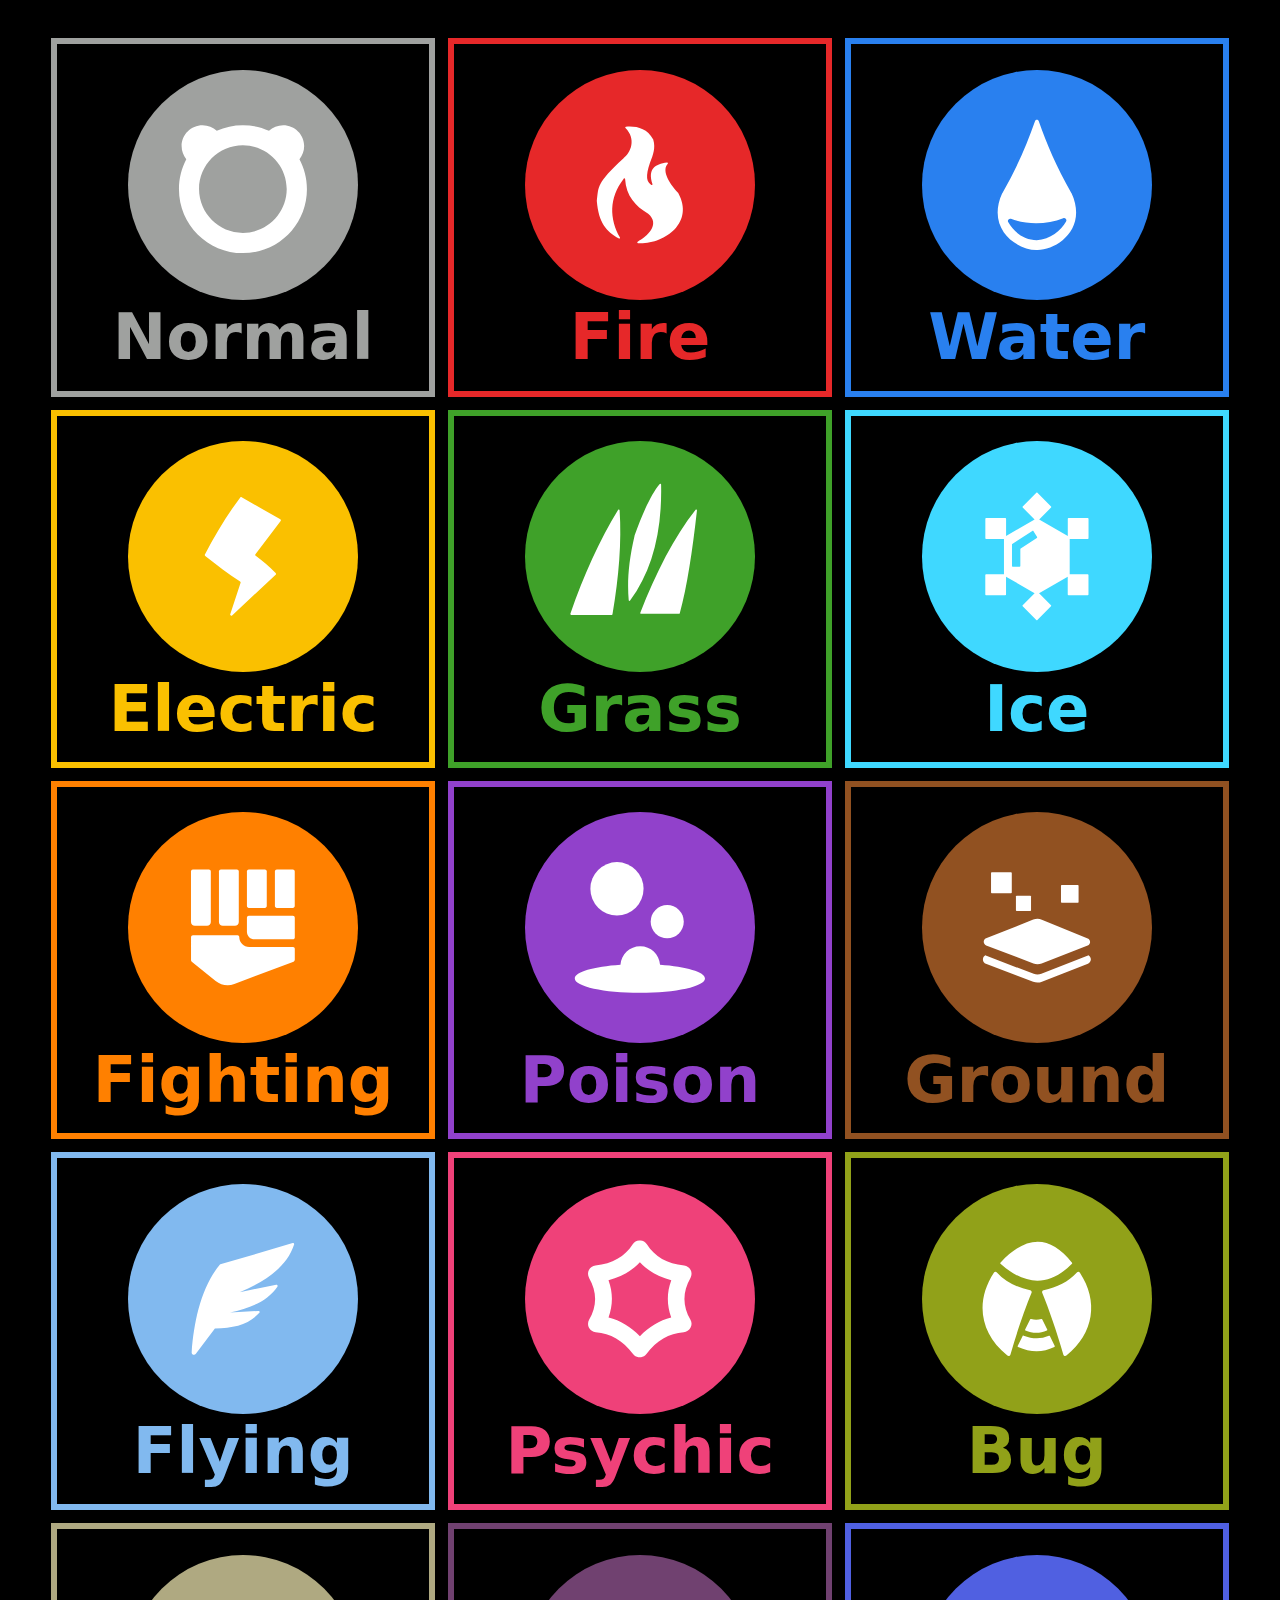
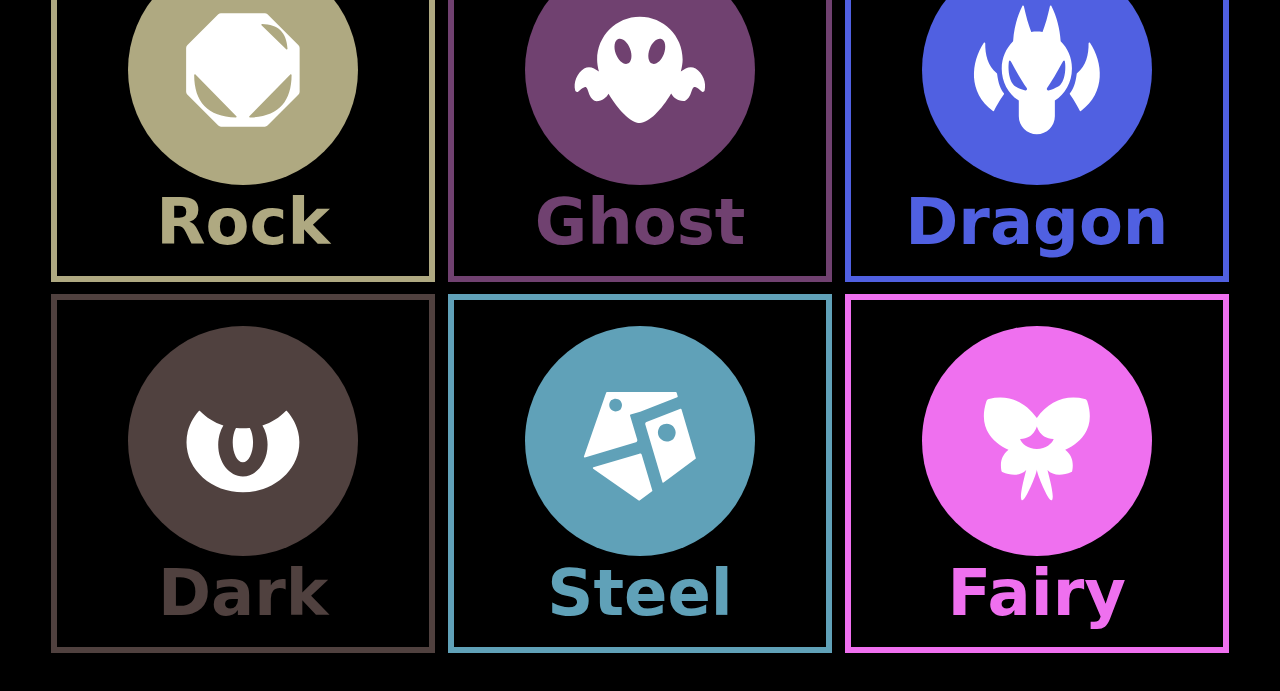
<file: docs/single.html>
<!DOCTYPE html>
<html lang='en'>
<head>
  <meta charset='UTF-8'>
  <meta name='viewport' content='width=device-width, initial-scale=1.0'>
  <title>Gengar's Type Chart</title>
  <!--
  Type Chart data thanks to: https://pokemondb.net/type
  SVG icons thanks to: https://github.com/Elginive/pokemon-type-icons
  -->
  <link rel="icon" href="data:image/svg+xml,<svg xmlns='http://www.w3.org/2000/svg' viewBox='0 0 100 100'><text y='.9em' font-size='90'>😈</text></svg>">
  <style>
*, *::before, *::after {
    box-sizing: border-box;
    font-family: system-ui;
}
body { 
    margin: 3dvw 0; padding: 0;
    background: black;
    display: flex;
    flex-direction: row;
    flex-wrap: wrap;
    justify-content: center;
    gap: 1dvw;
    overscroll-behavior: contain;
}
summary {
    display: block;
    list-style: none;
    cursor: pointer;
    width: 30dvw; height: 28dvw;
    border: 0.5dvw solid var(--color);
    background-color: black;
    color: var(--color);
}
details[open] > summary {
    background-color: lightgray;
    background-color: var(--color);
    color: white;
}
summary::before {
    content: "";
    display: block;
    background-image: var(--icon);
    background-repeat: no-repeat;
    background-position: center;
    background-size: 18dvw;
    width: 20dvw; height: 18dvw;
    margin: 2dvw auto;
}
summary::after {
    content: var(--name);
    display: block;
    text-align: center;
    font-weight: bold;
    font-size: 5dvw;
    margin-top: -2dvw;
}
div.details {
    position: absolute;
    left: 5dvw;
    width: 90dvw; height: 84dvw;
    background: var(--color);
    border: 1dvw solid black;
    padding: 1dvw;
    overflow-x: scroll;
    overflow-y: hidden;
    scrollbar-width: none;
}
div.details::-webkit-scrollbar {
    display: none;
}
div.scrolldetails {
    width: 165dvw;
    display: flex;
    flex: row nowrap;
    gap: 1dvw;
    overscroll-behavior: contain;
}
div.top { top: 4dvw; }
div.bottom { top: 91dvw; }
div.defending, div.attacking {
    width: 82.5dvw;
}
div.defending::before { content: 'These attacks against ' var(--name) ' Pokémon are:' }
div.attacking::before { content: var(--name) ' moves against other Pokémon are:' }
div.defending::before, div.attacking::before {
    display: block;
    color: white;
    font-weight: bold;
    font-weight: bold;
    font-size: 3dvw;
    margin-top: -1dvw;
    margin-bottom: 1dvw;
}
div.strong, div.weak, div.nothing {
    padding: 1dvw;
    margin-top: 1dvw;
}
div.strong::before { content: "“Super Effective” (double damage)"; }
div.weak::before { content: "“Not Very Effective” (half damage)";}
div.nothing::before { content: "“Have No Effect” (no damage)"; }
div.strong::before, div.weak::before, div.nothing::before {
    display: block;
    color: white;
    margin-top: -1dvw;
    font-size: 3dvw;
}
div.against {
    display: inline-block;
    width: 14dvw; height: 14dvw;
    background-color: black;
    margin: 2px 0; padding: 0;
}
div.against::before {
    content: "";
    display: block;
    background-image: var(--icon);
    background-repeat: no-repeat;
    background-position: center;
    background-size: 9dvw;
    width: 9dvw; height: 9dvw;
    margin: 1dvw auto;
}
div.against::after {
    content: var(--name);
    color: var(--color);
    display: block;
    text-align: center;
    font-weight: bold;
    font-size: 2.5dvw;
    margin-top: -1dvw;
}
.normal {
    --name: 'Normal';
    --color: #9fa19f;
    --icon: url([data-uri])
}
.fire {
    --name: 'Fire';
    --color: #e62829;
    --icon: url([data-uri])
}
.water {
    --name: 'Water';
    --color: #2980ef;
    --icon: url([data-uri])
}
.electric {
    --name: 'Electric';
    --color: #fac000;
    --icon: url([data-uri])
}
.grass {
    --name: 'Grass';
    --color: #3fa129;
    --icon: url([data-uri])
}
.ice {
    --name: 'Ice';
    --color: #3fd8ff;
    --icon: url([data-uri])
}
.fighting {
    --name: 'Fighting';
    --color: #ff8000;
    --icon: url([data-uri])
}
.poison {
    --name: 'Poison';
    --color: #9141cb;
    --icon: url([data-uri])
}
.ground {
    --name: 'Ground';
    --color: #915121;
    --icon: url([data-uri])
}
.flying {
    --name: 'Flying';
    --color: #81b9ef;
    --icon: url([data-uri])
}
.psychic {
    --name: 'Psychic';
    --color: #ef4179;
    --icon: url([data-uri])
}
.bug {
    --name: 'Bug';
    --color: #91a119;
    --icon: url([data-uri])
}
.rock {
    --name: 'Rock';
    --color: #afa981;
    --icon: url([data-uri])
}
.ghost {
    --name: 'Ghost';
    --color: #704170;
    --icon: url([data-uri])
}
.dragon {
    --name: 'Dragon';
    --color: #5060e1;
    --icon: url([data-uri])
}
.dark {
    --name: 'Dark';
    --color: #50413f;
    --icon: url([data-uri])
}
.steel {
    --name: 'Steel';
    --color: #60a1b8;
    --icon: url([data-uri])
}
.fairy {
    --name: 'Fairy';
    --color: #ef70ef;
    --icon: url([data-uri])
}
  </style>
</head>
<body>
  <details name='type' class='normal'>
    <summary></summary>
    <div class='details bottom'>
      <div class='scrolldetails'>
        <div class='defending'>
          <div class='strong'>
            <div class='fighting against'></div>
          </div>
          <div class='nothing'>
            <div class='ghost against'></div>
          </div>
        </div>
        <div class='attacking'>
          <div class='weak'>
            <div class='rock against'></div>
            <div class='steel against'></div>
          </div>
          <div class='nothing'>
            <div class='ghost against'></div>
          </div>
        </div>
      </div>
    </div>
  </details>
  <details name='type' class='fire'>
    <summary></summary>
    <div class='details bottom'>
      <div class='scrolldetails'>
        <div class='defending'>
          <div class='strong'>
            <div class='water against'></div>
            <div class='ground against'></div>
            <div class='rock against'></div>
          </div>
          <div class='weak'>
            <div class='fire against'></div>
            <div class='grass against'></div>
            <div class='ice against'></div>
            <div class='bug against'></div>
            <div class='steel against'></div>
            <div class='fairy against'></div>
          </div>
        </div>
        <div class='attacking'>
          <div class='strong'>
            <div class='grass against'></div>
            <div class='ice against'></div>
            <div class='bug against'></div>
            <div class='steel against'></div>
          </div>
          <div class='weak'>
            <div class='fire against'></div>
            <div class='water against'></div>
            <div class='rock against'></div>
            <div class='dragon against'></div>
          </div>
        </div>
      </div>
    </div>
  </details>
  <details name='type' class='water'>
    <summary></summary>
    <div class='details bottom'>
      <div class='scrolldetails'>
        <div class='defending'>
          <div class='strong'>
            <div class='electric against'></div>
            <div class='grass against'></div>
          </div>
          <div class='weak'>
            <div class='fire against'></div>
            <div class='water against'></div>
            <div class='ice against'></div>
            <div class='steel against'></div>
          </div>
        </div>
        <div class='attacking'>
          <div class='strong'>
            <div class='fire against'></div>
            <div class='ground against'></div>
            <div class='rock against'></div>
          </div>
          <div class='weak'>
            <div class='water against'></div>
            <div class='grass against'></div>
            <div class='dragon against'></div>
          </div>
        </div>
      </div>
    </div>
  </details>
  <details name='type' class='electric'>
    <summary></summary>
    <div class='details bottom'>
      <div class='scrolldetails'>
        <div class='defending'>
          <div class='strong'>
            <div class='ground against'></div>
          </div>
          <div class='weak'>
            <div class='electric against'></div>
            <div class='flying against'></div>
            <div class='steel against'></div>
          </div>
        </div>
        <div class='attacking'>
          <div class='strong'>
            <div class='water against'></div>
            <div class='flying against'></div>
          </div>
          <div class='weak'>
            <div class='electric against'></div>
            <div class='grass against'></div>
            <div class='dragon against'></div>
          </div>
          <div class='nothing'>
            <div class='ground against'></div>
          </div>
        </div>
      </div>
    </div>
  </details>
  <details name='type' class='grass'>
    <summary></summary>
    <div class='details bottom'>
      <div class='scrolldetails'>
        <div class='defending'>
          <div class='strong'>
            <div class='fire against'></div>
            <div class='ice against'></div>
            <div class='poison against'></div>
            <div class='flying against'></div>
            <div class='bug against'></div>
          </div>
          <div class='weak'>
            <div class='water against'></div>
            <div class='electric against'></div>
            <div class='grass against'></div>
            <div class='ground against'></div>
          </div>
        </div>
        <div class='attacking'>
          <div class='strong'>
            <div class='water against'></div>
            <div class='ground against'></div>
            <div class='rock against'></div>
          </div>
          <div class='weak'>
            <div class='fire against'></div>
            <div class='grass against'></div>
            <div class='poison against'></div>
            <div class='flying against'></div>
            <div class='bug against'></div>
            <div class='dragon against'></div>
            <div class='steel against'></div>
          </div>
        </div>
      </div>
    </div>
  </details>
  <details name='type' class='ice'>
    <summary></summary>
    <div class='details bottom'>
      <div class='scrolldetails'>
        <div class='defending'>
          <div class='strong'>
            <div class='fire against'></div>
            <div class='fighting against'></div>
            <div class='rock against'></div>
            <div class='steel against'></div>
          </div>
          <div class='weak'>
            <div class='ice against'></div>
          </div>
        </div>
        <div class='attacking'>
          <div class='strong'>
            <div class='grass against'></div>
            <div class='ground against'></div>
            <div class='flying against'></div>
            <div class='dragon against'></div>
          </div>
          <div class='weak'>
            <div class='fire against'></div>
            <div class='water against'></div>
            <div class='ice against'></div>
            <div class='steel against'></div>
          </div>
        </div>
      </div>
    </div>
  </details>
  <details name='type' class='fighting'>
    <summary></summary>
    <div class='details bottom'>
      <div class='scrolldetails'>
        <div class='defending'>
          <div class='strong'>
            <div class='flying against'></div>
            <div class='psychic against'></div>
            <div class='fairy against'></div>
          </div>
          <div class='weak'>
            <div class='bug against'></div>
            <div class='rock against'></div>
            <div class='dark against'></div>
          </div>
        </div>
        <div class='attacking'>
          <div class='strong'>
            <div class='normal against'></div>
            <div class='ice against'></div>
            <div class='rock against'></div>
            <div class='dark against'></div>
            <div class='steel against'></div>
          </div>
          <div class='weak'>
            <div class='poison against'></div>
            <div class='flying against'></div>
            <div class='psychic against'></div>
            <div class='bug against'></div>
            <div class='fairy against'></div>
          </div>
          <div class='nothing'>
            <div class='ghost against'></div>
          </div>
        </div>
      </div>
    </div>
  </details>
  <details name='type' class='poison'>
    <summary></summary>
    <div class='details bottom'>
      <div class='scrolldetails'>
        <div class='defending'>
          <div class='strong'>
            <div class='ground against'></div>
            <div class='psychic against'></div>
          </div>
          <div class='weak'>
            <div class='grass against'></div>
            <div class='fighting against'></div>
            <div class='poison against'></div>
            <div class='bug against'></div>
            <div class='fairy against'></div>
          </div>
        </div>
        <div class='attacking'>
          <div class='strong'>
            <div class='grass against'></div>
            <div class='fairy against'></div>
          </div>
          <div class='weak'>
            <div class='poison against'></div>
            <div class='ground against'></div>
            <div class='rock against'></div>
            <div class='ghost against'></div>
          </div>
          <div class='nothing'>
            <div class='steel against'></div>
          </div>
        </div>
      </div>
    </div>
  </details>
  <details name='type' class='ground'>
    <summary></summary>
    <div class='details bottom'>
      <div class='scrolldetails'>
        <div class='defending'>
          <div class='strong'>
            <div class='water against'></div>
            <div class='grass against'></div>
            <div class='ice against'></div>
          </div>
          <div class='weak'>
            <div class='poison against'></div>
            <div class='rock against'></div>
          </div>
          <div class='nothing'>
            <div class='electric against'></div>
          </div>
        </div>
        <div class='attacking'>
          <div class='strong'>
            <div class='fire against'></div>
            <div class='electric against'></div>
            <div class='poison against'></div>
            <div class='rock against'></div>
            <div class='steel against'></div>
          </div>
          <div class='weak'>
            <div class='grass against'></div>
            <div class='bug against'></div>
          </div>
          <div class='nothing'>
            <div class='flying against'></div>
          </div>
        </div>
      </div>
    </div>
  </details>
  <details name='type' class='flying'>
    <summary></summary>
    <div class='details top'>
      <div class='scrolldetails'>
        <div class='defending'>
          <div class='strong'>
            <div class='electric against'></div>
            <div class='ice against'></div>
            <div class='rock against'></div>
          </div>
          <div class='weak'>
            <div class='grass against'></div>
            <div class='fighting against'></div>
            <div class='bug against'></div>
          </div>
          <div class='nothing'>
            <div class='ground against'></div>
          </div>
        </div>
        <div class='attacking'>
          <div class='strong'>
            <div class='grass against'></div>
            <div class='fighting against'></div>
            <div class='bug against'></div>
          </div>
          <div class='weak'>
            <div class='electric against'></div>
            <div class='rock against'></div>
            <div class='steel against'></div>
          </div>
        </div>
      </div>
    </div>
  </details>
  <details name='type' class='psychic'>
    <summary></summary>
    <div class='details top'>
      <div class='scrolldetails'>
        <div class='defending'>
          <div class='strong'>
            <div class='bug against'></div>
            <div class='ghost against'></div>
            <div class='dark against'></div>
          </div>
          <div class='weak'>
            <div class='fighting against'></div>
            <div class='psychic against'></div>
          </div>
        </div>
        <div class='attacking'>
          <div class='strong'>
            <div class='fighting against'></div>
            <div class='poison against'></div>
          </div>
          <div class='weak'>
            <div class='psychic against'></div>
            <div class='steel against'></div>
          </div>
          <div class='nothing'>
            <div class='dark against'></div>
          </div>
        </div>
      </div>
    </div>
  </details>
  <details name='type' class='bug'>
    <summary></summary>
    <div class='details top'>
      <div class='scrolldetails'>
        <div class='defending'>
          <div class='strong'>
            <div class='fire against'></div>
            <div class='flying against'></div>
            <div class='rock against'></div>
          </div>
          <div class='weak'>
            <div class='grass against'></div>
            <div class='fighting against'></div>
            <div class='ground against'></div>
          </div>
        </div>
        <div class='attacking'>
          <div class='strong'>
            <div class='grass against'></div>
            <div class='psychic against'></div>
            <div class='dark against'></div>
          </div>
          <div class='weak'>
            <div class='fire against'></div>
            <div class='fighting against'></div>
            <div class='poison against'></div>
            <div class='flying against'></div>
            <div class='ghost against'></div>
            <div class='steel against'></div>
            <div class='fairy against'></div>
          </div>
        </div>
      </div>
    </div>
  </details>
  <details name='type' class='rock'>
    <summary></summary>
    <div class='details top'>
      <div class='scrolldetails'>
        <div class='defending'>
          <div class='strong'>
            <div class='water against'></div>
            <div class='grass against'></div>
            <div class='fighting against'></div>
            <div class='ground against'></div>
            <div class='steel against'></div>
          </div>
          <div class='weak'>
            <div class='normal against'></div>
            <div class='fire against'></div>
            <div class='poison against'></div>
            <div class='flying against'></div>
          </div>
        </div>
        <div class='attacking'>
          <div class='strong'>
            <div class='fire against'></div>
            <div class='ice against'></div>
            <div class='flying against'></div>
            <div class='bug against'></div>
          </div>
          <div class='weak'>
            <div class='fighting against'></div>
            <div class='ground against'></div>
            <div class='steel against'></div>
          </div>
        </div>
      </div>
    </div>
  </details>
  <details name='type' class='ghost'>
    <summary></summary>
    <div class='details top'>
      <div class='scrolldetails'>
        <div class='defending'>
          <div class='strong'>
            <div class='ghost against'></div>
            <div class='dark against'></div>
          </div>
          <div class='weak'>
            <div class='poison against'></div>
            <div class='bug against'></div>
          </div>
          <div class='nothing'>
            <div class='normal against'></div>
            <div class='fighting against'></div>
          </div>
        </div>
        <div class='attacking'>
          <div class='strong'>
            <div class='psychic against'></div>
            <div class='ghost against'></div>
          </div>
          <div class='weak'>
            <div class='dark against'></div>
          </div>
          <div class='nothing'>
            <div class='normal against'></div>
          </div>
        </div>
      </div>
    </div>
  </details>
  <details name='type' class='dragon'>
    <summary></summary>
    <div class='details top'>
      <div class='scrolldetails'>
        <div class='defending'>
          <div class='strong'>
            <div class='ice against'></div>
            <div class='dragon against'></div>
            <div class='fairy against'></div>
          </div>
          <div class='weak'>
            <div class='fire against'></div>
            <div class='water against'></div>
            <div class='electric against'></div>
            <div class='grass against'></div>
          </div>
        </div>
        <div class='attacking'>
          <div class='strong'>
            <div class='dragon against'></div>
          </div>
          <div class='weak'>
            <div class='steel against'></div>
          </div>
          <div class='nothing'>
            <div class='fairy against'></div>
          </div>
        </div>
      </div>
    </div>
  </details>
  <details name='type' class='dark'>
    <summary></summary>
    <div class='details top'>
      <div class='scrolldetails'>
        <div class='defending'>
          <div class='strong'>
            <div class='fighting against'></div>
            <div class='bug against'></div>
            <div class='fairy against'></div>
          </div>
          <div class='weak'>
            <div class='ghost against'></div>
            <div class='dark against'></div>
          </div>
          <div class='nothing'>
            <div class='psychic against'></div>
          </div>
        </div>
        <div class='attacking'>
          <div class='strong'>
            <div class='psychic against'></div>
            <div class='ghost against'></div>
          </div>
          <div class='weak'>
            <div class='fighting against'></div>
            <div class='dark against'></div>
            <div class='fairy against'></div>
          </div>
        </div>
      </div>
    </div>
  </details>
  <details name='type' class='steel'>
    <summary></summary>
    <div class='details top'>
      <div class='scrolldetails'>
        <div class='defending'>
          <div class='strong'>
            <div class='fire against'></div>
            <div class='fighting against'></div>
            <div class='ground against'></div>
          </div>
          <div class='weak'>
            <div class='normal against'></div>
            <div class='grass against'></div>
            <div class='ice against'></div>
            <div class='flying against'></div>
            <div class='psychic against'></div>
            <div class='bug against'></div>
            <div class='rock against'></div>
            <div class='dragon against'></div>
            <div class='steel against'></div>
            <div class='fairy against'></div>
          </div>
          <div class='nothing'>
            <div class='poison against'></div>
          </div>
        </div>
        <div class='attacking'>
          <div class='strong'>
            <div class='ice against'></div>
            <div class='rock against'></div>
            <div class='fairy against'></div>
          </div>
          <div class='weak'>
            <div class='fire against'></div>
            <div class='water against'></div>
            <div class='electric against'></div>
            <div class='steel against'></div>
          </div>
        </div>
      </div>
    </div>
  </details>
  <details name='type' class='fairy'>
    <summary></summary>
    <div class='details top'>
      <div class='scrolldetails'>
        <div class='defending'>
          <div class='strong'>
            <div class='poison against'></div>
            <div class='steel against'></div>
          </div>
          <div class='weak'>
            <div class='fighting against'></div>
            <div class='bug against'></div>
            <div class='dark against'></div>
          </div>
          <div class='nothing'>
            <div class='dragon against'></div>
          </div>
        </div>
        <div class='attacking'>
          <div class='strong'>
            <div class='fighting against'></div>
            <div class='dragon against'></div>
            <div class='dark against'></div>
          </div>
          <div class='weak'>
            <div class='fire against'></div>
            <div class='poison against'></div>
            <div class='steel against'></div>
          </div>
        </div>
      </div>
    </div>
  </details>
</body>
</html>
</file>
<file: style.css>
*, *::before, *::after {
    box-sizing: border-box;
    font-family: system-ui;
}
body { 
    margin: 3dvw 0; padding: 0;
    background: black;
    display: flex;
    flex-direction: row;
    flex-wrap: wrap;
    justify-content: center;
    gap: 1dvw;
    overscroll-behavior: contain;
}
summary {
    display: block;
    list-style: none;
    cursor: pointer;
    width: 30dvw; height: 28dvw;
    border: 0.5dvw solid var(--color);
    background-color: black;
    color: var(--color);
}
details[open] > summary {
    background-color: lightgray;
    background-color: var(--color);
    color: white;
}
summary::before {
    content: "";
    display: block;
    background-image: var(--icon);
    background-repeat: no-repeat;
    background-position: center;
    background-size: 18dvw;
    width: 20dvw; height: 18dvw;
    margin: 2dvw auto;
}
summary::after {
    content: var(--name);
    display: block;
    text-align: center;
    font-weight: bold;
    font-size: 5dvw;
    margin-top: -2dvw;
}
div.details {
    position: absolute;
    left: 5dvw;
    width: 90dvw; height: 84dvw;
    background: var(--color);
    border: 1dvw solid black;
    padding: 1dvw;
    overflow-x: scroll;
    overflow-y: hidden;
    scrollbar-width: none;
}
div.details::-webkit-scrollbar {
    display: none;
}
div.scrolldetails {
    width: 165dvw;
    display: flex;
    flex: row nowrap;
    gap: 1dvw;
    overscroll-behavior: contain;
}
div.top { top: 4dvw; }
div.bottom { top: 91dvw; }
div.defending, div.attacking {
    width: 82.5dvw;
}
div.defending::before { content: 'These attacks against ' var(--name) ' Pokémon are:' }
div.attacking::before { content: var(--name) ' moves against other Pokémon are:' }
div.defending::before, div.attacking::before {
    display: block;
    color: white;
    font-weight: bold;
    font-weight: bold;
    font-size: 3dvw;
    margin-top: -1dvw;
    margin-bottom: 1dvw;
}
div.strong, div.weak, div.nothing {
    padding: 1dvw;
    margin-top: 1dvw;
}
div.strong::before { content: "“Super Effective” (double damage)"; }
div.weak::before { content: "“Not Very Effective” (half damage)";}
div.nothing::before { content: "“Have No Effect” (no damage)"; }
div.strong::before, div.weak::before, div.nothing::before {
    display: block;
    color: white;
    margin-top: -1dvw;
    font-size: 3dvw;
}
div.against {
    display: inline-block;
    width: 14dvw; height: 14dvw;
    background-color: black;
    margin: 2px 0; padding: 0;
}
div.against::before {
    content: "";
    display: block;
    background-image: var(--icon);
    background-repeat: no-repeat;
    background-position: center;
    background-size: 9dvw;
    width: 9dvw; height: 9dvw;
    margin: 1dvw auto;
}
div.against::after {
    content: var(--name);
    color: var(--color);
    display: block;
    text-align: center;
    font-weight: bold;
    font-size: 2.5dvw;
    margin-top: -1dvw;
}
.normal {
    --name: 'Normal';
    --color: #9fa19f;
    --icon: url(types/normal.svg)
}
.fire {
    --name: 'Fire';
    --color: #e62829;
    --icon: url(types/fire.svg)
}
.water {
    --name: 'Water';
    --color: #2980ef;
    --icon: url(types/water.svg)
}
.electric {
    --name: 'Electric';
    --color: #fac000;
    --icon: url(types/electric.svg)
}
.grass {
    --name: 'Grass';
    --color: #3fa129;
    --icon: url(types/grass.svg)
}
.ice {
    --name: 'Ice';
    --color: #3fd8ff;
    --icon: url(types/ice.svg)
}
.fighting {
    --name: 'Fighting';
    --color: #ff8000;
    --icon: url(types/fighting.svg)
}
.poison {
    --name: 'Poison';
    --color: #9141cb;
    --icon: url(types/poison.svg)
}
.ground {
    --name: 'Ground';
    --color: #915121;
    --icon: url(types/ground.svg)
}
.flying {
    --name: 'Flying';
    --color: #81b9ef;
    --icon: url(types/flying.svg)
}
.psychic {
    --name: 'Psychic';
    --color: #ef4179;
    --icon: url(types/psychic.svg)
}
.bug {
    --name: 'Bug';
    --color: #91a119;
    --icon: url(types/bug.svg)
}
.rock {
    --name: 'Rock';
    --color: #afa981;
    --icon: url(types/rock.svg)
}
.ghost {
    --name: 'Ghost';
    --color: #704170;
    --icon: url(types/ghost.svg)
}
.dragon {
    --name: 'Dragon';
    --color: #5060e1;
    --icon: url(types/dragon.svg)
}
.dark {
    --name: 'Dark';
    --color: #50413f;
    --icon: url(types/dark.svg)
}
.steel {
    --name: 'Steel';
    --color: #60a1b8;
    --icon: url(types/steel.svg)
}
.fairy {
    --name: 'Fairy';
    --color: #ef70ef;
    --icon: url(types/fairy.svg)
}
</file>
<file: dual.css>
*, *::before, *::after {
    box-sizing: border-box;
    font-family: system-ui;
}
body { 
    margin: 0; padding: 0;
    background: black;
    overscroll-behavior: contain;
}
main, section, aside {
    position: absolute;
    top: 0; left: 0;
}
main, section {
    padding-top: 3dvw;
    display: flex;
    flex-direction: row;
    flex-wrap: wrap;
    justify-content: center;
    gap: 1dvw;
}
section {
    display: none;
    --first-name: var(--name);
    --first-color: var(--color);
}
section:target, section:has(aside:target) {
    display: flex;
}
aside {
    display: none;
    width: 100dvw;
    height: 100dvh;
    border: 3dvw solid black;
    padding: 1dvw;
    background: linear-gradient(to bottom right, var(--first-color), var(--color));
    color: white;
    --type: var(--first-name) '/' var(--name)  
}
aside.only {
    --type: var(--first-name)
}
aside:target {
    display: block;
}
a.type {
    display: block;
    text-decoration: none;
    width: 30dvw; height: 28dvw;
    border: 0.5dvw solid var(--color);
    background-color: black;
    color: var(--color);
}
a.type.only {
    background-color: var(--color);
    color: white;
}
a.type::before {
    content: "";
    display: block;
    background-image: var(--icon);
    background-repeat: no-repeat;
    background-position: center;
    background-size: 18dvw;
    width: 20dvw; height: 18dvw;
    margin: 2dvw auto;
}
a.type::after {
    content: var(--name);
    display: block;
    text-align: center;
    font-weight: bold;
    font-size: 5dvw;
    margin-top: -2dvw;
}
a.reset {
    position: absolute;
    display: block;
    top: 1dvw; right: 1dvw;
    width: 6dvw; height: 6dvw;
    background-image: url("data:image/svg+xml,<svg version='1.1' xmlns='http://www.w3.org/2000/svg' viewBox='0 0 64 64'><rect width='64' height='64' fill='black'/><path d='M 12 12 L 52 52 M 52 12 L 12 52' stroke='red' stroke-width='8' stroke-linecap='round'/></svg>");
    background-size: cover;
}
div.defending, div.attacking {
    filter: drop-shadow(0 0 1px black);
}
div.defending::before { content: 'Against ' var(--type) ' Pokémon, these attacks are:' }
div.attacking::before { content: var(--type) ' moves against other Pokémon are:' }
div.defending::before, div.attacking::before {
    display: block;
    color: white;
    font-weight: bold;
    font-size: 3dvw;
    margin-bottom: 2dvw;
}
div.attacking {
    margin-top: 3dvw;
    padding-top: 1dvw;
    border-top: 0.5dvw solid white;
}
div.attacking>div, div.defending>div {
    padding: 1dvw;
    margin-top: 1dvw;
}
div.x400::before { content: "“Super Effective” (quadruple damage)"; }
div.x200::before { content: "“Super Effective” (double damage)"; }
div.x50::before { content: "“Not Very Effective” (half damage)";}
div.x25::before { content: "“Not Very Effective” (quarter damage)";}
div.x0::before { content: "“Have No Effect” (no damage)"; }
div.x400::before, div.x200::before, div.x50::before, div.x25::before, div.x0::before {
    display: block;
    color: white;
    margin-top: -1dvw;
    font-size: 3dvw;
}
a.move {
    display: inline-block;
    width: 14dvw; height: 14dvw;
    background-color: black;
    text-decoration: none;
    margin: 2px 0; padding: 0;
}
a.move::before {
    content: "";
    display: block;
    background-image: var(--icon);
    background-repeat: no-repeat;
    background-position: center;
    background-size: 9dvw;
    width: 9dvw; height: 9dvw;
    margin: 1dvw auto;
}
a.move::after {
    content: var(--name);
    color: var(--color);
    display: block;
    text-align: center;
    font-weight: bold;
    font-size: 2.5dvw;
    margin-top: -1dvw;
}
.normal {
    --name: 'Normal';
    --color: #9fa19f;
    --icon: url(types/normal.svg)
}
.fire {
    --name: 'Fire';
    --color: #e62829;
    --icon: url(types/fire.svg)
}
.water {
    --name: 'Water';
    --color: #2980ef;
    --icon: url(types/water.svg)
}
.electric {
    --name: 'Electric';
    --color: #fac000;
    --icon: url(types/electric.svg)
}
.grass {
    --name: 'Grass';
    --color: #3fa129;
    --icon: url(types/grass.svg)
}
.ice {
    --name: 'Ice';
    --color: #3fd8ff;
    --icon: url(types/ice.svg)
}
.fighting {
    --name: 'Fighting';
    --color: #ff8000;
    --icon: url(types/fighting.svg)
}
.poison {
    --name: 'Poison';
    --color: #9141cb;
    --icon: url(types/poison.svg)
}
.ground {
    --name: 'Ground';
    --color: #915121;
    --icon: url(types/ground.svg)
}
.flying {
    --name: 'Flying';
    --color: #81b9ef;
    --icon: url(types/flying.svg)
}
.psychic {
    --name: 'Psychic';
    --color: #ef4179;
    --icon: url(types/psychic.svg)
}
.bug {
    --name: 'Bug';
    --color: #91a119;
    --icon: url(types/bug.svg)
}
.rock {
    --name: 'Rock';
    --color: #afa981;
    --icon: url(types/rock.svg)
}
.ghost {
    --name: 'Ghost';
    --color: #704170;
    --icon: url(types/ghost.svg)
}
.dragon {
    --name: 'Dragon';
    --color: #5060e1;
    --icon: url(types/dragon.svg)
}
.dark {
    --name: 'Dark';
    --color: #50413f;
    --icon: url(types/dark.svg)
}
.steel {
    --name: 'Steel';
    --color: #60a1b8;
    --icon: url(types/steel.svg)
}
.fairy {
    --name: 'Fairy';
    --color: #ef70ef;
    --icon: url(types/fairy.svg)
}
</file>
